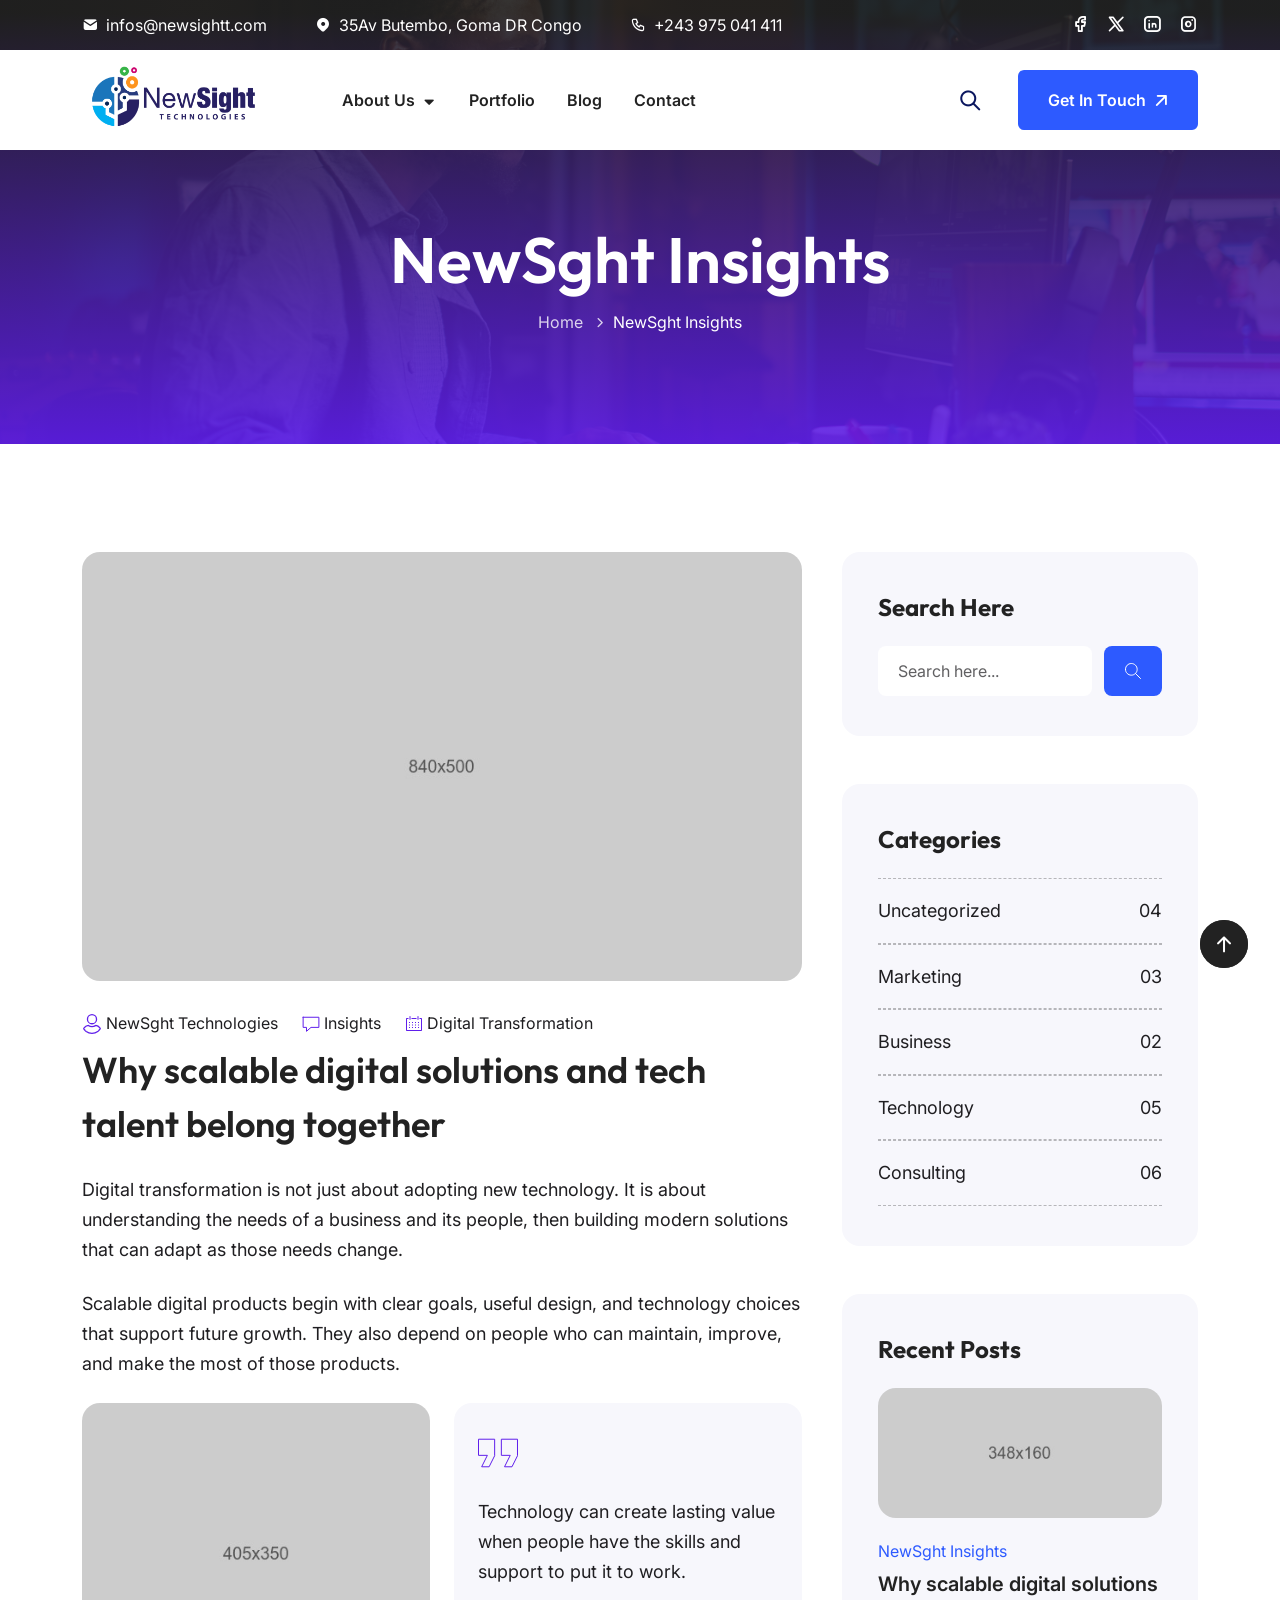
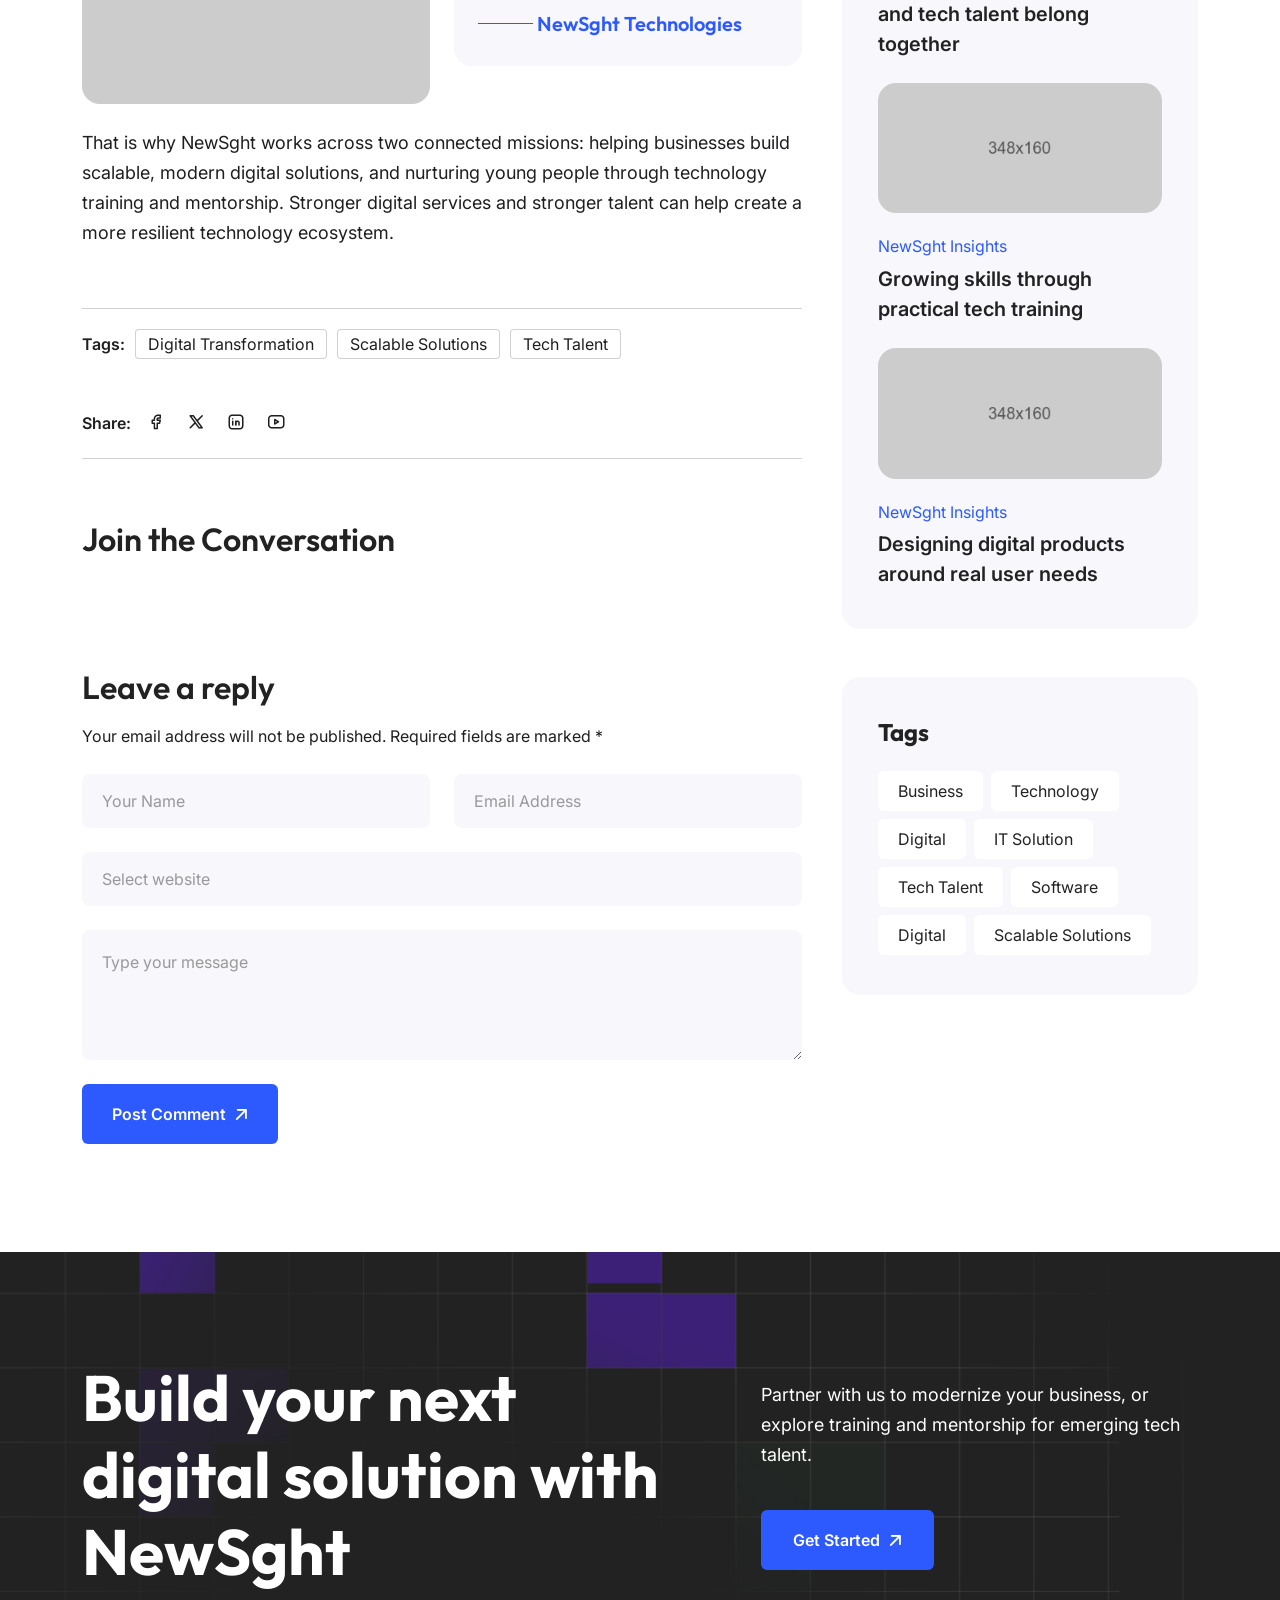
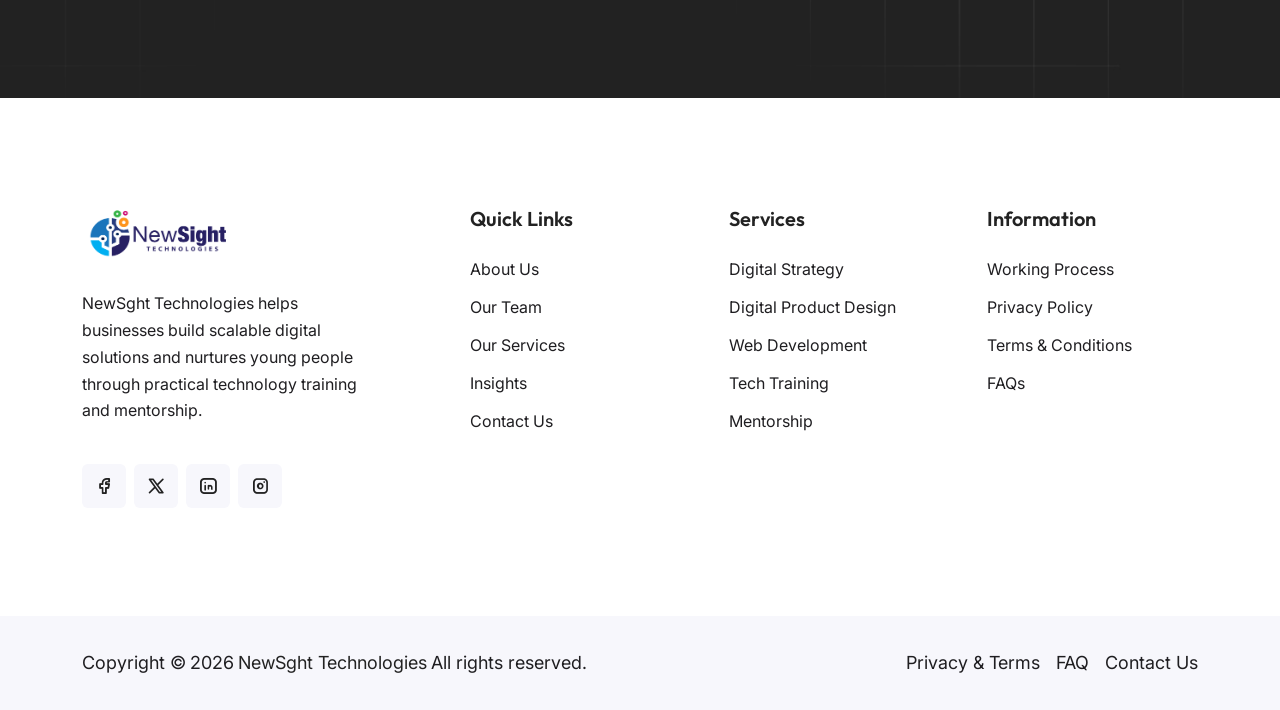
<file: blog-details.html>
<!DOCTYPE html>
<html lang="en">

<head>
   <meta charset="utf-8">
   <meta name="viewport" content="width=device-width, initial-scale=1">
   <meta name="description"
      content="Explore how NewSght Technologies connects scalable digital solutions with the growth of young tech talent.">

   <!-- Title & Favicon -->
   <title>Digital Solutions and Tech Talent | NewSght Technologies</title>
   <link rel="shortcut icon" href="assets/img/core-img/icon.png" type="image/x-icon">

   <!-- Stylesheet -->
   <link rel="stylesheet" href="assets/css/animate.css">
   <link rel="stylesheet" href="assets/css/tabler-icons.min.css">
   <link rel="stylesheet" href="assets/css/bootstrap.min.css">
   <link rel="stylesheet" href="assets/css/swiper-bundle.min.css">
   <link rel="stylesheet" href="style.css">
</head>

<body>
   <!-- Preloader -->


   <!-- Search Form Overlay -->
   <div class="search-bg-overlay" id="searchOverlay"></div>

   <!-- Search Form Popup -->
   <div class="search-form-popup">
      <h2 class="mb-4">How can I help you, Today?</h2>
      <button type="button" class="close-btn" id="searchClose" aria-label="Close">
         <i class="ti ti-x"></i>
      </button>
      <form class="search-form">
         <input type="search" class="form-control" placeholder="Search...">
         <button type="submit" class="btn btn-primary">
            <i class="ti ti-search"></i> Search
         </button>
      </form>
   </div>

   <!-- Header Area-->
   <header class="header-area style-two">
      <!-- Header Top -->
      <div class="header-top">
         <div class="container h-100 d-flex align-items-center justify-content-between">
            <!-- Left Side -->
            <div class="left-side d-flex align-items-center gap-4 gap-lg-5">
               <div class="d-flex align-items-center gap-2 text-white">
                  <i class="ti ti-mail-filled"></i>
                  <span class="d-none d-lg-block">infos@newsightt.com</span>
               </div>
               <div class="d-flex align-items-center gap-2 text-white">
                  <i class="ti ti-map-pin-filled"></i>
                  <span class="d-none d-lg-block">35Av Butembo, Goma DR Congo</span>
               </div>
               <div class="d-flex align-items-center gap-2 text-white">
                  <i class="ti ti-phone"></i>
                  <span class="d-none d-lg-block">+243 975 041 411</span>
               </div>
            </div>

            <!-- Right Side -->
            <div class="right-side">
               <div class="social-nav d-flex align-items-center gap-3">
                  <a
                     href="https://web.facebook.com/people/NewSight-Technologies/100063937869709/?mibextid=wwXIfr&rdid=kKK9k2VkdPqgcBkP&share_url=https%3A%2F%2Fweb.facebook.com%2Fshare%2F1G3HQUti5u%2F%3Fmibextid%3DwwXIfr%26ref%3D1%26_rdc%3D1%26_rdr">
                     <i class="ti ti-brand-facebook"></i>
                  </a>
                  <a href="https://x.com/newsighttech2?s=11">
                     <i class="ti ti-brand-x"></i>
                  </a>
                  <a href="https://www.linkedin.com/company/newsight-technologies-sarl/">
                     <i class="ti ti-brand-linkedin"></i>
                  </a>
                  <a href="https://www.instagram.com/newsight_tech?stkn=MW45aGwzYWlrajB5aw%3D%3D&utm_source=qr">
                     <i class="ti ti-brand-instagram"></i>
                  </a>
               </div>
            </div>
         </div>
      </div>

      <nav class="navbar navbar-expand-lg">
         <div class="container">
            <!-- Navbar Brand -->
            <a class="navbar-brand" href="index.html">
               <img src="assets/img/core-img/log.PNG" alt="" style="width: 180px; height: 78px;">
            </a>

            <!-- Navbar Toggler -->
            <button class="navbar-toggler" type="button" data-bs-toggle="collapse" data-bs-target="#softoraNav"
               aria-controls="softoraNav" aria-expanded="false" aria-label="Toggle navigation">
               <i class="ti ti-category"></i>
            </button>

            <!-- Navbar Nav -->
            <div class="collapse navbar-collapse justify-content-between" id="softoraNav">
               <ul class="navbar-nav navbar-nav-scroll">
                  <li class="softora-dd">
                     <!--<ul class="softora-dd-menu">
                        <li>
                           <a href="index.html">IT Service</a>
                        </li>
                        <li>
                           <a href="home-2.html">AI Agency</a>
                        </li>
                        <li>
                           <a href="home-3.html">Cyber Security</a>
                        </li>
                        <li>
                           <a href="home-4.html">Big Data Analytics</a>
                        </li>
                     </ul>-->
                  </li>
                  <li class="softora-dd">
                     <a href="#">About Us <i class="ti ti-caret-down-filled"></i></a>
                     <ul class="softora-dd-menu">
                        <li class="softora-dd">
                           <a href="about-us.html">About Us</a>
                        </li>
                        <li class="softora-dd">
                           <a href="service.html">Service</a>

                        </li>


                        <li>
                           <a href="faqs.html">FAQs</a>
                        </li>

                     </ul>
                  </li>
                  <li class="softora-dd">
                     <a href="portfolio-masonry.html">Portfolio</a>

                  </li>
                  <li class="softora-dd">
                     <a href="blog-grid.html">Blog</a>

                  </li>
                  <li class="softora-dd">
                     <a href="contact.html">Contact</a>
                  </li>
               </ul>

               <div class="d-flex align-items-center mt-4 mt-lg-0">
                  <!-- Search Button -->
                  <div class="header-search-btn" id="searchButton">
                     <button class="btn">
                        <i class="ti ti-search"></i>
                     </button>
                  </div>

                  <!-- Button -->
                  <a href="contact.html" class="btn btn-primary">
                     Get in Touch <i class="ti ti-arrow-up-right"></i>
                  </a>
               </div>
            </div>
         </div>
      </nav>
   </header>


   <!-- Breadcrumb Section -->
   <div class="breadcrumb-section bg-img" style="background-image: url('assets/img/bg-img/90.jpg');">
      <div class="container">
         <!-- Breadcrumb Content -->
         <div class="breadcrumb-content">
            <div class="divider"></div>
            <h2>NewSght Insights</h2>
            <ul class="list-unstyled">
               <li><a href="index.html">Home</a></li>
               <li>NewSght Insights</li>
            </ul>
         </div>
      </div>

      <!-- Divider -->
      <div class="divider"></div>
   </div>

   <!-- User Profile [SVG] -->
   <svg xmlns="http://www.w3.org/2000/svg" class="d-none">
      <symbol id="icon-user-profile" viewBox="0 0 20 20" fill="none">
         <path
            d="M10.001 0.650391C12.499 0.650391 14.5437 2.69437 14.5439 5.19238C14.5439 7.69056 12.4992 9.73535 10.001 9.73535C7.50299 9.73517 5.45898 7.69045 5.45898 5.19238C5.45919 2.69448 7.50308 0.650569 10.001 0.650391Z"
            stroke="#601FEB" stroke-width="1.3" />
         <path
            d="M6.2041 11.4083C6.22327 11.4045 6.26409 11.4086 6.30469 11.4269L6.34375 11.4493L6.34863 11.4523C7.41552 12.2397 8.68474 12.6455 9.99902 12.6456C11.2313 12.6456 12.4247 12.2892 13.4482 11.5958L13.6504 11.4523L13.6553 11.4493C13.6717 11.4374 13.7412 11.4077 13.8506 11.4171C15.3678 11.6303 16.7302 12.4459 17.6689 13.6915L17.8516 13.9474L17.8555 13.9523C18.0155 14.1834 18.152 14.4238 18.2607 14.671C18.1428 14.8748 18.0147 15.0722 17.8711 15.2697L17.7158 15.4767L17.708 15.4874C17.4915 15.7812 17.2481 16.0563 16.9902 16.3253L16.7285 16.5929C16.4317 16.8896 16.0922 17.1862 15.7559 17.4386C14.0785 18.6913 12.0607 19.3497 9.97656 19.3497C7.89732 19.3497 5.88498 18.6935 4.20996 17.4464C3.84577 17.1505 3.51261 16.8799 3.22559 16.5929L3.21875 16.5851L3.21094 16.5792L2.95215 16.3234C2.78377 16.1498 2.62475 15.9693 2.47168 15.7794L2.24609 15.4874L2.24316 15.4825L1.94434 15.0695C1.86428 14.9526 1.78843 14.8339 1.71875 14.7169C1.83566 14.4561 1.98209 14.1841 2.14258 13.9523L2.14355 13.9532L2.15137 13.9415C3.06835 12.5558 4.53571 11.6392 6.16504 11.4152L6.18457 11.4122L6.2041 11.4083Z"
            stroke="#601FEB" stroke-width="1.3" />
      </symbol>
   </svg>

   <!-- Message Box [SVG] -->
   <svg xmlns="http://www.w3.org/2000/svg" class="d-none">
      <symbol id="icon-message-box" viewBox="0 0 18 18" fill="none">
         <path d="M1.125 2.25H16.875V12.375H9L4.5 16.3125V12.375H1.125V2.25Z" stroke="#601FEB" stroke-linecap="round"
            stroke-linejoin="round" />
      </symbol>
   </svg>

   <!-- Calendar [SVG] -->
   <svg xmlns="http://www.w3.org/2000/svg" class="d-none">
      <symbol id="icon-calendar" viewBox="0 0 18 18" fill="none">
         <g clip-path="url(#clip0)">
            <path
               d="M16.1251 3H14.5001V4H16.0001V15H2.00013V4H3.50013V3H1.87513C1.75825 3.00195 1.6429 3.02691 1.53566 3.07345C1.42843 3.11999 1.33141 3.1872 1.25016 3.27125C1.1689 3.35529 1.105 3.45451 1.0621 3.56325C1.0192 3.67199 0.998142 3.78812 1.00013 3.905V15.095C0.998142 15.2119 1.0192 15.328 1.0621 15.4367C1.105 15.5455 1.1689 15.6447 1.25016 15.7288C1.33141 15.8128 1.42843 15.88 1.53566 15.9265C1.6429 15.9731 1.75825 15.998 1.87513 16H16.1251C16.242 15.998 16.3574 15.9731 16.4646 15.9265C16.5718 15.88 16.6688 15.8128 16.7501 15.7288C16.8314 15.6447 16.8953 15.5455 16.9382 15.4367C16.9811 15.328 17.0021 15.2119 17.0001 15.095V3.905C17.0021 3.78812 16.9811 3.67199 16.9382 3.56325C16.8953 3.45451 16.8314 3.35529 16.7501 3.27125C16.6688 3.1872 16.5718 3.11999 16.4646 3.07345C16.3574 3.02691 16.242 3.00195 16.1251 3Z"
               fill="#601FEB" />
            <path d="M4 7H5V8H4V7Z" fill="#601FEB" />
            <path d="M7 7H8V8H7V7Z" fill="#601FEB" />
            <path d="M10 7H11V8H10V7Z" fill="#601FEB" />
            <path d="M13 7H14V8H13V7Z" fill="#601FEB" />
            <path d="M4 9.5H5V10.5H4V9.5Z" fill="#601FEB" />
            <path d="M7 9.5H8V10.5H7V9.5Z" fill="#601FEB" />
            <path d="M10 9.5H11V10.5H10V9.5Z" fill="#601FEB" />
            <path d="M13 9.5H14V10.5H13V9.5Z" fill="#601FEB" />
            <path d="M4 12H5V13H4V12Z" fill="#601FEB" />
            <path d="M7 12H8V13H7V12Z" fill="#601FEB" />
            <path d="M10 12H11V13H10V12Z" fill="#601FEB" />
            <path d="M13 12H14V13H13V12Z" fill="#601FEB" />
            <path
               d="M5 5C5.13261 5 5.25979 4.94732 5.35355 4.85355C5.44732 4.75979 5.5 4.63261 5.5 4.5V1.5C5.5 1.36739 5.44732 1.24021 5.35355 1.14645C5.25979 1.05268 5.13261 1 5 1C4.86739 1 4.74021 1.05268 4.64645 1.14645C4.55268 1.24021 4.5 1.36739 4.5 1.5V4.5C4.5 4.63261 4.55268 4.75979 4.64645 4.85355C4.74021 4.94732 4.86739 5 5 5Z"
               fill="#601FEB" />
            <path
               d="M13 5C13.1326 5 13.2598 4.94732 13.3536 4.85355C13.4473 4.75979 13.5 4.63261 13.5 4.5V1.5C13.5 1.36739 13.4473 1.24021 13.3536 1.14645C13.2598 1.05268 13.1326 1 13 1C12.8674 1 12.7402 1.05268 12.6464 1.14645C12.5527 1.24021 12.5 1.36739 12.5 1.5V4.5C12.5 4.63261 12.5527 4.75979 12.6464 4.85355C12.7402 4.94732 12.8674 5 13 5Z"
               fill="#601FEB" />
            <path d="M6.5 3H11.5V4H6.5V3Z" fill="#601FEB" />
         </g>
         <defs>
            <clipPath id="clip0">
               <rect width="18" height="18" fill="white" />
            </clipPath>
         </defs>
      </symbol>
   </svg>

   <!-- Blog Section -->
   <div class="blog-section">
      <!-- Divider -->
      <div class="divider"></div>

      <div class="container">
         <div class="row g-5 g-md-4 g-xxl-5">
            <!-- Single Blog Content -->
            <div class="col-12 col-md-7 col-lg-8">
               <div class="pe-lg-3">
                  <!-- Single Blog Content -->
                  <div class="single-blog-content">
                     <div class="blog-card-two wow fadeInUp" data-wow-duration="1000ms" data-wow-delay="200ms">
                        <!-- Post Image -->
                        <div class="post-img">
                           <img src="assets/img/bg-img/117.jpg" alt="">
                        </div>

                        <!-- Post Body -->
                        <div class="post-body">
                           <!-- Blog Meta -->
                           <div class="blog-meta mb-2 flex-wrap d-flex align-items-center gap-4">
                              <a href="#">
                                 <svg width="20" height="20">
                                    <use xlink:href="#icon-user-profile"></use>
                                 </svg>
                                 NewSght Technologies
                              </a>
                              <a href="#">
                                 <svg width="18" height="18">
                                    <use xlink:href="#icon-message-box"></use>
                                 </svg>
                                 Insights
                              </a>
                              <a href="#">
                                 <svg width="18" height="18">
                                    <use xlink:href="#icon-calendar"></use>
                                 </svg>
                                 Digital Transformation
                              </a>
                           </div>

                           <!-- Post Title -->
                           <h3 class="post-title mb-4">Why scalable digital solutions and tech talent belong together
                           </h3>

                           <div class="d-flex flex-column gap-4">
                              <p>Digital transformation is not just about adopting new technology. It is about
                                 understanding the needs of a business and its people, then building modern solutions
                                 that can adapt as those needs change.</p>

                              <p>Scalable digital products begin with clear goals, useful design, and technology
                                 choices that support future growth. They also depend on people who can maintain,
                                 improve, and make the most of those products.</p>

                              <div class="d-flex flex-column gap-4">
                                 <div class="row g-4">
                                    <div class="col-12 col-lg-6">
                                       <img src="assets/img/bg-img/123.jpg" alt="">
                                    </div>

                                    <div class="col-12 col-lg-6">
                                       <!-- Blog Quote -->
                                       <div class="blog-quote">
                                          <svg xmlns="http://www.w3.org/2000/svg" width="40" height="40"
                                             viewBox="0 0 40 40" fill="none">
                                             <path
                                                d="M16.6426 6.21399V22.7384L11.1191 33.7853H3.66602L9.01855 23.0802L9.38086 22.3566H0.5V6.21399H16.6426Z"
                                                stroke="#601FEB" />
                                             <path
                                                d="M39.498 6.21399V22.7384L33.9746 33.7853H26.5215L31.874 23.0802L32.2363 22.3566H23.3555V6.21399H39.498Z"
                                                stroke="#601FEB" />
                                          </svg>
                                          <p>Technology can create lasting value when people have the skills and
                                             support to put it to work.</p>
                                          <h5 class="mb-0"><span class="small-line"></span> NewSght Technologies</h5>
                                       </div>
                                    </div>
                                 </div>
                              </div>

                              <p>That is why NewSght works across two connected missions: helping businesses build
                                 scalable, modern digital solutions, and nurturing young people through technology
                                 training and mentorship. Stronger digital services and stronger talent can help
                                 create a more resilient technology ecosystem.</p>
                           </div>
                        </div>
                     </div>
                  </div>

                  <div class="divider-sm"></div>

                  <!-- Tag & Share -->
                  <div class="tag-share-wrapper">
                     <ul class="list-unstyled tag-list">
                        <li>Tags:</li>
                        <li><a href="#">Digital Transformation</a></li>
                        <li><a href="#">Scalable Solutions</a></li>
                        <li><a href="#">Tech Talent</a></li>
                     </ul>

                     <ul class="list-unstyled share-list">
                        <li>Share:</li>
                        <li><a href="#"><i class="ti ti-brand-facebook"></i></a></li>
                        <li><a href="#"><i class="ti ti-brand-x"></i></a></li>
                        <li><a href="#"><i class="ti ti-brand-linkedin"></i></a></li>
                        <li><a href="#"><i class="ti ti-brand-youtube"></i></a></li>
                     </ul>
                  </div>

                  <div class="divider-sm"></div>

                  <!-- Comments -->
                  <div class="blog-comments">
                     <h2 class="mb-5">Join the Conversation</h2>

                     <!-- Sample comments removed until real comments are available.
                     <ul class="blog-comments-list">
                        <li class="single-comment">
                           <div class="d-flex gap-4">
                              <div class="comment-img">
                                 <img src="assets/img/bg-img/124.jpg" alt="">
                              </div>
                              <div class="comment-content">
                                 <div class="d-flex flex-wrap gap-3 justify-content-between align-items-center mb-2">
                                    <div>
                                       <p class="mb-1">Jan 28, 2025</p>
                                       <div class="mb-0 h4 fw-semibold">Mariya Dsuza</div>
                                    </div>
                                    <a href="#" class="btn btn-link">
                                       <svg xmlns="http://www.w3.org/2000/svg" width="20" height="20"
                                          viewBox="0 0 20 20" fill="none">
                                          <path
                                             d="M9.16927 16.6654L0.835938 9.9987L9.16927 3.33203V7.4987C13.7716 7.4987 17.5026 11.2297 17.5026 15.832C17.5026 16.0594 17.4935 16.2848 17.4756 16.5076C16.2197 14.1239 13.7176 12.4987 10.8359 12.4987H9.16927V16.6654Z"
                                             fill="#601FEB" />
                                       </svg> Reply
                                    </a>
                                 </div>
                                 <p class="mb-0">The third Monday of January is supposed to be the most depressing day
                                    of
                                    the year. Whether you believe that or not, the long nights, cold weather, and
                                    trying.
                                 </p>
                              </div>
                           </div>

                           <ul>
                              <li class="single-comment">
                                 <div class="d-flex gap-4">
                                    <div class="comment-img">
                                       <img src="assets/img/bg-img/125.jpg" alt="">
                                    </div>
                                    <div class="comment-content">
                                       <div
                                          class="d-flex flex-wrap gap-3 justify-content-between align-items-center mb-2">
                                          <div>
                                             <p class="mb-1">Jan 28, 2025</p>
                                             <div class="mb-0 h4 fw-semibold">Mariya Dsuza</div>
                                          </div>
                                          <a href="#" class="btn btn-link">
                                             <svg xmlns="http://www.w3.org/2000/svg" width="20" height="20"
                                                viewBox="0 0 20 20" fill="none">
                                                <path
                                                   d="M9.16927 16.6654L0.835938 9.9987L9.16927 3.33203V7.4987C13.7716 7.4987 17.5026 11.2297 17.5026 15.832C17.5026 16.0594 17.4935 16.2848 17.4756 16.5076C16.2197 14.1239 13.7176 12.4987 10.8359 12.4987H9.16927V16.6654Z"
                                                   fill="#601FEB" />
                                             </svg> Reply
                                          </a>
                                       </div>
                                       <p class="mb-0">The third Monday of January is supposed to be the most depressing
                                          day of
                                          the year. Whether you believe that or not, the long nights, cold weather, and
                                          trying.
                                       </p>
                                    </div>
                                 </div>
                              </li>
                           </ul>
                        </li>

                        <li class="single-comment">
                           <div class="d-flex gap-4">
                              <div class="comment-img">
                                 <img src="assets/img/bg-img/126.jpg" alt="">
                              </div>
                              <div class="comment-content">
                                 <div class="d-flex flex-wrap gap-3 justify-content-between align-items-center mb-2">
                                    <div>
                                       <p class="mb-1">Jan 28, 2025</p>
                                       <div class="mb-0 h4 fw-semibold">Mariya Dsuza</div>
                                    </div>
                                    <a href="#" class="btn btn-link">
                                       <svg xmlns="http://www.w3.org/2000/svg" width="20" height="20"
                                          viewBox="0 0 20 20" fill="none">
                                          <path
                                             d="M9.16927 16.6654L0.835938 9.9987L9.16927 3.33203V7.4987C13.7716 7.4987 17.5026 11.2297 17.5026 15.832C17.5026 16.0594 17.4935 16.2848 17.4756 16.5076C16.2197 14.1239 13.7176 12.4987 10.8359 12.4987H9.16927V16.6654Z"
                                             fill="#601FEB" />
                                       </svg> Reply
                                    </a>
                                 </div>
                                 <p class="mb-0">The third Monday of January is supposed to be the most depressing
                                    day of
                                    the year. Whether you believe that or not, the long nights, cold weather, and
                                    trying.
                                 </p>
                              </div>
                           </div>
                        </li>
                     </ul> -->
                  </div>

                  <div class="divider-sm"></div>

                  <!-- Comment Form -->
                  <div class="comment-form contact-form m-0 p-0">
                     <div class="mb-4">
                        <h2 class="mb-3">Leave a reply</h2>
                        <p class="mb-0">Your email address will not be published. Required fields are marked *</p>
                     </div>

                     <!-- Form -->
                     <form action="#" method="get">
                        <div class="row g-4">
                           <div class="col-12 col-lg-6">
                              <input type="text" class="form-control" placeholder="Your Name">
                           </div>
                           <div class="col-12 col-lg-6">
                              <input type="email" class="form-control" placeholder="Email Address">
                           </div>
                           <div class="col-12">
                              <input type="text" class="form-control" placeholder="Select website">
                           </div>
                           <div class="col-12">
                              <textarea class="form-control" rows="20" cols="30"
                                 placeholder="Type your message"></textarea>
                           </div>
                           <div class="col-12">
                              <button type="submit" class="btn btn-primary">Post Comment <i
                                    class="ti ti-arrow-up-right"></i></button>
                           </div>
                        </div>
                     </form>
                  </div>
               </div>
            </div>

            <div class="col-12 col-md-5 col-lg-4">
               <div class="d-flex flex-column gap-5">
                  <!-- Widget -->
                  <div class="blog-widget">
                     <h4 class="fw-bold mb-4">Search Here</h4>

                     <!-- Form -->
                     <form action="#" method="get">
                        <input type="search" placeholder="Search here..." class="form-control">
                        <button type="submit">
                           <svg xmlns="http://www.w3.org/2000/svg" width="20" height="20" viewBox="0 0 20 20"
                              fill="none">
                              <g clip-path="url(#clip0_1_17841)">
                                 <path
                                    d="M2.5 8.33333C2.5 9.09938 2.65088 9.85792 2.94404 10.5657C3.23719 11.2734 3.66687 11.9164 4.20854 12.4581C4.75022 12.9998 5.39328 13.4295 6.10101 13.7226C6.80875 14.0158 7.56729 14.1667 8.33333 14.1667C9.09938 14.1667 9.85792 14.0158 10.5657 13.7226C11.2734 13.4295 11.9164 12.9998 12.4581 12.4581C12.9998 11.9164 13.4295 11.2734 13.7226 10.5657C14.0158 9.85792 14.1667 9.09938 14.1667 8.33333C14.1667 7.56729 14.0158 6.80875 13.7226 6.10101C13.4295 5.39328 12.9998 4.75022 12.4581 4.20854C11.9164 3.66687 11.2734 3.23719 10.5657 2.94404C9.85792 2.65088 9.09938 2.5 8.33333 2.5C7.56729 2.5 6.80875 2.65088 6.10101 2.94404C5.39328 3.23719 4.75022 3.66687 4.20854 4.20854C3.66687 4.75022 3.23719 5.39328 2.94404 6.10101C2.65088 6.80875 2.5 7.56729 2.5 8.33333Z"
                                    stroke="white" stroke-linecap="round" stroke-linejoin="round" />
                                 <path d="M17.5 17.5L12.5 12.5" stroke="white" stroke-linecap="round"
                                    stroke-linejoin="round" />
                              </g>
                              <defs>
                                 <clipPath id="clip0_1_17841">
                                    <rect width="20" height="20" fill="white" />
                                 </clipPath>
                              </defs>
                           </svg>
                        </button>
                     </form>
                  </div>

                  <!-- Widget -->
                  <div class="blog-widget">
                     <h4 class="fw-bold mb-4">Categories</h4>

                     <ul class="blog-list style-two">
                        <li>
                           <a href="blog-grid.html">
                              Uncategorized
                              <span>04</span>
                           </a>
                        </li>
                        <li>
                           <a href="blog-grid.html">
                              Marketing
                              <span>03</span>
                           </a>
                        </li>
                        <li>
                           <a href="blog-grid.html">
                              Business
                              <span>02</span>
                           </a>
                        </li>
                        <li>
                           <a href="blog-grid.html">
                              Technology
                              <span>05</span>
                           </a>
                        </li>
                        <li>
                           <a href="blog-grid.html">
                              Consulting
                              <span>06</span>
                           </a>
                        </li>
                     </ul>
                  </div>

                  <!-- Widget -->
                  <div class="blog-widget">
                     <h4 class="fw-bold mb-4">Recent Posts</h4>

                     <div class="d-flex flex-column gap-4">

                        <!-- Widget Blog Post -->
                        <div class="widget-blog-post">
                           <div class="blog-thumbnail">
                              <img src="assets/img/bg-img/122.jpg" alt="">
                           </div>
                           <div class="blog-content">
                              <p class="mb-1 text-primary">NewSght Insights</p>
                              <a href="blog-details.html">Why scalable digital solutions and tech talent belong
                                 together</a>
                           </div>
                        </div>

                        <!-- Widget Blog Post -->
                        <div class="widget-blog-post">
                           <div class="blog-thumbnail">
                              <img src="assets/img/bg-img/121.jpg" alt="">
                           </div>
                           <div class="blog-content">
                              <p class="mb-1 text-primary">NewSght Insights</p>
                              <a href="blog-details.html">Growing skills through practical tech training</a>
                           </div>
                        </div>

                        <!-- Widget Blog Post -->
                        <div class="widget-blog-post">
                           <div class="blog-thumbnail">
                              <img src="assets/img/bg-img/120.jpg" alt="">
                           </div>
                           <div class="blog-content">
                              <p class="mb-1 text-primary">NewSght Insights</p>
                              <a href="blog-details.html">Designing digital products around real user needs</a>
                           </div>
                        </div>

                     </div>
                  </div>

                  <!-- Widget -->
                  <div class="blog-widget">
                     <h4 class="fw-bold mb-4">Tags</h4>

                     <ul class="tag-list list-unstyled">
                        <li><a href="#">Business</a></li>
                        <li><a href="#">Technology</a></li>
                        <li><a href="#">Digital</a></li>
                        <li><a href="#">IT Solution</a></li>
                        <li><a href="#">Tech Talent</a></li>
                        <li><a href="#">Software</a></li>
                        <li><a href="#">Digital</a></li>
                        <li><a href="#">Scalable Solutions</a></li>
                     </ul>
                  </div>
               </div>
            </div>
         </div>
      </div>

      <!-- Divider -->
      <div class="divider"></div>
   </div>

   <!-- CTA Wrapper -->
   <div class="cta-wrapper bg-img" style="background-image: url(assets/img/core-img/grid.jpg)">
      <!-- Divider -->
      <div class="divider"></div>

      <div class="container">
         <div class="row g-4 g-xl-5 align-items-center">
            <div class="col-12 col-lg-6 col-xl-7">
               <h2 class="mb-0 wow fadeInUp" data-wow-duration="1000ms" data-wow-delay="400ms">Build your next
                  digital solution with NewSght</h2>
            </div>

            <div class="col-12 col-lg-6 col-xl-5">
               <p class="wow fadeInUp" data-wow-duration="1000ms" data-wow-delay="600ms">Partner with us to
                  modernize your business, or explore training and mentorship for emerging tech talent.</p>
               <a href="contact.html" class="btn btn-primary btn-hover-border wow fadeInUp" data-wow-duration="1000ms"
                  data-wow-delay="800ms">Get Started <i class="ti ti-arrow-up-right"></i></a>
            </div>
         </div>
      </div>

      <!-- Divider -->
      <div class="divider"></div>
   </div>

   <!-- Footer -->
   <footer class="footer-wrapper">
      <!-- Divider -->
      <div class="divider"></div>

      <div class="container">
         <div class="row g-5">
            <!-- Footer Card -->
            <div class="col-12 col-sm-6 col-lg-4">
               <div class="footer-card pe-lg-5">
                  <a href="#" class="d-block mb-4">
                     <img src="assets/img/core-img/log.PNG" alt="" style="width: 150px; height: 60px;">
                  </a>
                  <p class="mb-0">NewSght Technologies helps businesses build scalable digital solutions and
                     nurtures young people through practical technology training and mentorship.</p>

                  <!-- Social Nav -->
                  <div class="social-nav">
                     <a
                        href="https://web.facebook.com/people/NewSight-Technologies/100063937869709/?mibextid=wwXIfr&rdid=kKK9k2VkdPqgcBkP&share_url=https%3A%2F%2Fweb.facebook.com%2Fshare%2F1G3HQUti5u%2F%3Fmibextid%3DwwXIfr%26ref%3D1%26_rdc%3D1%26_rdr">
                        <i class="ti ti-brand-facebook"></i>
                     </a>
                     <a href="https://x.com/newsighttech2?s=11">
                        <i class="ti ti-brand-x"></i>
                     </a>
                     <a href="https://www.linkedin.com/company/newsight-technologies-sarl/">
                        <i class="ti ti-brand-linkedin"></i>
                     </a>
                     <a href="https://www.instagram.com/newsight_tech?stkn=MW45aGwzYWlrajB5aw%3D%3D&utm_source=qr">
                        <i class="ti ti-brand-instagram"></i>
                     </a>
                  </div>
               </div>
            </div>
            <!-- Footer Card -->
            <div class="col-12 col-sm-6 col-lg">
               <div class="footer-card">
                  <h5 class="mb-4">Quick Links</h5>

                  <!-- Footer Nav -->
                  <ul class="footer-nav">
                     <li><a href="about-us.html">About Us</a></li>
                     <li><a href="team.html">Our Team</a></li>
                     <li><a href="service.html">Our Services</a></li>
                     <li><a href="blog-grid.html">Insights</a></li>
                     <li><a href="contact.html">Contact Us</a></li>
                  </ul>
               </div>
            </div>

            <!-- Footer Card -->
            <div class="col-12 col-sm-6 col-lg">
               <div class="footer-card">
                  <h5 class="mb-4">Services</h5>

                  <!-- Footer Nav -->
                  <ul class="footer-nav">
                     <li><a href="service.html">Digital Strategy</a></li>
                     <li><a href="service.html">Digital Product Design</a></li>
                     <li><a href="service.html">Web Development</a></li>
                     <li><a href="service.html">Tech Training</a></li>
                     <li><a href="service.html">Mentorship</a></li>
                  </ul>
               </div>
            </div>

            <!-- Footer Card -->
            <div class="col-12 col-sm-6 col-lg">
               <div class="footer-card">
                  <h5 class="mb-4">Information</h5>

                  <!-- Footer Nav -->
                  <ul class="footer-nav">
                     <li><a href="#">Working Process</a></li>
                     <li><a href="#">Privacy Policy</a></li>
                     <li><a href="#">Terms &amp; Conditions</a></li>
                     <li><a href="faqs.html">FAQs</a></li>
                  </ul>
               </div>
            </div>
         </div>
      </div>

      <!-- Divider -->
      <div class="divider"></div>

      <!-- Copyright Wrapper -->
      <div class="copyright-wrapper">
         <div class="container">
            <div class="row align-items-center">
               <!-- Copyright -->
               <div class="col-12 col-md-6">
                  <p class="mb-3 mb-md-0 copyright">Copyright © <span id="year">2026</span> <a href="index.html">NewSght
                        Technologies</a>
                     All
                     rights
                     reserved.</p>
               </div>

               <!-- Footer Bottom Nav -->
               <div class="col-12 col-md-6">
                  <div class="footer-bottom-nav">
                     <a href="#">Privacy &amp; Terms</a>
                     <a href="#">FAQ</a>
                     <a href="#">Contact Us</a>
                  </div>
               </div>
            </div>
         </div>
      </div>
   </footer>

   <!-- Scroll To Top -->
   <button id="scrollTopButton" class="softora-scrolltop scrolltop-hide">
      <i class="ti ti-arrow-up"></i>
   </button>

   <!-- All JavaScript Files-->
   <script src="assets/js/bootstrap.bundle.min.js"></script>
   <script src="assets/js/slideToggle.min.js"></script>
   <script src="assets/js/swiper-bundle.min.js"></script>
   <script src="assets/js/jarallax.min.js"></script>
   <script src="assets/js/index.js"></script>
   <script src="assets/js/imagesloaded.pkgd.min.js"></script>
   <script src="assets/js/isotope.pkgd.min.js"></script>
   <script src="assets/js/wow.min.js"></script>
   <script src="assets/js/active.js"></script>

</body>

</html>
</file>
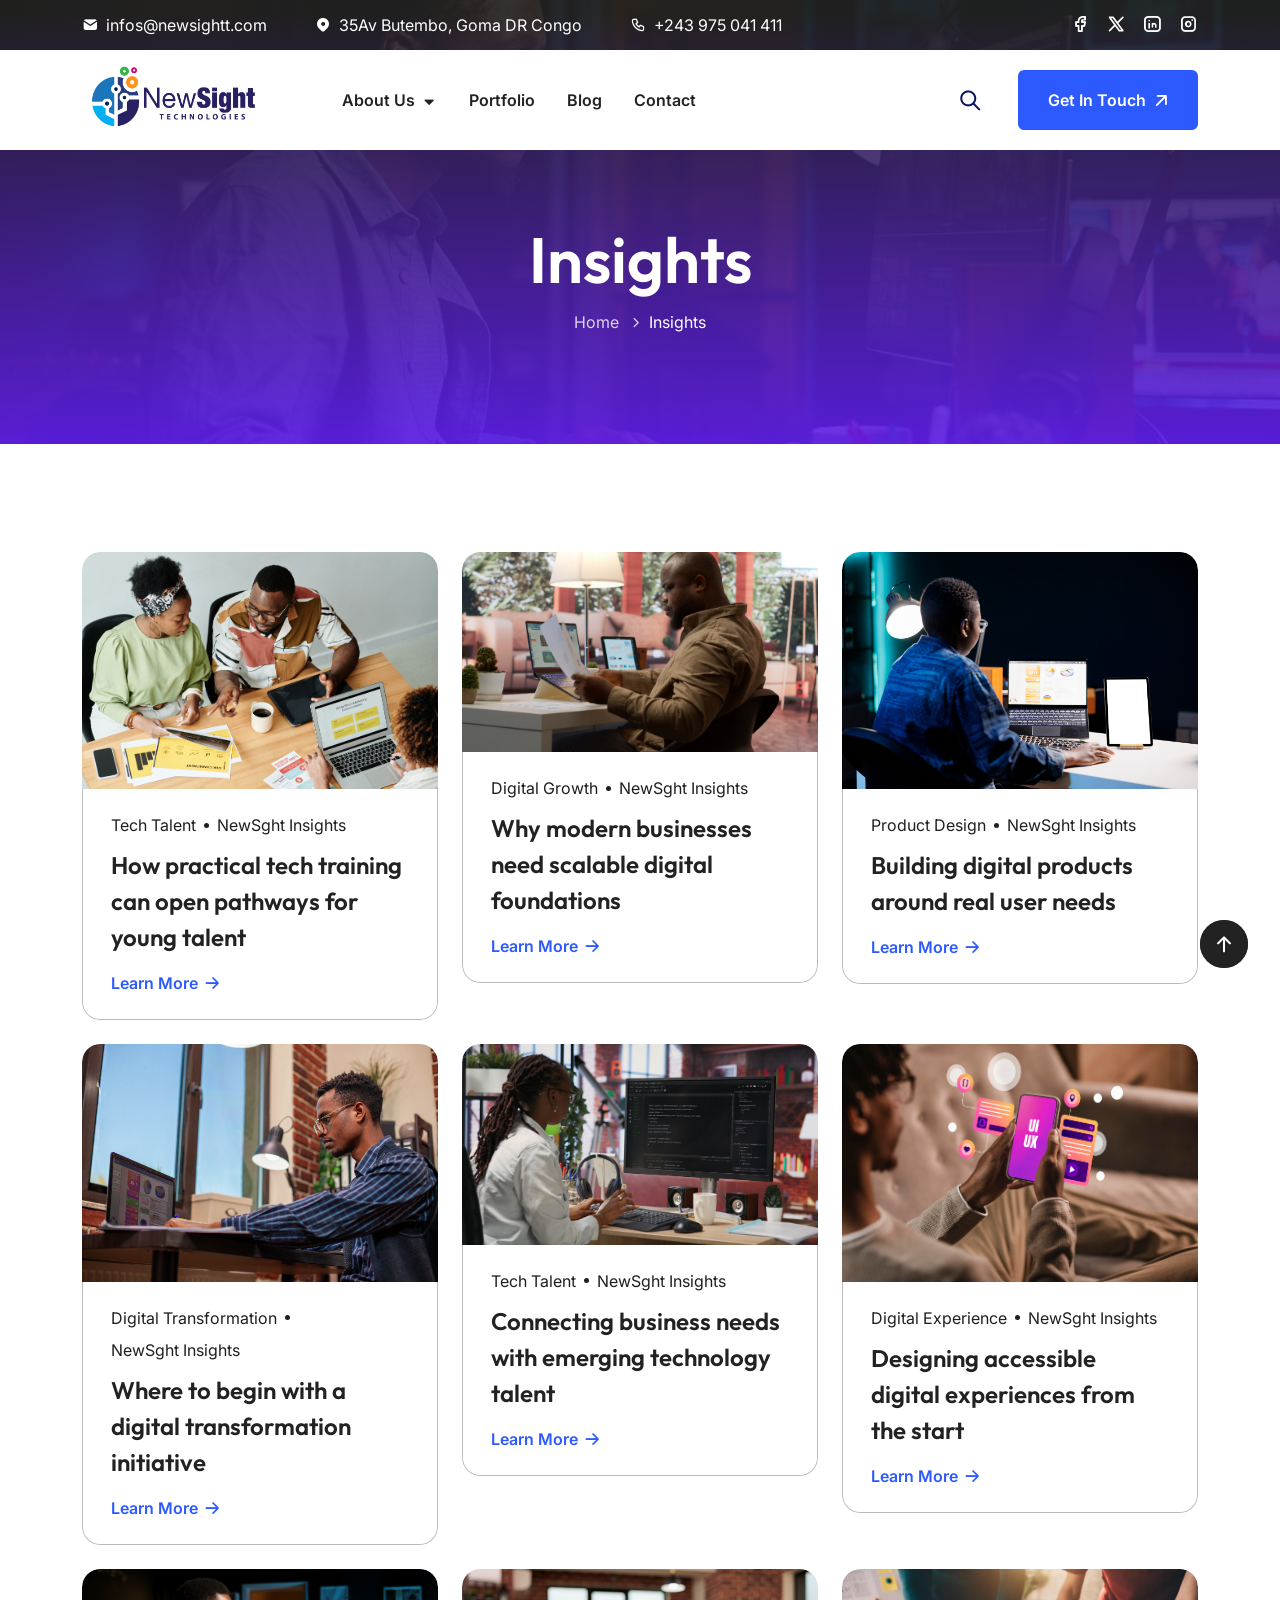
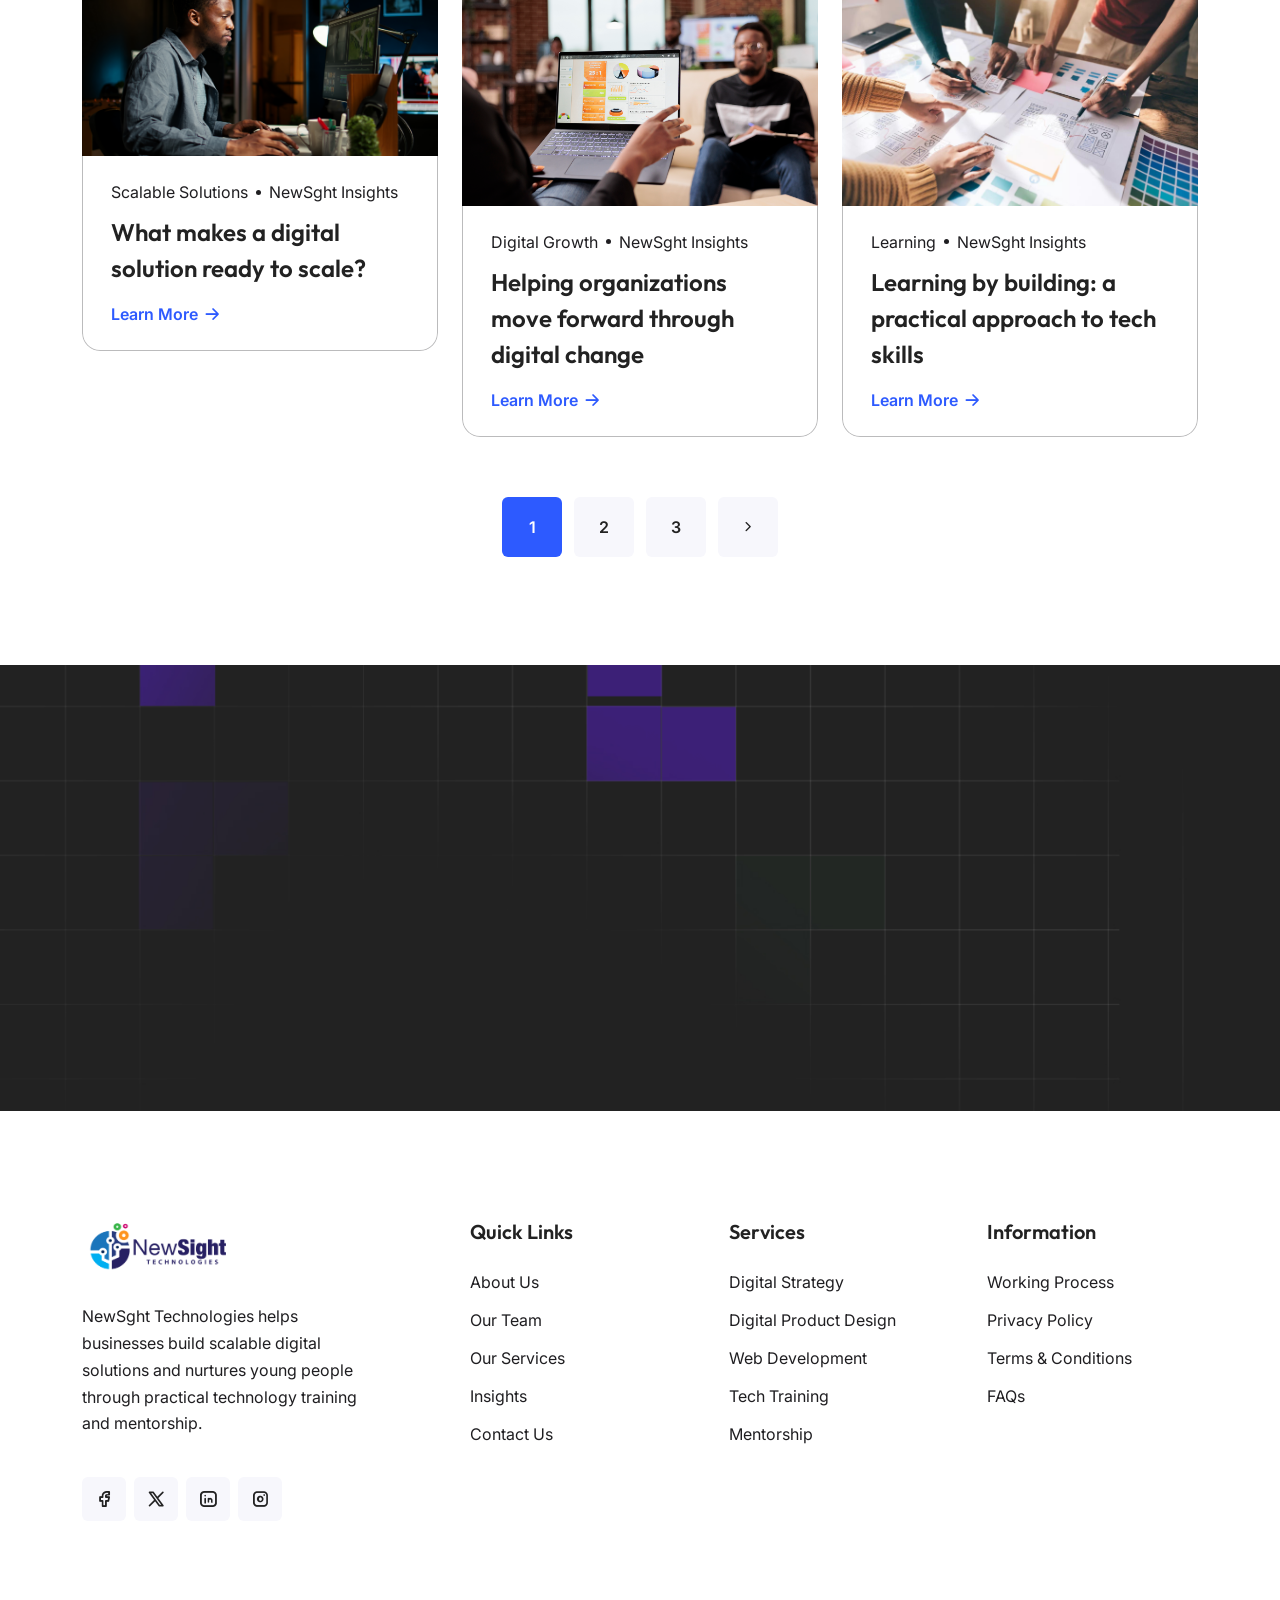
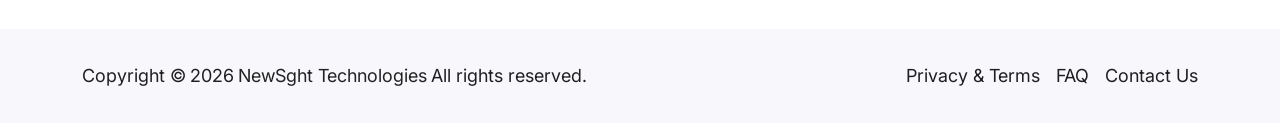
<file: blog-grid.html>
<!DOCTYPE html>
<html lang="en">

<head>
   <meta charset="utf-8">
   <meta name="viewport" content="width=device-width, initial-scale=1">
   <meta name="description"
      content="Insights from NewSght Technologies on digital transformation, scalable solutions, and tech talent development.">

   <!-- Title & Favicon -->
   <title>Insights | NewSght Technologies</title>
   <link rel="shortcut icon" href="assets/img/core-img/icon.png" type="image/x-icon">

   <!-- Stylesheet -->
   <link rel="stylesheet" href="assets/css/animate.css">
   <link rel="stylesheet" href="assets/css/tabler-icons.min.css">
   <link rel="stylesheet" href="assets/css/bootstrap.min.css">
   <link rel="stylesheet" href="assets/css/swiper-bundle.min.css">
   <link rel="stylesheet" href="style.css">
</head>

<body>
   <!-- Preloader -->


   <!-- Search Form Overlay -->
   <div class="search-bg-overlay" id="searchOverlay"></div>

   <!-- Search Form Popup -->
   <div class="search-form-popup">
      <h2 class="mb-4">How can I help you, Today?</h2>
      <button type="button" class="close-btn" id="searchClose" aria-label="Close">
         <i class="ti ti-x"></i>
      </button>
      <form class="search-form">
         <input type="search" class="form-control" placeholder="Search...">
         <button type="submit" class="btn btn-primary">
            <i class="ti ti-search"></i> Search
         </button>
      </form>
   </div>

   <!-- Header Area-->
   <header class="header-area style-two">
      <!-- Header Top -->
      <div class="header-top">
         <div class="container h-100 d-flex align-items-center justify-content-between">
            <!-- Left Side -->
            <div class="left-side d-flex align-items-center gap-4 gap-lg-5">
               <div class="d-flex align-items-center gap-2 text-white">
                  <i class="ti ti-mail-filled"></i>
                  <span class="d-none d-lg-block">infos@newsightt.com</span>
               </div>
               <div class="d-flex align-items-center gap-2 text-white">
                  <i class="ti ti-map-pin-filled"></i>
                  <span class="d-none d-lg-block">35Av Butembo, Goma DR Congo</span>
               </div>
               <div class="d-flex align-items-center gap-2 text-white">
                  <i class="ti ti-phone"></i>
                  <span class="d-none d-lg-block">+243 975 041 411</span>
               </div>
            </div>

            <!-- Right Side -->
            <div class="right-side">
               <div class="social-nav d-flex align-items-center gap-3">
                  <a
                     href="https://web.facebook.com/people/NewSight-Technologies/100063937869709/?mibextid=wwXIfr&rdid=kKK9k2VkdPqgcBkP&share_url=https%3A%2F%2Fweb.facebook.com%2Fshare%2F1G3HQUti5u%2F%3Fmibextid%3DwwXIfr%26ref%3D1%26_rdc%3D1%26_rdr">
                     <i class="ti ti-brand-facebook"></i>
                  </a>
                  <a href="https://x.com/newsighttech2?s=11">
                     <i class="ti ti-brand-x"></i>
                  </a>
                  <a href="https://www.linkedin.com/company/newsight-technologies-sarl/">
                     <i class="ti ti-brand-linkedin"></i>
                  </a>
                  <a href="https://www.instagram.com/newsight_tech?stkn=MW45aGwzYWlrajB5aw%3D%3D&utm_source=qr">
                     <i class="ti ti-brand-instagram"></i>
                  </a>
               </div>
            </div>
         </div>
      </div>

      <nav class="navbar navbar-expand-lg">
         <div class="container">
            <!-- Navbar Brand -->
            <a class="navbar-brand" href="index.html">
               <img src="assets/img/core-img/log.PNG" alt="" style="width: 180px; height: 78px;">
            </a>

            <!-- Navbar Toggler -->
            <button class="navbar-toggler" type="button" data-bs-toggle="collapse" data-bs-target="#softoraNav"
               aria-controls="softoraNav" aria-expanded="false" aria-label="Toggle navigation">
               <i class="ti ti-category"></i>
            </button>

            <!-- Navbar Nav -->
            <div class="collapse navbar-collapse justify-content-between" id="softoraNav">
               <ul class="navbar-nav navbar-nav-scroll">
                  <li class="softora-dd">

                     <!--<ul class="softora-dd-menu">
                        <li>
                           <a href="index.html">IT Service</a>
                        </li>
                        <li>
                           <a href="home-2.html">AI Agency</a>
                        </li>
                        <li>
                           <a href="home-3.html">Cyber Security</a>
                        </li>
                        <li>
                           <a href="home-4.html">Big Data Analytics</a>
                        </li>
                     </ul>-->
                  </li>
                  <li class="softora-dd">
                     <a href="#">About Us <i class="ti ti-caret-down-filled"></i></a>
                     <ul class="softora-dd-menu">
                        <li class="softora-dd">
                           <a href="about-us.html">About Us</a>
                        </li>
                        <li class="softora-dd">
                           <a href="service.html">Service </a>

                        </li>
                        <li>
                           <a href="faqs.html">FAQs</a>
                        </li>

                     </ul>
                  </li>
                  <li class="softora-dd">
                     <a href="portfolio-masonry.html">Portfolio</a>

                  </li>
                  <li class="softora-dd">
                     <a href="blog-grid.html">Blog</a>

                  </li>
                  <li class="softora-dd">
                     <a href="contact.html">Contact</a>
                  </li>
               </ul>

               <div class="d-flex align-items-center mt-4 mt-lg-0">
                  <!-- Search Button -->
                  <div class="header-search-btn" id="searchButton">
                     <button class="btn">
                        <i class="ti ti-search"></i>
                     </button>
                  </div>

                  <!-- Button -->
                  <a href="contact.html" class="btn btn-primary">
                     Get in Touch <i class="ti ti-arrow-up-right"></i>
                  </a>
               </div>
            </div>
         </div>
      </nav>
   </header>

   <!-- Breadcrumb Section -->
   <div class="breadcrumb-section bg-img" style="background-image: url('assets/img/bg-img/90.jpg');">
      <div class="container">
         <!-- Breadcrumb Content -->
         <div class="breadcrumb-content">
            <div class="divider"></div>
            <h2>Insights</h2>
            <ul class="list-unstyled">
               <li><a href="index.html">Home</a></li>
               <li>Insights</li>
            </ul>
         </div>
      </div>

      <!-- Divider -->
      <div class="divider"></div>
   </div>

   <!-- Blog Section -->
   <div class="blog-section bg-white">
      <!-- Divider -->
      <div class="divider"></div>

      <div class="container">
         <div class="row g-4 g-xxl-5 justify-content-center">

            <!-- Blog Card -->
            <div class="col-12 col-sm-6 col-lg-4">
               <div class="blog-card wow fadeInUp" data-wow-duration="1000ms" data-wow-delay="400ms">
                  <!-- Post Image -->
                  <div class="post-img">
                     <img src="assets/img/bg-img/1.jpg" alt="">
                  </div>
                  <!-- Post Body -->
                  <div class="post-body">
                     <div class="blog-meta flex-wrap d-flex align-items-center gap-2">
                        <a href="#">Tech Talent</a>
                        <div class="dot"></div>
                        <a href="#">NewSght Insights</a>
                     </div>
                     <a class="post-title h4" href="blog-details.html">How practical tech training can open pathways for
                        young talent</a>
                     <a class="read-more-btn" href="#">Learn More <i class="ti ti-arrow-right"></i></a>
                  </div>
               </div>
            </div>

            <!-- Blog Card -->
            <div class="col-12 col-sm-6 col-lg-4">
               <div class="blog-card wow fadeInUp" data-wow-duration="1000ms" data-wow-delay="600ms">
                  <!-- Post Image -->
                  <div class="post-img">
                     <img src="assets/img/bg-img/2.jpg" alt="">
                  </div>
                  <!-- Post Body -->
                  <div class="post-body">
                     <div class="blog-meta flex-wrap d-flex align-items-center gap-2">
                        <a href="#">Digital Growth</a>
                        <div class="dot"></div>
                        <a href="#">NewSght Insights</a>
                     </div>
                     <a class="post-title h4" href="blog-details.html">Why modern businesses need scalable digital
                        foundations</a>
                     <a class="read-more-btn" href="#">Learn More <i class="ti ti-arrow-right"></i></a>
                  </div>
               </div>
            </div>

            <!-- Blog Card -->
            <div class="col-12 col-sm-6 col-lg-4">
               <div class="blog-card wow fadeInUp" data-wow-duration="1000ms" data-wow-delay="800ms">
                  <!-- Post Image -->
                  <div class="post-img">
                     <img src="assets/img/bg-img/3.jpg" alt="">
                  </div>
                  <!-- Post Body -->
                  <div class="post-body">
                     <div class="blog-meta flex-wrap d-flex align-items-center gap-2">
                        <a href="#">Product Design</a>
                        <div class="dot"></div>
                        <a href="#">NewSght Insights</a>
                     </div>
                     <a class="post-title h4" href="blog-details.html">Building digital products around real user
                        needs</a>
                     <a class="read-more-btn" href="#">Learn More <i class="ti ti-arrow-right"></i></a>
                  </div>
               </div>
            </div>

            <!-- Blog Card -->
            <div class="col-12 col-sm-6 col-lg-4">
               <div class="blog-card wow fadeInUp" data-wow-duration="1000ms" data-wow-delay="400ms">
                  <!-- Post Image -->
                  <div class="post-img">
                     <img src="assets/img/bg-img/4.jpg" alt="">
                  </div>
                  <!-- Post Body -->
                  <div class="post-body">
                     <div class="blog-meta flex-wrap d-flex align-items-center gap-2">
                        <a href="#">Digital Transformation</a>
                        <div class="dot"></div>
                        <a href="#">NewSght Insights</a>
                     </div>
                     <a class="post-title h4" href="blog-details.html">Where to begin with a digital transformation
                        initiative</a>
                     <a class="read-more-btn" href="#">Learn More <i class="ti ti-arrow-right"></i></a>
                  </div>
               </div>
            </div>

            <!-- Blog Card -->
            <div class="col-12 col-sm-6 col-lg-4">
               <div class="blog-card wow fadeInUp" data-wow-duration="1000ms" data-wow-delay="600ms">
                  <!-- Post Image -->
                  <div class="post-img">
                     <img src="assets/img/bg-img/5.jpg" alt="">
                  </div>
                  <!-- Post Body -->
                  <div class="post-body">
                     <div class="blog-meta flex-wrap d-flex align-items-center gap-2">
                        <a href="#">Tech Talent</a>
                        <div class="dot"></div>
                        <a href="#">NewSght Insights</a>
                     </div>
                     <a class="post-title h4" href="blog-details.html">Connecting business needs with emerging
                        technology talent</a>
                     <a class="read-more-btn" href="#">Learn More <i class="ti ti-arrow-right"></i></a>
                  </div>
               </div>
            </div>

            <!-- Blog Card -->
            <div class="col-12 col-sm-6 col-lg-4">
               <div class="blog-card wow fadeInUp" data-wow-duration="1000ms" data-wow-delay="800ms">
                  <!-- Post Image -->
                  <div class="post-img">
                     <img src="assets/img/bg-img/6.jpg" alt="">
                  </div>
                  <!-- Post Body -->
                  <div class="post-body">
                     <div class="blog-meta flex-wrap d-flex align-items-center gap-2">
                        <a href="#">Digital Experience</a>
                        <div class="dot"></div>
                        <a href="#">NewSght Insights</a>
                     </div>
                     <a class="post-title h4" href="blog-details.html">Designing accessible digital experiences from the
                        start</a>
                     <a class="read-more-btn" href="#">Learn More <i class="ti ti-arrow-right"></i></a>
                  </div>
               </div>
            </div>

            <!-- Blog Card -->
            <div class="col-12 col-sm-6 col-lg-4">
               <div class="blog-card wow fadeInUp" data-wow-duration="1000ms" data-wow-delay="400ms">
                  <!-- Post Image -->
                  <div class="post-img">
                     <img src="assets/img/bg-img/7.jpg" alt="">
                  </div>
                  <!-- Post Body -->
                  <div class="post-body">
                     <div class="blog-meta flex-wrap d-flex align-items-center gap-2">
                        <a href="#">Scalable Solutions</a>
                        <div class="dot"></div>
                        <a href="#">NewSght Insights</a>
                     </div>
                     <a class="post-title h4" href="blog-details.html">What makes a digital solution ready to scale?</a>
                     <a class="read-more-btn" href="#">Learn More <i class="ti ti-arrow-right"></i></a>
                  </div>
               </div>
            </div>

            <!-- Blog Card -->
            <div class="col-12 col-sm-6 col-lg-4">
               <div class="blog-card wow fadeInUp" data-wow-duration="1000ms" data-wow-delay="600ms">
                  <!-- Post Image -->
                  <div class="post-img">
                     <img src="assets/img/bg-img/Mark.jpg" alt="">
                  </div>
                  <!-- Post Body -->
                  <div class="post-body">
                     <div class="blog-meta flex-wrap d-flex align-items-center gap-2">
                        <a href="#">Digital Growth</a>
                        <div class="dot"></div>
                        <a href="#">NewSght Insights</a>
                     </div>
                     <a class="post-title h4" href="blog-details.html">Helping organizations move forward through
                        digital change</a>
                     <a class="read-more-btn" href="#">Learn More <i class="ti ti-arrow-right"></i></a>
                  </div>
               </div>
            </div>

            <!-- Blog Card -->
            <div class="col-12 col-sm-6 col-lg-4">
               <div class="blog-card wow fadeInUp" data-wow-duration="1000ms" data-wow-delay="800ms">
                  <!-- Post Image -->
                  <div class="post-img">
                     <img src="assets/img/bg-img/14.jpg" alt="">
                  </div>
                  <!-- Post Body -->
                  <div class="post-body">
                     <div class="blog-meta flex-wrap d-flex align-items-center gap-2">
                        <a href="#">Learning</a>
                        <div class="dot"></div>
                        <a href="#">NewSght Insights</a>
                     </div>
                     <a class="post-title h4" href="blog-details.html">Learning by building: a practical approach to
                        tech skills</a>
                     <a class="read-more-btn" href="#">Learn More <i class="ti ti-arrow-right"></i></a>
                  </div>
               </div>
            </div>

         </div>
      </div>

      <div class="divider-sm"></div>

      <!-- Pagination -->
      <div class="container">
         <ul class="softora-pagination list-unstyled">
            <li class="active"><a class="magnet-link" href="#">1</a></li>
            <li><a class="magnet-link" href="#">2</a></li>
            <li><a class="magnet-link" href="#">3</a></li>
            <li><a class="magnet-link" href="#"><i class="ti ti-chevron-right"></i></a></li>
         </ul>
      </div>

      <!-- Divider -->
      <div class="divider"></div>
   </div>

   <!-- CTA Wrapper -->
   <div class="cta-wrapper bg-img" style="background-image: url(assets/img/core-img/grid.jpg)">
      <!-- Divider -->
      <div class="divider"></div>

      <div class="container">
         <div class="row g-4 g-xl-5 align-items-center">
            <div class="col-12 col-lg-6 col-xl-7">
               <h2 class="mb-0 wow fadeInUp" data-wow-duration="1000ms" data-wow-delay="400ms">Build your next
                  digital solution with NewSght</h2>
            </div>

            <div class="col-12 col-lg-6 col-xl-5">
               <p class="wow fadeInUp" data-wow-duration="1000ms" data-wow-delay="600ms">Partner with us to
                  modernize your business, or explore training and mentorship for emerging tech talent.</p>
               <a href="contact.html" class="btn btn-primary btn-hover-border wow fadeInUp" data-wow-duration="1000ms"
                  data-wow-delay="800ms">Get Started <i class="ti ti-arrow-up-right"></i></a>
            </div>
         </div>
      </div>

      <!-- Divider -->
      <div class="divider"></div>
   </div>

   <!-- Footer -->
   <footer class="footer-wrapper">
      <!-- Divider -->
      <div class="divider"></div>

      <div class="container">
         <div class="row g-5">
            <!-- Footer Card -->
            <div class="col-12 col-sm-6 col-lg-4">
               <div class="footer-card pe-lg-5">
                  <a href="#" class="d-block mb-4">
                     <img src="assets/img/core-img/log.PNG" alt="" style="width: 150px; height: 60px;">
                  </a>
                  <p class="mb-0">NewSght Technologies helps businesses build scalable digital solutions and
                     nurtures young people through practical technology training and mentorship.</p>

                  <!-- Social Nav -->
                  <div class="social-nav">
                     <a
                        href="https://web.facebook.com/people/NewSight-Technologies/100063937869709/?mibextid=wwXIfr&rdid=kKK9k2VkdPqgcBkP&share_url=https%3A%2F%2Fweb.facebook.com%2Fshare%2F1G3HQUti5u%2F%3Fmibextid%3DwwXIfr%26ref%3D1%26_rdc%3D1%26_rdr">
                        <i class="ti ti-brand-facebook"></i>
                     </a>
                     <a href="https://x.com/newsighttech2?s=11">
                        <i class="ti ti-brand-x"></i>
                     </a>
                     <a href="https://www.linkedin.com/company/newsight-technologies-sarl/">
                        <i class="ti ti-brand-linkedin"></i>
                     </a>
                     <a href="https://www.instagram.com/newsight_tech?stkn=MW45aGwzYWlrajB5aw%3D%3D&utm_source=qr">
                        <i class="ti ti-brand-instagram"></i>
                     </a>
                  </div>
               </div>
            </div>

            <!-- Footer Card -->
            <div class="col-12 col-sm-6 col-lg">
               <div class="footer-card">
                  <h5 class="mb-4">Quick Links</h5>

                  <!-- Footer Nav -->
                  <ul class="footer-nav">
                     <li><a href="about-us.html">About Us</a></li>
                     <li><a href="team.html">Our Team</a></li>
                     <li><a href="service.html">Our Services</a></li>
                     <li><a href="blog-grid.html">Insights</a></li>
                     <li><a href="contact.html">Contact Us</a></li>
                  </ul>
               </div>
            </div>

            <!-- Footer Card -->
            <div class="col-12 col-sm-6 col-lg">
               <div class="footer-card">
                  <h5 class="mb-4">Services</h5>

                  <!-- Footer Nav -->
                  <ul class="footer-nav">
                     <li><a href="service.html">Digital Strategy</a></li>
                     <li><a href="service.html">Digital Product Design</a></li>
                     <li><a href="service.html">Web Development</a></li>
                     <li><a href="service.html">Tech Training</a></li>
                     <li><a href="service.html">Mentorship</a></li>
                  </ul>
               </div>
            </div>

            <!-- Footer Card -->
            <div class="col-12 col-sm-6 col-lg">
               <div class="footer-card">
                  <h5 class="mb-4">Information</h5>

                  <!-- Footer Nav -->
                  <ul class="footer-nav">
                     <li><a href="#">Working Process</a></li>
                     <li><a href="#">Privacy Policy</a></li>
                     <li><a href="#">Terms &amp; Conditions</a></li>
                     <li><a href="faqs.html">FAQs</a></li>
                  </ul>
               </div>
            </div>
         </div>
      </div>

      <!-- Divider -->
      <div class="divider"></div>

      <!-- Copyright Wrapper -->
      <div class="copyright-wrapper">
         <div class="container">
            <div class="row align-items-center">
               <!-- Copyright -->
               <div class="col-12 col-md-6">
                  <p class="mb-3 mb-md-0 copyright">Copyright © <span id="year">2026</span> <a href="index.html">NewSght
                        Technologies</a>
                     All
                     rights
                     reserved.</p>
               </div>

               <!-- Footer Bottom Nav -->
               <div class="col-12 col-md-6">
                  <div class="footer-bottom-nav">
                     <a href="#">Privacy &amp; Terms</a>
                     <a href="#">FAQ</a>
                     <a href="#">Contact Us</a>
                  </div>
               </div>
            </div>
         </div>
      </div>
   </footer>

   <!-- Scroll To Top -->
   <button id="scrollTopButton" class="softora-scrolltop scrolltop-hide">
      <i class="ti ti-arrow-up"></i>
   </button>

   <!-- All JavaScript Files-->
   <script src="assets/js/bootstrap.bundle.min.js"></script>
   <script src="assets/js/slideToggle.min.js"></script>
   <script src="assets/js/swiper-bundle.min.js"></script>
   <script src="assets/js/jarallax.min.js"></script>
   <script src="assets/js/index.js"></script>
   <script src="assets/js/imagesloaded.pkgd.min.js"></script>
   <script src="assets/js/isotope.pkgd.min.js"></script>
   <script src="assets/js/wow.min.js"></script>
   <script src="assets/js/active.js"></script>

</body>

</html>
</file>
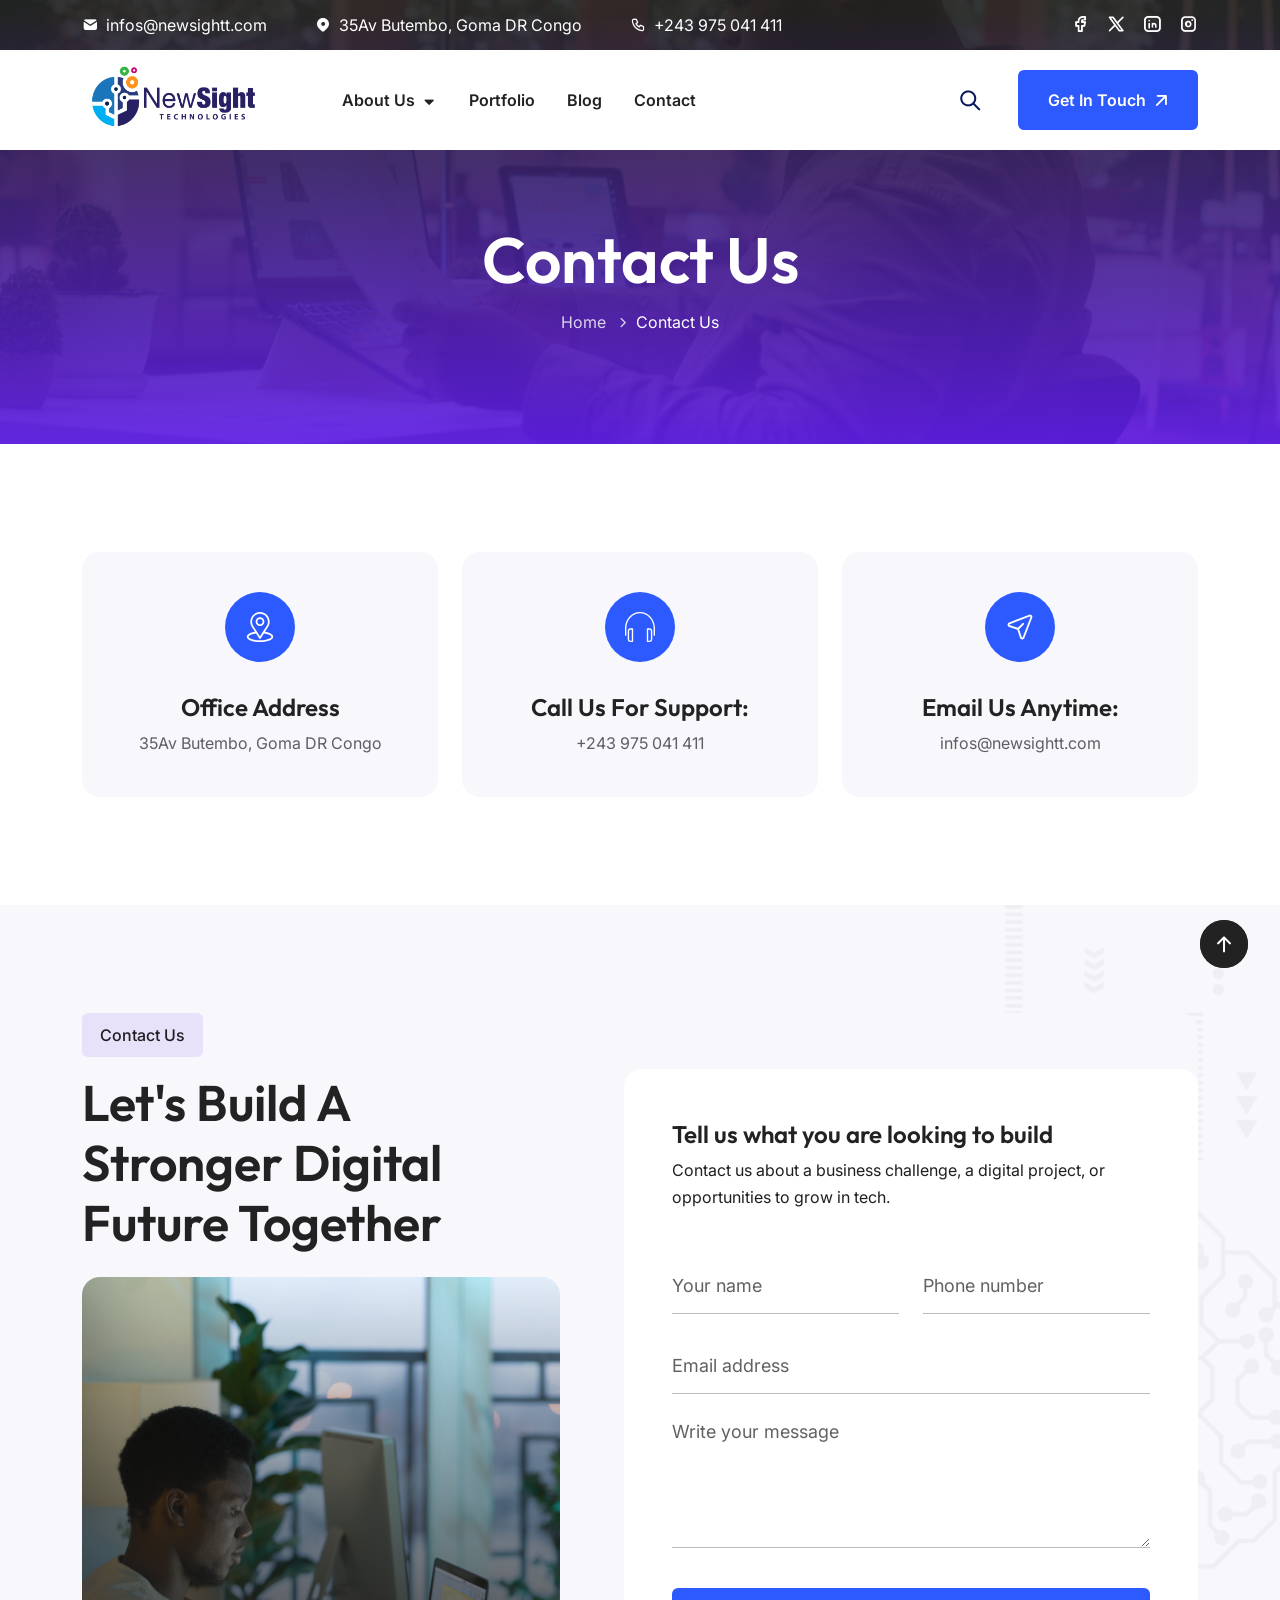
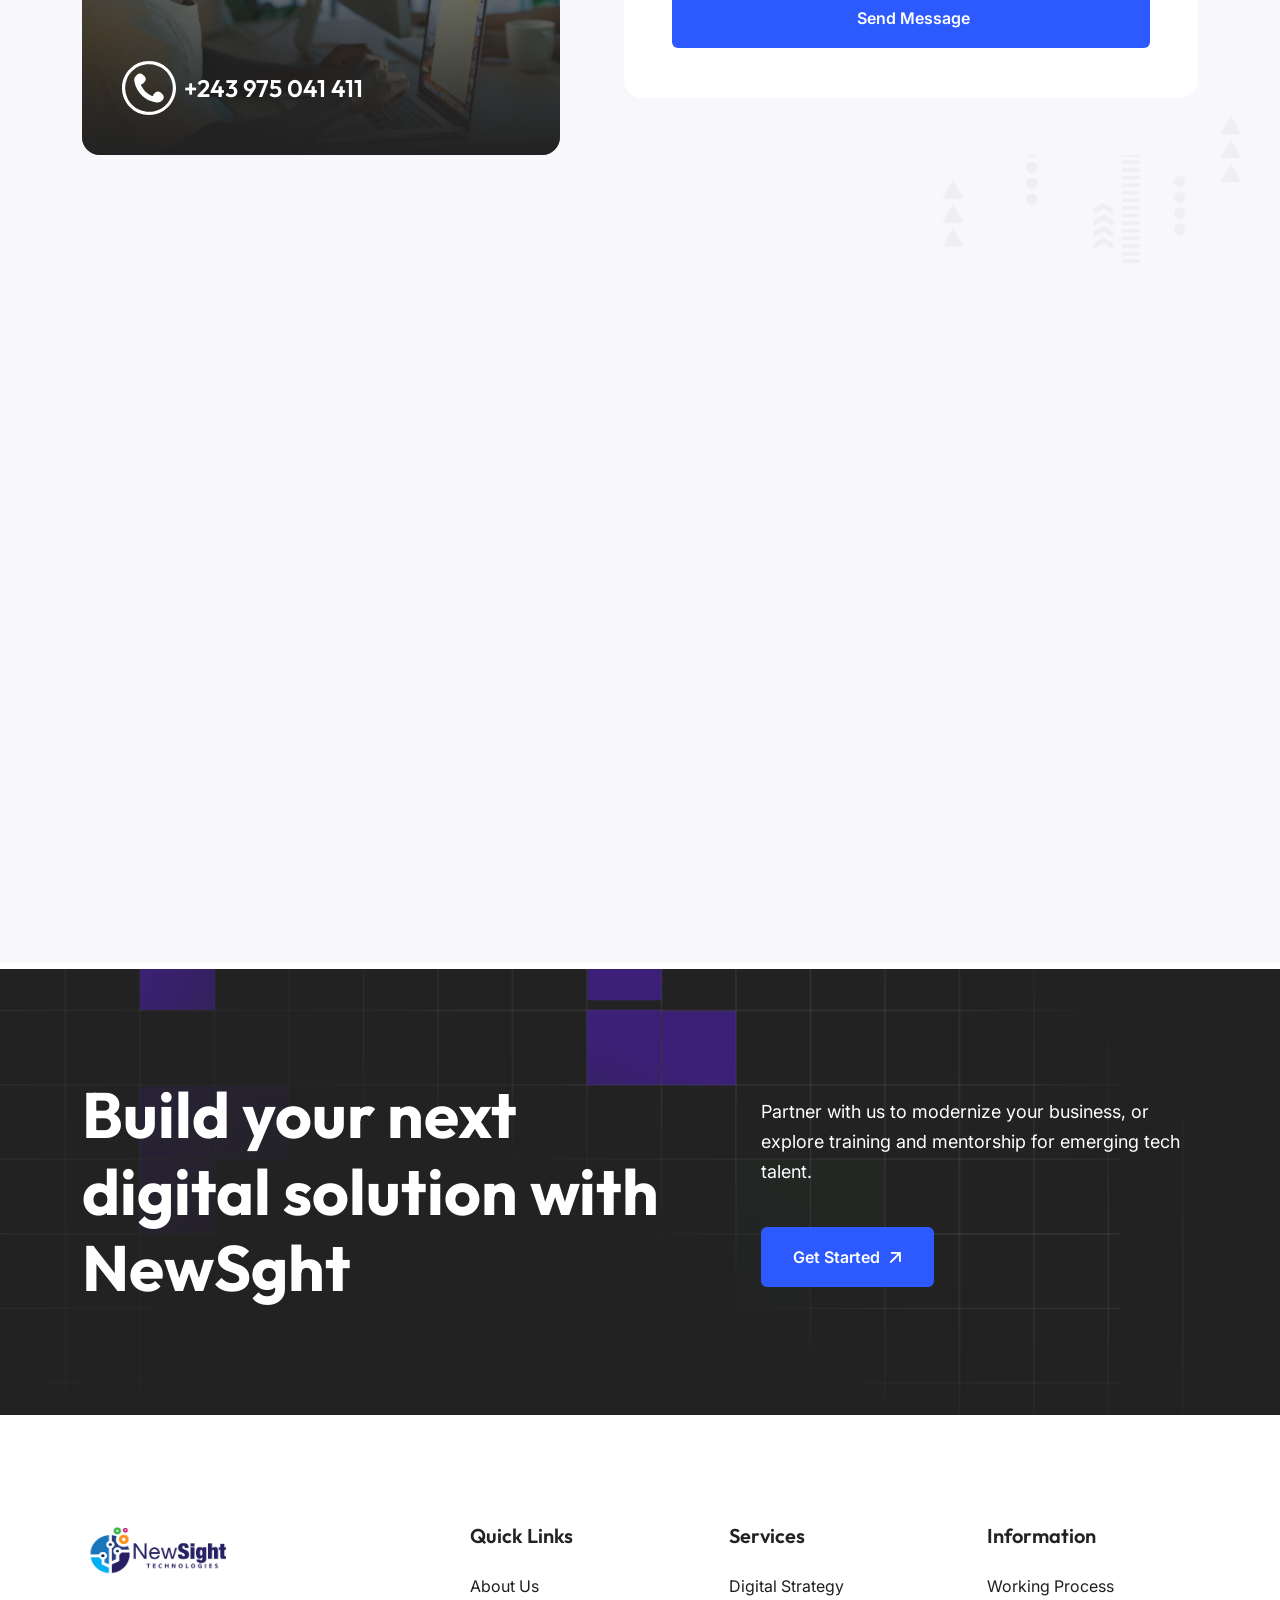
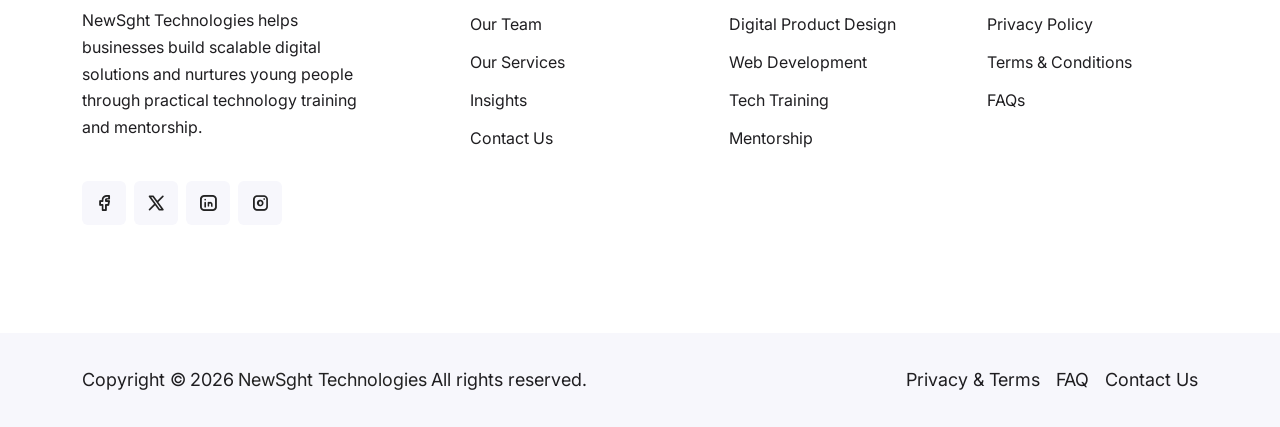
<file: contact.html>
<!DOCTYPE html>
<html lang="en">

<head>
   <meta charset="utf-8">
   <meta name="viewport" content="width=device-width, initial-scale=1">
   <meta name="description"
      content="Contact NewSght Technologies to discuss scalable digital solutions, technology training, or mentorship.">

   <!-- Title & Favicon -->
   <title>Contact NewSght Technologies</title>
   <link rel="shortcut icon" href="assets/img/core-img/icon.png" type="image/x-icon">

   <!-- Stylesheet -->
   <link rel="stylesheet" href="assets/css/animate.css">
   <link rel="stylesheet" href="assets/css/tabler-icons.min.css">
   <link rel="stylesheet" href="assets/css/bootstrap.min.css">
   <link rel="stylesheet" href="assets/css/swiper-bundle.min.css">
   <link rel="stylesheet" href="style.css">
</head>

<body>


   <!-- Search Form Overlay -->
   <div class="search-bg-overlay" id="searchOverlay"></div>

   <!-- Search Form Popup -->
   <div class="search-form-popup">
      <h2 class="mb-4">How can I help you, Today?</h2>
      <button type="button" class="close-btn" id="searchClose" aria-label="Close">
         <i class="ti ti-x"></i>
      </button>
      <form class="search-form">
         <input type="search" class="form-control" placeholder="Search...">
         <button type="submit" class="btn btn-primary">
            <i class="ti ti-search"></i> Search
         </button>
      </form>
   </div>

   <!-- Header Area-->
   <header class="header-area style-two">
      <!-- Header Top -->
      <div class="header-top">
         <div class="container h-100 d-flex align-items-center justify-content-between">
            <!-- Left Side -->
            <div class="left-side d-flex align-items-center gap-4 gap-lg-5">
               <div class="d-flex align-items-center gap-2 text-white">
                  <i class="ti ti-mail-filled"></i>
                  <span class="d-none d-lg-block">infos@newsightt.com</span>
               </div>
               <div class="d-flex align-items-center gap-2 text-white">
                  <i class="ti ti-map-pin-filled"></i>
                  <span class="d-none d-lg-block">35Av Butembo, Goma DR Congo</span>
               </div>
               <div class="d-flex align-items-center gap-2 text-white">
                  <i class="ti ti-phone"></i>
                  <span class="d-none d-lg-block">+243 975 041 411</span>
               </div>
            </div>

            <!-- Right Side -->
            <div class="right-side">
               <div class="social-nav d-flex align-items-center gap-3">
                  <a
                     href="https://web.facebook.com/people/NewSight-Technologies/100063937869709/?mibextid=wwXIfr&rdid=kKK9k2VkdPqgcBkP&share_url=https%3A%2F%2Fweb.facebook.com%2Fshare%2F1G3HQUti5u%2F%3Fmibextid%3DwwXIfr%26ref%3D1%26_rdc%3D1%26_rdr">
                     <i class="ti ti-brand-facebook"></i>
                  </a>
                  <a href="https://x.com/newsighttech2?s=11">
                     <i class="ti ti-brand-x"></i>
                  </a>
                  <a href="https://www.linkedin.com/company/newsight-technologies-sarl/">
                     <i class="ti ti-brand-linkedin"></i>
                  </a>
                  <a href="https://www.instagram.com/newsight_tech?stkn=MW45aGwzYWlrajB5aw%3D%3D&utm_source=qr">
                     <i class="ti ti-brand-instagram"></i>
                  </a>
               </div>
            </div>
         </div>
      </div>

      <nav class="navbar navbar-expand-lg">
         <div class="container">
            <!-- Navbar Brand -->
            <a class="navbar-brand" href="index.html">
               <img src="assets/img/core-img/log.PNG" alt="" style="width: 180px; height: 78px;">
            </a>

            <!-- Navbar Toggler -->
            <button class="navbar-toggler" type="button" data-bs-toggle="collapse" data-bs-target="#softoraNav"
               aria-controls="softoraNav" aria-expanded="false" aria-label="Toggle navigation">
               <i class="ti ti-category"></i>
            </button>

            <!-- Navbar Nav -->
            <div class="collapse navbar-collapse justify-content-between" id="softoraNav">
               <ul class="navbar-nav navbar-nav-scroll">
                  <li class="softora-dd">
                     <!--<ul class="softora-dd-menu">
                        <li>
                           <a href="index.html">IT Service</a>
                        </li>
                        <li>
                           <a href="home-2.html">AI Agency</a>
                        </li>
                        <li>
                           <a href="home-3.html">Cyber Security</a>
                        </li>
                        <li>
                           <a href="home-4.html">Big Data Analytics</a>
                        </li>
                     </ul>-->
                  </li>
                  <li class="softora-dd">
                     <a href="#">About Us <i class="ti ti-caret-down-filled"></i></a>
                     <ul class="softora-dd-menu">
                        <li class="softora-dd">
                           <a href="about-us.html">About Us</a>
                        </li>
                        <li class="softora-dd">
                           <a href="service.html">Service </a>
                        </li>
                        <!--<li class="softora-dd">
                           <a href="#">Team <i class="ti ti-caret-right-filled"></i></a>
                           <ul class="softora-dd-menu">
                              <li>
                                 <a href="team.html">Team</a>
                              </li>
                              <li>
                                 <a href="team-details.html">Team Details</a>
                              </li>
                           </ul>
                        </li>-->

                        <li>
                           <a href="faqs.html">FAQs</a>
                        </li>

                     </ul>
                  </li>
                  <li class="softora-dd">
                     <a href="portfolio-masonry.html">Portfolio</a>

                  </li>
                  <li class="softora-dd">
                     <a href="blog-grid.html">Blog</a>

                  </li>
                  <li class="softora-dd">
                     <a href="contact.html">Contact</a>
                  </li>
               </ul>

               <div class="d-flex align-items-center mt-4 mt-lg-0">
                  <!-- Search Button -->
                  <div class="header-search-btn" id="searchButton">
                     <button class="btn">
                        <i class="ti ti-search"></i>
                     </button>
                  </div>

                  <!-- Button -->
                  <a href="contact.html" class="btn btn-primary">
                     Get in Touch <i class="ti ti-arrow-up-right"></i>
                  </a>
               </div>
            </div>
         </div>
      </nav>
   </header>

   <!-- Breadcrumb Section -->
   <div class="breadcrumb-section bg-img" style="background-image: url('assets/img/bg-img/2.jpg');">
      <div class="container">
         <!-- Breadcrumb Content -->
         <div class="breadcrumb-content">
            <div class="divider"></div>
            <h2>Contact Us</h2>
            <ul class="list-unstyled">
               <li><a href="index.html">Home</a></li>
               <li>Contact Us</li>
            </ul>
         </div>
      </div>

      <!-- Divider -->
      <div class="divider"></div>
   </div>

   <!-- Contact Page Section -->
   <div class="contact-page-section">
      <!-- Divider -->
      <div class="divider"></div>

      <div class="container">
         <div class="row g-4 justify-content-center">
            <!-- Contact Small Card -->
            <div class="col-12 col-md-6 col-lg-4">
               <div class="contact-small-card">
                  <div class="icon">
                     <svg xmlns="http://www.w3.org/2000/svg" width="30" height="30" viewBox="0 0 30 30" fill="none">
                        <path
                           d="M20.0084 19.8214C23.2007 14.812 22.7994 15.437 22.8914 15.3064C24.0537 13.6671 24.668 11.7376 24.668 9.72656C24.668 4.39336 20.3402 0 15 0C9.67723 0 5.33203 4.38469 5.33203 9.72656C5.33203 11.7363 5.95922 13.7163 7.15957 15.3777L9.99152 19.8214C6.96369 20.2867 1.81641 21.6734 1.81641 24.7266C1.81641 25.8396 2.54285 27.4257 6.00363 28.6617C8.42016 29.5247 11.6151 30 15 30C21.3296 30 28.1836 28.2145 28.1836 24.7266C28.1836 21.6728 23.0423 20.2877 20.0084 19.8214ZM8.62787 14.4108C8.6182 14.3957 8.60812 14.381 8.59758 14.3664C7.59873 12.9923 7.08984 11.3637 7.08984 9.72656C7.08984 5.33098 10.6293 1.75781 15 1.75781C19.3617 1.75781 22.9102 5.33256 22.9102 9.72656C22.9102 11.3664 22.4109 12.9397 21.4661 14.2776C21.3814 14.3893 21.8231 13.703 15 24.4095L8.62787 14.4108ZM15 28.2422C8.08629 28.2422 3.57422 26.21 3.57422 24.7266C3.57422 23.7295 5.89266 22.0901 11.0302 21.4511L14.2588 26.5173C14.4202 26.7705 14.6996 26.9238 14.9999 26.9238C15.3002 26.9238 15.5798 26.7705 15.7411 26.5173L18.9697 21.4511C24.1073 22.0901 26.4258 23.7295 26.4258 24.7266C26.4258 26.1974 21.9543 28.2422 15 28.2422Z"
                           fill="white" />
                        <path
                           d="M15 5.33203C12.5769 5.33203 10.6055 7.30342 10.6055 9.72656C10.6055 12.1497 12.5769 14.1211 15 14.1211C17.4231 14.1211 19.3945 12.1497 19.3945 9.72656C19.3945 7.30342 17.4231 5.33203 15 5.33203ZM15 12.3633C13.5461 12.3633 12.3633 11.1804 12.3633 9.72656C12.3633 8.27268 13.5461 7.08984 15 7.08984C16.4539 7.08984 17.6367 8.27268 17.6367 9.72656C17.6367 11.1804 16.4539 12.3633 15 12.3633Z"
                           fill="white" />
                     </svg>
                  </div>

                  <div>
                     <h4>Office Address</h4>
                     <p class="mb-0">35Av Butembo, Goma DR Congo</p>
                  </div>
               </div>
            </div>

            <!-- Contact Small Card -->
            <div class="col-12 col-md-6 col-lg-4">
               <div class="contact-small-card">
                  <div class="icon">
                     <svg xmlns="http://www.w3.org/2000/svg" width="30" height="30" viewBox="0 0 30 30" fill="none">
                        <g clip-path="url(#clip0_1_18591)">
                           <path
                              d="M15 0C6.72898 0 0 7.34089 0 16.3636V23.1819C0 23.5587 0.304965 23.8637 0.68184 23.8637C1.05872 23.8637 1.36368 23.5587 1.36368 23.1819V16.3636C1.36368 8.09259 7.48074 1.36362 15 1.36362C22.5193 1.36362 28.6364 8.09259 28.6364 16.3636V23.1819C28.6364 23.5587 28.9413 23.8637 29.3182 23.8637C29.6951 23.8637 30.0001 23.5587 30.0001 23.1819V16.3636C30 7.34089 23.2711 0 15 0Z"
                              fill="white" />
                           <path
                              d="M7.49931 16.3633H5.45386C3.94975 16.3633 2.72656 17.5864 2.72656 19.0906V27.2724C2.72656 28.7765 3.94968 29.9997 5.45386 29.9997H7.49931C7.87619 29.9997 8.18115 29.6947 8.18115 29.3179V17.0451C8.18115 16.6682 7.87619 16.3633 7.49931 16.3633ZM6.81754 28.636H5.45386C4.70215 28.636 4.09024 28.0241 4.09024 27.2724V19.0906C4.09024 18.3389 4.70215 17.727 5.45386 17.727H6.81747L6.81754 28.636Z"
                              fill="white" />
                           <path
                              d="M24.5476 16.3633H22.5022C22.1253 16.3633 21.8203 16.6682 21.8203 17.0451V29.3179C21.8203 29.6947 22.1253 29.9997 22.5022 29.9997H24.5476C26.0517 29.9997 27.2749 28.7766 27.2749 27.2724V19.0906C27.2749 17.5864 26.0517 16.3633 24.5476 16.3633ZM25.9112 27.2724C25.9112 28.0241 25.2993 28.636 24.5476 28.636H23.184V17.7269H24.5476C25.2993 17.7269 25.9112 18.3388 25.9112 19.0905V27.2724Z"
                              fill="white" />
                        </g>
                        <defs>
                           <clipPath id="clip0_1_18591">
                              <rect width="30" height="30" fill="white" />
                           </clipPath>
                        </defs>
                     </svg>
                  </div>

                  <div>
                     <h4>Call Us For Support:</h4>
                     <p class="mb-0">+243 975 041 411</p>
                  </div>
               </div>
            </div>

            <!-- Contact Small Card -->
            <div class="col-12 col-md-6 col-lg-4">
               <div class="contact-small-card">
                  <div class="icon">
                     <svg xmlns="http://www.w3.org/2000/svg" width="30" height="30" viewBox="0 0 30 30" fill="none">
                        <path
                           d="M26.6882 3.31229C26.3667 2.99274 25.9609 2.77132 25.5182 2.67393C25.0754 2.57653 24.6141 2.60718 24.1882 2.76229L4.18821 10.4623C3.71824 10.6316 3.31281 10.9433 3.02843 11.354C2.74406 11.7647 2.59491 12.2538 2.60179 12.7533C2.60867 13.2528 2.77123 13.7377 3.06681 14.1404C3.36239 14.5431 3.77626 14.8435 4.25071 14.9998L12.3382 17.6873L15.0007 25.7498C15.154 26.222 15.4507 26.6347 15.8495 26.9305C16.2483 27.2262 16.7293 27.3902 17.2257 27.3998C17.7098 27.4039 18.1833 27.2584 18.5816 26.9832C18.9798 26.708 19.2834 26.3165 19.4507 25.8623L27.1507 5.86229C27.3305 5.43841 27.3825 4.97124 27.3003 4.51821C27.2182 4.06518 27.0054 3.64603 26.6882 3.31229ZM25.4382 5.19979L17.7382 25.1998C17.7048 25.304 17.6374 25.3939 17.5467 25.4552C17.456 25.5164 17.3473 25.5453 17.2382 25.5373C17.1316 25.5323 17.029 25.495 16.9441 25.4302C16.8592 25.3654 16.7961 25.2763 16.7632 25.1748L14.1007 17.1873L18.7507 12.5873C18.8385 12.4995 18.9082 12.3952 18.9557 12.2805C19.0033 12.1657 19.0277 12.0427 19.0277 11.9185C19.0277 11.7943 19.0033 11.6714 18.9557 11.5566C18.9082 11.4419 18.8385 11.3376 18.7507 11.2498C18.6629 11.162 18.5586 11.0923 18.4439 11.0448C18.3291 10.9972 18.2062 10.9728 18.082 10.9728C17.9578 10.9728 17.8348 10.9972 17.72 11.0448C17.6053 11.0923 17.501 11.162 17.4132 11.2498L12.8257 15.8373L4.83821 13.1873C4.73666 13.1544 4.64756 13.0913 4.5828 13.0064C4.51803 12.9215 4.48067 12.8189 4.47571 12.7123C4.46986 12.6036 4.49965 12.4959 4.56056 12.4057C4.62148 12.3154 4.71019 12.2475 4.81321 12.2123L24.8132 4.51229C24.9091 4.47785 25.0129 4.4714 25.1123 4.49368C25.2118 4.51595 25.3028 4.56604 25.3749 4.63811C25.447 4.71017 25.497 4.80124 25.5193 4.90069C25.5416 5.00014 25.5351 5.10387 25.5007 5.19979H25.4382Z"
                           fill="white" />
                     </svg>
                  </div>

                  <div>
                     <h4>Email Us Anytime:</h4>
                     <p class="mb-0">infos@newsightt.com</p>
                  </div>
               </div>
            </div>
         </div>
      </div>

      <!-- Divider -->
      <div class="divider"></div>
   </div>

   <!-- FAQ Wrapper -->
   <section class="faq-wrapper bg-secondary">
      <!-- Background -->
      <div class="bg-shape">
         <img src="assets/img/core-img/shape12.png" alt="">
      </div>

      <!-- Divider -->
      <div class="divider"></div>

      <div class="container">
         <div class="faq-contact-card align-items-center bg-secondary p-0">
            <!-- Contact Info Card -->
            <div class="contact-info-card">
               <div class="section-heading">
                  <span class="sub-title">Contact Us</span>
                  <h2 class="mb-0">Let's build a stronger digital future together</h2>
               </div>

               <!-- Phone Number Card -->
               <div class="phone-number-card mt-4">
                  <img src="assets/img/bg-img/wor.jpg" alt="">

                  <div class="d-flex gap-2 align-items-center">
                     <svg xmlns="http://www.w3.org/2000/svg" width="54" height="54" viewBox="0 0 54 54" fill="none">
                        <g clip-path="url(#clip0_1_18751)">
                           <path
                              d="M27 3.16406C32.4997 3.16628 37.8295 5.06974 42.0864 8.55192C46.3432 12.0341 49.2654 16.8809 50.3577 22.271C51.45 27.6611 50.6453 33.2631 48.0799 38.1278C45.5145 42.9925 41.3462 46.8207 36.2812 48.9639C30.4561 51.4254 23.8916 51.4721 18.032 49.0936C12.1724 46.7152 7.49767 42.1064 5.03613 36.2812C2.57459 30.4561 2.52791 23.8916 4.90637 18.032C7.28482 12.1724 11.8936 7.49767 17.7188 5.03613C20.6549 3.79361 23.8118 3.15685 27 3.16406ZM27 0C12.0888 0 0 12.0888 0 27C0 41.9112 12.0888 54 27 54C41.9112 54 54 41.9112 54 27C54 12.0888 41.9112 0 27 0Z"
                              fill="white" />
                           <path
                              d="M34.8777 41.541C33.3094 41.4355 31.0988 40.8945 28.9409 40.1225C21.3324 37.3993 13.9084 30.1441 12.3306 19.9959C12.0501 18.1892 12.3454 16.5386 13.7144 15.1949C14.1732 14.7456 14.5813 14.2457 15.0296 13.7859C16.7171 12.0488 19.1829 12.0045 20.9306 13.673C21.4843 14.2004 22.0475 14.7203 22.5875 15.2645C23.3269 15.9937 23.7551 16.9811 23.782 18.0193C23.8089 19.0574 23.4326 20.0656 22.732 20.8322C22.3101 21.3005 21.8671 21.7456 21.422 22.1896C20.9358 22.6748 20.3315 22.9532 19.6829 23.1557C18.8823 23.4067 18.7336 23.7421 19.0975 24.5068C21.3967 29.3225 24.9957 32.7899 29.8943 34.9091C30.5493 35.1918 30.852 35.0642 31.1157 34.4145C31.6936 32.9896 32.7536 31.9507 33.9718 31.1112C35.3502 30.162 37.3246 30.3729 38.6303 31.4951C39.3461 32.1103 40.0301 32.7615 40.6796 33.4463C41.3784 34.1939 41.7667 35.1793 41.7657 36.2027C41.7647 37.2261 41.3745 38.2107 40.6743 38.957C40.4707 39.1785 40.2609 39.3947 40.0658 39.6225C38.8908 40.9884 37.4006 41.6275 34.8777 41.541Z"
                              fill="white" />
                        </g>
                        <defs>
                           <clipPath id="clip0_1_18751">
                              <rect width="54" height="54" fill="white" />
                           </clipPath>
                        </defs>
                     </svg>
                     <h4 class="mb-0 text-white">+243 975 041 411</h4>
                  </div>
               </div>
            </div>

            <!-- Contact Form -->
            <div class="faq-contact-section style-two bg-white">
               <div class="mb-5">
                  <h4>Tell us what you are looking to build</h4>
                  <p class="mb-0">Contact us about a business challenge, a digital project, or opportunities to grow in
                     tech.</p>
               </div>

               <!-- Contact Form -->
               <form class="faq-contact-form style-two" id="contactForm"
                  action="https://formsubmit.co/ajax/infos@newsightt.com" method="POST">
                  <input type="hidden" name="_subject" value="New message from NewSght Technologies website">
                  <input type="text" name="_honey" class="d-none" tabindex="-1" autocomplete="off">
                  <div class="row g-4">
                     <div class="col-12 col-lg-6">
                        <div class="form-group">
                           <input type="text" class="form-control" name="name" placeholder="Your name"
                              autocomplete="name" required>
                        </div>
                     </div>
                     <div class="col-12 col-lg-6">
                        <div class="form-group">
                           <input type="tel" class="form-control" name="phone" placeholder="Phone number"
                              autocomplete="tel">
                        </div>
                     </div>
                     <div class="col-12">
                        <div class="form-group">
                           <input type="email" class="form-control" name="email" placeholder="Email address"
                              autocomplete="email" required>
                        </div>
                     </div>
                     <div class="col-12">
                        <div class="form-group">
                           <textarea class="form-control" name="message" placeholder="Write your message" rows="5"
                              required></textarea>
                        </div>
                     </div>
                     <div class="col-12">
                        <button type="submit" class="btn btn-primary w-100 mt-3">Send Message</button>
                     </div>
                  </div>
                  <div class="alert d-none mt-3 mb-0" id="contactFormStatus" role="status" aria-live="polite"></div>
               </form>
            </div>
         </div>
      </div>

      <!-- Divider -->
      <div class="divider"></div>
   </section>

   <!-- Maps Section -->
   <div class="maps-section">
      <iframe
         src="https://www.google.com/maps/embed?pb=!1m18!1m12!1m3!1d146693.22032838105!2d29.148035478345648!3d-1.6618208143780178!2m3!1f0!2f0!3f0!3m2!1i1024!2i768!4f13.1!3m3!1m2!1s0x441ec907f2c1ed1b%3A0xa3d1c1bb6b53ac77!2sNewSight%20Technologies!5e0!3m2!1sen!2srw!4v1792665273263!5m2!1sen!2srw"
         loading="lazy"></iframe>
   </div>

   <!-- CTA Wrapper -->
   <div class="cta-wrapper bg-img" style="background-image: url(assets/img/core-img/grid.jpg)">
      <!-- Divider -->
      <div class="divider"></div>

      <div class="container">
         <div class="row g-4 g-xl-5 align-items-center">
            <div class="col-12 col-lg-6 col-xl-7">
               <h2 class="mb-0 wow fadeInUp" data-wow-duration="1000ms" data-wow-delay="400ms">Build your next
                  digital solution with NewSght</h2>
            </div>

            <div class="col-12 col-lg-6 col-xl-5">
               <p class="wow fadeInUp" data-wow-duration="1000ms" data-wow-delay="600ms">Partner with us to
                  modernize your business, or explore training and mentorship for emerging tech talent.</p>
               <a href="mailto:infos@newsightt.com" class="btn btn-primary btn-hover-border wow fadeInUp"
                  data-wow-duration="1000ms" data-wow-delay="800ms">Get Started <i class="ti ti-arrow-up-right"></i></a>
            </div>
         </div>
      </div>

      <!-- Divider -->
      <div class="divider"></div>
   </div>

   <!-- Footer -->
   <footer class="footer-wrapper">
      <!-- Divider -->
      <div class="divider"></div>

      <div class="container">
         <div class="row g-5">
            <!-- Footer Card -->
            <div class="col-12 col-sm-6 col-lg-4">
               <div class="footer-card pe-lg-5">
                  <a href="#" class="d-block mb-4">
                     <img src="assets/img/core-img/log.PNG" alt="" style="width: 150px; height: 60px;">
                  </a>
                  <p class="mb-0">NewSght Technologies helps businesses build scalable digital solutions and
                     nurtures young people through practical technology training and mentorship.</p>

                  <!-- Social Nav -->
                  <div class="social-nav">
                     <a
                        href="https://web.facebook.com/people/NewSight-Technologies/100063937869709/?mibextid=wwXIfr&rdid=kKK9k2VkdPqgcBkP&share_url=https%3A%2F%2Fweb.facebook.com%2Fshare%2F1G3HQUti5u%2F%3Fmibextid%3DwwXIfr%26ref%3D1%26_rdc%3D1%26_rdr">
                        <i class="ti ti-brand-facebook"></i>
                     </a>
                     <a href="https://x.com/newsighttech2?s=11">
                        <i class="ti ti-brand-x"></i>
                     </a>
                     <a href="https://www.linkedin.com/company/newsight-technologies-sarl/">
                        <i class="ti ti-brand-linkedin"></i>
                     </a>
                     <a href="https://www.instagram.com/newsight_tech?stkn=MW45aGwzYWlrajB5aw%3D%3D&utm_source=qr">
                        <i class="ti ti-brand-instagram"></i>
                     </a>
                  </div>
               </div>
            </div>

            <!-- Footer Card -->
            <div class="col-12 col-sm-6 col-lg">
               <div class="footer-card">
                  <h5 class="mb-4">Quick Links</h5>

                  <!-- Footer Nav -->
                  <ul class="footer-nav">
                     <li><a href="about-us.html">About Us</a></li>
                     <li><a href="team.html">Our Team</a></li>
                     <li><a href="service.html">Our Services</a></li>
                     <li><a href="blog-grid.html">Insights</a></li>
                     <li><a href="contact.html">Contact Us</a></li>
                  </ul>
               </div>
            </div>

            <!-- Footer Card -->
            <div class="col-12 col-sm-6 col-lg">
               <div class="footer-card">
                  <h5 class="mb-4">Services</h5>

                  <!-- Footer Nav -->
                  <ul class="footer-nav">
                     <li><a href="service.html">Digital Strategy</a></li>
                     <li><a href="service.html">Digital Product Design</a></li>
                     <li><a href="service.html">Web Development</a></li>
                     <li><a href="service.html">Tech Training</a></li>
                     <li><a href="service.html">Mentorship</a></li>
                  </ul>
               </div>
            </div>

            <!-- Footer Card -->
            <div class="col-12 col-sm-6 col-lg">
               <div class="footer-card">
                  <h5 class="mb-4">Information</h5>

                  <!-- Footer Nav -->
                  <ul class="footer-nav">
                     <li><a href="#">Working Process</a></li>
                     <li><a href="#">Privacy Policy</a></li>
                     <li><a href="#">Terms &amp; Conditions</a></li>
                     <li><a href="faqs.html">FAQs</a></li>
                  </ul>
               </div>
            </div>
         </div>
      </div>

      <!-- Divider -->
      <div class="divider"></div>

      <!-- Copyright Wrapper -->
      <div class="copyright-wrapper">
         <div class="container">
            <div class="row align-items-center">
               <!-- Copyright -->
               <div class="col-12 col-md-6">
                  <p class="mb-3 mb-md-0 copyright">Copyright © <span id="year">2026</span> <a href="index.html">NewSght
                        Technologies</a>
                     All
                     rights
                     reserved.</p>
               </div>

               <!-- Footer Bottom Nav -->
               <div class="col-12 col-md-6">
                  <div class="footer-bottom-nav">
                     <a href="#">Privacy &amp; Terms</a>
                     <a href="#">FAQ</a>
                     <a href="#">Contact Us</a>
                  </div>
               </div>
            </div>
         </div>
      </div>
   </footer>

   <!-- Scroll To Top -->
   <button id="scrollTopButton" class="softora-scrolltop scrolltop-hide">
      <i class="ti ti-arrow-up"></i>
   </button>

   <!-- All JavaScript Files-->
   <script src="assets/js/bootstrap.bundle.min.js"></script>
   <script src="assets/js/slideToggle.min.js"></script>
   <script src="assets/js/swiper-bundle.min.js"></script>
   <script src="assets/js/jarallax.min.js"></script>
   <script src="assets/js/index.js"></script>
   <script src="assets/js/imagesloaded.pkgd.min.js"></script>
   <script src="assets/js/isotope.pkgd.min.js"></script>
   <script src="assets/js/wow.min.js"></script>
   <script src="assets/js/active.js"></script>
   <script src="assets/js/contact-form.js"></script>

</body>

</html>
</file>
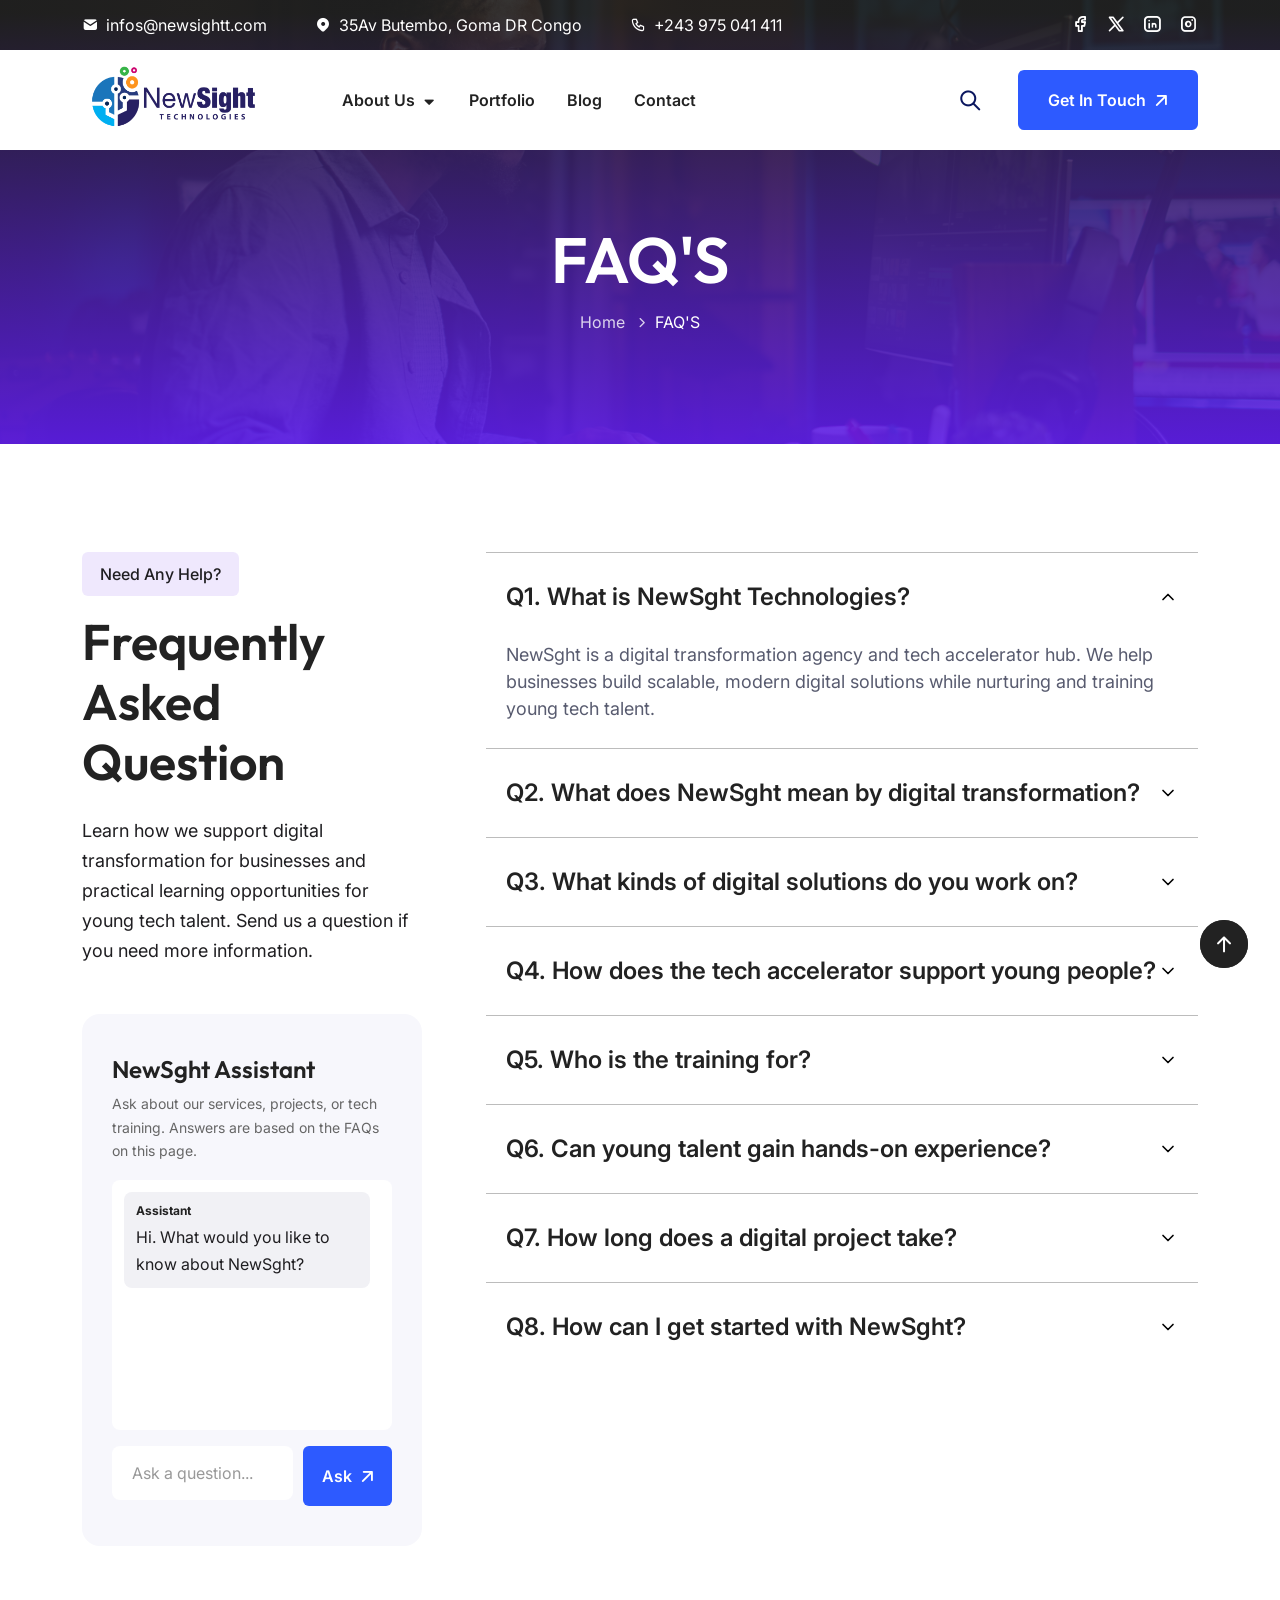
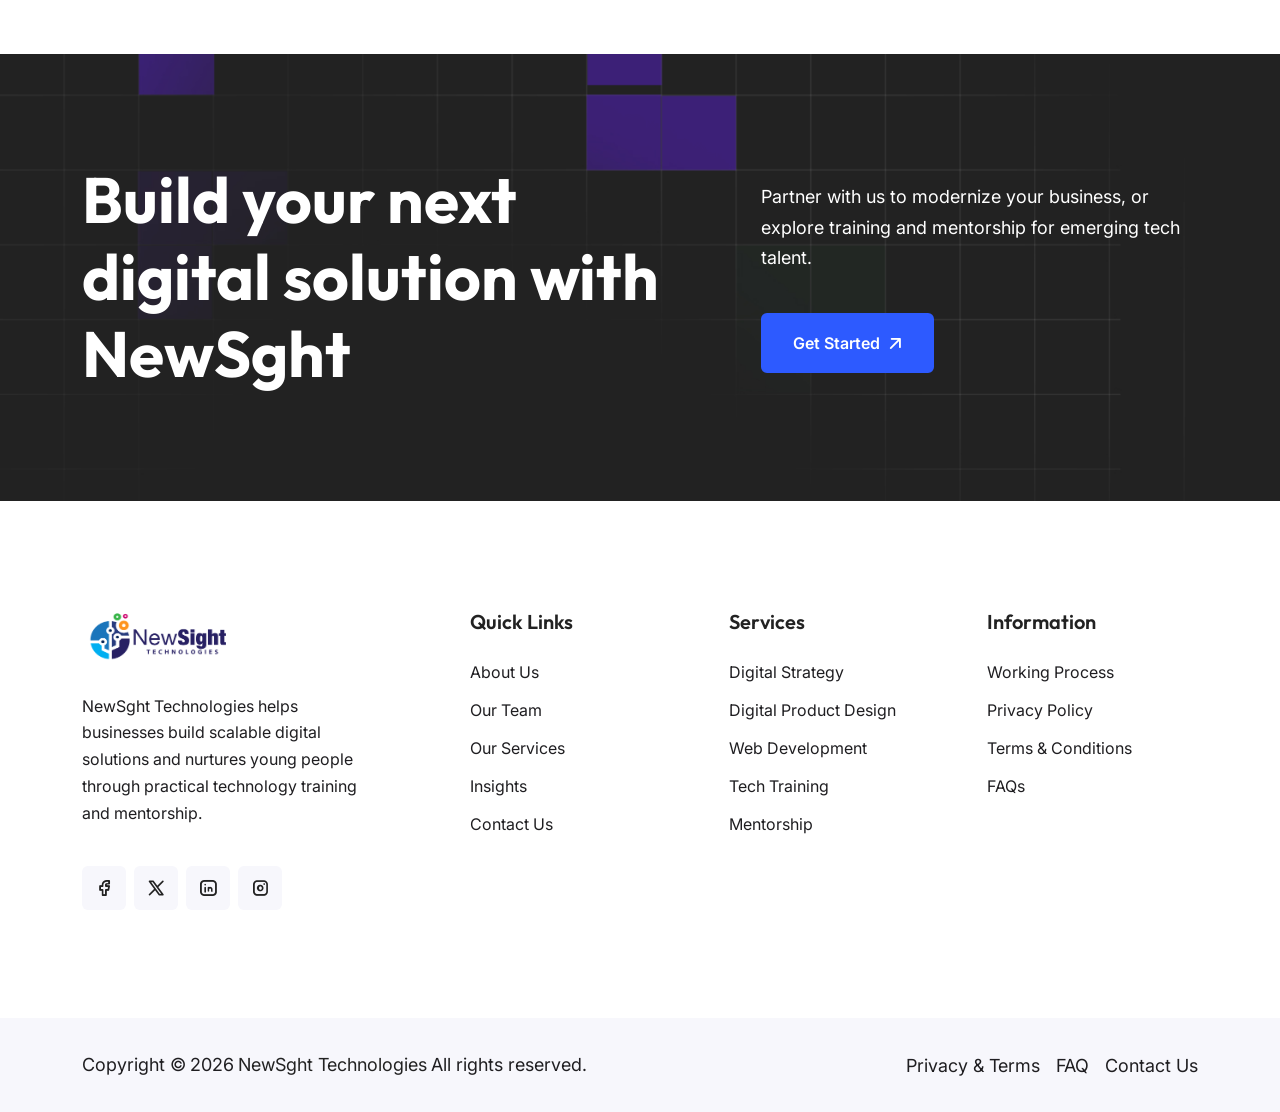
<file: faqs.html>
<!DOCTYPE html>
<html lang="en">

<head>
   <meta charset="utf-8">
   <meta name="viewport" content="width=device-width, initial-scale=1">
   <meta name="description"
      content="Answers to common questions about NewSght Technologies, digital transformation, and tech talent development.">

   <!-- Title & Favicon -->
   <title>FAQs | NewSght Technologies</title>
   <link rel="shortcut icon" href="assets/img/core-img/icon.png" type="image/x-icon">

   <!-- Stylesheet -->
   <link rel="stylesheet" href="assets/css/animate.css">
   <link rel="stylesheet" href="assets/css/tabler-icons.min.css">
   <link rel="stylesheet" href="assets/css/bootstrap.min.css">
   <link rel="stylesheet" href="assets/css/swiper-bundle.min.css">
   <link rel="stylesheet" href="style.css">
</head>

<body>


   <!-- Search Form Overlay -->
   <div class="search-bg-overlay" id="searchOverlay"></div>

   <!-- Search Form Popup -->
   <div class="search-form-popup">
      <h2 class="mb-4">How can I help you, Today?</h2>
      <button type="button" class="close-btn" id="searchClose" aria-label="Close">
         <i class="ti ti-x"></i>
      </button>
      <form class="search-form">
         <input type="search" class="form-control" placeholder="Search...">
         <button type="submit" class="btn btn-primary">
            <i class="ti ti-search"></i> Search
         </button>
      </form>
   </div>

   <!-- Header Area-->
   <header class="header-area style-two">
      <!-- Header Top -->
      <div class="header-top">
         <div class="container h-100 d-flex align-items-center justify-content-between">
            <!-- Left Side -->
            <div class="left-side d-flex align-items-center gap-4 gap-lg-5">
               <div class="d-flex align-items-center gap-2 text-white">
                  <i class="ti ti-mail-filled"></i>
                  <span class="d-none d-lg-block">infos@newsightt.com</span>
               </div>
               <div class="d-flex align-items-center gap-2 text-white">
                  <i class="ti ti-map-pin-filled"></i>
                  <span class="d-none d-lg-block">35Av Butembo, Goma DR Congo</span>
               </div>
               <div class="d-flex align-items-center gap-2 text-white">
                  <i class="ti ti-phone"></i>
                  <span class="d-none d-lg-block">+243 975 041 411</span>
               </div>
            </div>

            <!-- Right Side -->
            <div class="right-side">
               <div class="social-nav d-flex align-items-center gap-3">
                  <a
                     href="https://web.facebook.com/people/NewSight-Technologies/100063937869709/?mibextid=wwXIfr&rdid=kKK9k2VkdPqgcBkP&share_url=https%3A%2F%2Fweb.facebook.com%2Fshare%2F1G3HQUti5u%2F%3Fmibextid%3DwwXIfr%26ref%3D1%26_rdc%3D1%26_rdr">
                     <i class="ti ti-brand-facebook"></i>
                  </a>
                  <a href="https://x.com/newsighttech2?s=11">
                     <i class="ti ti-brand-x"></i>
                  </a>
                  <a href="https://www.linkedin.com/company/newsight-technologies-sarl/">
                     <i class="ti ti-brand-linkedin"></i>
                  </a>
                  <a href="https://www.instagram.com/newsight_tech?stkn=MW45aGwzYWlrajB5aw%3D%3D&utm_source=qr">
                     <i class="ti ti-brand-instagram"></i>
                  </a>
               </div>
            </div>
         </div>
      </div>

      <nav class="navbar navbar-expand-lg">
         <div class="container">
            <!-- Navbar Brand -->
            <a class="navbar-brand" href="index.html">
               <img src="assets/img/core-img/log.PNG" alt="" style="width: 180px; height: 78px;">
            </a>

            <!-- Navbar Toggler -->
            <button class="navbar-toggler" type="button" data-bs-toggle="collapse" data-bs-target="#softoraNav"
               aria-controls="softoraNav" aria-expanded="false" aria-label="Toggle navigation">
               <i class="ti ti-category"></i>
            </button>

            <!-- Navbar Nav -->
            <div class="collapse navbar-collapse justify-content-between" id="softoraNav">
               <ul class="navbar-nav navbar-nav-scroll">
                  <li class="softora-dd">

                     <!--<ul class="softora-dd-menu">
                        <li>
                           <a href="index.html">IT Service</a>
                        </li>
                        <li>
                           <a href="home-2.html">AI Agency</a>
                        </li>
                        <li>
                           <a href="home-3.html">Cyber Security</a>
                        </li>
                        <li>
                           <a href="home-4.html">Big Data Analytics</a>
                        </li>
                     </ul>-->
                  </li>
                  <li class="softora-dd">
                     <a href="#">About Us <i class="ti ti-caret-down-filled"></i></a>
                     <ul class="softora-dd-menu">
                        <li class="softora-dd">
                           <a href="about-us.html">About Us</a>
                        </li>
                        <li class="softora-dd">
                           <a href="service.html">Service </a>

                        </li>


                        <li>
                           <a href="faqs.html">FAQs</a>
                        </li>

                     </ul>
                  </li>
                  <li class="softora-dd">
                     <a href="portfolio-masonry.html">Portfolio</a>

                  </li>
                  <li class="softora-dd">
                     <a href="blog-grid.html">Blog</a>

                  </li>
                  <li class="softora-dd">
                     <a href="contact.html">Contact</a>
                  </li>
               </ul>

               <div class="d-flex align-items-center mt-4 mt-lg-0">
                  <!-- Search Button -->
                  <div class="header-search-btn" id="searchButton">
                     <button class="btn">
                        <i class="ti ti-search"></i>
                     </button>
                  </div>

                  <!-- Button -->
                  <a href="contact.html" class="btn btn-primary">
                     Get in Touch <i class="ti ti-arrow-up-right"></i>
                  </a>
               </div>
            </div>
         </div>
      </nav>
   </header>


   <!-- Breadcrumb Section -->
   <div class="breadcrumb-section bg-img" style="background-image: url('assets/img/bg-img/90.jpg');">
      <div class="container">
         <!-- Breadcrumb Content -->
         <div class="breadcrumb-content">
            <div class="divider"></div>
            <h2>FAQ'S</h2>
            <ul class="list-unstyled">
               <li><a href="index.html">Home</a></li>
               <li>FAQ'S</li>
            </ul>
         </div>
      </div>

      <!-- Divider -->
      <div class="divider"></div>
   </div>

   <div class="faq-question-section">
      <!-- Divider -->
      <div class="divider"></div>

      <div class="container">
         <div class="row g-5 g-lg-4 g-xl-5">
            <div class="col-12 col-lg-4">
               <div class="section-heading">
                  <span class="sub-title">Need Any Help?</span>
                  <h2 class="mb-4">Frequently Asked Question</h2>
                  <p class="mb-0">Learn how we support digital transformation for businesses and practical learning
                     opportunities for young tech talent. Send us a question if you need more information.</p>
               </div>

               <!-- Have Question Card -->
               <div class="have-question-card mt-5">
                  <h4 class="mb-2">NewSght Assistant</h4>
                  <p class="faq-assistant-note">Ask about our services, projects, or tech training. Answers are based on
                     the FAQs on this page.</p>

                  <div class="faq-assistant-log" id="faqAssistantLog" role="log" aria-live="polite"
                     aria-relevant="additions text" aria-label="Assistant conversation">
                     <div class="faq-assistant-message faq-assistant-reply">
                        <span class="faq-assistant-speaker">Assistant</span>
                        <p>Hi. What would you like to know about NewSght?</p>
                     </div>
                  </div>

                  <form action="#" class="faq-assistant-form" id="faqAssistantForm">
                     <label class="visually-hidden" for="faqAssistantQuestion">Your question</label>
                     <input type="text" class="form-control" id="faqAssistantQuestion" placeholder="Ask a question..."
                        autocomplete="off" required>
                     <button type="submit" class="btn btn-primary" aria-label="Send question">
                        Ask <i class="ti ti-arrow-up-right"></i>
                     </button>
                  </form>
               </div>
            </div>

            <div class="col-12 col-lg-8">
               <!-- FAQ Accordion -->
               <div class="faq-accordion gap-0 style-two faq-page ps-lg-3">
                  <div class="accordion gap-0" id="faqAccordion">
                     <!-- Accordion Item -->
                     <div class="accordion-item" data-keywords="newsght business agency accelerator mission company">
                        <div class="accordion-header">
                           <button class="accordion-button" type="button" data-bs-toggle="collapse"
                              data-bs-target="#faqQuestion1" aria-expanded="true" aria-controls="faqQuestion1">
                              Q1. What is NewSght Technologies?
                           </button>
                        </div>
                        <div id="faqQuestion1" class="accordion-collapse collapse show" data-bs-parent="#faqAccordion">
                           <div class="accordion-body">
                              NewSght is a digital transformation agency and tech accelerator hub. We help businesses
                              build scalable, modern digital solutions while nurturing and training young tech talent.
                           </div>
                        </div>
                     </div>

                     <!-- Accordion Item -->
                     <div class="accordion-item"
                        data-keywords="digital transformation organization process technology modernize">
                        <div class="accordion-header">
                           <button class="accordion-button collapsed" type="button" data-bs-toggle="collapse"
                              data-bs-target="#faqQuestion2" aria-expanded="false" aria-controls="faqQuestion2">
                              Q2. What does NewSght mean by digital transformation?
                           </button>
                        </div>
                        <div id="faqQuestion2" class="accordion-collapse collapse" data-bs-parent="#faqAccordion">
                           <div class="accordion-body">
                              It means using technology to improve how an organization works and serves people. The
                              right approach depends on your goals, users, and current systems.
                           </div>
                        </div>
                     </div>

                     <!-- Accordion Item -->
                     <div class="accordion-item"
                        data-keywords="solutions services products websites platforms business">
                        <div class="accordion-header">
                           <button class="accordion-button collapsed" type="button" data-bs-toggle="collapse"
                              data-bs-target="#faqQuestion3" aria-expanded="false" aria-controls="faqQuestion3">
                              Q3. What kinds of digital solutions do you work on?
                           </button>
                        </div>
                        <div id="faqQuestion3" class="accordion-collapse collapse" data-bs-parent="#faqAccordion">
                           <div class="accordion-body">
                              We work with businesses on modern digital products and services. Contact us to discuss
                              your needs and determine whether there is a good fit.
                           </div>
                        </div>
                     </div>

                     <!-- Accordion Item -->
                     <div class="accordion-item"
                        data-keywords="accelerator support training young people talent skills">
                        <div class="accordion-header">
                           <button class="accordion-button collapsed" type="button" data-bs-toggle="collapse"
                              data-bs-target="#faqQuestion4" aria-expanded="false" aria-controls="faqQuestion4">
                              Q4. How does the tech accelerator support young people?
                           </button>
                        </div>
                        <div id="faqQuestion4" class="accordion-collapse collapse" data-bs-parent="#faqAccordion">
                           <div class="accordion-body">
                              The accelerator mission focuses on nurturing and training young tech talent, helping
                              participants develop practical skills and confidence.
                           </div>
                        </div>
                     </div>

                     <!-- Accordion Item -->
                     <div class="accordion-item"
                        data-keywords="training eligibility students young people programs careers">
                        <div class="accordion-header">
                           <button class="accordion-button collapsed" type="button" data-bs-toggle="collapse"
                              data-bs-target="#faqQuestion5" aria-expanded="false" aria-controls="faqQuestion5">
                              Q5. Who is the training for?
                           </button>
                        </div>
                        <div id="faqQuestion5" class="accordion-collapse collapse" data-bs-parent="#faqAccordion">
                           <div class="accordion-body">
                              Our focus is young people interested in building skills and opportunities in
                              technology. Contact us to ask about current training opportunities.
                           </div>
                        </div>
                     </div>

                     <!-- Accordion Item -->
                     <div class="accordion-item" data-keywords="hands on experience practical learning projects">
                        <div class="accordion-header">
                           <button class="accordion-button collapsed" type="button" data-bs-toggle="collapse"
                              data-bs-target="#faqQuestion6" aria-expanded="false" aria-controls="faqQuestion6">
                              Q6. Can young talent gain hands-on experience?
                           </button>
                        </div>
                        <div id="faqQuestion6" class="accordion-collapse collapse" data-bs-parent="#faqAccordion">
                           <div class="accordion-body">
                              Practical learning is central to our accelerator mission. Reach out to learn about
                              current programs and ways to participate.
                           </div>
                        </div>
                     </div>

                     <!-- Accordion Item -->
                     <div class="accordion-item" data-keywords="duration time timeline completion delivery project">
                        <div class="accordion-header">
                           <button class="accordion-button collapsed" type="button" data-bs-toggle="collapse"
                              data-bs-target="#faqQuestion7" aria-expanded="false" aria-controls="faqQuestion7">
                              Q7. How long does a digital project take?
                           </button>
                        </div>
                        <div id="faqQuestion7" class="accordion-collapse collapse" data-bs-parent="#faqAccordion">
                           <div class="accordion-body">
                              Timing depends on the project scope, requirements, and collaboration. We can discuss
                              your goals and likely next steps after learning more about your needs.
                           </div>
                        </div>
                     </div>

                     <!-- Accordion Item -->
                     <div class="accordion-item" data-keywords="start contact apply join opportunities inquiry">
                        <div class="accordion-header">
                           <button class="accordion-button collapsed" type="button" data-bs-toggle="collapse"
                              data-bs-target="#faqQuestion8" aria-expanded="false" aria-controls="faqQuestion8">
                              Q8. How can I get started with NewSght?
                           </button>
                        </div>
                        <div id="faqQuestion8" class="accordion-collapse collapse" data-bs-parent="#faqAccordion">
                           <div class="accordion-body">
                              Contact us with a short description of your business challenge or interest in tech
                              training, and our team can help direct your inquiry.
                           </div>
                        </div>
                     </div>

                  </div>
               </div>
            </div>
         </div>
      </div>

      <!-- Divider -->
      <div class="divider"></div>
   </div>

   <!-- CTA Wrapper -->
   <div class="cta-wrapper bg-img" style="background-image: url(assets/img/core-img/grid.jpg)">
      <!-- Divider -->
      <div class="divider"></div>

      <div class="container">
         <div class="row g-4 g-xl-5 align-items-center">
            <div class="col-12 col-lg-6 col-xl-7">
               <h2 class="mb-0 wow fadeInUp" data-wow-duration="1000ms" data-wow-delay="400ms">Build your next
                  digital solution with NewSght</h2>
            </div>

            <div class="col-12 col-lg-6 col-xl-5">
               <p class="wow fadeInUp" data-wow-duration="1000ms" data-wow-delay="600ms">Partner with us to
                  modernize your business, or explore training and mentorship for emerging tech talent.</p>
               <a href="contact.html" class="btn btn-primary btn-hover-border wow fadeInUp" data-wow-duration="1000ms"
                  data-wow-delay="800ms">Get Started <i class="ti ti-arrow-up-right"></i></a>
            </div>
         </div>
      </div>

      <!-- Divider -->
      <div class="divider"></div>
   </div>

   <!-- Footer -->
   <footer class="footer-wrapper">
      <!-- Divider -->
      <div class="divider"></div>

      <div class="container">
         <div class="row g-5">
            <!-- Footer Card -->
            <div class="col-12 col-sm-6 col-lg-4">
               <div class="footer-card pe-lg-5">
                  <a href="#" class="d-block mb-4">
                     <img src="assets/img/core-img/log.PNG" alt="" style="width: 150px; height: 60px;">
                  </a>
                  <p class="mb-0">NewSght Technologies helps businesses build scalable digital solutions and
                     nurtures young people through practical technology training and mentorship.</p>

                  <!-- Social Nav -->
                  <div class="social-nav">
                     <a
                        href="https://web.facebook.com/people/NewSight-Technologies/100063937869709/?mibextid=wwXIfr&rdid=kKK9k2VkdPqgcBkP&share_url=https%3A%2F%2Fweb.facebook.com%2Fshare%2F1G3HQUti5u%2F%3Fmibextid%3DwwXIfr%26ref%3D1%26_rdc%3D1%26_rdr">
                        <i class="ti ti-brand-facebook"></i>
                     </a>
                     <a href="https://x.com/newsighttech2?s=11">
                        <i class="ti ti-brand-x"></i>
                     </a>
                     <a href="https://www.linkedin.com/company/newsight-technologies-sarl/">
                        <i class="ti ti-brand-linkedin"></i>
                     </a>
                     <a href="https://www.instagram.com/newsight_tech?stkn=MW45aGwzYWlrajB5aw%3D%3D&utm_source=qr">
                        <i class="ti ti-brand-instagram"></i>
                     </a>
                  </div>
               </div>
            </div>

            <!-- Footer Card -->
            <div class="col-12 col-sm-6 col-lg">
               <div class="footer-card">
                  <h5 class="mb-4">Quick Links</h5>

                  <!-- Footer Nav -->
                  <ul class="footer-nav">
                     <li><a href="about-us.html">About Us</a></li>
                     <li><a href="team.html">Our Team</a></li>
                     <li><a href="service.html">Our Services</a></li>
                     <li><a href="blog-grid.html">Insights</a></li>
                     <li><a href="contact.html">Contact Us</a></li>
                  </ul>
               </div>
            </div>

            <!-- Footer Card -->
            <div class="col-12 col-sm-6 col-lg">
               <div class="footer-card">
                  <h5 class="mb-4">Services</h5>

                  <!-- Footer Nav -->
                  <ul class="footer-nav">
                     <li><a href="service.html">Digital Strategy</a></li>
                     <li><a href="service.html">Digital Product Design</a></li>
                     <li><a href="service.html">Web Development</a></li>
                     <li><a href="service.html">Tech Training</a></li>
                     <li><a href="service.html">Mentorship</a></li>
                  </ul>
               </div>
            </div>

            <!-- Footer Card -->
            <div class="col-12 col-sm-6 col-lg">
               <div class="footer-card">
                  <h5 class="mb-4">Information</h5>

                  <!-- Footer Nav -->
                  <ul class="footer-nav">
                     <li><a href="#">Working Process</a></li>
                     <li><a href="#">Privacy Policy</a></li>
                     <li><a href="#">Terms &amp; Conditions</a></li>
                     <li><a href="faqs.html">FAQs</a></li>
                  </ul>
               </div>
            </div>
         </div>
      </div>

      <!-- Divider -->
      <div class="divider"></div>

      <!-- Copyright Wrapper -->
      <div class="copyright-wrapper">
         <div class="container">
            <div class="row align-items-center">
               <!-- Copyright -->
               <div class="col-12 col-md-6">
                  <p class="mb-3 mb-md-0 copyright">Copyright © <span id="year">2026</span> <a href="index.html">NewSght
                        Technologies</a>
                     All
                     rights
                     reserved.</p>
               </div>

               <!-- Footer Bottom Nav -->
               <div class="col-12 col-md-6">
                  <div class="footer-bottom-nav">
                     <a href="#">Privacy &amp; Terms</a>
                     <a href="#">FAQ</a>
                     <a href="#">Contact Us</a>
                  </div>
               </div>
            </div>
         </div>
      </div>
   </footer>

   <!-- Scroll To Top -->
   <button id="scrollTopButton" class="softora-scrolltop scrolltop-hide">
      <i class="ti ti-arrow-up"></i>
   </button>

   <!-- All JavaScript Files-->
   <script src="assets/js/bootstrap.bundle.min.js"></script>
   <script src="assets/js/slideToggle.min.js"></script>
   <script src="assets/js/swiper-bundle.min.js"></script>
   <script src="assets/js/jarallax.min.js"></script>
   <script src="assets/js/index.js"></script>
   <script src="assets/js/imagesloaded.pkgd.min.js"></script>
   <script src="assets/js/isotope.pkgd.min.js"></script>
   <script src="assets/js/wow.min.js"></script>
   <script src="assets/js/active.js"></script>
   <script src="assets/js/faq-assistant.js"></script>

</body>

</html>
</file>
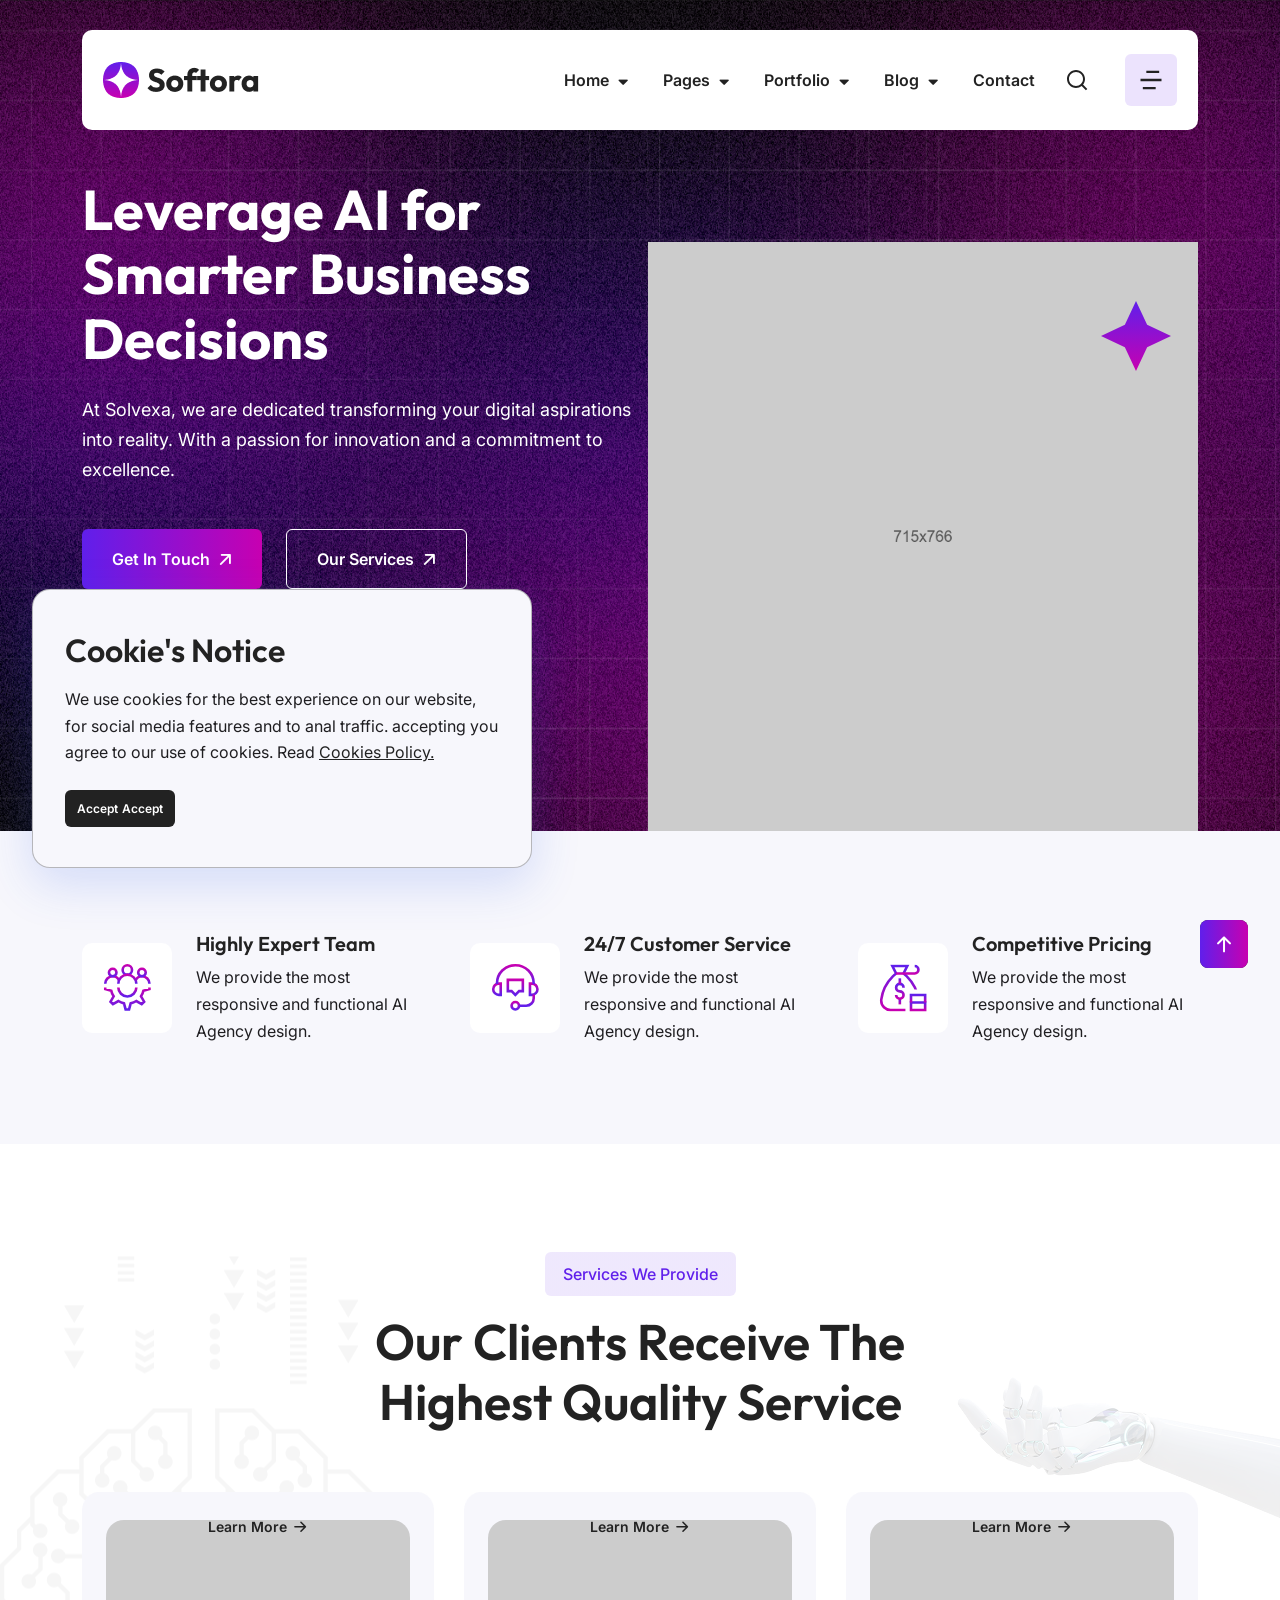
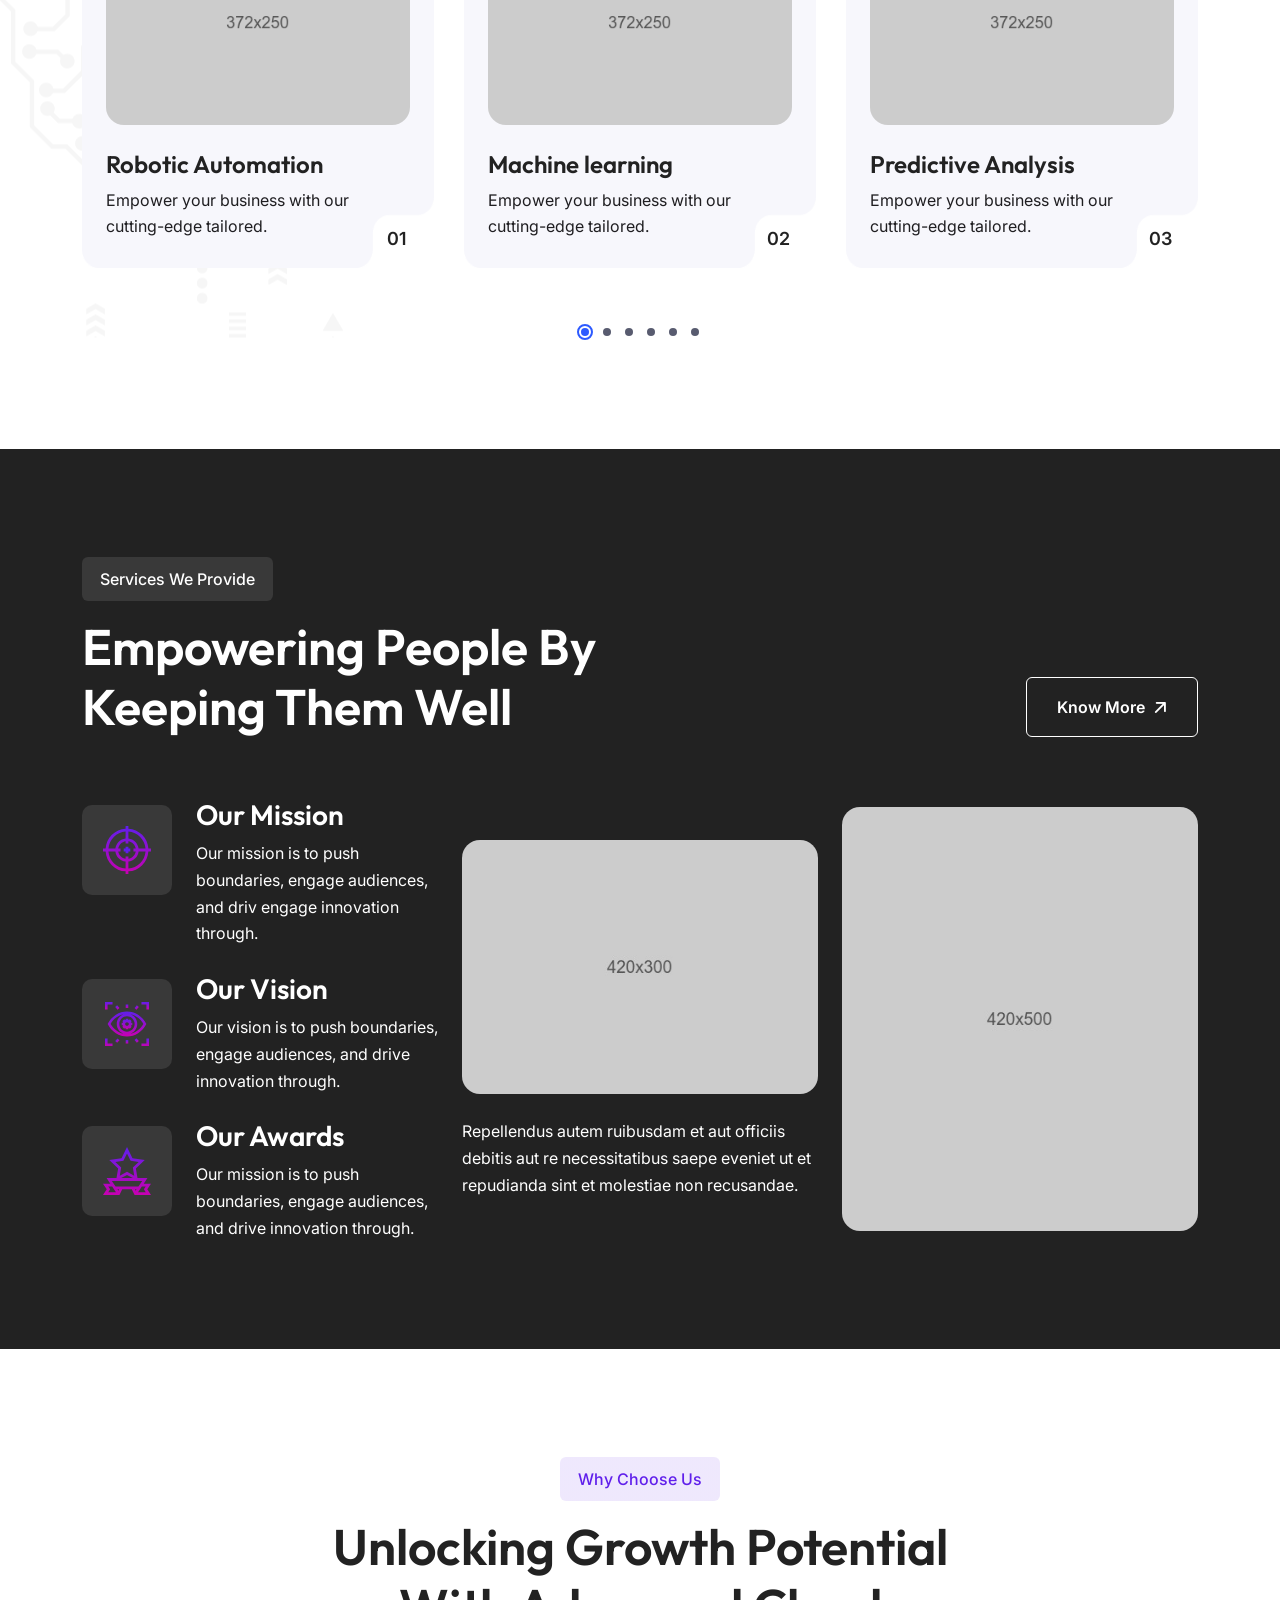
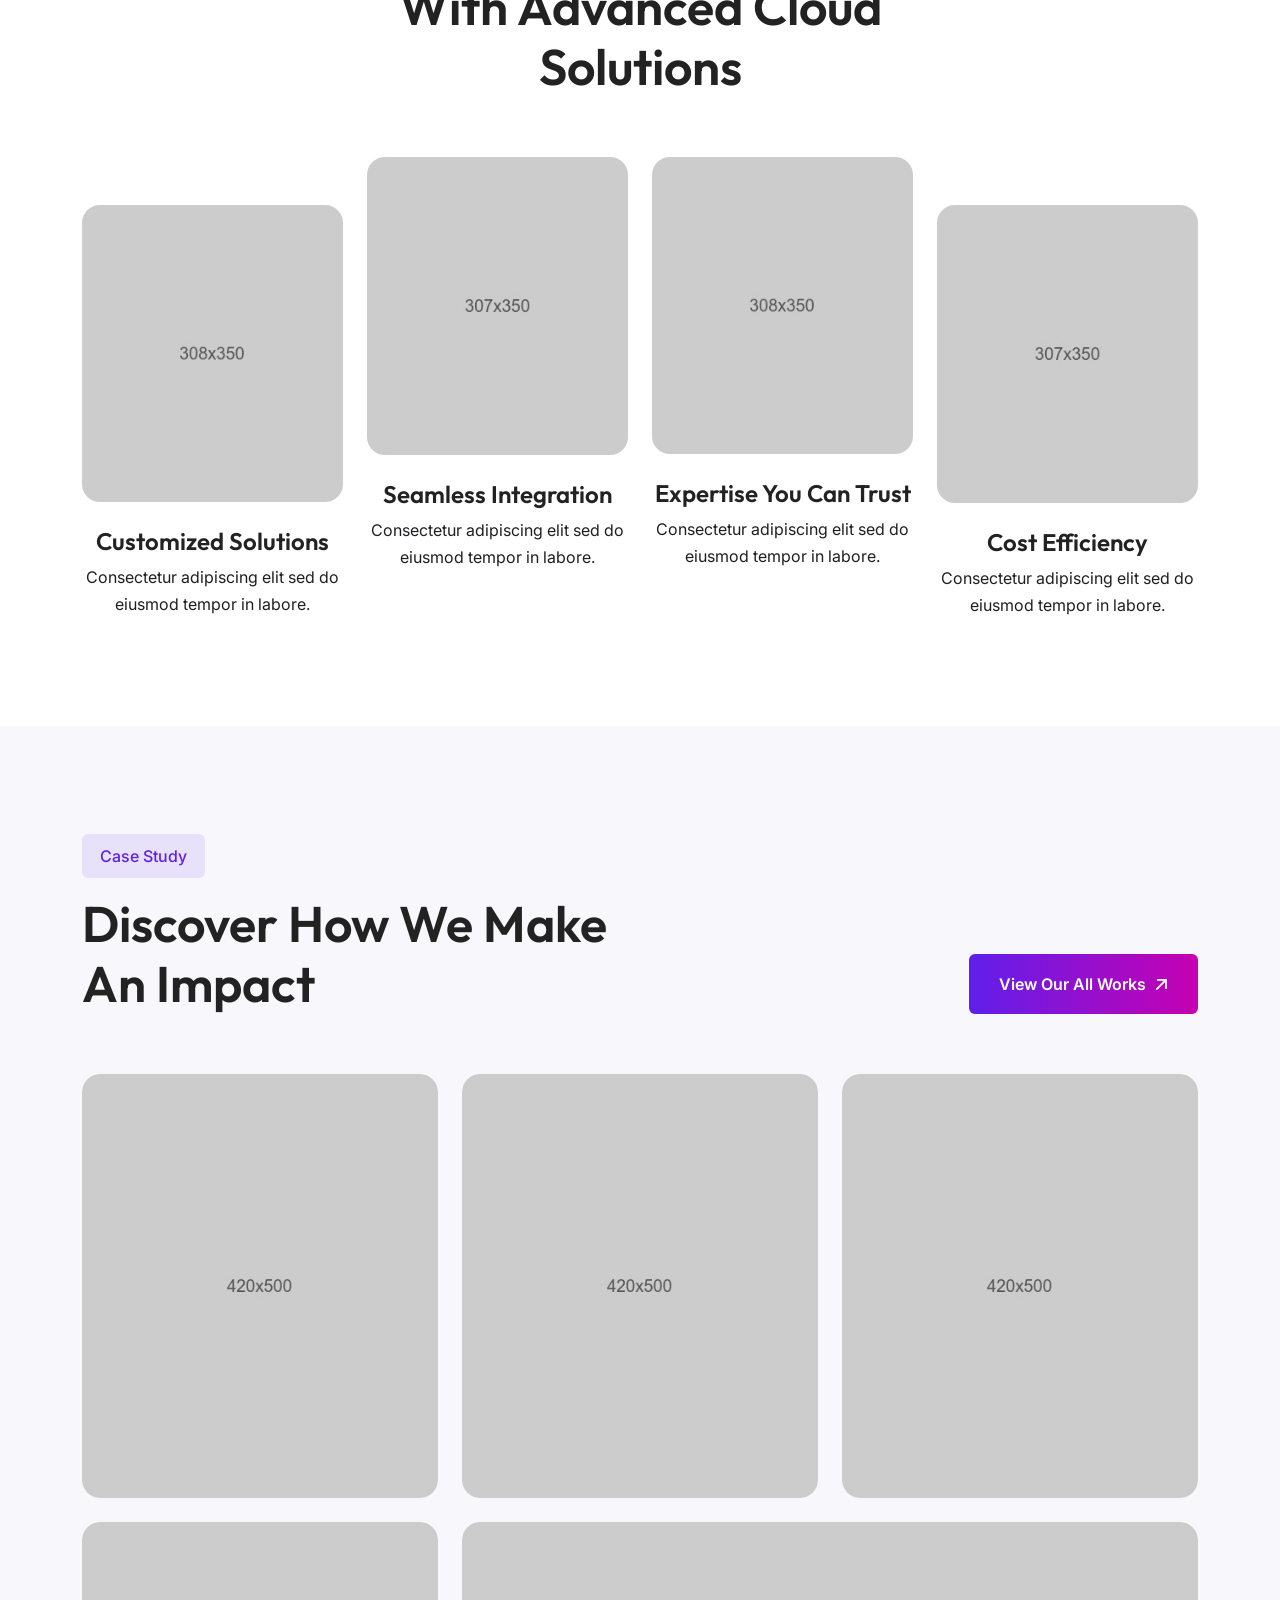
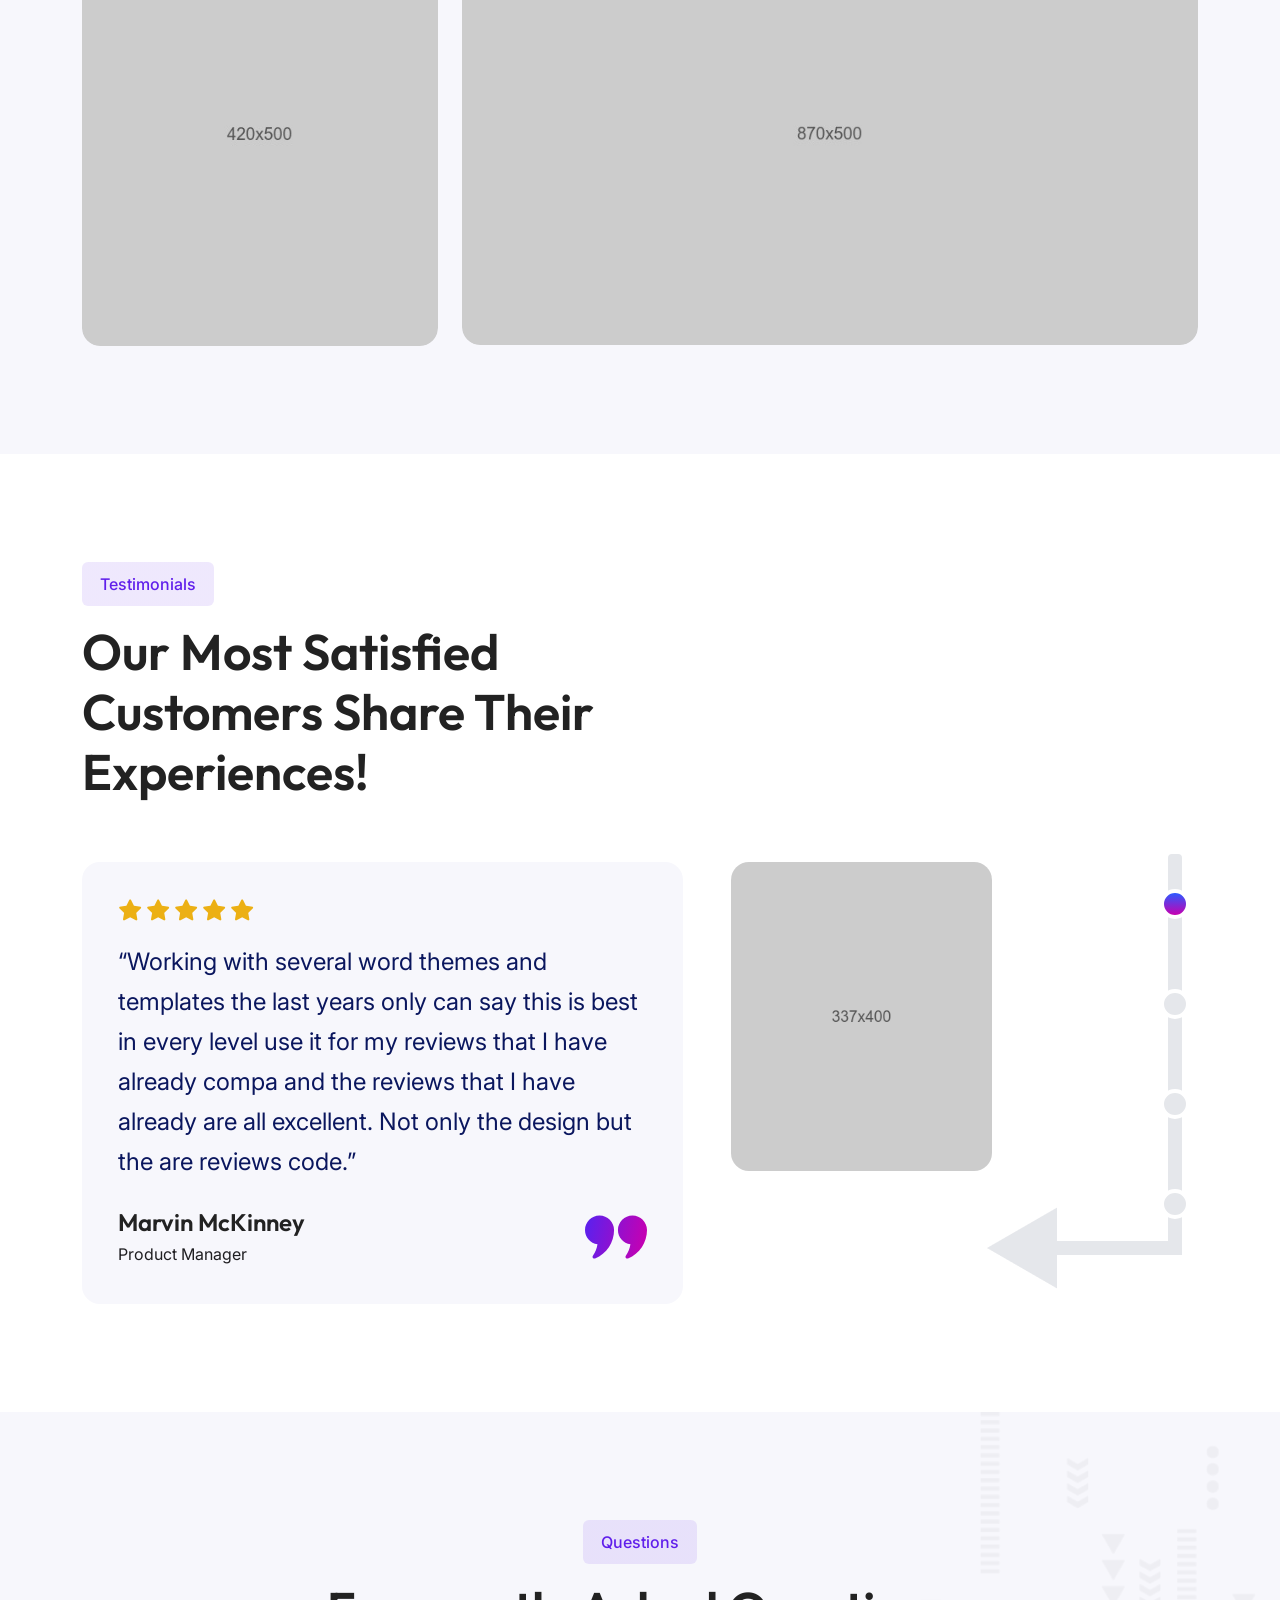
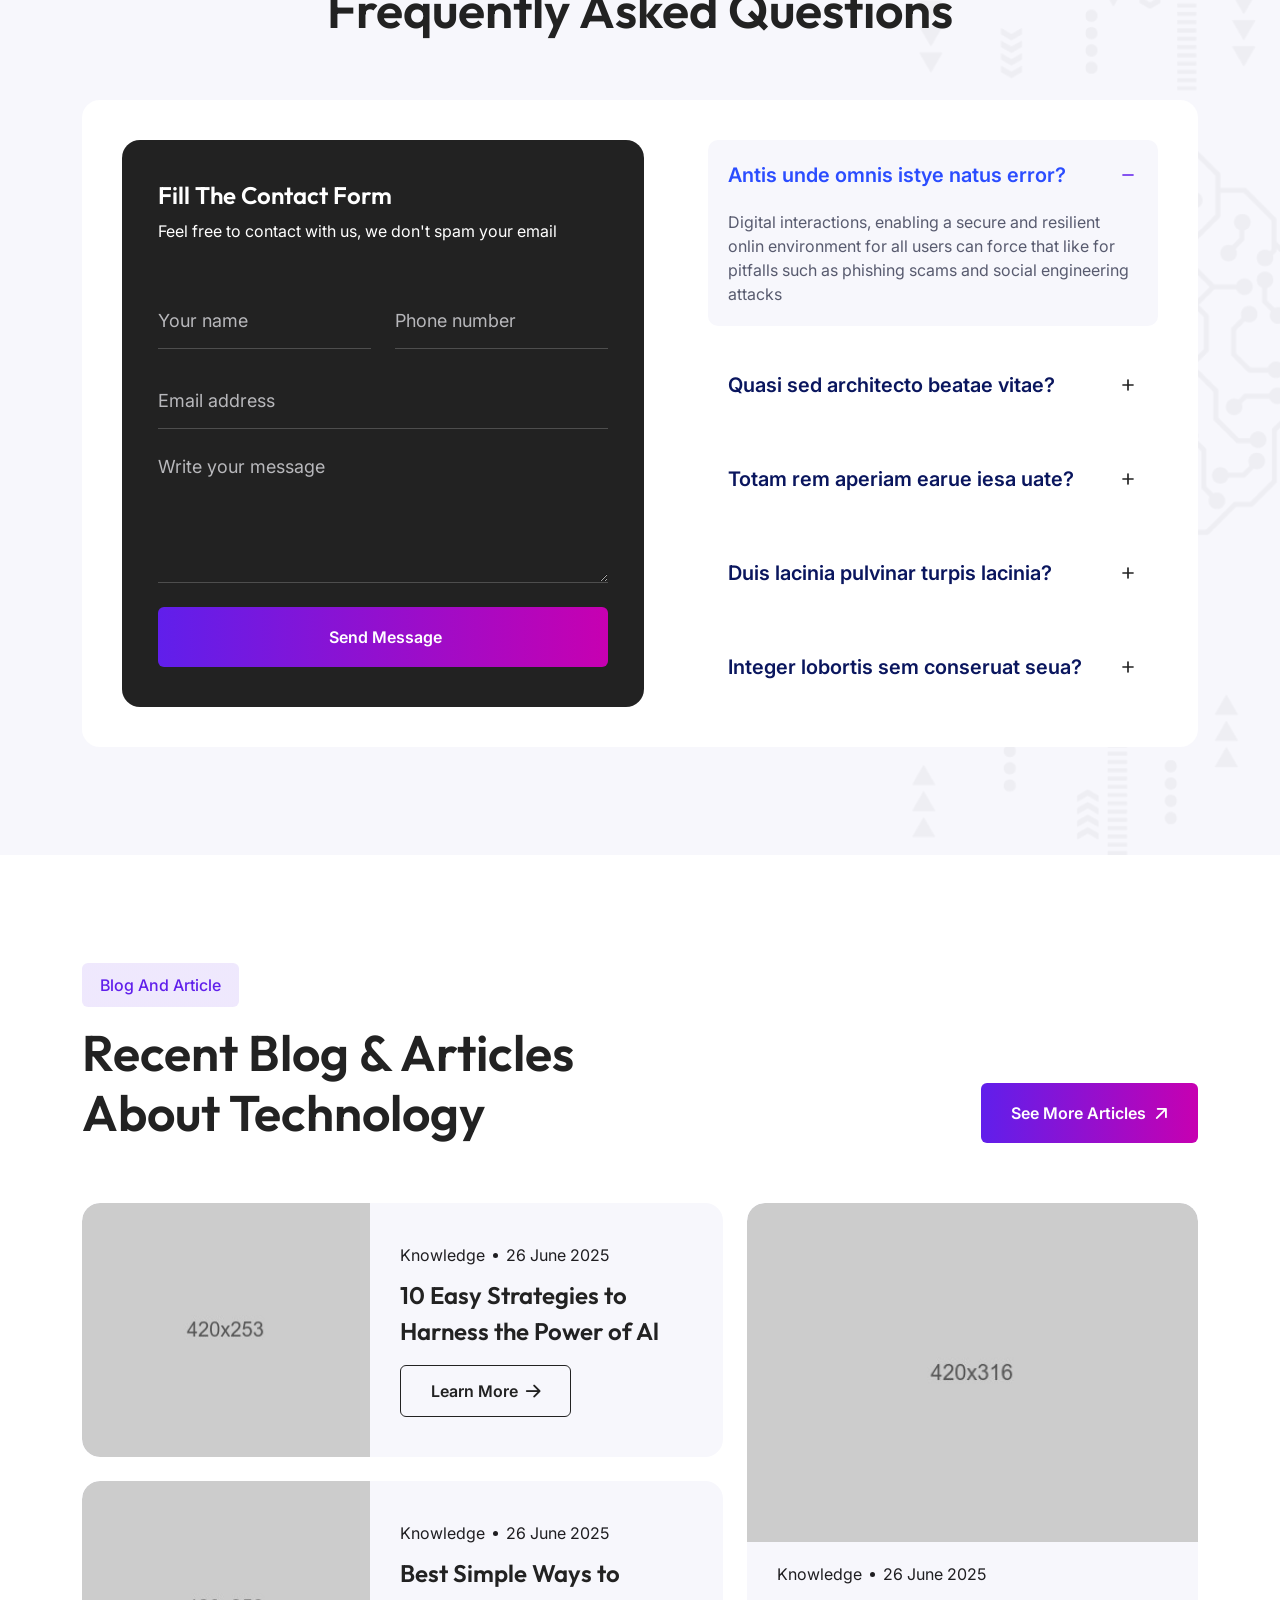
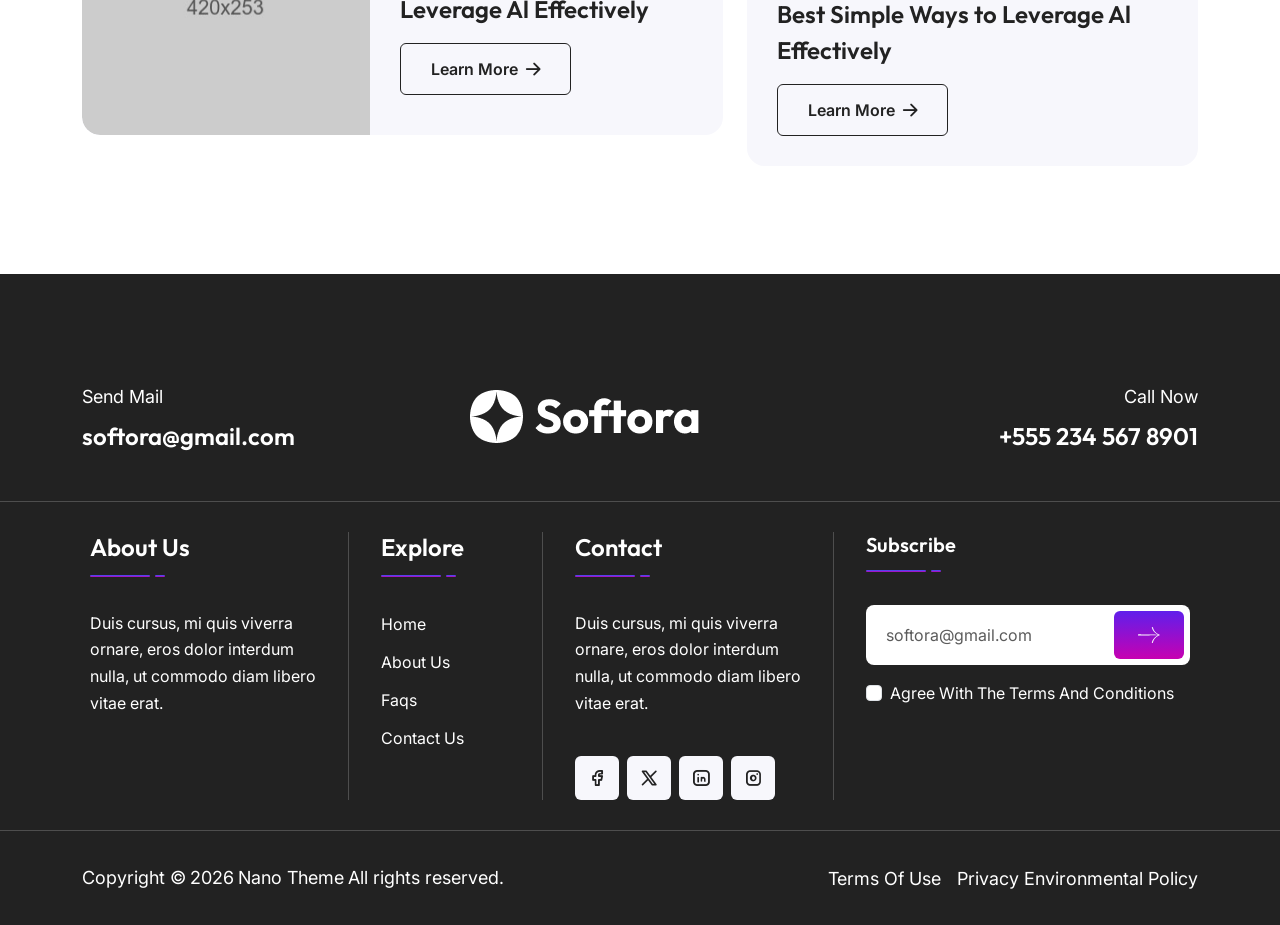
<file: home-2.html>
<!DOCTYPE html>
<html lang="en">

<head>
   <meta charset="utf-8">
   <meta name="viewport" content="width=device-width, initial-scale=1">
   <meta name="description" content="Softora - IT Solutions & Technology HTML Template">

   <!-- Title & Favicon -->
   <title>AI Agency | Softora - IT Solutions & Technology HTML Template</title>
   <link rel="shortcut icon" href="assets/img/core-img/favicon.ico" type="image/x-icon">

   <!-- Stylesheet -->
   <link rel="stylesheet" href="assets/css/animate.css">
   <link rel="stylesheet" href="assets/css/tabler-icons.min.css">
   <link rel="stylesheet" href="assets/css/bootstrap.min.css">
   <link rel="stylesheet" href="assets/css/swiper-bundle.min.css">
   <link rel="stylesheet" href="style.css">
</head>

<body class="theme-three">
   <!-- Preloader -->
   <div class="preloader" id="preloader">
      <div class="spinner-grow" role="status">
         <span class="visually-hidden">Loading...</span>
      </div>
   </div>

   <!-- Right Side Offcanvas -->
   <div class="offcanvas offcanvas-end right-side-softora-offcanvas shadow-lg" tabindex="-1" id="sideMenuOffcanvas">
      <!-- Offcanvas Header -->
      <div class="offcanvas-header">
         <div>
            <img src="assets/img/core-img/logo.png" alt="">
         </div>
         <button type="button" class="btn-close" data-bs-dismiss="offcanvas" aria-label="Close"></button>
      </div>

      <!-- Offcanvas Body -->
      <div class="offcanvas-body">
         <div class="container-fluid">
            <div class="row g-5">

               <!-- Service Small Card -->
               <div class="col-12">
                  <div class="service-small-card d-flex gap-4 align-items-center">
                     <div class="service-small-card-icon bg-secondary">
                        <svg xmlns="http://www.w3.org/2000/svg" width="49" height="49" viewBox="0 0 49 49" fill="none">
                           <g clip-path="url(#clip0_1_35282)">
                              <mask id="mask0_1_35287" style="mask-type:luminance" maskUnits="userSpaceOnUse" x="0"
                                 y="0" width="49" height="49">
                                 <path d="M48.3335 0.333984H0.333496V48.334H48.3335V0.333984Z" fill="white" />
                              </mask>
                              <g mask="url(#mask0_1_35287)">
                                 <mask id="mask1_1_35283" style="mask-type:luminance" maskUnits="userSpaceOnUse" x="0"
                                    y="0" width="49" height="49">
                                    <path d="M0.333496 0.333988H48.3335V48.334H0.333496V0.333988Z" fill="white" />
                                 </mask>
                                 <g mask="url(#mask1_1_35283)">
                                    <path
                                       d="M33.3335 24.4277C33.3335 29.3984 29.3041 33.4277 24.3335 33.4277C19.3629 33.4277 15.3335 29.3984 15.3335 24.4277"
                                       stroke="url(#paint0_linear_1_3528C)" stroke-width="2.6" stroke-miterlimit="10" />
                                    <path
                                       d="M2.2085 24.4277V25.9277L8.28668 27.6723C8.71043 29.7193 9.52156 31.622 10.631 33.3119L7.52309 38.7096L9.95778 41.1444L15.3556 38.0365C17.0455 39.1459 18.9482 39.957 20.9952 40.3809L22.612 46.459H26.055L27.6718 40.3809C29.7188 39.957 31.6215 39.1459 33.3114 38.0365L38.7092 41.1444L41.1439 38.7096L38.036 33.3119C39.1454 31.622 39.9566 29.7193 40.3803 27.6723L46.4585 25.9277V24.4277"
                                       stroke="url(#paint1_linear_1_35298)" stroke-width="2.6" stroke-miterlimit="10" />
                                    <path
                                       d="M2.2085 20.6777C2.2085 16.6047 5.51046 13.3027 9.58353 13.3027C12.4676 13.3027 14.9649 14.9582 16.1772 17.3707"
                                       stroke="url(#paint2_linear_1_35281)" stroke-width="2.6" stroke-miterlimit="10"
                                       stroke-linejoin="round" />
                                    <path
                                       d="M19.646 6.89648C19.646 4.30767 21.7447 2.20899 24.3335 2.20899C26.9223 2.20899 29.021 4.30767 29.021 6.89648C29.021 9.4853 26.9223 11.584 24.3335 11.584C21.7447 11.584 19.646 9.4853 19.646 6.89648Z"
                                       stroke="url(#paint3_linear_1_3528J)" stroke-width="2.6" stroke-miterlimit="10"
                                       stroke-linecap="round" stroke-linejoin="round" />
                                    <path
                                       d="M15.3335 20.6777C15.3335 15.7071 19.3629 11.6777 24.3335 11.6777C29.3041 11.6777 33.3335 15.7071 33.3335 20.6777"
                                       stroke="url(#paint4_linear_1_35289)" stroke-width="2.6" stroke-miterlimit="10"
                                       stroke-linejoin="round" />
                                    <path
                                       d="M5.9585 9.52148C5.9585 7.45045 7.63737 5.77148 9.7085 5.77148C11.7796 5.77148 13.4585 7.45045 13.4585 9.52148C13.4585 11.5925 11.7796 13.2715 9.7085 13.2715C7.63737 13.2715 5.9585 11.5925 5.9585 9.52148Z"
                                       stroke="url(#paint5_linear_1_35280)" stroke-width="2.6" stroke-miterlimit="10"
                                       stroke-linecap="round" stroke-linejoin="round" />
                                    <path
                                       d="M46.4585 20.6777C46.4585 16.6047 43.1565 13.3027 39.0835 13.3027C36.1994 13.3027 33.7021 14.9582 32.4897 17.3707"
                                       stroke="url(#paint6_linear_11_3528)" stroke-width="2.6" stroke-miterlimit="10"
                                       stroke-linejoin="round" />
                                    <path
                                       d="M42.7085 9.52148C42.7085 7.45045 41.0296 5.77148 38.9585 5.77148C36.8874 5.77148 35.2085 7.45045 35.2085 9.52148C35.2085 11.5925 36.8874 13.2715 38.9585 13.2715C41.0296 13.2715 42.7085 11.5925 42.7085 9.52148Z"
                                       stroke="url(#paint7_linear_1)" stroke-width="2.6" stroke-miterlimit="10"
                                       stroke-linecap="round" stroke-linejoin="round" />
                                 </g>
                              </g>
                           </g>
                           <defs>
                              <linearGradient id="paint0_linear_1_3528C" x1="24.3335" y1="33.4277" x2="24.3335"
                                 y2="24.4277" gradientUnits="userSpaceOnUse">
                                 <stop offset="0" stop-color="#601FEB" />
                                 <stop offset="1" stop-color="#C700B1" />
                              </linearGradient>
                              <linearGradient id="paint1_linear_1_35287" x1="24.3335" y1="46.459" x2="24.3335"
                                 y2="24.4277" gradientUnits="userSpaceOnUse">
                                 <stop offset="0" stop-color="#601FEB" />
                                 <stop offset="1" stop-color="#C700B1" />
                              </linearGradient>
                              <linearGradient id="paint2_linear_1_35281" x1="9.19287" y1="20.6777" x2="9.19287"
                                 y2="13.3027" gradientUnits="userSpaceOnUse">
                                 <stop offset="0" stop-color="#601FEB" />
                                 <stop offset="1" stop-color="#C700B1" />
                              </linearGradient>
                              <linearGradient id="paint3_linear_1_3528J" x1="24.3335" y1="11.584" x2="24.3335"
                                 y2="2.20899" gradientUnits="userSpaceOnUse">
                                 <stop offset="0" stop-color="#601FEB" />
                                 <stop offset="1" stop-color="#C700B1" />
                              </linearGradient>
                              <linearGradient id="paint4_linear_1_35289" x1="24.3335" y1="20.6777" x2="24.3335"
                                 y2="11.6777" gradientUnits="userSpaceOnUse">
                                 <stop offset="0" stop-color="#601FEB" />
                                 <stop offset="1" stop-color="#C700B1" />
                              </linearGradient>
                              <linearGradient id="paint5_linear_1_35280" x1="9.7085" y1="13.2715" x2="9.7085"
                                 y2="5.77148" gradientUnits="userSpaceOnUse">
                                 <stop offset="0" stop-color="#601FEB" />
                                 <stop offset="1" stop-color="#C700B1" />
                              </linearGradient>
                              <linearGradient id="paint6_linear_11_3528" x1="39.4741" y1="20.6777" x2="39.4741"
                                 y2="13.3027" gradientUnits="userSpaceOnUse">
                                 <stop offset="0" stop-color="#601FEB" />
                                 <stop offset="1" stop-color="#C700B1" />
                              </linearGradient>
                              <linearGradient id="paint7_linear_1" x1="38.9585" y1="13.2715" x2="38.9585" y2="5.77148"
                                 gradientUnits="userSpaceOnUse">
                                 <stop offset="0" stop-color="#601FEB" />
                                 <stop offset="1" stop-color="#C700B1" />
                              </linearGradient>
                              <clipPath id="clip0_1_35282">
                                 <rect width="48" height="48" fill="white" transform="translate(0.333496 0.333984)" />
                              </clipPath>
                           </defs>
                        </svg>
                     </div>
                     <div>
                        <h5>Highly Expert Team</h5>
                        <p class="mb-0">We provide the most responsive and functional AI Agency design.</p>
                     </div>
                  </div>
               </div>

               <!-- Service Small Card -->
               <div class="col-12">
                  <div class="service-small-card d-flex gap-4 align-items-center">
                     <div class="service-small-card-icon bg-secondary">
                        <svg xmlns="http://www.w3.org/2000/svg" width="49" height="49" viewBox="0 0 49 49" fill="none">
                           <g clip-path="url(#clip0_21_3559)">
                              <mask id="mask0_14_3559" style="mask-type:luminance" maskUnits="userSpaceOnUse" x="0"
                                 y="0" width="49" height="49">
                                 <path d="M0.333496 0.333988H48.3335V48.334H0.333496V0.333988Z" fill="white" />
                              </mask>
                              <g mask="url(#mask0_14_3559)">
                                 <path
                                    d="M9.7085 31.834H7.8335C4.7269 31.834 2.2085 29.3156 2.2085 26.209C2.2085 23.1024 4.7269 20.584 7.8335 20.584H9.7085V31.834Z"
                                    stroke="url(#paint0_linear_18_3559)" stroke-width="2.6" stroke-miterlimit="10" />
                                 <path
                                    d="M38.9585 31.834H40.8335C43.9401 31.834 46.4585 29.3156 46.4585 26.209C46.4585 23.1024 43.9401 20.584 40.8335 20.584H38.9585V31.834Z"
                                    stroke="url(#paint1_linear_1_3559)" stroke-width="2.6" stroke-miterlimit="10" />
                                 <path
                                    d="M5.9585 20.9041V20.584C5.9585 10.2286 13.9782 2.20899 24.3335 2.20899C34.6888 2.20899 42.7085 10.2286 42.7085 20.584V20.9041"
                                    stroke="url(#paint2_linear_1_3559)" stroke-width="2.6" stroke-miterlimit="10" />
                                 <path
                                    d="M28.0835 42.709C28.0835 44.78 26.4046 46.459 24.3335 46.459C22.2625 46.459 20.5835 44.78 20.5835 42.709C20.5835 40.638 22.2625 38.959 24.3335 38.959C26.4046 38.959 28.0835 40.638 28.0835 42.709Z"
                                    stroke="url(#paint3_linear_1_3559)" stroke-width="2.6" stroke-miterlimit="10" />
                                 <path d="M28.0835 42.709H35.2085C39.3507 42.709 42.7085 39.3511 42.7085 35.209V31.5139"
                                    stroke="url(#paint4_linear_1_3559)" stroke-width="2.6" stroke-miterlimit="10" />
                                 <path
                                    d="M16.8335 16.834V28.084H20.5835L24.3335 31.834L28.0835 28.084H31.8335V16.834H16.8335Z"
                                    stroke="url(#paint5_linear_1_3559)" stroke-width="2.6" stroke-miterlimit="10" />
                              </g>
                           </g>
                           <defs>
                              <linearGradient id="paint0_linear_18_3559" x1="5.9585" y1="31.834" x2="5.9585" y2="20.584"
                                 gradientUnits="userSpaceOnUse">
                                 <stop offset="0" stop-color="#601FEB" />
                                 <stop offset="1" stop-color="#C700B1" />
                              </linearGradient>
                              <linearGradient id="paint1_linear_1_3559" x1="42.7085" y1="31.834" x2="42.7085"
                                 y2="20.584" gradientUnits="userSpaceOnUse">
                                 <stop offset="0" stop-color="#601FEB" />
                                 <stop offset="1" stop-color="#C700B1" />
                              </linearGradient>
                              <linearGradient id="paint2_linear_1_3559" x1="24.3335" y1="20.9041" x2="24.3335"
                                 y2="2.20899" gradientUnits="userSpaceOnUse">
                                 <stop offset="0" stop-color="#601FEB" />
                                 <stop offset="1" stop-color="#C700B1" />
                              </linearGradient>
                              <linearGradient id="paint3_linear_7" x1="24.3335" y1="46.459" x2="24.3335" y2="38.959"
                                 gradientUnits="userSpaceOnUse">
                                 <stop offset="0" stop-color="#601FEB" />
                                 <stop offset="1" stop-color="#C700B1" />
                              </linearGradient>
                              <linearGradient id="paint4_linear_1_3559" x1="35.396" y1="42.709" x2="35.396" y2="31.5139"
                                 gradientUnits="userSpaceOnUse">
                                 <stop offset="0" stop-color="#601FEB" />
                                 <stop offset="1" stop-color="#C700B1" />
                              </linearGradient>
                              <linearGradient id="paint5_linear_1_3559" x1="24.3335" y1="31.834" x2="24.3335"
                                 y2="16.834" gradientUnits="userSpaceOnUse">
                                 <stop offset="0" stop-color="#601FEB" />
                                 <stop offset="1" stop-color="#C700B1" />
                              </linearGradient>
                              <clipPath id="clip0_21_3559">
                                 <rect width="48" height="48" fill="white" transform="translate(0.333496 0.333984)" />
                              </clipPath>
                           </defs>
                        </svg>
                     </div>
                     <div>
                        <h5>24/7 Customer Service</h5>
                        <p class="mb-0">We provide the most responsive and functional AI Agency design.</p>
                     </div>
                  </div>
               </div>

               <!-- Service Small Card -->
               <div class="col-12">
                  <div class="service-small-card d-flex gap-4 align-items-center">
                     <div class="service-small-card-icon bg-secondary">
                        <svg xmlns="http://www.w3.org/2000/svg" width="48" height="48" viewBox="0 0 48 48" fill="none">
                           <g clip-path="url(#clip0_1_3582)">
                              <path d="M20.8374 40.3723V34.791" stroke="url(#paint0_linear_1_3582)" stroke-width="2.6"
                                 stroke-miterlimit="10" />
                              <path
                                 d="M24.5581 23.6274C24.5581 21.5724 22.8921 19.9065 20.8371 19.9065C18.7822 19.9065 17.1162 21.5724 17.1162 23.6274C17.1162 25.6824 18.7822 27.3484 20.8371 27.3484C22.8921 27.3484 24.5581 29.0142 24.5581 31.0693C24.5581 33.1244 22.8921 34.7902 20.8371 34.7902C18.7822 34.7902 17.1162 33.1243 17.1162 31.0693"
                                 stroke="url(#paint1_linear_1_3582)" stroke-width="2.6" stroke-miterlimit="10" />
                              <path d="M20.8374 14.3242V19.9056" stroke="url(#paint2_linear_1_3582)" stroke-width="2.6"
                                 stroke-miterlimit="10" />
                              <path d="M46.1395 38.5117H32V45.9536H46.1395V38.5117Z" stroke="url(#paint3_linear_1_3582)"
                                 stroke-width="2.6" stroke-miterlimit="10" />
                              <path d="M32 38.5102V31.0684H46.1395V38.5102" stroke="url(#paint4_linear_1_3582)"
                                 stroke-width="2.6" stroke-miterlimit="10" />
                              <mask id="mask0_1_3582" style="mask-type:luminance" maskUnits="userSpaceOnUse" x="0" y="0"
                                 width="48" height="48">
                                 <path d="M26.4186 25.4879H48V0.185547H0.372093L0 47.8135H26.4186V25.4879Z"
                                    fill="white" />
                              </mask>
                              <g mask="url(#mask0_1_3582)">
                                 <path
                                    d="M11.5347 45.9539C6.39726 45.9539 2.23242 41.789 2.23242 36.6515C2.23242 36.24 2.25912 35.8347 2.31093 35.4373C3.46638 26.5737 7.51986 18.7128 13.8404 12.3924L17.1161 9.48874L13.3952 2.04688H28.2789L24.558 9.48874L27.8337 12.3924C34.1543 18.7129 38.2078 26.5738 39.3632 35.4373C39.415 35.8347 39.4417 36.24 39.4417 36.6515C39.4417 41.789 35.2769 45.9539 30.1394 45.9539H11.5347Z"
                                    stroke="url(#paint5_linear_1_3582)" stroke-width="2.6" stroke-miterlimit="10" />
                                 <path
                                    d="M35.7209 2.04688C37.7758 2.04688 39.4418 3.71283 39.4418 5.76781C39.4418 7.82278 37.7758 9.48874 35.7209 9.48874H17.1162"
                                    stroke="url(#paint6_linear_1_3582)" stroke-width="2.6" stroke-miterlimit="10" />
                              </g>
                           </g>
                           <defs>
                              <linearGradient id="paint0_linear_1_3582" x1="21.3374" y1="34.791" x2="21.3374"
                                 y2="40.3723" gradientUnits="userSpaceOnUse">
                                 <stop offset="0" stop-color="#601FEB" />
                                 <stop offset="1" stop-color="#C700B1" />
                              </linearGradient>
                              <linearGradient id="paint1_linear_1_3582" x1="20.8371" y1="19.9065" x2="20.8371"
                                 y2="34.7902" gradientUnits="userSpaceOnUse">
                                 <stop offset="0" stop-color="#601FEB" />
                                 <stop offset="1" stop-color="#C700B1" />
                              </linearGradient>
                              <linearGradient id="paint2_linear_1_3582" x1="21.3374" y1="14.3242" x2="21.3374"
                                 y2="19.9056" gradientUnits="userSpaceOnUse">
                                 <stop offset="0" stop-color="#601FEB" />
                                 <stop offset="1" stop-color="#C700B1" />
                              </linearGradient>
                              <linearGradient id="paint3_linear_1_3582" x1="39.0698" y1="38.5117" x2="39.0698"
                                 y2="45.9536" gradientUnits="userSpaceOnUse">
                                 <stop offset="0" stop-color="#601FEB" />
                                 <stop offset="1" stop-color="#C700B1" />
                              </linearGradient>
                              <linearGradient id="paint4_linear_1_3582" x1="39.0698" y1="31.0684" x2="39.0698"
                                 y2="38.5102" gradientUnits="userSpaceOnUse">
                                 <stop offset="0" stop-color="#601FEB" />
                                 <stop offset="1" stop-color="#C700B1" />
                              </linearGradient>
                              <linearGradient id="paint5_linear_1_3582" x1="20.8371" y1="2.04687" x2="20.8371"
                                 y2="45.9539" gradientUnits="userSpaceOnUse">
                                 <stop offset="0" stop-color="#601FEB" />
                                 <stop offset="1" stop-color="#C700B1" />
                              </linearGradient>
                              <linearGradient id="paint6_linear_1_3582" x1="28.279" y1="2.04688" x2="28.279"
                                 y2="9.48874" gradientUnits="userSpaceOnUse">
                                 <stop offset="0" stop-color="#601FEB" />
                                 <stop offset="1" stop-color="#C700B1" />
                              </linearGradient>
                              <clipPath id="clip0_1_3582">
                                 <rect width="48" height="48" fill="white" />
                              </clipPath>
                           </defs>
                        </svg>
                     </div>
                     <div>
                        <h5>Competitive Pricing</h5>
                        <p class="mb-0">We provide the most responsive and functional AI Agency design.</p>
                     </div>
                  </div>
               </div>


               <!-- Service Small Card -->
               <div class="col-12">
                  <div class="service-small-card d-flex gap-4 align-items-center">
                     <div class="service-small-card-icon bg-secondary">
                        <svg xmlns="http://www.w3.org/2000/svg" width="49" height="49" viewBox="0 0 49 49" fill="none">
                           <g clip-path="url(#clip0_1_35286)">
                              <mask id="mask0_1_13528" style="mask-type:luminance" maskUnits="userSpaceOnUse" x="0"
                                 y="0" width="49" height="49">
                                 <path d="M48.3335 0.333984H0.333496V48.334H48.3335V0.333984Z" fill="white" />
                              </mask>
                              <g mask="url(#mask0_1_13528)">
                                 <mask id="mask10_1_3528" style="mask-type:luminance" maskUnits="userSpaceOnUse" x="0"
                                    y="0" width="49" height="49">
                                    <path d="M0.333496 0.333988H48.3335V48.334H0.333496V0.333988Z" fill="white" />
                                 </mask>
                                 <g mask="url(#mask10_1_3528)">
                                    <path
                                       d="M33.3335 24.4277C33.3335 29.3984 29.3041 33.4277 24.3335 33.4277C19.3629 33.4277 15.3335 29.3984 15.3335 24.4277"
                                       stroke="url(#paint0_linear_1_3528D)" stroke-width="2.6" stroke-miterlimit="10" />
                                    <path
                                       d="M2.2085 24.4277V25.9277L8.28668 27.6723C8.71043 29.7193 9.52156 31.622 10.631 33.3119L7.52309 38.7096L9.95778 41.1444L15.3556 38.0365C17.0455 39.1459 18.9482 39.957 20.9952 40.3809L22.612 46.459H26.055L27.6718 40.3809C29.7188 39.957 31.6215 39.1459 33.3114 38.0365L38.7092 41.1444L41.1439 38.7096L38.036 33.3119C39.1454 31.622 39.9566 29.7193 40.3803 27.6723L46.4585 25.9277V24.4277"
                                       stroke="url(#paint1_linear_1_3528A)" stroke-width="2.6" stroke-miterlimit="10" />
                                    <path
                                       d="M2.2085 20.6777C2.2085 16.6047 5.51046 13.3027 9.58353 13.3027C12.4676 13.3027 14.9649 14.9582 16.1772 17.3707"
                                       stroke="url(#paint2_linear_1_35282)" stroke-width="2.6" stroke-miterlimit="10"
                                       stroke-linejoin="round" />
                                    <path
                                       d="M19.646 6.89648C19.646 4.30767 21.7447 2.20899 24.3335 2.20899C26.9223 2.20899 29.021 4.30767 29.021 6.89648C29.021 9.4853 26.9223 11.584 24.3335 11.584C21.7447 11.584 19.646 9.4853 19.646 6.89648Z"
                                       stroke="url(#paint3_linear_1_35281)" stroke-width="2.6" stroke-miterlimit="10"
                                       stroke-linecap="round" stroke-linejoin="round" />
                                    <path
                                       d="M15.3335 20.6777C15.3335 15.7071 19.3629 11.6777 24.3335 11.6777C29.3041 11.6777 33.3335 15.7071 33.3335 20.6777"
                                       stroke="url(#paint4_linear_1_35283)" stroke-width="2.6" stroke-miterlimit="10"
                                       stroke-linejoin="round" />
                                    <path
                                       d="M5.9585 9.52148C5.9585 7.45045 7.63737 5.77148 9.7085 5.77148C11.7796 5.77148 13.4585 7.45045 13.4585 9.52148C13.4585 11.5925 11.7796 13.2715 9.7085 13.2715C7.63737 13.2715 5.9585 11.5925 5.9585 9.52148Z"
                                       stroke="url(#paint5_linear_1_35282)" stroke-width="2.6" stroke-miterlimit="10"
                                       stroke-linecap="round" stroke-linejoin="round" />
                                    <path
                                       d="M46.4585 20.6777C46.4585 16.6047 43.1565 13.3027 39.0835 13.3027C36.1994 13.3027 33.7021 14.9582 32.4897 17.3707"
                                       stroke="url(#paint6_linear_12_3528)" stroke-width="2.6" stroke-miterlimit="10"
                                       stroke-linejoin="round" />
                                    <path
                                       d="M42.7085 9.52148C42.7085 7.45045 41.0296 5.77148 38.9585 5.77148C36.8874 5.77148 35.2085 7.45045 35.2085 9.52148C35.2085 11.5925 36.8874 13.2715 38.9585 13.2715C41.0296 13.2715 42.7085 11.5925 42.7085 9.52148Z"
                                       stroke="url(#paint7_linear_2)" stroke-width="2.6" stroke-miterlimit="10"
                                       stroke-linecap="round" stroke-linejoin="round" />
                                 </g>
                              </g>
                           </g>
                           <defs>
                              <linearGradient id="paint0_linear_1_3528D" x1="24.3335" y1="33.4277" x2="24.3335"
                                 y2="24.4277" gradientUnits="userSpaceOnUse">
                                 <stop offset="0" stop-color="#601FEB" />
                                 <stop offset="1" stop-color="#C700B1" />
                              </linearGradient>
                              <linearGradient id="paint1_linear_1_3528A" x1="24.3335" y1="46.459" x2="24.3335"
                                 y2="24.4277" gradientUnits="userSpaceOnUse">
                                 <stop offset="0" stop-color="#601FEB" />
                                 <stop offset="1" stop-color="#C700B1" />
                              </linearGradient>
                              <linearGradient id="paint2_linear_1_35282" x1="9.19287" y1="20.6777" x2="9.19287"
                                 y2="13.3027" gradientUnits="userSpaceOnUse">
                                 <stop offset="0" stop-color="#601FEB" />
                                 <stop offset="1" stop-color="#C700B1" />
                              </linearGradient>
                              <linearGradient id="paint3_linear_1_35281" x1="24.3335" y1="11.584" x2="24.3335"
                                 y2="2.20899" gradientUnits="userSpaceOnUse">
                                 <stop offset="0" stop-color="#601FEB" />
                                 <stop offset="1" stop-color="#C700B1" />
                              </linearGradient>
                              <linearGradient id="paint4_linear_1_35283" x1="24.3335" y1="20.6777" x2="24.3335"
                                 y2="11.6777" gradientUnits="userSpaceOnUse">
                                 <stop offset="0" stop-color="#601FEB" />
                                 <stop offset="1" stop-color="#C700B1" />
                              </linearGradient>
                              <linearGradient id="paint5_linear_1_35282" x1="9.7085" y1="13.2715" x2="9.7085"
                                 y2="5.77148" gradientUnits="userSpaceOnUse">
                                 <stop offset="0" stop-color="#601FEB" />
                                 <stop offset="1" stop-color="#C700B1" />
                              </linearGradient>
                              <linearGradient id="paint6_linear_12_3528" x1="39.4741" y1="20.6777" x2="39.4741"
                                 y2="13.3027" gradientUnits="userSpaceOnUse">
                                 <stop offset="0" stop-color="#601FEB" />
                                 <stop offset="1" stop-color="#C700B1" />
                              </linearGradient>
                              <linearGradient id="paint7_linear_2" x1="38.9585" y1="13.2715" x2="38.9585" y2="5.77148"
                                 gradientUnits="userSpaceOnUse">
                                 <stop offset="0" stop-color="#601FEB" />
                                 <stop offset="1" stop-color="#C700B1" />
                              </linearGradient>
                              <clipPath id="clip0_1_35286">
                                 <rect width="48" height="48" fill="white" transform="translate(0.333496 0.333984)" />
                              </clipPath>
                           </defs>
                        </svg>
                     </div>
                     <div>
                        <h5>Highly Expert Team</h5>
                        <p class="mb-0">We provide the most responsive and functional AI Agency design.</p>
                     </div>
                  </div>
               </div>

               <!-- Service Small Card -->
               <div class="col-12">
                  <div class="service-small-card d-flex gap-4 align-items-center">
                     <div class="service-small-card-icon bg-secondary">
                        <svg xmlns="http://www.w3.org/2000/svg" width="49" height="49" viewBox="0 0 49 49" fill="none">
                           <g clip-path="url(#clip0_22_3559)">
                              <mask id="mask0_15_3559" style="mask-type:luminance" maskUnits="userSpaceOnUse" x="0"
                                 y="0" width="49" height="49">
                                 <path d="M0.333496 0.333988H48.3335V48.334H0.333496V0.333988Z" fill="white" />
                              </mask>
                              <g mask="url(#mask0_15_3559)">
                                 <path
                                    d="M9.7085 31.834H7.8335C4.7269 31.834 2.2085 29.3156 2.2085 26.209C2.2085 23.1024 4.7269 20.584 7.8335 20.584H9.7085V31.834Z"
                                    stroke="url(#paint0_linear_19_3559)" stroke-width="2.6" stroke-miterlimit="10" />
                                 <path
                                    d="M38.9585 31.834H40.8335C43.9401 31.834 46.4585 29.3156 46.4585 26.209C46.4585 23.1024 43.9401 20.584 40.8335 20.584H38.9585V31.834Z"
                                    stroke="url(#paint1_linear_1_3560)" stroke-width="2.6" stroke-miterlimit="10" />
                                 <path
                                    d="M5.9585 20.9041V20.584C5.9585 10.2286 13.9782 2.20899 24.3335 2.20899C34.6888 2.20899 42.7085 10.2286 42.7085 20.584V20.9041"
                                    stroke="url(#paint2_linear_11_3559)" stroke-width="2.6" stroke-miterlimit="10" />
                                 <path
                                    d="M28.0835 42.709C28.0835 44.78 26.4046 46.459 24.3335 46.459C22.2625 46.459 20.5835 44.78 20.5835 42.709C20.5835 40.638 22.2625 38.959 24.3335 38.959C26.4046 38.959 28.0835 40.638 28.0835 42.709Z"
                                    stroke="url(#paint3_linear_7)" stroke-width="2.6" stroke-miterlimit="10" />
                                 <path d="M28.0835 42.709H35.2085C39.3507 42.709 42.7085 39.3511 42.7085 35.209V31.5139"
                                    stroke="url(#paint41_linear_1_3559)" stroke-width="2.6" stroke-miterlimit="10" />
                                 <path
                                    d="M16.8335 16.834V28.084H20.5835L24.3335 31.834L28.0835 28.084H31.8335V16.834H16.8335Z"
                                    stroke="url(#paint5_linear_0_3559)" stroke-width="2.6" stroke-miterlimit="10" />
                              </g>
                           </g>
                           <defs>
                              <linearGradient id="paint0_linear_19_3559" x1="5.9585" y1="31.834" x2="5.9585" y2="20.584"
                                 gradientUnits="userSpaceOnUse">
                                 <stop offset="0" stop-color="#601FEB" />
                                 <stop offset="1" stop-color="#C700B1" />
                              </linearGradient>
                              <linearGradient id="paint1_linear_1_3560" x1="42.7085" y1="31.834" x2="42.7085"
                                 y2="20.584" gradientUnits="userSpaceOnUse">
                                 <stop offset="0" stop-color="#601FEB" />
                                 <stop offset="1" stop-color="#C700B1" />
                              </linearGradient>
                              <linearGradient id="paint2_linear_11_3559" x1="24.3335" y1="20.9041" x2="24.3335"
                                 y2="2.20899" gradientUnits="userSpaceOnUse">
                                 <stop offset="0" stop-color="#601FEB" />
                                 <stop offset="1" stop-color="#C700B1" />
                              </linearGradient>
                              <linearGradient id="paint3_linear_9" x1="24.3335" y1="46.459" x2="24.3335" y2="38.959"
                                 gradientUnits="userSpaceOnUse">
                                 <stop offset="0" stop-color="#601FEB" />
                                 <stop offset="1" stop-color="#C700B1" />
                              </linearGradient>
                              <linearGradient id="paint41_linear_1_3559" x1="35.396" y1="42.709" x2="35.396"
                                 y2="31.5139" gradientUnits="userSpaceOnUse">
                                 <stop offset="0" stop-color="#601FEB" />
                                 <stop offset="1" stop-color="#C700B1" />
                              </linearGradient>
                              <linearGradient id="paint5_linear_0_3559" x1="24.3335" y1="31.834" x2="24.3335"
                                 y2="16.834" gradientUnits="userSpaceOnUse">
                                 <stop offset="0" stop-color="#601FEB" />
                                 <stop offset="1" stop-color="#C700B1" />
                              </linearGradient>
                              <clipPath id="clip0_22_3559">
                                 <rect width="48" height="48" fill="white" transform="translate(0.333496 0.333984)" />
                              </clipPath>
                           </defs>
                        </svg>
                     </div>
                     <div>
                        <h5>24/7 Customer Service</h5>
                        <p class="mb-0">We provide the most responsive and functional AI Agency design.</p>
                     </div>
                  </div>
               </div>
            </div>
         </div>

         <!-- Button -->
         <a class="btn btn-primary mt-5 w-100" href="contact.html">Get Appointment <i
               class="ti ti-arrow-up-right"></i></a>
      </div>
   </div>

   <!-- Search Form Overlay -->
   <div class="search-bg-overlay" id="searchOverlay"></div>

   <!-- Search Form Popup -->
   <div class="search-form-popup">
      <h2 class="mb-4">How can I help you, Today?</h2>
      <button type="button" class="close-btn" id="searchClose" aria-label="Close">
         <i class="ti ti-x"></i>
      </button>
      <form class="search-form">
         <input type="search" class="form-control" placeholder="Search...">
         <button type="submit" class="btn btn-primary"><i class="ti ti-search"></i> Search Now</button>
      </form>
   </div>

   <!-- Header Area-->
   <header class="header-area style-three">
      <div class="container">
         <nav class="navbar navbar-expand-lg">
            <!-- Navbar Brand -->
            <a class="navbar-brand" href="index.html">
               <img src="assets/img/core-img/logo4.png" alt="">
            </a>

            <!-- Navbar Toggler -->
            <button class="navbar-toggler text-dark" type="button" data-bs-toggle="collapse"
               data-bs-target="#softoraNav" aria-controls="softoraNav" aria-expanded="false"
               aria-label="Toggle navigation">
               <i class="ti ti-category"></i>
            </button>

            <!-- Navbar Nav -->
            <div class="collapse navbar-collapse justify-content-end" id="softoraNav">
               <ul class="navbar-nav navbar-nav-scroll">
                  <li class="softora-dd">
                     <a href="#">Home <i class="ti ti-caret-down-filled"></i></a>
                     <ul class="softora-dd-menu">
                        <li>
                           <a href="index.html">IT Service</a>
                        </li>
                        <li>
                           <a href="home-2.html">AI Agency</a>
                        </li>
                        <li>
                           <a href="home-3.html">Cyber Security</a>
                        </li>
                        <li>
                           <a href="home-4.html">Big Data Analytics</a>
                        </li>
                     </ul>
                  </li>
                  <li class="softora-dd">
                     <a href="#">Pages <i class="ti ti-caret-down-filled"></i></a>
                     <ul class="softora-dd-menu">
                        <li class="softora-dd">
                           <a href="about-us.html">About Us</a>
                        </li>
                        <li class="softora-dd">
                           <a href="#">Service <i class="ti ti-caret-right-filled"></i></a>
                           <ul class="softora-dd-menu">
                              <li>
                                 <a href="service.html">Service</a>
                              </li>
                              <li>
                                 <a href="service-details.html">Service Details</a>
                              </li>
                           </ul>
                        </li>
                        <li class="softora-dd">
                           <a href="#">Team <i class="ti ti-caret-right-filled"></i></a>
                           <ul class="softora-dd-menu">
                              <li>
                                 <a href="team.html">Team</a>
                              </li>
                              <li>
                                 <a href="team-details.html">Team Details</a>
                              </li>
                           </ul>
                        </li>
                        <li>
                           <a href="pricing.html">Pricing Plan</a>
                        </li>
                        <li>
                           <a href="faqs.html">FAQs</a>
                        </li>
                        <li>
                           <a href="404.html">404</a>
                        </li>
                     </ul>
                  </li>
                  <li class="softora-dd">
                     <a href="#">Portfolio <i class="ti ti-caret-down-filled"></i></a>
                     <ul class="softora-dd-menu">
                        <li>
                           <a href="portfolio-masonry.html">Portfolio Masonry</a>
                        </li>
                        <li>
                           <a href="portfolio-grid.html">Portfolio Grid</a>
                        </li>
                        <li>
                           <a href="portfolio-details.html">Portfolio Details</a>
                        </li>
                     </ul>
                  </li>
                  <li class="softora-dd">
                     <a href="#">Blog <i class="ti ti-caret-down-filled"></i></a>
                     <ul class="softora-dd-menu">
                        <li>
                           <a href="blog-list.html">Blog List</a>
                        </li>
                        <li>
                           <a href="blog-grid.html">Blog Grid</a>
                        </li>
                        <li>
                           <a href="blog-details.html">Blog Details</a>
                        </li>
                     </ul>
                  </li>
                  <li class="softora-dd">
                     <a href="contact.html">Contact</a>
                  </li>
               </ul>

               <div class="d-flex align-items-center mt-4 mt-lg-0">
                  <!-- Search Button -->
                  <div class="header-search-btn" id="searchButton">
                     <button class="btn">
                        <svg xmlns="http://www.w3.org/2000/svg" width="24" height="24" viewBox="0 0 24 24" fill="none">
                           <path
                              d="M18.031 16.6168L22.3137 20.8995L20.8995 22.3137L16.6168 18.031C15.0769 19.263 13.124 20 11 20C6.032 20 2 15.968 2 11C2 6.032 6.032 2 11 2C15.968 2 20 6.032 20 11C20 13.124 19.263 15.0769 18.031 16.6168ZM16.0247 15.8748C17.2475 14.6146 18 12.8956 18 11C18 7.1325 14.8675 4 11 4C7.1325 4 4 7.1325 4 11C4 14.8675 7.1325 18 11 18C12.8956 18 14.6146 17.2475 15.8748 16.0247L16.0247 15.8748Z"
                              fill="#222222" />
                        </svg>
                     </button>
                  </div>

                  <!-- Offcanvas Icon -->
                  <div class="offcanvas-icon" data-bs-toggle="offcanvas" data-bs-target="#sideMenuOffcanvas"
                     aria-controls="sideMenuOffcanvas">
                     <svg xmlns="http://www.w3.org/2000/svg" width="28" height="28" viewBox="0 0 28 28" fill="none">
                        <path
                           d="M18.6667 21.0003V23.3337H5.83333V21.0003H18.6667ZM24.5 12.8337V15.167H3.5V12.8337H24.5ZM22.1667 4.66699V7.00033H9.33333V4.66699H22.1667Z"
                           fill="#222222" />
                     </svg>
                  </div>
               </div>
            </div>
         </nav>
      </div>
   </header>

   <!-- Hero Section -->
   <section class="hero-section jarallax style-three" data-jarallax="" data-speed="0.6"
      style="background-image: url('assets/img/core-img/bg.png');">
      <div class="container">
         <div class="row g-5 g-lg-3 align-items-end">
            <!-- Hero Content -->
            <div class="col-12 col-lg-6">
               <div class="hero-content mt-5">
                  <h2 class="mb-4 wow fadeInUp text-white" data-wow-duration="1000ms" data-wow-delay="400ms">Leverage AI
                     for Smarter Business Decisions</h2>
                  <p class="text-white wow fadeInUp" data-wow-duration="1000ms" data-wow-delay="600ms">At Solvexa, we
                     are dedicated transforming your digital aspirations into reality. With a passion for innovation and
                     a commitment to excellence.</p>

                  <!-- Button Group -->
                  <div class="d-flex flex-wrap align-items-center gap-4">
                     <a class="btn btn-primary wow fadeInUp" href="contact.html" data-wow-duration="1000ms"
                        data-wow-delay="800ms">Get in Touch <i class="ti ti-arrow-up-right"></i></a>
                     <a class="btn btn-outline-light wow fadeInUp" href="service.html" data-wow-duration="1000ms"
                        data-wow-delay="900ms">Our Services <i class="ti ti-arrow-up-right"></i></a>
                  </div>

                  <!-- Member List -->
                  <div class="member-list flex-wrap mt-5 wow fadeInUp" data-wow-duration="1000ms"
                     data-wow-delay="1000ms">
                     <div class="img-list">
                        <img src="assets/img/bg-img/55.png" alt="">
                        <img src="assets/img/bg-img/54.png" alt="">
                        <img src="assets/img/bg-img/53.png" alt="">
                        <img src="assets/img/bg-img/52.png" alt="">
                        <img src="assets/img/bg-img/51.png" alt="">
                     </div>
                     <h2 class="mb-0"><span class="counter">36</span>k+<br>
                        <span class="title">Team Members</span></h2>
                  </div>
               </div>
            </div>

            <!-- Hero Thumbnail -->
            <div class="col-12 col-lg-6">
               <div class="hero-thumbnail wow fadeInUp" data-wow-duration="1000ms" data-wow-delay="1200ms">
                  <img src="assets/img/bg-img/50.png" alt="">
                  <!-- Star -->
                  <div class="star-img rotatingImage">
                     <svg xmlns="http://www.w3.org/2000/svg" width="70" height="70" viewBox="0 0 70 70" fill="none">
                        <path
                           d="M35 0L46.1369 23.8631L70 35L46.1369 46.1369L35 70L23.8631 46.1369L0 35L23.8631 23.8631L35 0Z"
                           fill="url(#paint0_linear_1_3521)" />
                        <defs>
                           <linearGradient id="paint0_linear_1_3521" x1="35" y1="0" x2="35" y2="70"
                              gradientUnits="userSpaceOnUse">
                              <stop offset="0" stop-color="#601FEB" />
                              <stop offset="1" stop-color="#C700B1" />
                           </linearGradient>
                        </defs>
                     </svg>
                  </div>
               </div>
            </div>
         </div>
      </div>

      <!-- Divider -->
      <div class="divider"></div>
   </section>

   <!-- Services Section -->
   <section class="services-section">
      <div class="container">
         <div class="row justify-content-center g-5">
            <!-- Service Small Card -->
            <div class="col-12 col-md-6 col-lg-4">
               <div class="service-small-card d-flex gap-4 align-items-center wow fadeInUp" data-wow-duration="1000ms"
                  data-wow-delay="400ms">
                  <div class="service-small-card-icon">
                     <svg xmlns="http://www.w3.org/2000/svg" width="49" height="49" viewBox="0 0 49 49" fill="none">
                        <g clip-path="url(#clip0_1_352878)">
                           <mask id="mask0_1_3528A" style="mask-type:luminance" maskUnits="userSpaceOnUse" x="0" y="0"
                              width="49" height="49">
                              <path d="M48.3335 0.333984H0.333496V48.334H48.3335V0.333984Z" fill="white" />
                           </mask>
                           <g mask="url(#mask0_1_3528A)">
                              <mask id="mask1_1_3528A" style="mask-type:luminance" maskUnits="userSpaceOnUse" x="0"
                                 y="0" width="49" height="49">
                                 <path d="M0.333496 0.333988H48.3335V48.334H0.333496V0.333988Z" fill="white" />
                              </mask>
                              <g mask="url(#mask1_1_3528A)">
                                 <path
                                    d="M33.3335 24.4277C33.3335 29.3984 29.3041 33.4277 24.3335 33.4277C19.3629 33.4277 15.3335 29.3984 15.3335 24.4277"
                                    stroke="url(#paint0_linear_1_3528E)" stroke-width="2.6" stroke-miterlimit="10" />
                                 <path
                                    d="M2.2085 24.4277V25.9277L8.28668 27.6723C8.71043 29.7193 9.52156 31.622 10.631 33.3119L7.52309 38.7096L9.95778 41.1444L15.3556 38.0365C17.0455 39.1459 18.9482 39.957 20.9952 40.3809L22.612 46.459H26.055L27.6718 40.3809C29.7188 39.957 31.6215 39.1459 33.3114 38.0365L38.7092 41.1444L41.1439 38.7096L38.036 33.3119C39.1454 31.622 39.9566 29.7193 40.3803 27.6723L46.4585 25.9277V24.4277"
                                    stroke="url(#paint1_linear_1_3528X)" stroke-width="2.6" stroke-miterlimit="10" />
                                 <path
                                    d="M2.2085 20.6777C2.2085 16.6047 5.51046 13.3027 9.58353 13.3027C12.4676 13.3027 14.9649 14.9582 16.1772 17.3707"
                                    stroke="url(#paint2_linear_1_35283)" stroke-width="2.6" stroke-miterlimit="10"
                                    stroke-linejoin="round" />
                                 <path
                                    d="M19.646 6.89648C19.646 4.30767 21.7447 2.20899 24.3335 2.20899C26.9223 2.20899 29.021 4.30767 29.021 6.89648C29.021 9.4853 26.9223 11.584 24.3335 11.584C21.7447 11.584 19.646 9.4853 19.646 6.89648Z"
                                    stroke="url(#paint3_linear_1_35286)" stroke-width="2.6" stroke-miterlimit="10"
                                    stroke-linecap="round" stroke-linejoin="round" />
                                 <path
                                    d="M15.3335 20.6777C15.3335 15.7071 19.3629 11.6777 24.3335 11.6777C29.3041 11.6777 33.3335 15.7071 33.3335 20.6777"
                                    stroke="url(#paint4_linear_1_35228)" stroke-width="2.6" stroke-miterlimit="10"
                                    stroke-linejoin="round" />
                                 <path
                                    d="M5.9585 9.52148C5.9585 7.45045 7.63737 5.77148 9.7085 5.77148C11.7796 5.77148 13.4585 7.45045 13.4585 9.52148C13.4585 11.5925 11.7796 13.2715 9.7085 13.2715C7.63737 13.2715 5.9585 11.5925 5.9585 9.52148Z"
                                    stroke="url(#paint5_linear_1_35283)" stroke-width="2.6" stroke-miterlimit="10"
                                    stroke-linecap="round" stroke-linejoin="round" />
                                 <path
                                    d="M46.4585 20.6777C46.4585 16.6047 43.1565 13.3027 39.0835 13.3027C36.1994 13.3027 33.7021 14.9582 32.4897 17.3707"
                                    stroke="url(#paint6_linear_13_3528)" stroke-width="2.6" stroke-miterlimit="10"
                                    stroke-linejoin="round" />
                                 <path
                                    d="M42.7085 9.52148C42.7085 7.45045 41.0296 5.77148 38.9585 5.77148C36.8874 5.77148 35.2085 7.45045 35.2085 9.52148C35.2085 11.5925 36.8874 13.2715 38.9585 13.2715C41.0296 13.2715 42.7085 11.5925 42.7085 9.52148Z"
                                    stroke="url(#paint7_linear_3)" stroke-width="2.6" stroke-miterlimit="10"
                                    stroke-linecap="round" stroke-linejoin="round" />
                              </g>
                           </g>
                        </g>
                        <defs>
                           <linearGradient id="paint0_linear_1_3528E" x1="24.3335" y1="33.4277" x2="24.3335"
                              y2="24.4277" gradientUnits="userSpaceOnUse">
                              <stop offset="0" stop-color="#601FEB" />
                              <stop offset="1" stop-color="#C700B1" />
                           </linearGradient>
                           <linearGradient id="paint1_linear_1_3528X" x1="24.3335" y1="46.459" x2="24.3335" y2="24.4277"
                              gradientUnits="userSpaceOnUse">
                              <stop offset="0" stop-color="#601FEB" />
                              <stop offset="1" stop-color="#C700B1" />
                           </linearGradient>
                           <linearGradient id="paint2_linear_1_35283" x1="9.19287" y1="20.6777" x2="9.19287"
                              y2="13.3027" gradientUnits="userSpaceOnUse">
                              <stop offset="0" stop-color="#601FEB" />
                              <stop offset="1" stop-color="#C700B1" />
                           </linearGradient>
                           <linearGradient id="paint3_linear_1_35286" x1="24.3335" y1="11.584" x2="24.3335" y2="2.20899"
                              gradientUnits="userSpaceOnUse">
                              <stop offset="0" stop-color="#601FEB" />
                              <stop offset="1" stop-color="#C700B1" />
                           </linearGradient>
                           <linearGradient id="paint4_linear_1_35228" x1="24.3335" y1="20.6777" x2="24.3335"
                              y2="11.6777" gradientUnits="userSpaceOnUse">
                              <stop offset="0" stop-color="#601FEB" />
                              <stop offset="1" stop-color="#C700B1" />
                           </linearGradient>
                           <linearGradient id="paint5_linear_1_35283" x1="9.7085" y1="13.2715" x2="9.7085" y2="5.77148"
                              gradientUnits="userSpaceOnUse">
                              <stop offset="0" stop-color="#601FEB" />
                              <stop offset="1" stop-color="#C700B1" />
                           </linearGradient>
                           <linearGradient id="paint6_linear_13_3528" x1="39.4741" y1="20.6777" x2="39.4741"
                              y2="13.3027" gradientUnits="userSpaceOnUse">
                              <stop offset="0" stop-color="#601FEB" />
                              <stop offset="1" stop-color="#C700B1" />
                           </linearGradient>
                           <linearGradient id="paint7_linear_3" x1="38.9585" y1="13.2715" x2="38.9585" y2="5.77148"
                              gradientUnits="userSpaceOnUse">
                              <stop offset="0" stop-color="#601FEB" />
                              <stop offset="1" stop-color="#C700B1" />
                           </linearGradient>
                           <clipPath id="clip0_1_352878">
                              <rect width="48" height="48" fill="white" transform="translate(0.333496 0.333984)" />
                           </clipPath>
                        </defs>
                     </svg>
                  </div>
                  <div>
                     <h5>Highly Expert Team</h5>
                     <p class="mb-0">We provide the most responsive and functional AI Agency design.</p>
                  </div>
               </div>
            </div>

            <!-- Service Small Card -->
            <div class="col-12 col-md-6 col-lg-4">
               <div class="service-small-card d-flex gap-4 align-items-center wow fadeInUp" data-wow-duration="1000ms"
                  data-wow-delay="600ms">
                  <div class="service-small-card-icon">
                     <svg xmlns="http://www.w3.org/2000/svg" width="49" height="49" viewBox="0 0 49 49" fill="none">
                        <g clip-path="url(#clip0_23_3559)">
                           <mask id="mask0_16_3559" style="mask-type:luminance" maskUnits="userSpaceOnUse" x="0" y="0"
                              width="49" height="49">
                              <path d="M0.333496 0.333988H48.3335V48.334H0.333496V0.333988Z" fill="white" />
                           </mask>
                           <g mask="url(#mask0_16_3559)">
                              <path
                                 d="M9.7085 31.834H7.8335C4.7269 31.834 2.2085 29.3156 2.2085 26.209C2.2085 23.1024 4.7269 20.584 7.8335 20.584H9.7085V31.834Z"
                                 stroke="url(#paint0_linear_20_3559)" stroke-width="2.6" stroke-miterlimit="10" />
                              <path
                                 d="M38.9585 31.834H40.8335C43.9401 31.834 46.4585 29.3156 46.4585 26.209C46.4585 23.1024 43.9401 20.584 40.8335 20.584H38.9585V31.834Z"
                                 stroke="url(#paint1_linear_1_3561)" stroke-width="2.6" stroke-miterlimit="10" />
                              <path
                                 d="M5.9585 20.9041V20.584C5.9585 10.2286 13.9782 2.20899 24.3335 2.20899C34.6888 2.20899 42.7085 10.2286 42.7085 20.584V20.9041"
                                 stroke="url(#paint2_linear_13_3559)" stroke-width="2.6" stroke-miterlimit="10" />
                              <path
                                 d="M28.0835 42.709C28.0835 44.78 26.4046 46.459 24.3335 46.459C22.2625 46.459 20.5835 44.78 20.5835 42.709C20.5835 40.638 22.2625 38.959 24.3335 38.959C26.4046 38.959 28.0835 40.638 28.0835 42.709Z"
                                 stroke="url(#paint3_linear_9)" stroke-width="2.6" stroke-miterlimit="10" />
                              <path d="M28.0835 42.709H35.2085C39.3507 42.709 42.7085 39.3511 42.7085 35.209V31.5139"
                                 stroke="url(#paint44_linear_1_3559)" stroke-width="2.6" stroke-miterlimit="10" />
                              <path
                                 d="M16.8335 16.834V28.084H20.5835L24.3335 31.834L28.0835 28.084H31.8335V16.834H16.8335Z"
                                 stroke="url(#paint5_linear_2_3559)" stroke-width="2.6" stroke-miterlimit="10" />
                           </g>
                        </g>
                        <defs>
                           <linearGradient id="paint0_linear_20_3559" x1="5.9585" y1="31.834" x2="5.9585" y2="20.584"
                              gradientUnits="userSpaceOnUse">
                              <stop offset="0" stop-color="#601FEB" />
                              <stop offset="1" stop-color="#C700B1" />
                           </linearGradient>
                           <linearGradient id="paint1_linear_1_3561" x1="42.7085" y1="31.834" x2="42.7085" y2="20.584"
                              gradientUnits="userSpaceOnUse">
                              <stop offset="0" stop-color="#601FEB" />
                              <stop offset="1" stop-color="#C700B1" />
                           </linearGradient>
                           <linearGradient id="paint2_linear_13_3559" x1="24.3335" y1="20.9041" x2="24.3335"
                              y2="2.20899" gradientUnits="userSpaceOnUse">
                              <stop offset="0" stop-color="#601FEB" />
                              <stop offset="1" stop-color="#C700B1" />
                           </linearGradient>
                           <linearGradient id="paint3_linear_1_3559" x1="24.3335" y1="46.459" x2="24.3335" y2="38.959"
                              gradientUnits="userSpaceOnUse">
                              <stop offset="0" stop-color="#601FEB" />
                              <stop offset="1" stop-color="#C700B1" />
                           </linearGradient>
                           <linearGradient id="paint44_linear_1_3559" x1="35.396" y1="42.709" x2="35.396" y2="31.5139"
                              gradientUnits="userSpaceOnUse">
                              <stop offset="0" stop-color="#601FEB" />
                              <stop offset="1" stop-color="#C700B1" />
                           </linearGradient>
                           <linearGradient id="paint5_linear_2_3559" x1="24.3335" y1="31.834" x2="24.3335" y2="16.834"
                              gradientUnits="userSpaceOnUse">
                              <stop offset="0" stop-color="#601FEB" />
                              <stop offset="1" stop-color="#C700B1" />
                           </linearGradient>
                           <clipPath id="clip0_23_3559">
                              <rect width="48" height="48" fill="white" transform="translate(0.333496 0.333984)" />
                           </clipPath>
                        </defs>
                     </svg>
                  </div>
                  <div>
                     <h5>24/7 Customer Service</h5>
                     <p class="mb-0">We provide the most responsive and functional AI Agency design.</p>
                  </div>
               </div>
            </div>

            <!-- Service Small Card -->
            <div class="col-12 col-md-6 col-lg-4">
               <div class="service-small-card d-flex gap-4 align-items-center wow fadeInUp" data-wow-duration="1000ms"
                  data-wow-delay="800ms">
                  <div class="service-small-card-icon">
                     <svg xmlns="http://www.w3.org/2000/svg" width="48" height="48" viewBox="0 0 48 48" fill="none">
                        <g clip-path="url(#clip0_1_35882)">
                           <path d="M20.8374 40.3723V34.791" stroke="url(#ppaint0_linear_1_3582)" stroke-width="2.6"
                              stroke-miterlimit="10" />
                           <path
                              d="M24.5581 23.6274C24.5581 21.5724 22.8921 19.9065 20.8371 19.9065C18.7822 19.9065 17.1162 21.5724 17.1162 23.6274C17.1162 25.6824 18.7822 27.3484 20.8371 27.3484C22.8921 27.3484 24.5581 29.0142 24.5581 31.0693C24.5581 33.1244 22.8921 34.7902 20.8371 34.7902C18.7822 34.7902 17.1162 33.1243 17.1162 31.0693"
                              stroke="url(#paint11_linear_1_3582)" stroke-width="2.6" stroke-miterlimit="10" />
                           <path d="M20.8374 14.3242V19.9056" stroke="url(#paint22_linear_1_3582)" stroke-width="2.6"
                              stroke-miterlimit="10" />
                           <path d="M46.1395 38.5117H32V45.9536H46.1395V38.5117Z" stroke="url(#paint33_linear_1_3582)"
                              stroke-width="2.6" stroke-miterlimit="10" />
                           <path d="M32 38.5102V31.0684H46.1395V38.5102" stroke="url(#paint44_linear_1_3582)"
                              stroke-width="2.6" stroke-miterlimit="10" />
                           <mask id="mmask0_1_3582" style="mask-type:luminance" maskUnits="userSpaceOnUse" x="0" y="0"
                              width="48" height="48">
                              <path d="M26.4186 25.4879H48V0.185547H0.372093L0 47.8135H26.4186V25.4879Z" fill="white" />
                           </mask>
                           <g mask="url(#mmask0_1_3582)">
                              <path
                                 d="M11.5347 45.9539C6.39726 45.9539 2.23242 41.789 2.23242 36.6515C2.23242 36.24 2.25912 35.8347 2.31093 35.4373C3.46638 26.5737 7.51986 18.7128 13.8404 12.3924L17.1161 9.48874L13.3952 2.04688H28.2789L24.558 9.48874L27.8337 12.3924C34.1543 18.7129 38.2078 26.5738 39.3632 35.4373C39.415 35.8347 39.4417 36.24 39.4417 36.6515C39.4417 41.789 35.2769 45.9539 30.1394 45.9539H11.5347Z"
                                 stroke="url(#paint55_linear_1_3582)" stroke-width="2.6" stroke-miterlimit="10" />
                              <path
                                 d="M35.7209 2.04688C37.7758 2.04688 39.4418 3.71283 39.4418 5.76781C39.4418 7.82278 37.7758 9.48874 35.7209 9.48874H17.1162"
                                 stroke="url(#paint66_linear_1_3582)" stroke-width="2.6" stroke-miterlimit="10" />
                           </g>
                        </g>
                        <defs>
                           <linearGradient id="ppaint0_linear_1_3582" x1="21.3374" y1="34.791" x2="21.3374" y2="40.3723"
                              gradientUnits="userSpaceOnUse">
                              <stop offset="0" stop-color="#601FEB" />
                              <stop offset="1" stop-color="#C700B1" />
                           </linearGradient>
                           <linearGradient id="paint11_linear_1_3582" x1="20.8371" y1="19.9065" x2="20.8371"
                              y2="34.7902" gradientUnits="userSpaceOnUse">
                              <stop offset="0" stop-color="#601FEB" />
                              <stop offset="1" stop-color="#C700B1" />
                           </linearGradient>
                           <linearGradient id="paint22_linear_1_3582" x1="21.3374" y1="14.3242" x2="21.3374"
                              y2="19.9056" gradientUnits="userSpaceOnUse">
                              <stop offset="0" stop-color="#601FEB" />
                              <stop offset="1" stop-color="#C700B1" />
                           </linearGradient>
                           <linearGradient id="paint33_linear_1_3582" x1="39.0698" y1="38.5117" x2="39.0698"
                              y2="45.9536" gradientUnits="userSpaceOnUse">
                              <stop offset="0" stop-color="#601FEB" />
                              <stop offset="1" stop-color="#C700B1" />
                           </linearGradient>
                           <linearGradient id="paint44_linear_1_3582" x1="39.0698" y1="31.0684" x2="39.0698"
                              y2="38.5102" gradientUnits="userSpaceOnUse">
                              <stop offset="0" stop-color="#601FEB" />
                              <stop offset="1" stop-color="#C700B1" />
                           </linearGradient>
                           <linearGradient id="paint55_linear_1_3582" x1="20.8371" y1="2.04687" x2="20.8371"
                              y2="45.9539" gradientUnits="userSpaceOnUse">
                              <stop offset="0" stop-color="#601FEB" />
                              <stop offset="1" stop-color="#C700B1" />
                           </linearGradient>
                           <linearGradient id="paint66_linear_1_3582" x1="28.279" y1="2.04688" x2="28.279" y2="9.48874"
                              gradientUnits="userSpaceOnUse">
                              <stop offset="0" stop-color="#601FEB" />
                              <stop offset="1" stop-color="#C700B1" />
                           </linearGradient>
                           <clipPath id="clip0_1_35882">
                              <rect width="48" height="48" fill="white" />
                           </clipPath>
                        </defs>
                     </svg>
                  </div>
                  <div>
                     <h5>Competitive Pricing</h5>
                     <p class="mb-0">We provide the most responsive and functional AI Agency design.</p>
                  </div>
               </div>
            </div>
         </div>
      </div>
   </section>

   <!-- Service Section -->
   <section class="service-section">
      <!-- Divider -->
      <div class="divider"></div>

      <!-- Background Shape 1 -->
      <div class="bg-shape-two">
         <img src="assets/img/core-img/shape9.png" alt="">
      </div>

      <!-- Background Shape 2 -->
      <div class="bg-shape-three">
         <img src="assets/img/core-img/shape8.png" alt="">
      </div>

      <div class="container">
         <div class="row justify-content-center">
            <!-- Section Heading -->
            <div class="col-12 col-md-7">
               <div class="section-heading text-center">
                  <span class="sub-title">Services we provide</span>
                  <h2 class="mb-0">Our Clients Receive the Highest Quality Service</h2>
               </div>
            </div>
         </div>

         <div class="divider-sm"></div>

         <!-- Service Slider -->
         <div class="swiper service-swiper-slider">
            <div class="swiper-wrapper">
               <!-- Service Slide -->
               <div class="swiper-slide">
                  <div class="service-card">
                     <div class="shape">
                        <img src="assets/img/core-img/shape7.png" alt="">
                     </div>
                     <div class="service-thumb">
                        <a href="#" class="btn">Learn More <i class="ti ti-arrow-right"></i></a>
                        <img src="assets/img/bg-img/56.png" alt="">
                     </div>
                     <div class="service-content">
                        <h4 class="service-title">Robotic Automation</h4>
                        <p class="mb-0">Empower your business with our cutting-edge tailored.</p>
                     </div>
                     <div class="service-number">01</div>
                  </div>
               </div>

               <!-- Service Slide -->
               <div class="swiper-slide">
                  <div class="service-card">
                     <div class="shape">
                        <img src="assets/img/core-img/shape7.png" alt="">
                     </div>
                     <div class="service-thumb">
                        <a href="#" class="btn">Learn More <i class="ti ti-arrow-right"></i></a>
                        <img src="assets/img/bg-img/57.png" alt="">
                     </div>
                     <div class="service-content">
                        <h4 class="service-title">Machine learning</h4>
                        <p class="mb-0">Empower your business with our cutting-edge tailored.</p>
                     </div>
                     <div class="service-number">02</div>
                  </div>
               </div>

               <!-- Service Slide -->
               <div class="swiper-slide">
                  <div class="service-card">
                     <div class="shape">
                        <img src="assets/img/core-img/shape7.png" alt="">
                     </div>
                     <div class="service-thumb">
                        <a href="#" class="btn">Learn More <i class="ti ti-arrow-right"></i></a>
                        <img src="assets/img/bg-img/58.png" alt="">
                     </div>
                     <div class="service-content">
                        <h4 class="service-title">Predictive Analysis</h4>
                        <p class="mb-0">Empower your business with our cutting-edge tailored.</p>
                     </div>
                     <div class="service-number">03</div>
                  </div>
               </div>

               <!-- Service Slide -->
               <div class="swiper-slide">
                  <div class="service-card">
                     <div class="shape">
                        <img src="assets/img/core-img/shape7.png" alt="">
                     </div>
                     <div class="service-thumb">
                        <a href="#" class="btn">Learn More <i class="ti ti-arrow-right"></i></a>
                        <img src="assets/img/bg-img/56.png" alt="">
                     </div>
                     <div class="service-content">
                        <h4 class="service-title">Robotic Automation</h4>
                        <p class="mb-0">Empower your business with our cutting-edge tailored.</p>
                     </div>
                     <div class="service-number">04</div>
                  </div>
               </div>

               <!-- Service Slide -->
               <div class="swiper-slide">
                  <div class="service-card">
                     <div class="shape">
                        <img src="assets/img/core-img/shape7.png" alt="">
                     </div>
                     <div class="service-thumb">
                        <a href="#" class="btn">Learn More <i class="ti ti-arrow-right"></i></a>
                        <img src="assets/img/bg-img/57.png" alt="">
                     </div>
                     <div class="service-content">
                        <h4 class="service-title">Machine learning</h4>
                        <p class="mb-0">Empower your business with our cutting-edge tailored.</p>
                     </div>
                     <div class="service-number">05</div>
                  </div>
               </div>

               <!-- Service Slide -->
               <div class="swiper-slide">
                  <div class="service-card">
                     <div class="shape">
                        <img src="assets/img/core-img/shape7.png" alt="">
                     </div>
                     <div class="service-thumb">
                        <a href="#" class="btn">Learn More <i class="ti ti-arrow-right"></i></a>
                        <img src="assets/img/bg-img/58.png" alt="">
                     </div>
                     <div class="service-content">
                        <h4 class="service-title">Predictive Analysis</h4>
                        <p class="mb-0">Empower your business with our cutting-edge tailored.</p>
                     </div>
                     <div class="service-number">06</div>
                  </div>
               </div>
            </div>

            <div class="divider-sm"></div>

            <!-- Swiper Pagination -->
            <div class="service-pagination"></div>
         </div>
      </div>

      <!-- Divider -->
      <div class="divider"></div>
   </section>

   <!-- Service Two Section -->
   <section class="service-two-section">
      <!-- Divider -->
      <div class="divider"></div>

      <div class="container">
         <div class="row g-5 align-items-end">
            <!-- Section Heading -->
            <div class="col-12 col-md-6">
               <div class="section-heading style-two">
                  <span class="sub-title">Services we provide</span>
                  <h2 class="mb-0 text-white">Empowering People By Keeping Them Well</h2>
               </div>
            </div>

            <!-- Button -->
            <div class="col-12 col-md-6">
               <div class="text-md-end">
                  <a href="service.html" class="btn btn-outline-light">Know More <i class="ti ti-arrow-up-right"></i></a>
               </div>
            </div>
         </div>
      </div>

      <div class="divider-sm"></div>

      <div class="container">
         <div class="row g-4 align-items-center">
            <div class="col-12 col-lg-4">
               <div class="d-flex gap-4 flex-column">
                  <!-- Service Small Card -->
                  <div class="service-small-card d-flex gap-4">
                     <div class="service-small-card-icon style-two mt-2">
                        <svg xmlns="http://www.w3.org/2000/svg" width="48" height="48" viewBox="0 0 48 48" fill="none">
                           <g clip-path="url(#clip0_1_3666)">
                              <path
                                 d="M25.4063 20.7031H22.5938V22.5938H20.7031V25.4063H22.5938V27.2969H25.4063V25.4063H27.2969V22.5938H25.4063V20.7031Z"
                                 fill="url(#paint0_linear_1_3666)" />
                              <path
                                 d="M48 22.5938H45.3668C45.0326 17.4036 42.8515 12.5704 39.1405 8.85938C35.4296 5.14847 30.5964 2.96738 25.4062 2.63306V0H22.5938V2.63306C17.4036 2.96738 12.5704 5.14847 8.85947 8.85938C5.14847 12.5704 2.96738 17.4036 2.63316 22.5938H0V25.4062H2.63316C2.96738 30.5964 5.14847 35.4296 8.85947 39.1406C12.5704 42.8516 17.4036 45.0327 22.5938 45.3669V48H25.4062V45.3669C30.5964 45.0327 35.4296 42.8516 39.1405 39.1406C42.8515 35.4297 45.0326 30.5964 45.3668 25.4062H48V22.5938ZM42.5468 22.5938H35.6053C34.9642 17.2698 30.7301 13.0358 25.4062 12.3946V5.45316C34.5435 6.13941 41.8606 13.4565 42.5468 22.5938ZM32.7657 25.4062C32.163 29.1771 29.1771 32.1631 25.4062 32.7657V30.4686H22.5938V32.7657C18.8229 32.163 15.837 29.1771 15.2343 25.4062H17.5313V22.5938H15.2343C15.837 18.8229 18.8229 15.8369 22.5938 15.2343V17.5314H25.4062V15.2343C29.1771 15.837 32.163 18.8229 32.7657 22.5938H30.4687V25.4062H32.7657ZM22.5938 5.45316V12.3946C17.2699 13.0358 13.0358 17.2698 12.3947 22.5938H5.45316C6.13941 13.4565 13.4565 6.13941 22.5938 5.45316ZM5.45316 25.4062H12.3947C13.0358 30.7302 17.2699 34.9642 22.5938 35.6054V42.5469C13.4565 41.8606 6.13941 34.5435 5.45316 25.4062ZM25.4062 42.5468V35.6053C30.7301 34.9642 34.9642 30.7301 35.6053 25.4062H42.5468C41.8606 34.5435 34.5435 41.8606 25.4062 42.5468Z"
                                 fill="url(#paint1_linear_1_3666)" />
                           </g>
                           <defs>
                              <linearGradient id="paint0_linear_1_3666" x1="24" y1="20.7031" x2="24" y2="27.2969"
                                 gradientUnits="userSpaceOnUse">
                                 <stop offset="0" stop-color="#601FEB" />
                                 <stop offset="1" stop-color="#601FEB" />
                              </linearGradient>
                              <linearGradient id="paint1_linear_1_3666" x1="24" y1="0" x2="24" y2="48"
                                 gradientUnits="userSpaceOnUse">
                                 <stop offset="0" stop-color="#601FEB" />
                                 <stop offset="1" stop-color="#C700B1" />
                              </linearGradient>
                              <clipPath id="clip0_1_3666">
                                 <rect width="48" height="48" fill="white" />
                              </clipPath>
                           </defs>
                        </svg>
                     </div>
                     <div>
                        <h3 class="text-white">Our Mission</h3>
                        <p class="mb-0 text-white">Our mission is to push boundaries, engage audiences, and driv engage
                           innovation through.</p>
                     </div>
                  </div>

                  <!-- Service Small Card -->
                  <div class="service-small-card d-flex gap-4">
                     <div class="service-small-card-icon style-two mt-2">
                        <svg xmlns="http://www.w3.org/2000/svg" width="44" height="44" viewBox="0 0 44 44" fill="none">
                           <g clip-path="url(#clip0_1_3675)">
                              <path
                                 d="M10.9004 12.7525C7.36696 15.0255 4.59977 18.301 2.65088 21.9997C4.60664 25.6995 7.36275 28.9712 10.9005 31.2469C14.2598 33.4079 18.098 34.5502 22 34.5502C25.902 34.5502 29.74 33.4079 33.0994 31.2469C36.633 28.9739 39.4002 25.6984 41.3491 21.9997C39.3933 18.2999 36.6372 15.0282 33.0994 12.7525C29.7401 10.5915 25.902 9.44922 22 9.44922C18.098 9.44922 14.2598 10.5914 10.9004 12.7525ZM14.3419 21.9997C14.3419 17.7771 17.7773 14.3417 21.9999 14.3417C26.2225 14.3417 29.6579 17.7771 29.6579 21.9997C29.6579 26.2223 26.2225 29.6577 21.9999 29.6577C17.7773 29.6577 14.3419 26.2223 14.3419 21.9997ZM5.59828 21.9997C8.60661 16.8484 13.2604 13.4216 18.5282 12.3701C14.5877 13.7952 11.7638 17.5737 11.7638 21.9997C11.7638 26.4257 14.5876 30.2042 18.5282 31.6293C13.2603 30.5778 8.60652 27.1511 5.59828 21.9997ZM38.4015 21.9997C35.3932 27.1511 30.7394 30.5778 25.4716 31.6293C29.4121 30.2042 32.236 26.4257 32.236 21.9997C32.236 17.5737 29.4122 13.7952 25.4716 12.3701C30.7395 13.4216 35.3932 16.8484 38.4015 21.9997Z"
                                 fill="url(#paint0_linear_1_3675)" />
                              <path
                                 d="M25.8868 19.9368L26.6601 19.1635L24.8371 17.3405L24.0638 18.1138C23.8182 17.983 23.5591 17.8744 23.2889 17.7915V16.6992H20.7107V17.7915C20.4405 17.8744 20.1814 17.983 19.9359 18.1138L19.1625 17.3405L17.3395 19.1635L18.1129 19.9368C17.982 20.1824 17.8734 20.4415 17.7905 20.7117H16.6982V23.2899H17.7905C17.8734 23.5601 17.982 23.8192 18.1129 24.0647L17.3395 24.8381L19.1625 26.6611L19.9359 25.8877C20.1814 26.0186 20.4405 26.1272 20.7107 26.2101V27.3024H23.2889V26.2101C23.5591 26.1272 23.8182 26.0186 24.0638 25.8877L24.8371 26.6611L26.6601 24.8381L25.8868 24.0647C26.0176 23.8192 26.1262 23.5601 26.2091 23.2899H27.3014V20.7117H26.2091C26.1262 20.4415 26.0176 20.1824 25.8868 19.9368ZM21.9998 23.825C20.9939 23.825 20.1756 23.0067 20.1756 22.0008C20.1756 20.9949 20.9939 20.1766 21.9998 20.1766C23.0057 20.1766 23.824 20.9949 23.824 22.0008C23.824 23.0067 23.0057 23.825 21.9998 23.825Z"
                                 fill="url(#paint1_linear_1_3675)" />
                              <path d="M36.4688 0V2.57812H41.422V7.53139H44.0001V0H36.4688Z"
                                 fill="url(#paint2_linear_1_3675)" />
                              <path d="M2.57812 2.57812H7.53139V0H0V7.53139H2.57812V2.57812Z"
                                 fill="url(#paint3_linear_1_3675)" />
                              <path d="M2.57812 36.4685H0V43.9999H7.53139V41.4218H2.57812V36.4685Z"
                                 fill="url(#paint4_linear_1_3675)" />
                              <path d="M41.422 41.4218H36.4688V43.9999H44.0001V36.4685H41.422V41.4218Z"
                                 fill="url(#paint5_linear_1_3675)" />
                              <path d="M20.7109 2.47266H23.2891V5.93937H20.7109V2.47266Z"
                                 fill="url(#paint6_linear_1_3675)" />
                              <path d="M10.2119 5.07031L12.112 3.3275L14.4555 5.88247L12.5554 7.62528L10.2119 5.07031Z"
                                 fill="url(#paint7_linear_1_3675)" />
                              <path
                                 d="M29.5571 5.90405L31.9006 3.34908L33.8007 5.09189L31.4572 7.64687L29.5571 5.90405Z"
                                 fill="url(#paint8_linear_1_3675)" />
                              <path d="M20.7109 38.0605H23.2891V41.5273H20.7109V38.0605Z"
                                 fill="url(#paint9_linear_1_3675)" />
                              <path
                                 d="M10.2056 38.9473L12.5491 36.3923L14.4491 38.1351L12.1056 40.6901L10.2056 38.9473Z"
                                 fill="url(#paint10_linear_1_3675)" />
                              <path d="M29.5508 38.0801L31.4509 36.3373L33.7944 38.8922L31.8943 40.635L29.5508 38.0801Z"
                                 fill="url(#paint11_linear_1_3675)" />
                           </g>
                           <defs>
                              <linearGradient id="paint0_linear_1_3675" x1="22" y1="9.44922" x2="22" y2="34.5502"
                                 gradientUnits="userSpaceOnUse">
                                 <stop offset="0" stop-color="#601FEB" />
                                 <stop offset="1" stop-color="#C700B1" />
                              </linearGradient>
                              <linearGradient id="paint1_linear_1_3675" x1="21.9998" y1="16.6992" x2="21.9998"
                                 y2="27.3024" gradientUnits="userSpaceOnUse">
                                 <stop offset="0" stop-color="#601FEB" />
                                 <stop offset="1" stop-color="#C700B1" />
                              </linearGradient>
                              <linearGradient id="paint2_linear_1_3675" x1="40.2344" y1="0" x2="40.2344" y2="7.53139"
                                 gradientUnits="userSpaceOnUse">
                                 <stop offset="0" stop-color="#601FEB" />
                                 <stop offset="1" stop-color="#C700B1" />
                              </linearGradient>
                              <linearGradient id="paint3_linear_1_3675" x1="3.7657" y1="0" x2="3.7657" y2="7.53139"
                                 gradientUnits="userSpaceOnUse">
                                 <stop offset="0" stop-color="#601FEB" />
                                 <stop offset="1" stop-color="#C700B1" />
                              </linearGradient>
                              <linearGradient id="paint4_linear_1_3675" x1="3.7657" y1="36.4685" x2="3.7657"
                                 y2="43.9999" gradientUnits="userSpaceOnUse">
                                 <stop offset="0" stop-color="#601FEB" />
                                 <stop offset="1" stop-color="#C700B1" />
                              </linearGradient>
                              <linearGradient id="paint5_linear_1_3675" x1="40.2344" y1="36.4685" x2="40.2344"
                                 y2="43.9999" gradientUnits="userSpaceOnUse">
                                 <stop offset="0" stop-color="#601FEB" />
                                 <stop offset="1" stop-color="#C700B1" />
                              </linearGradient>
                              <linearGradient id="paint6_linear_1_3675" x1="22" y1="2.47266" x2="22" y2="5.93938"
                                 gradientUnits="userSpaceOnUse">
                                 <stop offset="0" stop-color="#601FEB" />
                                 <stop offset="1" stop-color="#C700B1" />
                              </linearGradient>
                              <linearGradient id="paint7_linear_1_3675" x1="11.162" y1="4.19891" x2="13.5055"
                                 y2="6.75388" gradientUnits="userSpaceOnUse">
                                 <stop offset="0" stop-color="#601FEB" />
                                 <stop offset="1" stop-color="#C700B1" />
                              </linearGradient>
                              <linearGradient id="paint8_linear_1_3675" x1="30.7289" y1="4.62657" x2="32.629"
                                 y2="6.36938" gradientUnits="userSpaceOnUse">
                                 <stop offset="0" stop-color="#601FEB" />
                                 <stop offset="1" stop-color="#C700B1" />
                              </linearGradient>
                              <linearGradient id="paint9_linear_1_3675" x1="22" y1="38.0605" x2="22" y2="41.5273"
                                 gradientUnits="userSpaceOnUse">
                                 <stop offset="0" stop-color="#601FEB" />
                                 <stop offset="1" stop-color="#C700B1" />
                              </linearGradient>
                              <linearGradient id="paint10_linear_1_3675" x1="11.3773" y1="37.6698" x2="13.2774"
                                 y2="39.4126" gradientUnits="userSpaceOnUse">
                                 <stop offset="0" stop-color="#601FEB" />
                                 <stop offset="1" stop-color="#C700B1" />
                              </linearGradient>
                              <linearGradient id="paint11_linear_1_3675" x1="30.5008" y1="37.2087" x2="32.8443"
                                 y2="39.7636" gradientUnits="userSpaceOnUse">
                                 <stop offset="0" stop-color="#601FEB" />
                                 <stop offset="1" stop-color="#C700B1" />
                              </linearGradient>
                              <clipPath id="clip0_1_3675">
                                 <rect width="44" height="44" fill="white" />
                              </clipPath>
                           </defs>
                        </svg>
                     </div>
                     <div>
                        <h3 class="text-white">Our Vision</h3>
                        <p class="mb-0 text-white">Our vision is to push boundaries, engage audiences, and drive
                           innovation through.</p>
                     </div>
                  </div>

                  <!-- Service Small Card -->
                  <div class="service-small-card d-flex gap-4">
                     <div class="service-small-card-icon style-two mt-2">
                        <svg xmlns="http://www.w3.org/2000/svg" width="48" height="48" viewBox="0 0 48 48" fill="none">
                           <g clip-path="url(#clip0_1_3694)">
                              <path
                                 d="M48 36.7485H40.696L44.4485 31.1241H34.5111L32.8753 21.5867L41.7412 12.9446L29.4906 11.1645L24.0093 0.00195312L18.5281 11.1646L6.27758 12.9447L15.1434 21.5868L13.5076 31.1242H3.57037L7.32287 36.7486H0L3.7496 42.373L0 47.9974H16.4417L19.2539 42.373H28.7647L31.5769 47.9974H47.9999L44.2503 42.373L48 36.7485ZM12.321 14.9082L20.3993 13.7344L24.0094 6.38217L27.6196 13.7344L35.6979 14.9082L29.8537 20.6049L31.2334 28.6488L24.0095 24.851L16.7856 28.6488L18.1653 20.605L12.321 14.9082ZM24.0093 28.0281L29.8982 31.1241H18.1205L24.0093 28.0281ZM39.1914 33.9363L35.439 39.5607H12.5797L8.8273 33.9363H39.1914ZM5.25459 39.5607H9.19907L12.9471 45.1851H5.25459L7.12939 42.3729L5.25459 39.5607ZM15.3993 43.7938L14.4531 42.3729H16.1098L15.3993 43.7938ZM33.5656 42.3729L32.6193 43.7939L31.9089 42.3729H33.5656ZM42.7454 45.1851H35.0716L38.8197 39.5607H42.7454L40.8706 42.3729L42.7454 45.1851Z"
                                 fill="url(#paint0_linear_1_3694)" />
                           </g>
                           <defs>
                              <linearGradient id="paint0_linear_1_3694" x1="24" y1="0.00195312" x2="24" y2="47.9974"
                                 gradientUnits="userSpaceOnUse">
                                 <stop offset="0" stop-color="#601FEB" />
                                 <stop offset="1" stop-color="#C700B1" />
                              </linearGradient>
                              <clipPath id="clip0_1_3694">
                                 <rect width="48" height="48" fill="white" />
                              </clipPath>
                           </defs>
                        </svg>
                     </div>
                     <div>
                        <h3 class="text-white">Our Awards</h3>
                        <p class="mb-0 text-white">Our mission is to push boundaries, engage audiences, and drive
                           innovation through.</p>
                     </div>
                  </div>
               </div>
            </div>

            <div class="col-12 col-md-6 col-lg-4">
               <div class="service-img-card">
                  <img class="mb-4" src="assets/img/bg-img/59.jpg" alt="">
                  <p class="mb-0 text-white">Repellendus autem ruibusdam et aut officiis debitis aut re necessitatibus
                     saepe eveniet ut et repudianda sint et molestiae non recusandae.</p>
               </div>
            </div>

            <div class="col-12 col-md-6 col-lg-4">
               <div class="service-img-card">
                  <img src="assets/img/bg-img/60.jpg" alt="">
               </div>
            </div>
         </div>
      </div>

      <!-- Divider -->
      <div class="divider"></div>
   </section>

   <!-- Why Choose Section -->
   <section class="why-choose-section">
      <!-- Divider -->
      <div class="divider"></div>

      <div class="container">
         <div class="row justify-content-center">
            <!-- Section Heading -->
            <div class="col-12 col-md-7">
               <div class="section-heading text-center">
                  <span class="sub-title">Why Choose Us</span>
                  <h2 class="mb-0">Unlocking Growth Potential With Advanced Cloud Solutions</h2>
               </div>
            </div>
         </div>

         <div class="divider-sm"></div>

         <div class="row g-4">
            <!-- Why Choose Card -->
            <div class="col-12 col-sm-6 col-lg-3">
               <div class="why-choose-card text-center mt-lg-5">
                  <img class="mb-4" src="assets/img/bg-img/61.jpg" alt="">
                  <h4>Customized Solutions</h4>
                  <p class="mb-0">Consectetur adipiscing elit sed do eiusmod tempor in labore.</p>
               </div>
            </div>

            <!-- Why Choose Card -->
            <div class="col-12 col-sm-6 col-lg-3">
               <div class="why-choose-card text-center">
                  <img class="mb-4" src="assets/img/bg-img/62.jpg" alt="">
                  <h4>Seamless Integration</h4>
                  <p class="mb-0">Consectetur adipiscing elit sed do eiusmod tempor in labore.</p>
               </div>
            </div>

            <!-- Why Choose Card -->
            <div class="col-12 col-sm-6 col-lg-3">
               <div class="why-choose-card text-center">
                  <img class="mb-4" src="assets/img/bg-img/63.jpg" alt="">
                  <h4>Expertise You Can Trust</h4>
                  <p class="mb-0">Consectetur adipiscing elit sed do eiusmod tempor in labore.</p>
               </div>
            </div>

            <!-- Why Choose Card -->
            <div class="col-12 col-sm-6 col-lg-3">
               <div class="why-choose-card text-center mt-lg-5">
                  <img class="mb-4" src="assets/img/bg-img/64.jpg" alt="">
                  <h4>Cost Efficiency</h4>
                  <p class="mb-0">Consectetur adipiscing elit sed do eiusmod tempor in labore.</p>
               </div>
            </div>
         </div>
      </div>

      <!-- Divider -->
      <div class="divider"></div>
   </section>

   <!-- Case Study Section -->
   <section class="case-study-section bg-secondary">
      <!-- Divider -->
      <div class="divider"></div>

      <div class="container">
         <div class="row g-5 align-items-end">
            <!-- Section Heading -->
            <div class="col-12 col-md-6">
               <div class="section-heading">
                  <span class="sub-title">Case Study</span>
                  <h2 class="mb-0">Discover How We Make an Impact</h2>
               </div>
            </div>

            <!-- Button -->
            <div class="col-12 col-md-6">
               <div class="text-md-end">
                  <a href="portfolio-grid.html" class="btn btn-primary">View Our All Works <i class="ti ti-arrow-up-right"></i></a>
               </div>
            </div>
         </div>
      </div>

      <div class="divider-sm"></div>

      <div class="container">
         <div class="row g-4">
            <!-- Case Study Card -->
            <div class="col-12 col-sm-6 col-lg-4">
               <div class="case-study-card">
                  <img src="assets/img/bg-img/65.jpg" alt="">
                  <!-- Case Study Content -->
                  <div class="case-study-content">
                     <p class="text-white mb-2">Robot Technology</p>
                     <h4 class="mb-0 text-white">Duis aute irure dolor in reprehenderit</h4>
                  </div>
                  <!-- View More -->
                  <a href="#" class="btn btn-primary"><i class="ti ti-arrow-up-right"></i></a>
               </div>
            </div>

            <!-- Case Study Card -->
            <div class="col-12 col-sm-6 col-lg-4">
               <div class="case-study-card">
                  <img src="assets/img/bg-img/66.jpg" alt="">
                  <!-- Case Study Content -->
                  <div class="case-study-content">
                     <p class="text-white mb-2">Robot Technology</p>
                     <h4 class="mb-0 text-white">Duis aute irure dolor in reprehenderit</h4>
                  </div>
                  <!-- View More -->
                  <a href="#" class="btn btn-primary"><i class="ti ti-arrow-up-right"></i></a>
               </div>
            </div>

            <!-- Case Study Card -->
            <div class="col-12 col-sm-6 col-lg-4">
               <div class="case-study-card">
                  <img src="assets/img/bg-img/67.jpg" alt="">
                  <!-- Case Study Content -->
                  <div class="case-study-content">
                     <p class="text-white mb-2">Robot Technology</p>
                     <h4 class="mb-0 text-white">Duis aute irure dolor in reprehenderit</h4>
                  </div>
                  <!-- View More -->
                  <a href="#" class="btn btn-primary"><i class="ti ti-arrow-up-right"></i></a>
               </div>
            </div>

            <!-- Case Study Card -->
            <div class="col-12 col-sm-6 col-lg-4">
               <div class="case-study-card">
                  <img src="assets/img/bg-img/68.jpg" alt="">
                  <!-- Case Study Content -->
                  <div class="case-study-content">
                     <p class="text-white mb-2">Robot Technology</p>
                     <h4 class="mb-0 text-white">Duis aute irure dolor in reprehenderit</h4>
                  </div>
                  <!-- View More -->
                  <a href="#" class="btn btn-primary"><i class="ti ti-arrow-up-right"></i></a>
               </div>
            </div>

            <!-- Case Study Card -->
            <div class="col-12 col-lg-8">
               <div class="case-study-card">
                  <img src="assets/img/bg-img/69.jpg" alt="">
                  <!-- Case Study Content -->
                  <div class="case-study-content">
                     <p class="text-white mb-2">Robot Technology</p>
                     <h4 class="mb-0 text-white">Duis aute irure dolor in reprehenderit</h4>
                  </div>
                  <!-- View More -->
                  <a href="#" class="btn btn-primary"><i class="ti ti-arrow-up-right"></i></a>
               </div>
            </div>
         </div>
      </div>

      <!-- Divider -->
      <div class="divider"></div>
   </section>

   <!-- Testimonial Section -->
   <section class="testimonial-section">
      <!-- Divider -->
      <div class="divider"></div>

      <div class="container">
         <div class="row g-4">
            <div class="col-12 col-xl-7">
               <div class="section-heading">
                  <span class="sub-title">Testimonials</span>
                  <h2 class="mb-0">Our Most Satisfied Customers Share Their Experiences!</h2>
               </div>
            </div>
         </div>
      </div>

      <div class="divider-sm"></div>

      <div class="container">
         <div class="row g-4">
            <div class="col-12 col-md-10">
               <!-- Testimonial Slider -->
               <div class="testimonial-slide">
                  <div class="swiper testimonial-swiper">
                     <div class="swiper-wrapper">
                        <!-- Testimonial Slide -->
                        <div class="swiper-slide">
                           <div class="testimonial-card style-three">
                              <div class="row g-5">
                                 <div class="col-12 col-md-8">
                                    <!-- Testimonial Info -->
                                    <div class="testimonial-info">
                                       <div class="testimonial-content">
                                          <!-- Ratings -->
                                          <div class="ratings">
                                             <i class="ti ti-star-filled"></i>
                                             <i class="ti ti-star-filled"></i>
                                             <i class="ti ti-star-filled"></i>
                                             <i class="ti ti-star-filled"></i>
                                             <i class="ti ti-star-filled"></i>
                                          </div>
                                          <p class="testimonial-text">“Working with several word themes and templates
                                             the last years only can say this is best in every level use it for my
                                             reviews that I have already compa and the reviews that I have already are
                                             all excellent. Not only the design but the are reviews code.”</p>
                                       </div>

                                       <div
                                          class="testimonial-author d-flex align-items-center justify-content-between gap-4">
                                          <div>
                                             <h4 class="mb-1">Marvin McKinney</h4>
                                             <p class="mb-0">Product Manager</p>
                                          </div>
                                          <div>
                                             <svg xmlns="http://www.w3.org/2000/svg" width="62" height="62"
                                                viewBox="0 0 62 62" fill="none">
                                                <path
                                                   d="M14.5312 9.41406C6.51702 9.41406 0 15.9329 0 23.9453C0 31.2606 5.43154 37.3306 12.4771 38.3311C11.9131 42.4287 10.3486 46.3275 7.90415 49.7085C7.42874 50.3683 7.44654 51.2624 7.9538 51.9009C8.4515 52.5292 9.31635 52.7674 10.0754 52.4473C21.6088 47.6332 29.0625 36.4438 29.0625 23.9453C29.0625 15.9329 22.5455 9.41406 14.5312 9.41406ZM47.4688 9.41406C39.4545 9.41406 32.9375 15.9329 32.9375 23.9453C32.9375 31.2606 38.369 37.3306 45.4146 38.3311C44.8506 42.4287 43.2861 46.3275 40.8417 49.7085C40.3662 50.3683 40.384 51.2624 40.8913 51.9009C41.389 52.5292 42.2538 52.7674 43.0129 52.4473C54.5463 47.6332 62 36.4438 62 23.9453C62 15.9329 55.483 9.41406 47.4688 9.41406Z"
                                                   fill="url(#paint0_linear_1_3752)" />
                                                <defs>
                                                   <linearGradient id="paint0_linear_1_3752" x1="3.5" y1="19" x2="62"
                                                      y2="31" gradientUnits="userSpaceOnUse">
                                                      <stop offset="0" stop-color="#601FEB" />
                                                      <stop offset="1" stop-color="#C700B1" />
                                                   </linearGradient>
                                                </defs>
                                             </svg>
                                          </div>
                                       </div>
                                    </div>
                                 </div>

                                 <div class="col-12 col-md-4">
                                    <!-- Thumbnail -->
                                    <div class="testimonial-thumbnail">
                                       <img src="assets/img/bg-img/74.png" alt="">
                                    </div>
                                 </div>
                              </div>

                           </div>
                        </div>

                        <!-- Testimonial Slide -->
                        <div class="swiper-slide">
                           <div class="testimonial-card style-three">
                              <div class="row g-5">
                                 <div class="col-12 col-md-8">
                                    <!-- Testimonial Info -->
                                    <div class="testimonial-info">
                                       <div class="testimonial-content">
                                          <!-- Ratings -->
                                          <div class="ratings">
                                             <i class="ti ti-star-filled"></i>
                                             <i class="ti ti-star-filled"></i>
                                             <i class="ti ti-star-filled"></i>
                                             <i class="ti ti-star-filled"></i>
                                             <i class="ti ti-star-filled"></i>
                                          </div>
                                          <p class="testimonial-text">“Working with several word themes and templates
                                             the last years only can say this is best in every level use it for my
                                             reviews that I have already compa and the reviews that I have already are
                                             all excellent. Not only the design but the are reviews code.”</p>
                                       </div>

                                       <div
                                          class="testimonial-author d-flex align-items-center justify-content-between gap-4">
                                          <div>
                                             <h4 class="mb-1">Marvin McKinney</h4>
                                             <p class="mb-0">Product Manager</p>
                                          </div>
                                          <div>
                                             <svg xmlns="http://www.w3.org/2000/svg" width="62" height="62"
                                                viewBox="0 0 62 62" fill="none">
                                                <path
                                                   d="M14.5312 9.41406C6.51702 9.41406 0 15.9329 0 23.9453C0 31.2606 5.43154 37.3306 12.4771 38.3311C11.9131 42.4287 10.3486 46.3275 7.90415 49.7085C7.42874 50.3683 7.44654 51.2624 7.9538 51.9009C8.4515 52.5292 9.31635 52.7674 10.0754 52.4473C21.6088 47.6332 29.0625 36.4438 29.0625 23.9453C29.0625 15.9329 22.5455 9.41406 14.5312 9.41406ZM47.4688 9.41406C39.4545 9.41406 32.9375 15.9329 32.9375 23.9453C32.9375 31.2606 38.369 37.3306 45.4146 38.3311C44.8506 42.4287 43.2861 46.3275 40.8417 49.7085C40.3662 50.3683 40.384 51.2624 40.8913 51.9009C41.389 52.5292 42.2538 52.7674 43.0129 52.4473C54.5463 47.6332 62 36.4438 62 23.9453C62 15.9329 55.483 9.41406 47.4688 9.41406Z"
                                                   fill="url(#paint0_linear_1_37599)" />
                                                <defs>
                                                   <linearGradient id="paint0_linear_1_37599" x1="3.5" y1="19" x2="62"
                                                      y2="31" gradientUnits="userSpaceOnUse">
                                                      <stop offset="0" stop-color="#601FEB" />
                                                      <stop offset="1" stop-color="#C700B1" />
                                                   </linearGradient>
                                                </defs>
                                             </svg>
                                          </div>
                                       </div>
                                    </div>
                                 </div>

                                 <div class="col-12 col-md-4">
                                    <!-- Thumbnail -->
                                    <div class="testimonial-thumbnail">
                                       <img src="assets/img/bg-img/74.png" alt="">
                                    </div>
                                 </div>
                              </div>

                           </div>
                        </div>

                        <!-- Testimonial Slide -->
                        <div class="swiper-slide">
                           <div class="testimonial-card style-three">
                              <div class="row g-5">
                                 <div class="col-12 col-md-8">
                                    <!-- Testimonial Info -->
                                    <div class="testimonial-info">
                                       <div class="testimonial-content">
                                          <!-- Ratings -->
                                          <div class="ratings">
                                             <i class="ti ti-star-filled"></i>
                                             <i class="ti ti-star-filled"></i>
                                             <i class="ti ti-star-filled"></i>
                                             <i class="ti ti-star-filled"></i>
                                             <i class="ti ti-star-filled"></i>
                                          </div>
                                          <p class="testimonial-text">“Working with several word themes and templates
                                             the last years only can say this is best in every level use it for my
                                             reviews that I have already compa and the reviews that I have already are
                                             all excellent. Not only the design but the are reviews code.”</p>
                                       </div>

                                       <div
                                          class="testimonial-author d-flex align-items-center justify-content-between gap-4">
                                          <div>
                                             <h4 class="mb-1">Marvin McKinney</h4>
                                             <p class="mb-0">Product Manager</p>
                                          </div>
                                          <div>
                                             <svg xmlns="http://www.w3.org/2000/svg" width="62" height="62"
                                                viewBox="0 0 62 62" fill="none">
                                                <path
                                                   d="M14.5312 9.41406C6.51702 9.41406 0 15.9329 0 23.9453C0 31.2606 5.43154 37.3306 12.4771 38.3311C11.9131 42.4287 10.3486 46.3275 7.90415 49.7085C7.42874 50.3683 7.44654 51.2624 7.9538 51.9009C8.4515 52.5292 9.31635 52.7674 10.0754 52.4473C21.6088 47.6332 29.0625 36.4438 29.0625 23.9453C29.0625 15.9329 22.5455 9.41406 14.5312 9.41406ZM47.4688 9.41406C39.4545 9.41406 32.9375 15.9329 32.9375 23.9453C32.9375 31.2606 38.369 37.3306 45.4146 38.3311C44.8506 42.4287 43.2861 46.3275 40.8417 49.7085C40.3662 50.3683 40.384 51.2624 40.8913 51.9009C41.389 52.5292 42.2538 52.7674 43.0129 52.4473C54.5463 47.6332 62 36.4438 62 23.9453C62 15.9329 55.483 9.41406 47.4688 9.41406Z"
                                                   fill="url(#paint0_linear_1_375789)" />
                                                <defs>
                                                   <linearGradient id="paint0_linear_1_375789" x1="3.5" y1="19" x2="62"
                                                      y2="31" gradientUnits="userSpaceOnUse">
                                                      <stop offset="0" stop-color="#601FEB" />
                                                      <stop offset="1" stop-color="#C700B1" />
                                                   </linearGradient>
                                                </defs>
                                             </svg>
                                          </div>
                                       </div>
                                    </div>
                                 </div>

                                 <div class="col-12 col-md-4">
                                    <!-- Thumbnail -->
                                    <div class="testimonial-thumbnail">
                                       <img src="assets/img/bg-img/74.png" alt="">
                                    </div>
                                 </div>
                              </div>

                           </div>
                        </div>

                        <!-- Testimonial Slide -->
                        <div class="swiper-slide">
                           <div class="testimonial-card style-three">
                              <div class="row g-5">
                                 <div class="col-12 col-md-8">
                                    <!-- Testimonial Info -->
                                    <div class="testimonial-info">
                                       <div class="testimonial-content">
                                          <!-- Ratings -->
                                          <div class="ratings">
                                             <i class="ti ti-star-filled"></i>
                                             <i class="ti ti-star-filled"></i>
                                             <i class="ti ti-star-filled"></i>
                                             <i class="ti ti-star-filled"></i>
                                             <i class="ti ti-star-filled"></i>
                                          </div>
                                          <p class="testimonial-text">“Working with several word themes and templates
                                             the last years only can say this is best in every level use it for my
                                             reviews that I have already compa and the reviews that I have already are
                                             all excellent. Not only the design but the are reviews code.”</p>
                                       </div>

                                       <div
                                          class="testimonial-author d-flex align-items-center justify-content-between gap-4">
                                          <div>
                                             <h4 class="mb-1">Marvin McKinney</h4>
                                             <p class="mb-0">Product Manager</p>
                                          </div>
                                          <div>
                                             <svg xmlns="http://www.w3.org/2000/svg" width="62" height="62"
                                                viewBox="0 0 62 62" fill="none">
                                                <path
                                                   d="M14.5312 9.41406C6.51702 9.41406 0 15.9329 0 23.9453C0 31.2606 5.43154 37.3306 12.4771 38.3311C11.9131 42.4287 10.3486 46.3275 7.90415 49.7085C7.42874 50.3683 7.44654 51.2624 7.9538 51.9009C8.4515 52.5292 9.31635 52.7674 10.0754 52.4473C21.6088 47.6332 29.0625 36.4438 29.0625 23.9453C29.0625 15.9329 22.5455 9.41406 14.5312 9.41406ZM47.4688 9.41406C39.4545 9.41406 32.9375 15.9329 32.9375 23.9453C32.9375 31.2606 38.369 37.3306 45.4146 38.3311C44.8506 42.4287 43.2861 46.3275 40.8417 49.7085C40.3662 50.3683 40.384 51.2624 40.8913 51.9009C41.389 52.5292 42.2538 52.7674 43.0129 52.4473C54.5463 47.6332 62 36.4438 62 23.9453C62 15.9329 55.483 9.41406 47.4688 9.41406Z"
                                                   fill="url(#paint0_linear_1_375962)" />
                                                <defs>
                                                   <linearGradient id="paint0_linear_1_375962" x1="3.5" y1="19" x2="62"
                                                      y2="31" gradientUnits="userSpaceOnUse">
                                                      <stop offset="0" stop-color="#601FEB" />
                                                      <stop offset="1" stop-color="#C700B1" />
                                                   </linearGradient>
                                                </defs>
                                             </svg>
                                          </div>
                                       </div>
                                    </div>
                                 </div>

                                 <div class="col-12 col-md-4">
                                    <!-- Thumbnail -->
                                    <div class="testimonial-thumbnail">
                                       <img src="assets/img/bg-img/74.png" alt="">
                                    </div>
                                 </div>
                              </div>

                           </div>
                        </div>
                     </div>
                  </div>
               </div>
            </div>

            <!-- Pagination -->
            <div class="col-12 col-md-2 d-none d-md-block">
               <div class="swiper-pagination testimonial-pagination"></div>
            </div>
         </div>
      </div>

      <!-- Divider -->
      <div class="divider"></div>
   </section>

   <!-- FAQ Wrapper -->
   <section class="faq-wrapper bg-secondary">
      <!-- Background -->
      <div class="bg-shape">
         <img src="assets/img/core-img/shape12.png" alt="">
      </div>

      <!-- Divider -->
      <div class="divider"></div>

      <div class="container">
         <div class="row justify-content-center">
            <!-- Section Heading -->
            <div class="col-12 col-xl-7">
               <div class="section-heading text-center">
                  <span class="sub-title">Questions</span>
                  <h2 class="mb-0">Frequently Asked Questions</h2>
               </div>
            </div>
         </div>
      </div>

      <div class="divider-sm"></div>

      <div class="container">
         <!-- FAQ Contact Card -->
         <div class="faq-contact-card">
            <!-- Contact Form -->
            <div class="faq-contact-section">
               <div class="mb-5">
                  <h4 class="text-white">Fill The Contact Form</h4>
                  <p class="mb-0 text-white">Feel free to contact with us, we don't spam your email</p>
               </div>
               <!-- Contact Form -->
               <form class="faq-contact-form" action="#">
                  <div class="row g-4">
                     <div class="col-12 col-lg-6">
                        <div class="form-group">
                           <input type="text" class="form-control" placeholder="Your name">
                        </div>
                     </div>
                     <div class="col-12 col-lg-6">
                        <div class="form-group">
                           <input type="text" class="form-control" placeholder="Phone number">
                        </div>
                     </div>
                     <div class="col-12">
                        <div class="form-group">
                           <input type="email" class="form-control" placeholder="Email address">
                        </div>
                     </div>
                     <div class="col-12">
                        <div class="form-group">
                           <textarea class="form-control" placeholder="Write your message"></textarea>
                        </div>
                     </div>
                     <div class="col-12">
                        <button type="submit" class="btn btn-primary w-100">Send Message</button>
                     </div>
                  </div>
               </form>
            </div>

            <!-- FAQ Accordion -->
            <div class="faq-accordion style-two">
               <div class="accordion gap-4" id="faqAccordion">
                  <!-- Accordion Item -->
                  <div class="accordion-item">
                     <div class="accordion-header">
                        <button class="accordion-button" type="button" data-bs-toggle="collapse"
                           data-bs-target="#faqQuestion1" aria-expanded="true" aria-controls="faqQuestion1">
                           Antis unde omnis istye natus error?
                        </button>
                     </div>
                     <div id="faqQuestion1" class="accordion-collapse collapse show" data-bs-parent="#faqAccordion">
                        <div class="accordion-body">
                           Digital interactions, enabling a secure and resilient onlin environment for all users can
                           force that like for pitfalls such as phishing scams and social engineering attacks
                        </div>
                     </div>
                  </div>

                  <!-- Accordion Item -->
                  <div class="accordion-item">
                     <div class="accordion-header">
                        <button class="accordion-button collapsed" type="button" data-bs-toggle="collapse"
                           data-bs-target="#faqQuestion2" aria-expanded="false" aria-controls="faqQuestion2">
                           Quasi sed architecto beatae vitae?
                        </button>
                     </div>
                     <div id="faqQuestion2" class="accordion-collapse collapse" data-bs-parent="#faqAccordion">
                        <div class="accordion-body">
                           Digital interactions, enabling a secure and resilient onlin environment for all users can
                           force that like for pitfalls such as phishing scams and social engineering attacks
                        </div>
                     </div>
                  </div>

                  <!-- Accordion Item -->
                  <div class="accordion-item">
                     <div class="accordion-header">
                        <button class="accordion-button collapsed" type="button" data-bs-toggle="collapse"
                           data-bs-target="#faqQuestion3" aria-expanded="false" aria-controls="faqQuestion3">
                           Totam rem aperiam earue iesa uate?
                        </button>
                     </div>
                     <div id="faqQuestion3" class="accordion-collapse collapse" data-bs-parent="#faqAccordion">
                        <div class="accordion-body">
                           Digital interactions, enabling a secure and resilient onlin environment for all users can
                           force that like for pitfalls such as phishing scams and social engineering attacks
                        </div>
                     </div>
                  </div>

                  <!-- Accordion Item -->
                  <div class="accordion-item">
                     <div class="accordion-header">
                        <button class="accordion-button collapsed" type="button" data-bs-toggle="collapse"
                           data-bs-target="#faqQuestion4" aria-expanded="false" aria-controls="faqQuestion4">
                           Duis lacinia pulvinar turpis lacinia?
                        </button>
                     </div>
                     <div id="faqQuestion4" class="accordion-collapse collapse" data-bs-parent="#faqAccordion">
                        <div class="accordion-body">
                           Digital interactions, enabling a secure and resilient onlin environment for all users can
                           force that like for pitfalls such as phishing scams and social engineering attacks
                        </div>
                     </div>
                  </div>

                  <!-- Accordion Item -->
                  <div class="accordion-item">
                     <div class="accordion-header">
                        <button class="accordion-button collapsed" type="button" data-bs-toggle="collapse"
                           data-bs-target="#faqQuestion5" aria-expanded="false" aria-controls="faqQuestion5">
                           Integer lobortis sem conseruat seua?
                        </button>
                     </div>
                     <div id="faqQuestion5" class="accordion-collapse collapse" data-bs-parent="#faqAccordion">
                        <div class="accordion-body">
                           Digital interactions, enabling a secure and resilient onlin environment for all users can
                           force that like for pitfalls such as phishing scams and social engineering attacks
                        </div>
                     </div>
                  </div>

               </div>
            </div>
         </div>
      </div>

      <!-- Divider -->
      <div class="divider"></div>
   </section>

   <!-- Blog Section -->
   <section class="blog-section">
      <!-- Divider -->
      <div class="divider"></div>

      <!-- Section Heading -->
      <div class="container">
         <div class="row g-5 align-items-end">
            <!-- Section Heading -->
            <div class="col-12 col-sm-6">
               <div class="section-heading">
                  <span class="sub-title">Blog and Article</span>
                  <h2 class="mb-0">Recent Blog & Articles about Technology</h2>
               </div>
            </div>

            <!-- Button -->
            <div class="col-12 col-sm-6">
               <div class="text-sm-end">
                  <a href="blog-grid.html" class="btn btn-primary">See More Articles <i class="ti ti-arrow-up-right"></i></a>
               </div>
            </div>
         </div>
      </div>

      <div class="divider-sm"></div>

      <div class="container">
         <div class="row g-4">

            <div class="col-12 col-md-7 col-xxl-8">
               <div class="d-flex gap-4 flex-column">
                  <!-- Blog Card -->
                  <div class="blog-card style-two">
                     <div class="post-img">
                        <img src="assets/img/bg-img/70.jpg" alt="">
                     </div>
                     <!-- Post Body -->
                     <div class="post-body">
                        <div class="blog-meta d-flex flex-wrap align-items-center gap-2">
                           <a href="#">Knowledge</a>
                           <div class="dot"></div>
                           <a href="#">26 June 2025</a>
                        </div>
                        <a class="post-title h4" href="blog-details.html">10 Easy Strategies to Harness the Power of
                           Al</a>
                        <div class="d-flex mt-3">
                           <a class="btn btn-outline-dark" href="blog-details.html">Learn More <i class="ti ti-arrow-right"></i></a>
                        </div>
                     </div>
                  </div>

                  <!-- Blog Card -->
                  <div class="blog-card style-two">
                     <div class="post-img">
                        <img src="assets/img/bg-img/71.jpg" alt="">
                     </div>
                     <!-- Post Body -->
                     <div class="post-body">
                        <div class="blog-meta d-flex flex-wrap align-items-center gap-2">
                           <a href="#">Knowledge</a>
                           <div class="dot"></div>
                           <a href="#">26 June 2025</a>
                        </div>
                        <a class="post-title h4" href="blog-details.html">Best Simple Ways to Leverage Al
                           Effectively</a>
                        <div class="d-flex mt-3">
                           <a class="btn btn-outline-dark" href="blog-details.html">Learn More <i class="ti ti-arrow-right"></i></a>
                        </div>
                     </div>
                  </div>
               </div>
            </div>

            <!-- Blog Card -->
            <div class="col-12 col-md-5 col-xxl-4">
               <!-- Blog Card -->
               <div class="blog-card style-three">
                  <div class="post-img">
                     <img src="assets/img/bg-img/72.jpg" alt="">
                  </div>
                  <!-- Post Body -->
                  <div class="post-body">
                     <div class="blog-meta d-flex flex-wrap align-items-center gap-2">
                        <a href="#">Knowledge</a>
                        <div class="dot"></div>
                        <a href="#">26 June 2025</a>
                     </div>
                     <a class="post-title h4" href="blog-details.html">Best Simple Ways to Leverage Al Effectively</a>
                     <div class="d-flex mt-3">
                        <a class="btn btn-outline-dark" href="blog-details.html">Learn More <i class="ti ti-arrow-right"></i></a>
                     </div>
                  </div>
               </div>
            </div>

         </div>
      </div>

      <!-- Divider -->
      <div class="divider"></div>
   </section>

   <!-- Footer -->
   <footer class="footer-wrapper style-three">
      <!-- Divider -->
      <div class="divider"></div>

      <!-- Footer Top -->
      <div class="footer-top">
         <div class="container">
            <div class="row g-5 align-items-center">
               <div class="col-12 col-sm-6 col-md-4">
                  <div>
                     <p class="text-white mb-2">Send Mail</p>
                     <h4 class="mb-0 text-white">softora@gmail.com</h4>
                  </div>
               </div>

               <div class="col-12 col-sm-6 col-md-4">
                  <a href="home-2.html">
                     <img src="assets/img/core-img/logo3.png" alt="">
                  </a>
               </div>

               <div class="col-12 col-sm-6 col-md-4">
                  <div class="text-md-end">
                     <p class="text-white mb-2">Call Now</p>
                     <h4 class="mb-0 text-white">+555 234 567 8901</h4>
                  </div>
               </div>

            </div>
         </div>
      </div>

      <!-- Middle Footer -->
      <div class="middle-footer">
         <div class="container">
            <div class="row g-5">
               <!-- Footer Card -->
               <div class="col-12 col-sm-6 col-xl-3">
                  <div class="footer-card">
                     <!-- Card Title -->
                     <h4 class="mb-5 card-title text-white">About Us</h4>
                     <p class="text-white mb-0">Duis cursus, mi quis viverra ornare, eros dolor interdum nulla, ut
                        commodo
                        diam libero vitae erat.</p>
                  </div>
               </div>

               <!-- Footer Card -->
               <div class="col-12 col-sm-6 col-xl-2">
                  <div class="footer-card">
                     <!-- Card Title -->
                     <h4 class="mb-5 card-title text-white">Explore</h4>

                     <!-- Footer Nav -->
                     <ul class="footer-nav">
                        <li><a href="#">Home</a></li>
                        <li><a href="#">About Us</a></li>
                        <li><a href="#">Faqs</a></li>
                        <li><a href="#">Contact Us</a></li>
                     </ul>
                  </div>
               </div>

               <!-- Footer Card -->
               <div class="col-12 col-sm-6 col-xl-3">
                  <div class="footer-card">
                     <!-- Card Title -->
                     <h4 class="mb-5 card-title text-white">Contact</h4>
                     <p class="text-white mb-0">Duis cursus, mi quis viverra ornare, eros dolor interdum nulla, ut
                        commodo
                        diam libero vitae erat.</p>

                     <!-- Social Nav -->
                     <div class="social-nav">
                        <a href="#">
                           <i class="ti ti-brand-facebook"></i>
                        </a>
                        <a href="#">
                           <i class="ti ti-brand-x"></i>
                        </a>
                        <a href="#">
                           <i class="ti ti-brand-linkedin"></i>
                        </a>
                        <a href="#">
                           <i class="ti ti-brand-instagram"></i>
                        </a>
                     </div>
                  </div>
               </div>

               <!-- Footer Card -->
               <div class="col-12 col-sm-6 col-xl-4">
                  <div class="footer-card">
                     <!-- Card Title -->
                     <h5 class="mb-5 card-title text-white">Subscribe</h5>

                     <!-- Subscribe Box -->
                     <div class="subscribe-box">
                        <!-- Subscribe Form -->
                        <div class="subscribe-form">
                           <input class="form-control" type="email" value="softora@gmail.com"
                              placeholder="Email Address">
                           <button type="submit" class="btn">
                              <svg xmlns="http://www.w3.org/2000/svg" width="70" height="48" viewBox="0 0 70 48"
                                 fill="none">
                                 <rect width="70" height="48" rx="4" fill="url(#paint0_linear_1_3924)" />
                                 <path
                                    d="M27.3498 23.4105C29.3266 23.4105 32.0766 23.5007 34.7414 23.5914C37.4057 23.5914 40.07 23.6816 42.1325 23.6816H43.8514C43.7653 23.6816 43.7653 23.5914 43.6797 23.5914C42.5421 23.002 41.4989 22.2405 40.5857 21.3328C40.3322 21.0834 40.1021 20.8105 39.8983 20.5176C39.6709 20.2677 39.4696 19.9945 39.2974 19.7025L38.7817 18.8873C38.6099 18.6162 38.5238 18.3452 38.352 18.0721C38.2659 17.801 38.0942 17.6202 38.0942 17.3491C37.9989 17.186 37.9394 17.0039 37.9199 16.8152C37.872 16.661 37.8147 16.5101 37.7482 16.3633C37.9516 16.3616 38.1538 16.3313 38.349 16.2731C38.5552 16.1941 38.7567 16.103 38.9524 16C38.96 16.154 38.989 16.3062 39.0385 16.4519C39.0385 16.6328 39.1247 16.723 39.1247 16.994C39.1247 17.1749 39.2964 17.4459 39.2964 17.6263C39.3825 17.8973 39.4681 18.0782 39.5543 18.3493C39.6634 18.6382 39.8077 18.9121 39.9839 19.1644L40.4996 19.9796C40.6718 20.2717 40.8732 20.5448 41.1005 20.7948C41.8906 21.7302 42.8544 22.4977 43.9365 23.0534C44.2957 23.2605 44.6694 23.4404 45.0546 23.5914L46 24.0433L44.9685 24.4045C44.6149 24.5651 44.2705 24.7461 43.937 24.9466C42.8835 25.5472 41.927 26.3089 41.101 27.2052C40.8737 27.4552 40.6723 27.7283 40.5001 28.0204L39.9844 28.8356C39.8126 29.1066 39.7265 29.3777 39.5548 29.6507C39.445 29.8822 39.3586 30.1245 39.2969 30.3737C39.211 30.5753 39.1532 30.7881 39.1252 31.006C39.0549 31.1773 39.0254 31.363 39.039 31.5481C38.9895 31.6938 38.9605 31.846 38.9529 32C38.758 31.8978 38.5574 31.8073 38.352 31.729C38.1568 31.6708 37.9546 31.6404 37.7512 31.6388C37.8177 31.4919 37.875 31.341 37.9229 31.1869C38.0091 31.006 38.0091 30.8256 38.0947 30.6448C38.1949 30.4093 38.281 30.1679 38.3525 29.9218C38.4617 29.6328 38.606 29.359 38.7822 29.1066C38.923 28.8158 39.096 28.5423 39.2979 28.2914C39.4701 27.9994 39.6715 27.7262 39.8988 27.4762C40.1566 27.2052 40.3284 26.9341 40.5862 26.6611C41.4831 25.7358 42.5288 24.9733 43.6782 24.4066C43.7643 24.4066 43.7643 24.3164 43.8499 24.3164H42.1325C40.1556 24.3164 37.4057 24.4066 34.7414 24.4066C32.0771 24.4968 29.4128 24.4968 27.3498 24.5874C25.373 24.6751 24 24.6751 24 24.6751C24.0487 24.4676 24.0775 24.2559 24.0861 24.0428C24.0775 23.8297 24.0487 23.618 24 23.4105C25.1159 23.3532 26.2339 23.3532 27.3498 23.4105Z"
                                    fill="white" />
                                 <defs>
                                    <linearGradient id="paint0_linear_1_3924" x1="35" y1="0" x2="35" y2="48"
                                       gradientUnits="userSpaceOnUse">
                                       <stop offset="0" stop-color="#601FEB" />
                                       <stop offset="1" stop-color="#C700B1" />
                                    </linearGradient>
                                 </defs>
                              </svg>
                           </button>
                        </div>

                        <!-- Terms Label -->
                        <div class="form-check mt-3">
                           <input class="form-check-input" type="checkbox" value="" id="termsCheck">
                           <label class="form-check-label text-white" for="termsCheck">
                              Agree With The Terms And Conditions
                           </label>
                        </div>
                     </div>
                  </div>
               </div>
            </div>
         </div>
      </div>

      <!-- Copyright Wrapper -->
      <div class="copyright-wrapper">
         <div class="container">
            <div class="row align-items-center">
               <!-- Copyright -->
               <div class="col-12 col-md-6">
                  <p class="mb-3 mb-md-0 copyright">Copyright © <span id="year">2025</span> <a href="#">Nano Theme</a>
                     All
                     rights
                     reserved.</p>
               </div>

               <!-- Footer Bottom Nav -->
               <div class="col-12 col-md-6">
                  <div class="footer-bottom-nav">
                     <a href="#">Terms of use</a>
                     <a href="#">Privacy Environmental Policy</a>
                  </div>
               </div>
            </div>
         </div>
      </div>
   </footer>

   <!-- Cookie Alert -->
   <div class="cookiealert shadow-lg show">
      <h2 class="mb-3">Cookie's Notice</h2>
      <p class="mb-4">We use cookies for the best experience on our website, for social media features and to anal
         traffic. accepting
         you agree to our use of cookies. Read <a href="#" target="_blank"> Cookies Policy.</a></p>
      <button class="btn btn-dark btn-sm acceptcookies" type="button"
         aria-label="Close"><span>Accept</span><span>Accept</span></button>
   </div>

   <!-- Scroll To Top -->
   <button id="scrollTopButton" class="softora-scrolltop scrolltop-hide">
      <i class="ti ti-arrow-up"></i>
   </button>

   <!-- All JavaScript Files-->
   <script src="assets/js/bootstrap.bundle.min.js"></script>
   <script src="assets/js/slideToggle.min.js"></script>
   <script src="assets/js/swiper-bundle.min.js"></script>
   <script src="assets/js/jarallax.min.js"></script>
   <script src="assets/js/index.js"></script>
   <script src="assets/js/cookiealert.js"></script>
   <script src="assets/js/imagesloaded.pkgd.min.js"></script>
   <script src="assets/js/isotope.pkgd.min.js"></script>
   <script src="assets/js/wow.min.js"></script>
   <script src="assets/js/active.js"></script>

</body>

</html>
</file>
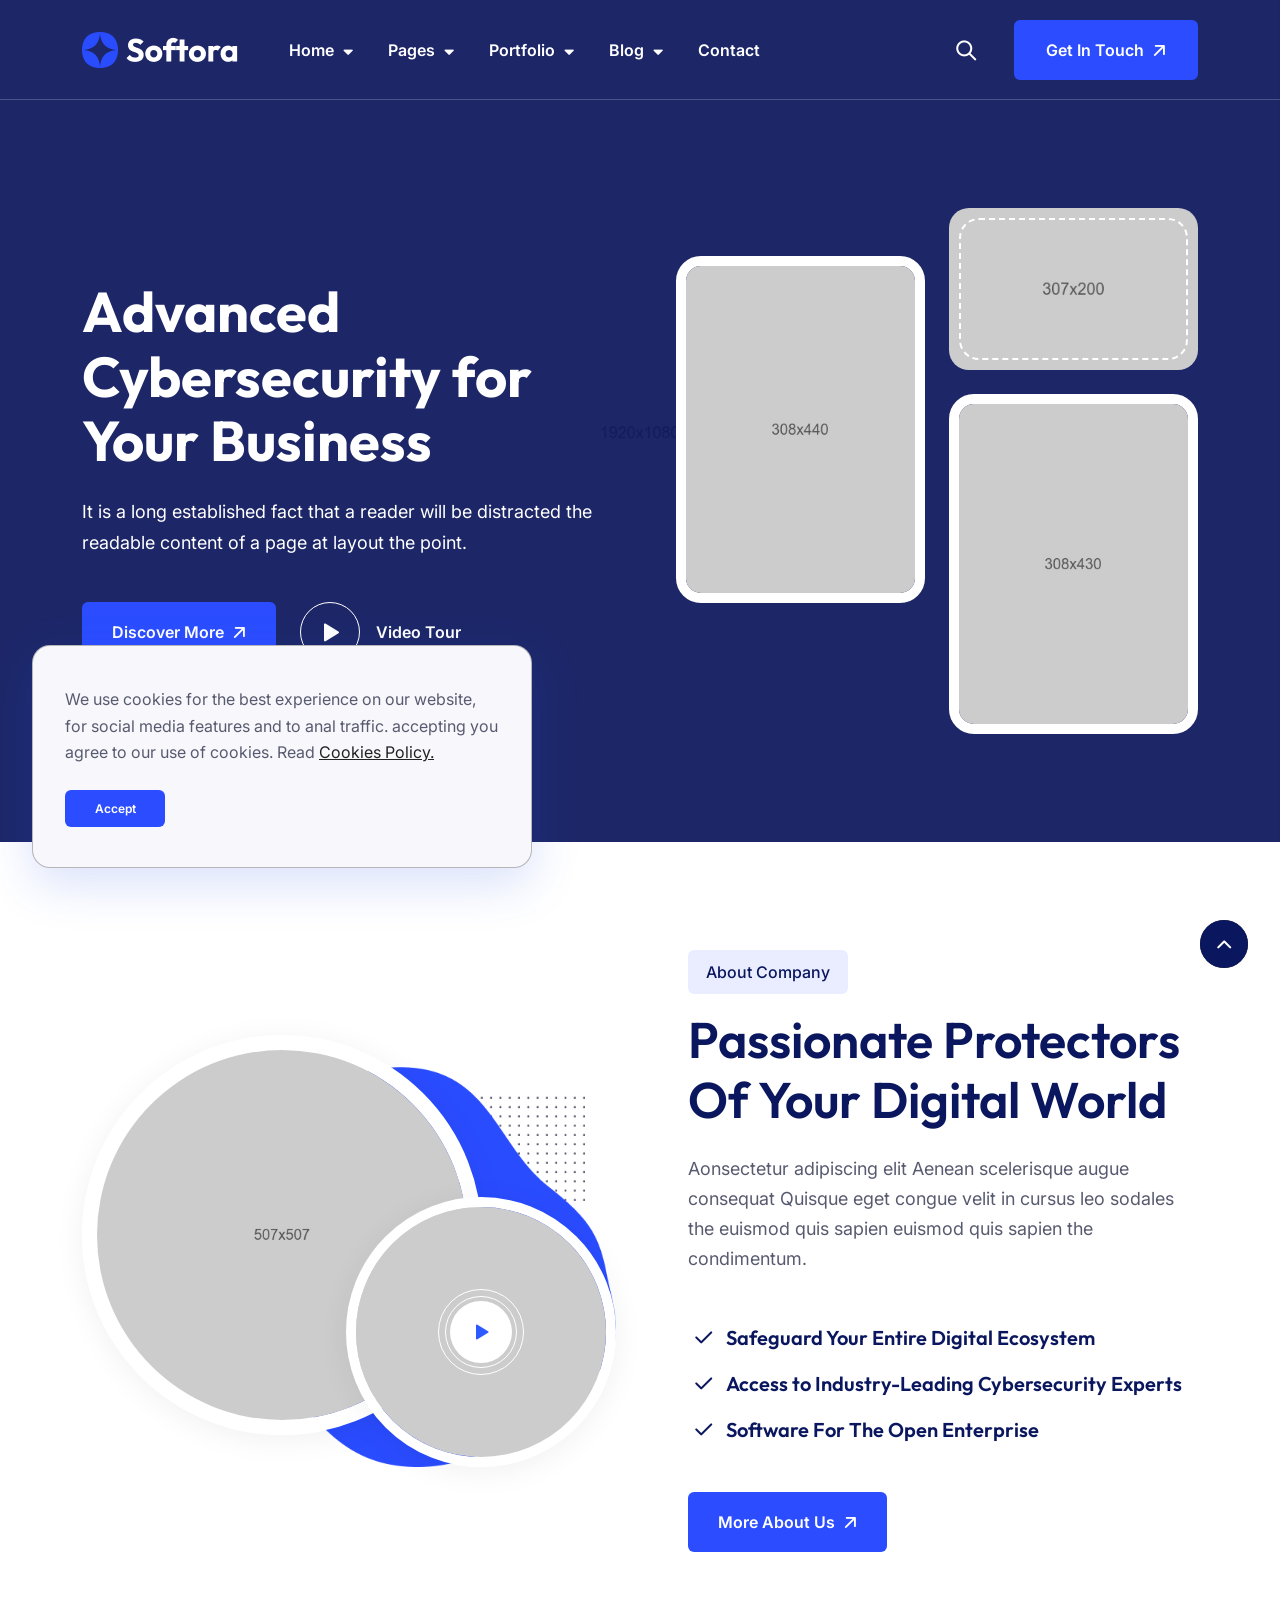
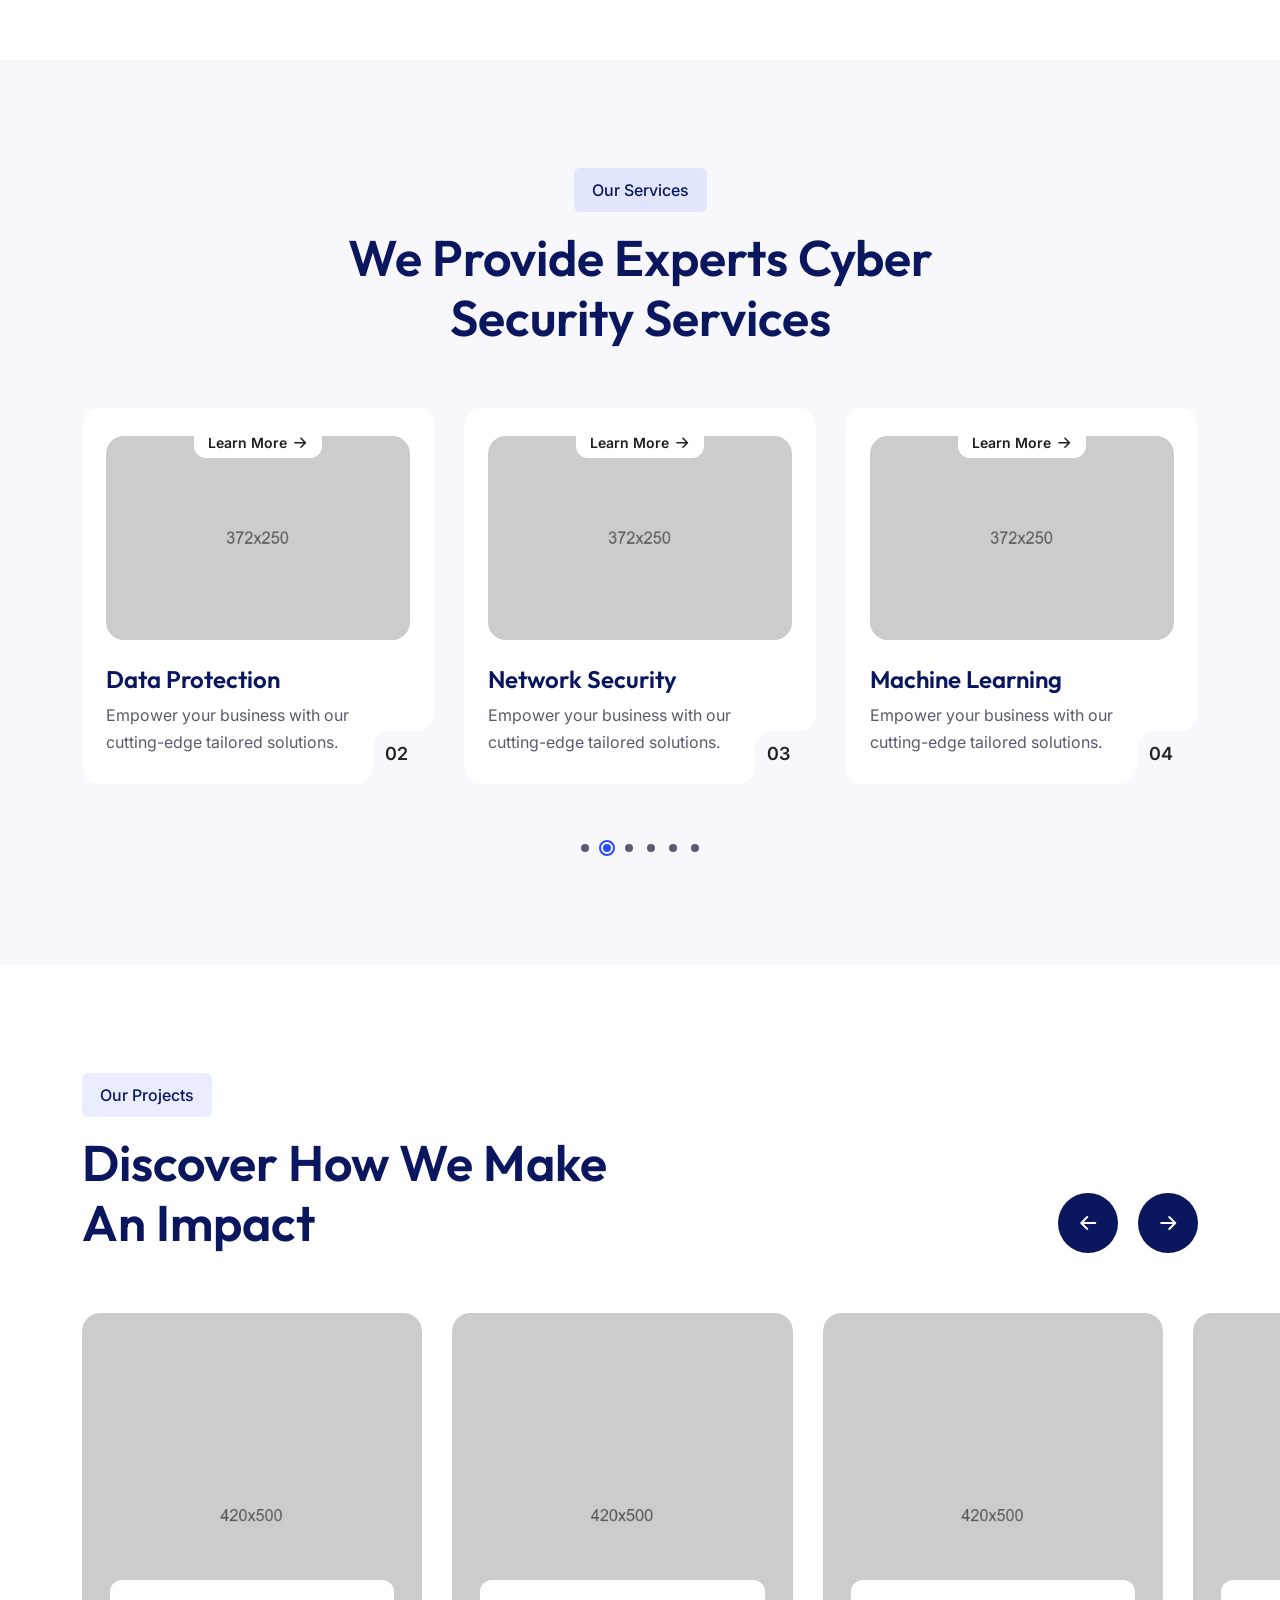
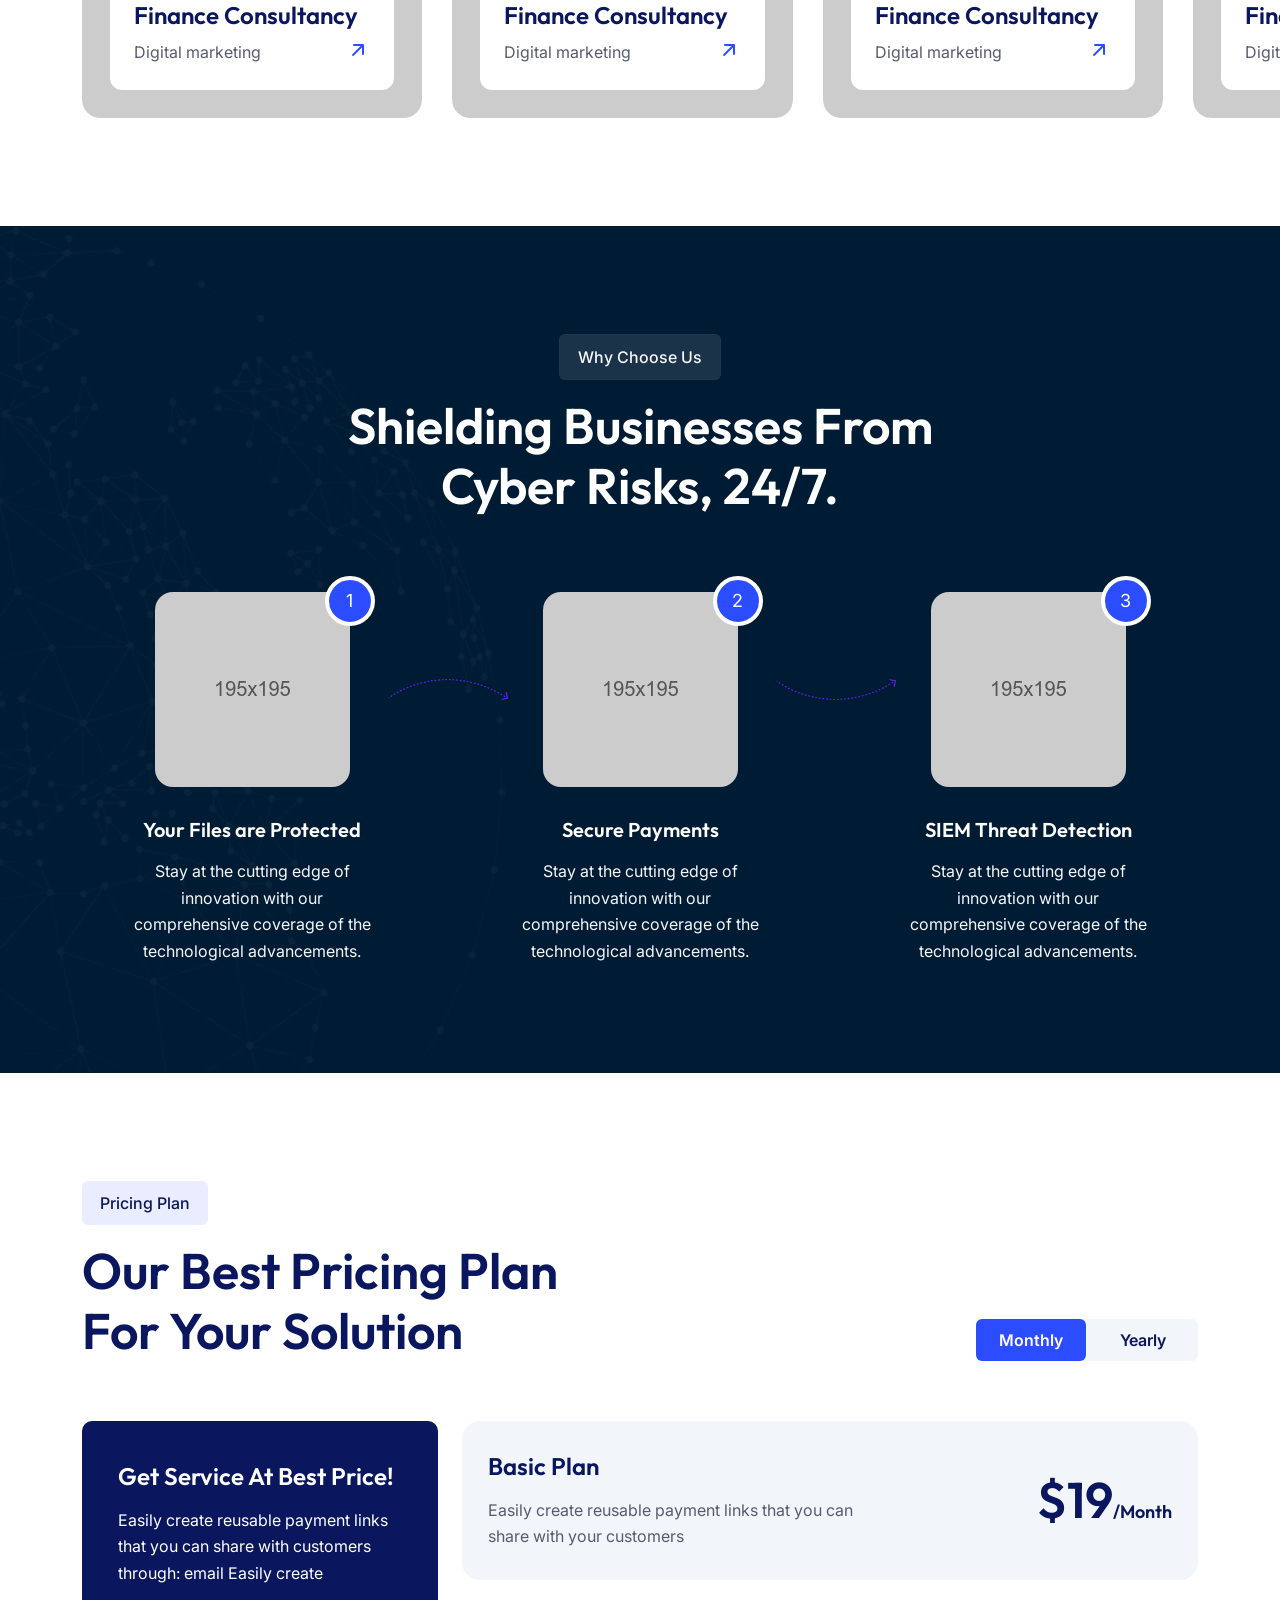
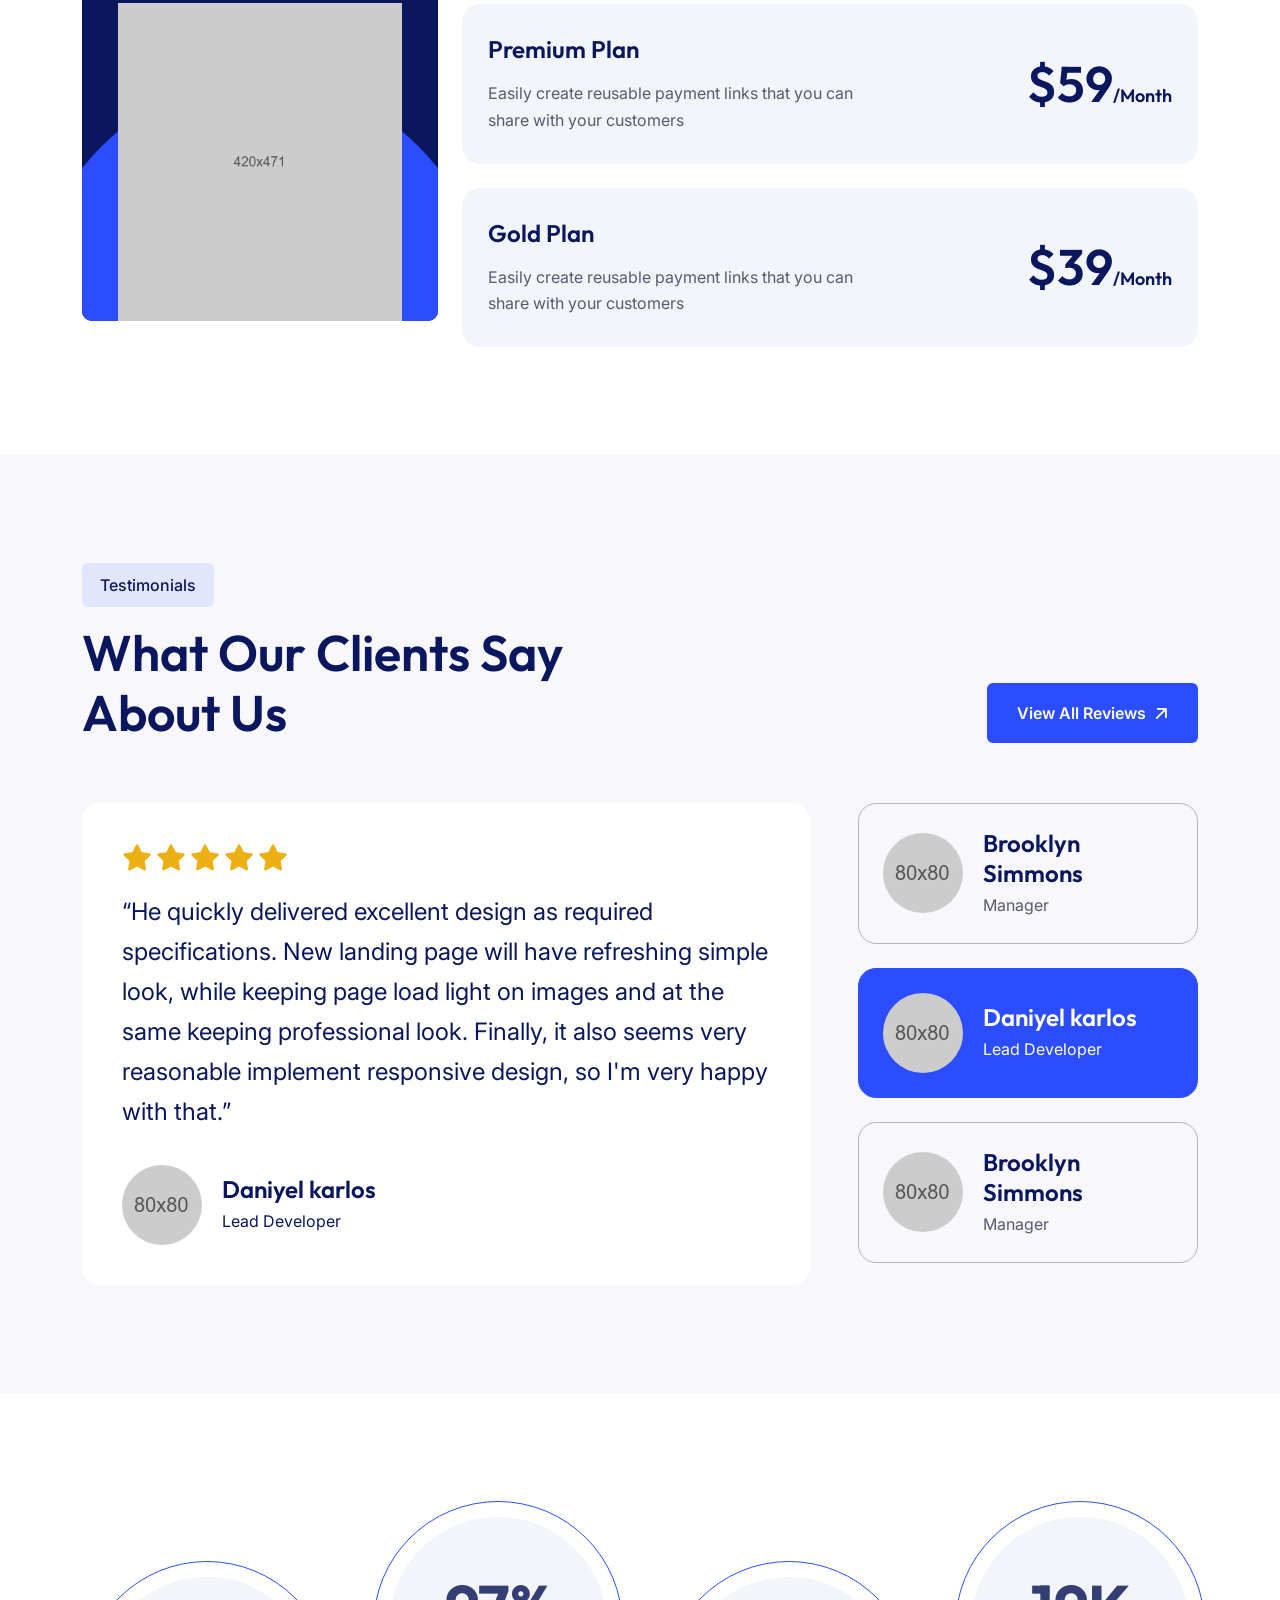
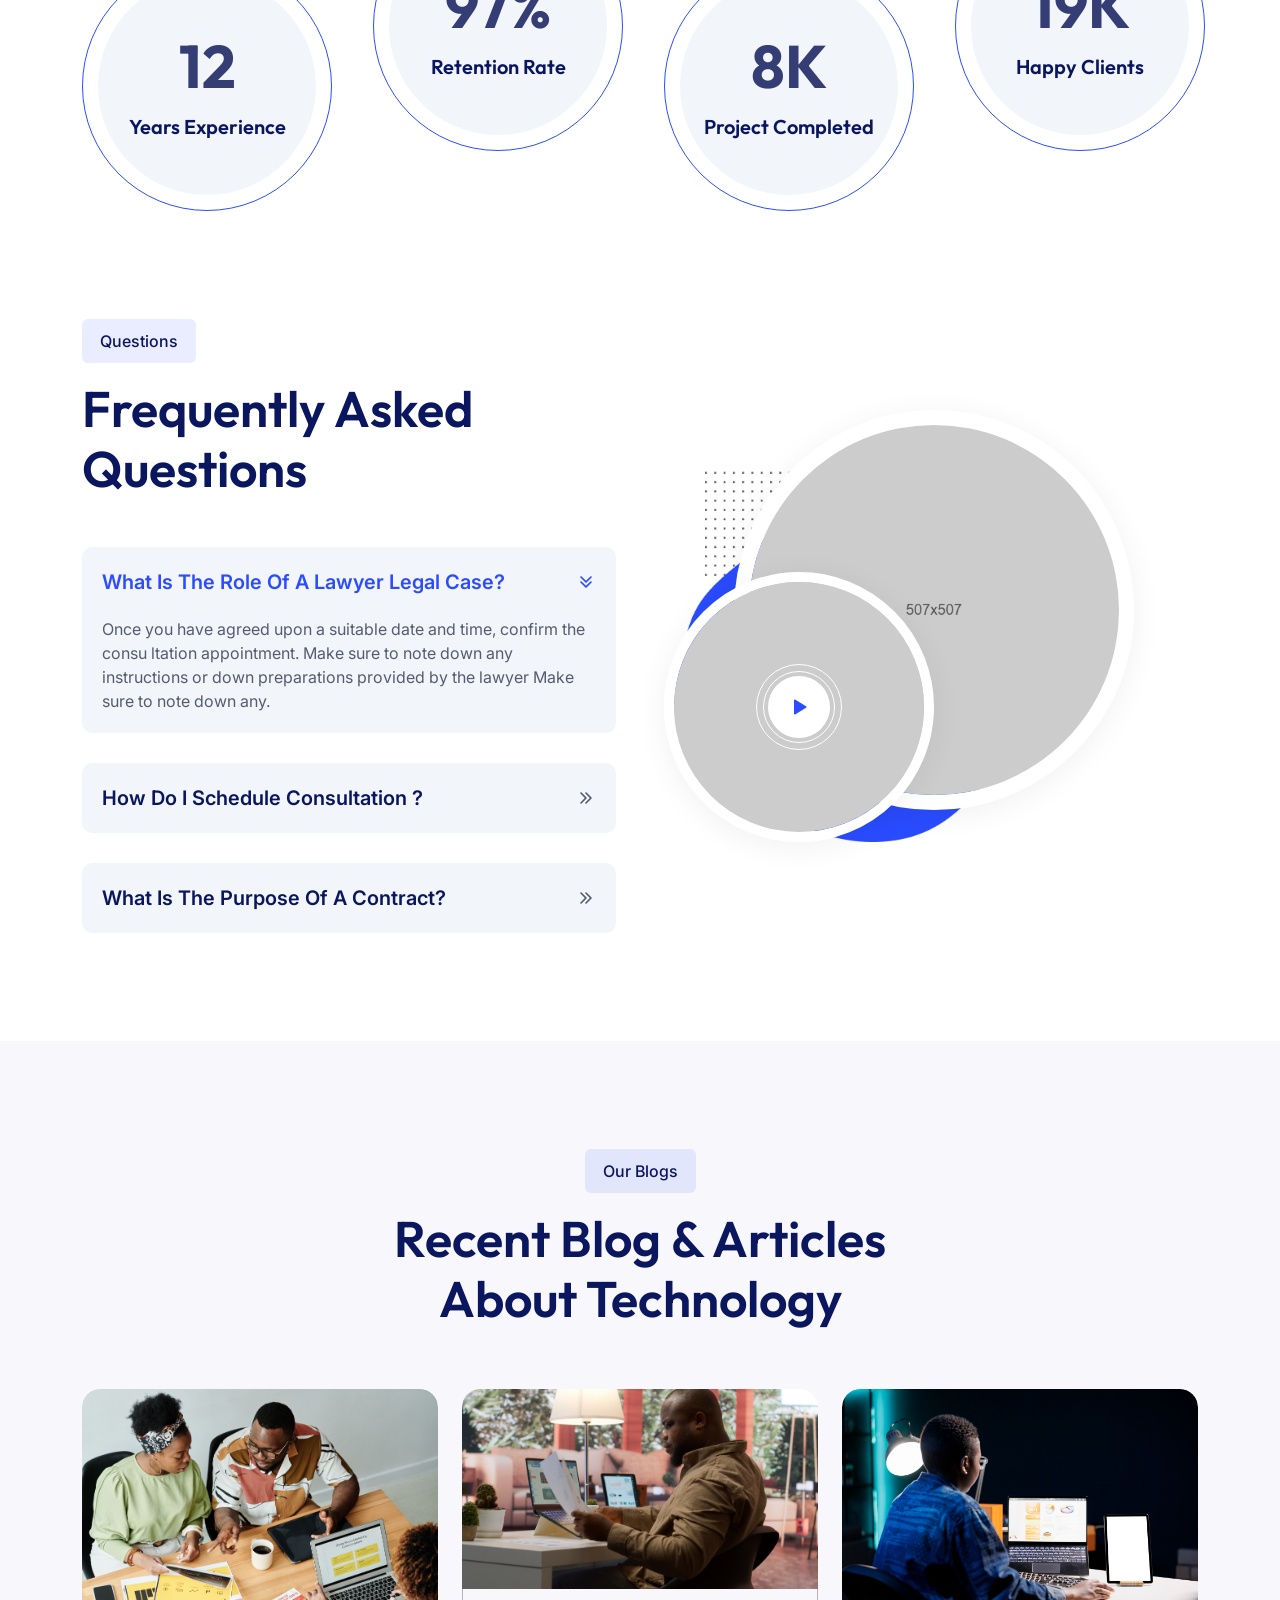
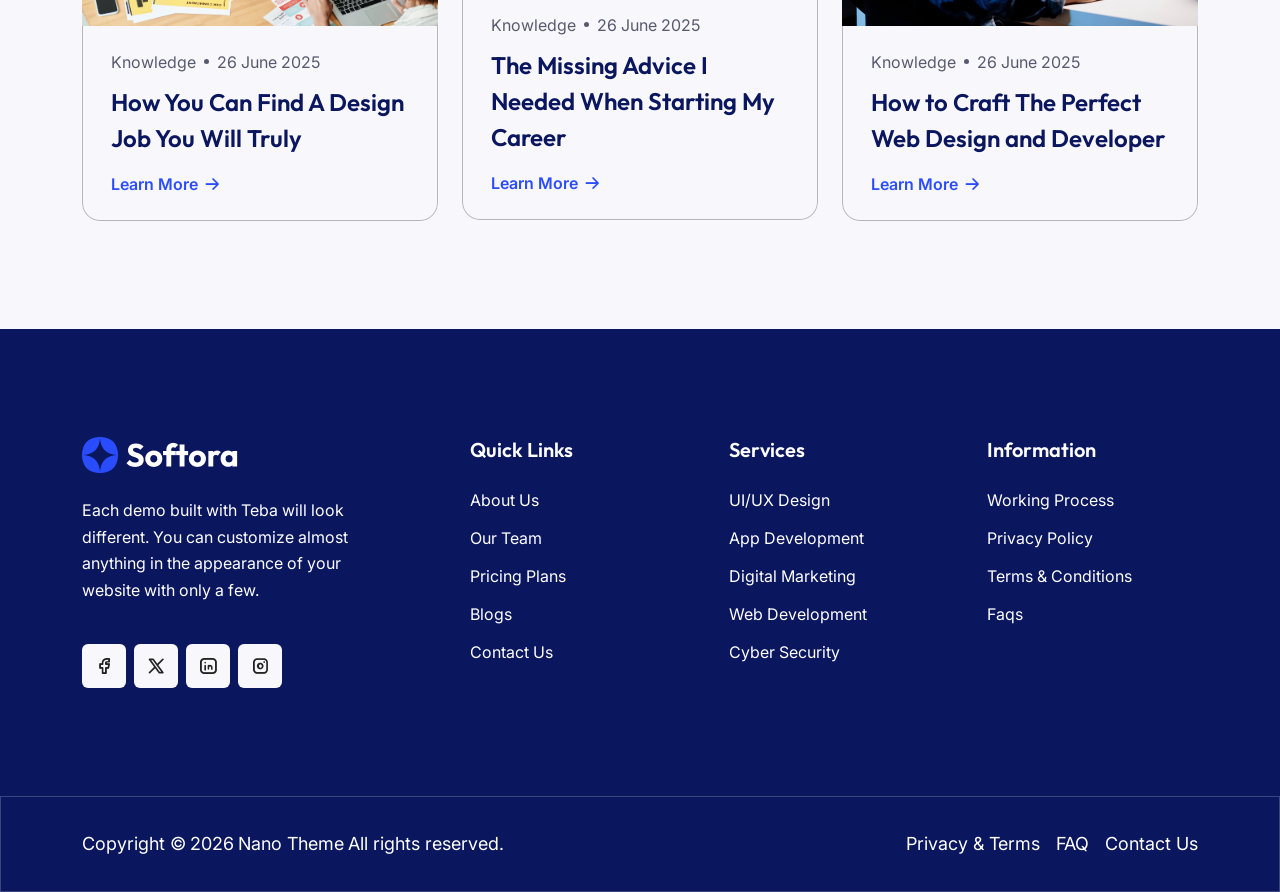
<file: home-3.html>
<!DOCTYPE html>
<html lang="en">

<head>
   <meta charset="utf-8">
   <meta name="viewport" content="width=device-width, initial-scale=1">
   <meta name="description" content="Softora - IT Solutions & Technology HTML Template">

   <!-- Title & Favicon -->
   <title>Cyber Sucurity | Softora - IT Solutions & Technology HTML Template</title>
   <link rel="shortcut icon" href="assets/img/core-img/favicon.ico" type="image/x-icon">

   <!-- Stylesheet -->
   <link rel="stylesheet" href="assets/css/animate.css">
   <link rel="stylesheet" href="assets/css/tabler-icons.min.css">
   <link rel="stylesheet" href="assets/css/bootstrap.min.css">
   <link rel="stylesheet" href="assets/css/swiper-bundle.min.css">
   <link rel="stylesheet" href="style.css">
</head>

<body class="theme-two">
   <!-- Preloader -->
   <div class="preloader" id="preloader">
      <div class="spinner-grow" role="status">
         <span class="visually-hidden">Loading...</span>
      </div>
   </div>

   <!-- Double Quote Icon [SVG] -->
   <svg xmlns="http://www.w3.org/2000/svg" class="d-none">
      <symbol id="double-quote-icon" viewBox="0 0 62 62" fill="none">
         <path
            d="M14.5312 9.41406C6.51702 9.41406 0 15.9329 0 23.9453C0 31.2606 5.43154 37.3306 12.4771 38.3311C11.9131 42.4287 10.3486 46.3275 7.90415 49.7085C7.42874 50.3683 7.44654 51.2624 7.9538 51.9009C8.4515 52.5292 9.31635 52.7674 10.0754 52.4473C21.6088 47.6332 29.0625 36.4438 29.0625 23.9453C29.0625 15.9329 22.5455 9.41406 14.5312 9.41406ZM47.4688 9.41406C39.4545 9.41406 32.9375 15.9329 32.9375 23.9453C32.9375 31.2606 38.369 37.3306 45.4146 38.3311C44.8506 42.4287 43.2861 46.3275 40.8417 49.7085C40.3662 50.3683 40.384 51.2624 40.8913 51.9009C41.389 52.5292 42.2538 52.7674 43.0129 52.4473C54.5463 47.6332 62 36.4438 62 23.9453C62 15.9329 55.483 9.41406 47.4688 9.41406Z"
            fill="url(#gradient1)" />
         <defs>
            <linearGradient id="gradient1" x1="3.5" y1="19" x2="62" y2="31" gradientUnits="userSpaceOnUse">
               <stop offset="0" stop-color="#601FEB" />
               <stop offset="1" stop-color="#C700B1" />
            </linearGradient>
         </defs>
      </symbol>
   </svg>

   <!-- Search Form Overlay -->
   <div class="search-bg-overlay" id="searchOverlay"></div>

   <!-- Search Form Popup -->
   <div class="search-form-popup">
      <h2 class="mb-4">How can I help you, Today?</h2>
      <button type="button" class="close-btn" id="searchClose" aria-label="Close">
         <i class="ti ti-x"></i>
      </button>
      <form class="search-form">
         <input type="search" class="form-control" placeholder="Search...">
         <button type="submit" class="btn btn-primary">
            <i class="ti ti-search"></i> Search
         </button>
      </form>
   </div>

   <!-- Header Area-->
   <header class="header-area">
      <nav class="navbar navbar-expand-lg">
         <div class="container">
            <!-- Navbar Brand -->
            <a class="navbar-brand" href="index.html">
               <img src="assets/img/core-img/logo5.png" alt="">
            </a>

            <!-- Navbar Toggler -->
            <button class="navbar-toggler" type="button" data-bs-toggle="collapse" data-bs-target="#softoraNav"
               aria-controls="softoraNav" aria-expanded="false" aria-label="Toggle navigation">
               <i class="ti ti-category"></i>
            </button>

            <!-- Navbar Nav -->
            <div class="collapse navbar-collapse justify-content-between" id="softoraNav">
               <ul class="navbar-nav navbar-nav-scroll">
                  <li class="softora-dd">
                     <a href="#">Home <i class="ti ti-caret-down-filled"></i></a>
                     <ul class="softora-dd-menu">
                        <li>
                           <a href="index.html">IT Service</a>
                        </li>
                        <li>
                           <a href="home-2.html">AI Agency</a>
                        </li>
                        <li>
                           <a href="home-3.html">Cyber Security</a>
                        </li>
                        <li>
                           <a href="home-4.html">Big Data Analytics</a>
                        </li>
                     </ul>
                  </li>
                  <li class="softora-dd">
                     <a href="#">Pages <i class="ti ti-caret-down-filled"></i></a>
                     <ul class="softora-dd-menu">
                        <li class="softora-dd">
                           <a href="about-us.html">About Us</a>
                        </li>
                        <li class="softora-dd">
                           <a href="#">Service <i class="ti ti-caret-right-filled"></i></a>
                           <ul class="softora-dd-menu">
                              <li>
                                 <a href="service.html">Service</a>
                              </li>
                              <li>
                                 <a href="service-details.html">Service Details</a>
                              </li>
                           </ul>
                        </li>
                        <li class="softora-dd">
                           <a href="#">Team <i class="ti ti-caret-right-filled"></i></a>
                           <ul class="softora-dd-menu">
                              <li>
                                 <a href="team.html">Team</a>
                              </li>
                              <li>
                                 <a href="team-details.html">Team Details</a>
                              </li>
                           </ul>
                        </li>
                        <li>
                           <a href="pricing.html">Pricing Plan</a>
                        </li>
                        <li>
                           <a href="faqs.html">FAQs</a>
                        </li>
                        <li>
                           <a href="404.html">404</a>
                        </li>
                     </ul>
                  </li>
                  <li class="softora-dd">
                     <a href="#">Portfolio <i class="ti ti-caret-down-filled"></i></a>
                     <ul class="softora-dd-menu">
                        <li>
                           <a href="portfolio-masonry.html">Portfolio Masonry</a>
                        </li>
                        <li>
                           <a href="portfolio-grid.html">Portfolio Grid</a>
                        </li>
                        <li>
                           <a href="portfolio-details.html">Portfolio Details</a>
                        </li>
                     </ul>
                  </li>
                  <li class="softora-dd">
                     <a href="#">Blog <i class="ti ti-caret-down-filled"></i></a>
                     <ul class="softora-dd-menu">
                        <li>
                           <a href="blog-list.html">Blog List</a>
                        </li>
                        <li>
                           <a href="blog-grid.html">Blog Grid</a>
                        </li>
                        <li>
                           <a href="blog-details.html">Blog Details</a>
                        </li>
                     </ul>
                  </li>
                  <li class="softora-dd">
                     <a href="contact.html">Contact</a>
                  </li>
               </ul>

               <div class="d-flex align-items-center mt-4 mt-lg-0">
                  <!-- Search Button -->
                  <div class="header-search-btn" id="searchButton">
                     <button class="btn">
                        <i class="ti ti-search text-white"></i>
                     </button>
                  </div>

                  <!-- Button -->
                  <a href="contact.html" class="btn btn-primary btn-hover-border">
                     Get in Touch <i class="ti ti-arrow-up-right"></i>
                  </a>
               </div>
            </div>
         </div>
      </nav>
   </header>

   <!-- Hero Section -->
   <section class="hero-section style-two jarallax" data-jarallax="" data-speed="0.6"
      style="background-image: url('assets/img/bg-img/28.jpg');">
      <!-- Divider -->
      <div class="divider"></div>

      <div class="container">
         <div class="row g-4 align-items-center">
            <div class="col-12 col-md-7 col-lg-6">
               <!-- Hero Content -->
               <div class="hero-content">
                  <h2 class="mb-4 wow fadeInUp text-white" data-wow-duration="1000ms" data-wow-delay="400ms">Advanced
                     Cybersecurity for Your Business
                  </h2>
                  <p class="text-white wow fadeInUp" data-wow-duration="1000ms" data-wow-delay="500ms">It is a long
                     established fact that a reader will be distracted the readable content of a page at layout the
                     point.</p>

                  <!-- Button & Play Video -->
                  <div class="d-flex flex-wrap gap-4 align-items-center">
                     <a class="btn btn-primary wow fadeInUp" data-wow-duration="1000ms" data-wow-delay="600ms"
                        href="service.html">Discover More <i class="ti ti-arrow-up-right"></i></a>

                     <!-- Play Video -->
                     <div class="play-video-btn video-btn wow fadeInUp" data-wow-duration="1000ms"
                        data-wow-delay="700ms" data-video="https://youtu.be/4GUFkrHvZdE">
                        <div class="icon">
                           <i class="ti ti-player-play-filled"></i>
                        </div>
                        <span>Video Tour</span>
                     </div>
                  </div>
               </div>
            </div>

            <div class="col-12 col-md-5 col-lg-6">
               <!-- Hero Thumbnail -->
               <div class="hero-thumbnail ps-lg-4">
                  <div class="row g-4">
                     <div class="col-6 wow fadeInUp" data-wow-duration="1000ms" data-wow-delay="800ms">
                        <img class="hero-img-one mt-5" src="assets/img/bg-img/29.jpg" alt="">
                     </div>

                     <div class="col-6">
                        <div class="d-flex flex-column gap-4">
                           <div class="hero-img-two wow fadeInUp" data-wow-duration="1000ms" data-wow-delay="900ms">
                              <img src="assets/img/bg-img/31.jpg" alt="">
                           </div>
                           <div class="wow fadeInUp" data-wow-duration="1000ms" data-wow-delay="1000ms">
                              <img class="hero-img-one" src="assets/img/bg-img/30.jpg" alt="">
                           </div>
                        </div>
                     </div>
                  </div>
               </div>
            </div>
         </div>
      </div>

      <!-- Divider -->
      <div class="divider"></div>
   </section>

   <!-- About Section -->
   <section class="about-section style-two">
      <!-- Divider -->
      <div class="divider"></div>

      <div class="container">
         <div class="row g-5 align-items-center">
            <div class="col-12 col-lg-6">
               <!-- About Thumbnail -->
               <div class="about-thumbnail">
                  <!-- Shape -->
                  <div class="shape1">
                     <img src="assets/img/core-img/shape3.png" alt="">
                  </div>

                  <!-- About Big Image -->
                  <img class="about-big-img wow fadeInUp" data-wow-duration="1000ms" data-wow-delay="500ms"
                     src="assets/img/bg-img/33.jpg" alt="">

                  <!-- About Video -->
                  <div class="about-video-content wow fadeInUp" data-wow-duration="1000ms" data-wow-delay="700ms">
                     <img src="assets/img/bg-img/32.jpg" alt="">

                     <!-- Play Video -->
                     <div class="play-video-btn video-btn" data-video="https://youtu.be/4GUFkrHvZdE">
                        <div class="icon">
                           <i class="ti ti-player-play-filled"></i>
                        </div>
                     </div>
                  </div>
               </div>
            </div>

            <div class="col-12 col-lg-6">
               <!-- About Content -->
               <div class="about-content ps-md-4">
                  <div class="section-heading">
                     <span class="sub-title">About Company</span>
                     <h2 class="mb-4">Passionate Protectors of Your Digital World</h2>
                     <p class="mb-5">Aonsectetur adipiscing elit Aenean scelerisque augue consequat Quisque eget congue
                        velit in cursus leo sodales the euismod quis sapien euismod quis sapien the condimentum.</p>
                     <!-- About List -->
                     <ul class="about-list ps-0 d-flex flex-column gap-3 list-unstyled mb-5">
                        <li class="d-flex align-items-center gap-2">
                           <div class="icon bg-transparent text-dark">
                              <i class="ti ti-check"></i>
                           </div>
                           <h5 class="mb-0 fw-semibold">Safeguard Your Entire Digital Ecosystem</h5>
                        </li>
                        <li class="d-flex align-items-center gap-2">
                           <div class="icon bg-transparent text-dark">
                              <i class="ti ti-check"></i>
                           </div>
                           <h5 class="mb-0 fw-semibold">Access to Industry-Leading Cybersecurity Experts</h5>
                        </li>
                        <li class="d-flex align-items-center gap-2">
                           <div class="icon bg-transparent text-dark">
                              <i class="ti ti-check"></i>
                           </div>
                           <h5 class="mb-0 fw-semibold">Software For The Open Enterprise</h5>
                        </li>
                     </ul>
                     <!-- Button -->
                     <a class="btn btn-primary" href="about-us.html">More About Us <i
                           class="ti ti-arrow-up-right"></i></a>
                  </div>
               </div>
            </div>
         </div>
      </div>

      <!-- Divider -->
      <div class="divider"></div>
   </section>

   <!-- Popup Video Container -->
   <div id="videoPopup" class="video-popup-iframe">
      <div class="video-content">
         <span class="close-btn" id="videoCloseButton"><i class="ti ti-x"></i></span>
         <div class="ratio ratio-16x9">
            <iframe id="videoFrame" allowfullscreen></iframe>
         </div>
      </div>
   </div>

   <!-- Service Section -->
   <section class="service-section bg-secondary">
      <!-- Divider -->
      <div class="divider"></div>

      <div class="container">
         <div class="row justify-content-center">
            <!-- Section Heading -->
            <div class="col-12 col-md-7">
               <div class="section-heading text-center">
                  <span class="sub-title">Our Services</span>
                  <h2 class="mb-0">We Provide Experts Cyber Security Services</h2>
               </div>
            </div>
         </div>

         <div class="divider-sm"></div>

         <!-- Service Slider -->
         <div class="swiper service-swiper-slider">
            <div class="swiper-wrapper">

               <!-- Service Slide -->
               <div class="swiper-slide">
                  <div class="service-card">
                     <div class="shape">
                        <img src="assets/img/core-img/shape4.png" alt="">
                     </div>
                     <div class="service-thumb">
                        <a href="#" class="btn">Learn More <i class="ti ti-arrow-right"></i></a>
                        <img src="assets/img/bg-img/34.png" alt="">
                     </div>
                     <div class="service-content">
                        <h4 class="service-title">Cyber Security</h4>
                        <p class="mb-0">Empower your business with our cutting-edge tailored solutions.</p>
                     </div>
                     <div class="service-number">01</div>
                  </div>
               </div>

               <!-- Service Slide -->
               <div class="swiper-slide">
                  <div class="service-card">
                     <div class="shape">
                        <img src="assets/img/core-img/shape4.png" alt="">
                     </div>
                     <div class="service-thumb">
                        <a href="#" class="btn">Learn More <i class="ti ti-arrow-right"></i></a>
                        <img src="assets/img/bg-img/35.png" alt="">
                     </div>
                     <div class="service-content">
                        <h4 class="service-title">Data Protection</h4>
                        <p class="mb-0">Empower your business with our cutting-edge tailored solutions.</p>
                     </div>
                     <div class="service-number">02</div>
                  </div>
               </div>

               <!-- Service Slide -->
               <div class="swiper-slide">
                  <div class="service-card">
                     <div class="shape">
                        <img src="assets/img/core-img/shape4.png" alt="">
                     </div>
                     <div class="service-thumb">
                        <a href="#" class="btn">Learn More <i class="ti ti-arrow-right"></i></a>
                        <img src="assets/img/bg-img/36.png" alt="">
                     </div>
                     <div class="service-content">
                        <h4 class="service-title">Network Security</h4>
                        <p class="mb-0">Empower your business with our cutting-edge tailored solutions.</p>
                     </div>
                     <div class="service-number">03</div>
                  </div>
               </div>

               <!-- Service Slide -->
               <div class="swiper-slide">
                  <div class="service-card">
                     <div class="shape">
                        <img src="assets/img/core-img/shape4.png" alt="">
                     </div>
                     <div class="service-thumb">
                        <a href="#" class="btn">Learn More <i class="ti ti-arrow-right"></i></a>
                        <img src="assets/img/bg-img/91.png" alt="">
                     </div>
                     <div class="service-content">
                        <h4 class="service-title">Machine Learning</h4>
                        <p class="mb-0">Empower your business with our cutting-edge tailored solutions.</p>
                     </div>
                     <div class="service-number">04</div>
                  </div>
               </div>

               <!-- Service Slide -->
               <div class="swiper-slide">
                  <div class="service-card">
                     <div class="shape">
                        <img src="assets/img/core-img/shape4.png" alt="">
                     </div>
                     <div class="service-thumb">
                        <a href="#" class="btn">Learn More <i class="ti ti-arrow-right"></i></a>
                        <img src="assets/img/bg-img/92.png" alt="">
                     </div>
                     <div class="service-content">
                        <h4 class="service-title">Database Security</h4>
                        <p class="mb-0">Empower your business with our cutting-edge tailored solutions.</p>
                     </div>
                     <div class="service-number">05</div>
                  </div>
               </div>

               <!-- Service Slide -->
               <div class="swiper-slide">
                  <div class="service-card">
                     <div class="shape">
                        <img src="assets/img/core-img/shape4.png" alt="">
                     </div>
                     <div class="service-thumb">
                        <a href="#" class="btn">Learn More <i class="ti ti-arrow-right"></i></a>
                        <img src="assets/img/bg-img/93.png" alt="">
                     </div>
                     <div class="service-content">
                        <h4 class="service-title">IT Management</h4>
                        <p class="mb-0">Empower your business with our cutting-edge tailored solutions.</p>
                     </div>
                     <div class="service-number">06</div>
                  </div>
               </div>
            </div>

            <div class="divider-sm"></div>

            <!-- Swiper Pagination -->
            <div class="service-pagination"></div>
         </div>
      </div>

      <!-- Divider -->
      <div class="divider"></div>
   </section>

   <!-- Project Section -->
   <section class="project-section">
      <!-- Divider -->
      <div class="divider"></div>

      <div class="container">
         <div class="row g-4 align-items-end">
            <div class="col-12 col-sm-6">
               <!-- Section Heading -->
               <div class="section-heading">
                  <span class="sub-title">Our Projects</span>
                  <h2 class="mb-0">Discover How We Make an Impact</h2>
               </div>
            </div>

            <div class="col-12 col-sm-6">
               <!-- Project Navigation -->
               <div class="project-navigation-container justify-content-sm-end">
                  <div class="project-button-prev">
                     <i class="ti ti-arrow-left"></i>
                  </div>
                  <div class="project-button-next">
                     <i class="ti ti-arrow-right"></i>
                  </div>
               </div>
            </div>
         </div>
      </div>

      <div class="divider-sm"></div>

      <div class="container">
         <div class="swiper project-swiper">
            <div class="swiper-wrapper">

               <!-- Project Slide -->
               <div class="swiper-slide">
                  <div class="project-swiper-card">
                     <img src="assets/img/bg-img/42.jpg" alt="">
                     <!-- Project Content -->
                     <div class="project-content">
                        <h4 class="mb-1">Finance Consultancy</h4>
                        <div class="d-flex align-items-center justify-content-between gap-4">
                           <p class="mb-0">Digital marketing</p>
                           <a href="#"><i class="ti ti-arrow-up-right"></i></a>
                        </div>
                     </div>
                  </div>
               </div>

               <!-- Project Slide -->
               <div class="swiper-slide">
                  <div class="project-swiper-card">
                     <img src="assets/img/bg-img/43.jpg" alt="">
                     <!-- Project Content -->
                     <div class="project-content">
                        <h4 class="mb-1">Finance Consultancy</h4>
                        <div class="d-flex align-items-center justify-content-between gap-4">
                           <p class="mb-0">Digital marketing</p>
                           <a href="#"><i class="ti ti-arrow-up-right"></i></a>
                        </div>
                     </div>
                  </div>
               </div>

               <!-- Project Slide -->
               <div class="swiper-slide">
                  <div class="project-swiper-card">
                     <img src="assets/img/bg-img/44.jpg" alt="">
                     <!-- Project Content -->
                     <div class="project-content">
                        <h4 class="mb-1">Finance Consultancy</h4>
                        <div class="d-flex align-items-center justify-content-between gap-4">
                           <p class="mb-0">Digital marketing</p>
                           <a href="#"><i class="ti ti-arrow-up-right"></i></a>
                        </div>
                     </div>
                  </div>
               </div>

               <!-- Project Slide -->
               <div class="swiper-slide">
                  <div class="project-swiper-card">
                     <img src="assets/img/bg-img/45.jpg" alt="">
                     <!-- Project Content -->
                     <div class="project-content">
                        <h4 class="mb-1">Finance Consultancy</h4>
                        <div class="d-flex align-items-center justify-content-between gap-4">
                           <p class="mb-0">Digital marketing</p>
                           <a href="#"><i class="ti ti-arrow-up-right"></i></a>
                        </div>
                     </div>
                  </div>
               </div>

               <!-- Project Slide -->
               <div class="swiper-slide">
                  <div class="project-swiper-card">
                     <img src="assets/img/bg-img/44.jpg" alt="">
                     <!-- Project Content -->
                     <div class="project-content">
                        <h4 class="mb-1">Finance Consultancy</h4>
                        <div class="d-flex align-items-center justify-content-between gap-4">
                           <p class="mb-0">Digital marketing</p>
                           <a href="#"><i class="ti ti-arrow-up-right"></i></a>
                        </div>
                     </div>
                  </div>
               </div>

               <!-- Project Slide -->
               <div class="swiper-slide">
                  <div class="project-swiper-card">
                     <img src="assets/img/bg-img/45.jpg" alt="">
                     <!-- Project Content -->
                     <div class="project-content">
                        <h4 class="mb-1">Finance Consultancy</h4>
                        <div class="d-flex align-items-center justify-content-between gap-4">
                           <p class="mb-0">Digital marketing</p>
                           <a href="#"><i class="ti ti-arrow-up-right"></i></a>
                        </div>
                     </div>
                  </div>
               </div>

            </div>
         </div>
      </div>

      <!-- Divider -->
      <div class="divider"></div>
   </section>

   <!-- Process Section -->
   <section class="process-section style-two">
      <!-- Background Shape -->
      <div class="bg-shape">
         <img src="assets/img/core-img/shape6.png" alt="">
      </div>

      <!-- Divider -->
      <div class="divider"></div>

      <div class="container">
         <div class="row justify-content-center">
            <!-- Section Heading -->
            <div class="col-12 col-md-5 col-xl-7">
               <div class="section-heading text-center">
                  <span class="sub-title">Why Choose Us</span>
                  <h2 class="mb-0">Shielding Businesses From Cyber Risks, 24/7.</h2>
               </div>
            </div>
         </div>

         <div class="divider-sm"></div>

         <!-- Process Wrap -->
         <div class="process-wrap">
            <div class="row g-4 g-lg-5">

               <!-- Process Card -->
               <div class="col-12 col-md-4">
                  <div class="process-card wow fadeInUp" data-wow-duration="1000ms" data-wow-delay="500ms">
                     <div class="process-thumb">
                        <img src="assets/img/bg-img/46.jpg" alt="">
                        <div class="number">1</div>
                     </div>
                     <div class="process-text">
                        <h5 class="process-title mb-3">Your Files are Protected</h5>
                        <p class="mb-0">Stay at the cutting edge of innovation with our comprehensive coverage of the
                           technological advancements.</p>
                     </div>
                  </div>
               </div>

               <!-- Process Card -->
               <div class="col-12 col-md-4">
                  <div class="process-card wow fadeInUp" data-wow-duration="1000ms" data-wow-delay="700ms">
                     <div class="process-thumb">
                        <img src="assets/img/bg-img/47.jpg" alt="">
                        <div class="number">2</div>
                     </div>
                     <div class="process-text">
                        <h5 class="process-title mb-3">Secure Payments</h5>
                        <p class="mb-0">Stay at the cutting edge of innovation with our comprehensive coverage of the
                           technological advancements.</p>
                     </div>
                  </div>
               </div>

               <!-- Process Card -->
               <div class="col-12 col-md-4">
                  <div class="process-card wow fadeInUp" data-wow-duration="1000ms" data-wow-delay="900ms">
                     <div class="process-thumb">
                        <img src="assets/img/bg-img/48.jpg" alt="">
                        <div class="number">3</div>
                     </div>
                     <div class="process-text">
                        <h5 class="process-title mb-3">SIEM Threat Detection</h5>
                        <p class="mb-0">Stay at the cutting edge of innovation with our comprehensive coverage of the
                           technological advancements.</p>
                     </div>
                  </div>
               </div>
            </div>
         </div>
      </div>

      <!-- Divider -->
      <div class="divider"></div>
   </section>

   <!-- Pricing Plan Section -->
   <section class="pricing-section">
      <!-- Divider -->
      <div class="divider"></div>

      <div class="container">
         <div class="row g-4 align-items-end">
            <!-- Section Heading -->
            <div class="col-12 col-sm-6">
               <div class="section-heading">
                  <span class="sub-title">Pricing Plan</span>
                  <h2 class="mb-0">Our Best Pricing Plan for Your Solution</h2>
               </div>
            </div>

            <!-- Pricing Plan Switching -->
            <div class="col-12 col-sm-6">
               <div class="pricing-plan-switching ms-sm-auto">
                  <button type="button" class="btn active">Monthly</button>
                  <button type="button" class="btn">Yearly</button>
               </div>
            </div>
         </div>
      </div>

      <div class="divider-sm"></div>

      <div class="container">
         <div class="row price-table g-4">
            <div class="col-12 col-md-5 col-lg-4">
               <!-- Price Banner Card -->
               <div class="price-banner-card wow fadeInUp" data-wow-duration="1000ms" data-wow-delay="400ms">
                  <h4 class="mb-3 text-white">Get Service At Best Price!</h4>
                  <p class="text-white">Easily create reusable payment links that you can share with customers through:
                     email Easily create</p>
                  <img class="wow fadeInUp" data-wow-duration="1000ms" data-wow-delay="800ms"
                     src="assets/img/bg-img/49.png" alt="">
               </div>
            </div>

            <div class="col-12 col-md-7 col-lg-8">
               <div class="d-flex flex-column gap-4">
                  <!-- Price Card -->
                  <div class="price-card price-table-one" data-monthly="19" data-yearly="69">
                     <div class="pricing-info">
                        <h4 class="mb-3">Basic Plan</h4>
                        <p class="mb-0">Easily create reusable payment links that you can share with your customers</p>
                     </div>
                     <div class="pricing-value">
                        <h2 class="mb-0 price-display"><span class="price-amount">$19</span><span
                              class="price-type">/Month</span>
                        </h2>
                     </div>
                  </div>

                  <!-- Price Card -->
                  <div class="price-card price-table-one" data-monthly="59" data-yearly="199">
                     <div class="pricing-info">
                        <h4 class="mb-3">Premium Plan</h4>
                        <p class="mb-0">Easily create reusable payment links that you can share with your customers</p>
                     </div>
                     <div class="pricing-value">
                        <h2 class="mb-0 price-display"><span class="price-amount">$59</span><span
                              class="price-type">/Month</span>
                        </h2>
                     </div>
                  </div>

                  <!-- Price Card -->
                  <div class="price-card price-table-one" data-monthly="39" data-yearly="379">
                     <div class="pricing-info">
                        <h4 class="mb-3">Gold Plan</h4>
                        <p class="mb-0">Easily create reusable payment links that you can share with your customers</p>
                     </div>
                     <div class="pricing-value">
                        <h2 class="mb-0 price-display"><span class="price-amount">$39</span><span
                              class="price-type">/Month</span>
                        </h2>
                     </div>
                  </div>
               </div>
            </div>
         </div>
      </div>

      <!-- Divider -->
      <div class="divider"></div>
   </section>

   <!-- Testimonial Section -->
   <section class="testimonial-section bg-secondary">
      <!-- Divider -->
      <div class="divider"></div>

      <div class="container">
         <div class="row g-5 align-items-end">
            <div class="col-12 col-lg-8">
               <div class="section-heading">
                  <span class="sub-title">Testimonials</span>
                  <h2 class="mb-0">What our clients say <br>about us</h2>
               </div>
            </div>
            <div class="col-12 col-lg-4">
               <div class="text-lg-end">
                  <a href="#" class="btn btn-primary">View All Reviews <i
                        class="ti ti-arrow-up-right"></i></a>
               </div>
            </div>
         </div>
      </div>

      <div class="divider-sm"></div>

      <div class="container">
         <div class="row g-4 g-xl-5">
            <div class="col-12 col-md-7 col-lg-8">
               <div class="tab-content" id="testimonial-tabContent">
                  <div class="tab-pane fade" id="testimonial-one" role="tabpanel" aria-labelledby="testimonial-tab-one">
                     <!-- Testimonial Card -->
                     <div class="testimonial-card style-two">
                        <div class="ratings">
                           <i class="ti ti-star-filled"></i>
                           <i class="ti ti-star-filled"></i>
                           <i class="ti ti-star-filled"></i>
                           <i class="ti ti-star-filled"></i>
                           <i class="ti ti-star-filled"></i>
                        </div>
                        <p class="testimonial-text">“He quickly delivered excellent design as required
                           specifications. New landing page will have refreshing simple look, while keeping page load
                           light on images and at the same keeping professional look. Finally, it also seems very
                           reasonable implement responsive design, so I'm very happy with that.”</p>
                        <div class="d-flex gap-4 flex-wrap align-items-center justify-content-between">
                           <!-- Testimonials Nav -->
                           <div class="testimonials-nav-link">
                              <img src="assets/img/bg-img/39.jpg" alt="">
                              <div>
                                 <h4 class="mb-1">Brooklyn Simmons</h4>
                                 <p class="mb-0">Manager</p>
                              </div>
                           </div>
                           <!-- Quote Icon -->
                           <div class="quote-icon ms-auto">
                              <svg width="62" height="62">
                                 <use href="#double-quote-icon"></use>
                             </svg>
                           </div>
                        </div>
                     </div>
                  </div>

                  <div class="tab-pane fade show active" id="testimonial-two" role="tabpanel"
                     aria-labelledby="testimonial-tab-two">
                     <!-- Testimonial Card -->
                     <div class="testimonial-card style-two">
                        <div class="ratings">
                           <i class="ti ti-star-filled"></i>
                           <i class="ti ti-star-filled"></i>
                           <i class="ti ti-star-filled"></i>
                           <i class="ti ti-star-filled"></i>
                           <i class="ti ti-star-filled"></i>
                        </div>
                        <p class="testimonial-text">“He quickly delivered excellent design as required
                           specifications. New landing page will have refreshing simple look, while keeping page load
                           light on images and at the same keeping professional look. Finally, it also seems very
                           reasonable implement responsive design, so I'm very happy with that.”</p>
                        <div class="d-flex gap-4 flex-wrap align-items-center justify-content-between">
                           <!-- Testimonials Nav -->
                           <div class="testimonials-nav-link">
                              <img src="assets/img/bg-img/40.jpg" alt="">
                              <div>
                                 <h4 class="mb-1">Daniyel karlos</h4>
                                 <p class="mb-0">Lead Developer</p>
                              </div>
                           </div>
                           <!-- Quote Icon -->
                           <div class="quote-icon ms-auto">
                              <svg width="62" height="62">
                                 <use href="#double-quote-icon"></use>
                             </svg>
                           </div>
                        </div>
                     </div>
                  </div>

                  <div class="tab-pane fade" id="testimonial-three" role="tabpanel"
                     aria-labelledby="testimonial-tab-three">
                     <!-- Testimonial Card -->
                     <div class="testimonial-card style-two">
                        <div class="ratings">
                           <i class="ti ti-star-filled"></i>
                           <i class="ti ti-star-filled"></i>
                           <i class="ti ti-star-filled"></i>
                           <i class="ti ti-star-filled"></i>
                           <i class="ti ti-star-filled"></i>
                        </div>
                        <p class="testimonial-text">“He quickly delivered excellent design as required
                           specifications. New landing page will have refreshing simple look, while keeping page load
                           light on images and at the same keeping professional look. Finally, it also seems very
                           reasonable implement responsive design, so I'm very happy with that.”</p>
                        <div class="d-flex gap-4 flex-wrap align-items-center justify-content-between">
                           <!-- Testimonials Nav -->
                           <div class="testimonials-nav-link">
                              <img src="assets/img/bg-img/41.jpg" alt="">
                              <div>
                                 <h4 class="mb-1">Brooklyn Simmons</h4>
                                 <p class="mb-0">Manager</p>
                              </div>
                           </div>
                           <!-- Quote Icon -->
                           <div class="quote-icon ms-auto">
                              <svg width="62" height="62">
                                 <use href="#double-quote-icon"></use>
                             </svg>
                           </div>
                        </div>
                     </div>
                  </div>
               </div>
            </div>

            <!-- Vertical nav tabs -->
            <div class="col-12 col-md-5 col-lg-4">
               <div class="nav flex-column gap-4" id="testimonial-tab" role="tablist" aria-orientation="vertical">
                  <!-- Testimonials Nav Link -->
                  <div class="testimonials-nav-link" id="testimonial-tab-one" data-bs-toggle="pill"
                     data-bs-target="#testimonial-one" role="tab" aria-controls="testimonial-one" aria-selected="true">
                     <img src="assets/img/bg-img/39.jpg" alt="">
                     <div>
                        <h4 class="mb-1">Brooklyn Simmons</h4>
                        <p class="mb-0">Manager</p>
                     </div>
                  </div>

                  <!-- Testimonials Nav Link -->
                  <div class="testimonials-nav-link active" id="testimonial-tab-two" data-bs-toggle="pill"
                     data-bs-target="#testimonial-two" role="tab" aria-controls="testimonial-two" aria-selected="false">
                     <img src="assets/img/bg-img/40.jpg" alt="">
                     <div>
                        <h4 class="mb-1">Daniyel karlos</h4>
                        <p class="mb-0">Lead Developer</p>
                     </div>
                  </div>

                  <!-- Testimonials Nav Link -->
                  <div class="testimonials-nav-link" id="testimonial-tab-three" data-bs-toggle="pill"
                     data-bs-target="#testimonial-three" role="tab" aria-controls="testimonial-three"
                     aria-selected="false">
                     <img src="assets/img/bg-img/41.jpg" alt="">
                     <div>
                        <h4 class="mb-1">Brooklyn Simmons</h4>
                        <p class="mb-0">Manager</p>
                     </div>
                  </div>
               </div>
            </div>
         </div>
      </div>

      <!-- Divider -->
      <div class="divider"></div>
   </section>

   <!-- FAQ Wrapper -->
   <section class="faq-wrapper">
      <!-- Divider -->
      <div class="divider"></div>

      <div class="container">
         <div class="row g-4 g-md-5">
            <!-- Happy Counts -->
            <div class="col-12 col-sm-6 col-lg-3">
               <div class="happy-counts wow fadeInUp" data-wow-duration="1000ms" data-wow-delay="400ms">
                  <h3 class="counter">12</h3>
                  <h5 class="mb-0">Years Experience</h5>
               </div>
            </div>

            <!-- Happy Counts -->
            <div class="col-12 col-sm-6 col-lg-3">
               <div class="happy-counts wow fadeInUp" data-wow-duration="1000ms" data-wow-delay="600ms">
                  <h3 class="counter">97<span>%</span></h3>
                  <h5 class="mb-0">Retention Rate</h5>
               </div>
            </div>

            <!-- Happy Counts -->
            <div class="col-12 col-sm-6 col-lg-3">
               <div class="happy-counts wow fadeInUp" data-wow-duration="1000ms" data-wow-delay="800ms">
                  <h3 class="counter">8<span>K</span></h3>
                  <h5 class="mb-0">Project Completed</h5>
               </div>
            </div>

            <!-- Happy Counts -->
            <div class="col-12 col-sm-6 col-lg-3">
               <div class="happy-counts wow fadeInUp" data-wow-duration="1000ms" data-wow-delay="1000ms">
                  <h3 class="counter">19<span>K</span></h3>
                  <h5 class="mb-0">Happy Clients</h5>
               </div>
            </div>
         </div>
      </div>

      <!-- Divider -->
      <div class="divider"></div>

      <div class="container">
         <div class="row g-5 align-items-center">
            <div class="col-12 col-lg-6">
               <div class="pe-xxl-5">
                  <!-- Section Heading -->
                  <div class="section-heading">
                     <span class="sub-title">Questions</span>
                     <h2 class="mb-5">Frequently Asked Questions</h2>
                  </div>

                  <!-- FAQ Accordion -->
                  <div class="faq-accordion">
                     <div class="accordion" id="faqAccordion">
                        <!-- Accordion -->
                        <div class="accordion-item">
                           <div class="accordion-header">
                              <button class="accordion-button" type="button" data-bs-toggle="collapse"
                                 data-bs-target="#faqQuestion1" aria-expanded="true" aria-controls="faqQuestion1">
                                 What Is The Role Of A Lawyer Legal Case?
                              </button>
                           </div>
                           <div id="faqQuestion1" class="accordion-collapse collapse show"
                              data-bs-parent="#faqAccordion">
                              <div class="accordion-body">
                                 Once you have agreed upon a suitable date and time, confirm the consu ltation
                                 appointment.
                                 Make sure to note down any instructions or down preparations provided by the lawyer
                                 Make
                                 sure to note down any.
                              </div>
                           </div>
                        </div>

                        <!-- Accordion -->
                        <div class="accordion-item">
                           <div class="accordion-header">
                              <button class="accordion-button collapsed" type="button" data-bs-toggle="collapse"
                                 data-bs-target="#faqQuestion2" aria-expanded="false" aria-controls="faqQuestion2">
                                 How Do I Schedule Consultation ?
                              </button>
                           </div>
                           <div id="faqQuestion2" class="accordion-collapse collapse" data-bs-parent="#faqAccordion">
                              <div class="accordion-body">
                                 Once you have agreed upon a suitable date and time, confirm the consu ltation
                                 appointment.
                                 Make sure to note down any instructions or down preparations provided by the lawyer
                                 Make
                                 sure to note down any.
                              </div>
                           </div>
                        </div>

                        <!-- Accordion -->
                        <div class="accordion-item">
                           <div class="accordion-header">
                              <button class="accordion-button collapsed" type="button" data-bs-toggle="collapse"
                                 data-bs-target="#faqQuestion3" aria-expanded="false" aria-controls="faqQuestion3">
                                 What Is The Purpose Of A Contract?
                              </button>
                           </div>
                           <div id="faqQuestion3" class="accordion-collapse collapse" data-bs-parent="#faqAccordion">
                              <div class="accordion-body">
                                 Once you have agreed upon a suitable date and time, confirm the consu ltation
                                 appointment.
                                 Make sure to note down any instructions or down preparations provided by the lawyer
                                 Make
                                 sure to note down any.
                              </div>
                           </div>
                        </div>
                     </div>
                  </div>
               </div>
            </div>

            <div class="col-12 col-lg-6">
               <div class="faq-thumbnail">
                  <!-- Shape -->
                  <div class="shape1">
                     <img src="assets/img/core-img/shape5.png" alt="">
                  </div>

                  <!-- FAQ Big Image -->
                  <img class="faq-big-img wow fadeInUp" data-wow-duration="1000ms" data-wow-delay="500ms"
                     src="assets/img/bg-img/37.jpg" alt="">

                  <!-- FAQ Video -->
                  <div class="faq-video-content wow fadeInUp" data-wow-duration="1000ms" data-wow-delay="700ms">
                     <img src="assets/img/bg-img/38.jpg" alt="">

                     <!-- Play Video -->
                     <div class="play-video-btn video-btn" data-video="https://youtu.be/4GUFkrHvZdE">
                        <div class="icon">
                           <i class="ti ti-player-play-filled"></i>
                        </div>
                     </div>
                  </div>
               </div>
            </div>
         </div>
      </div>

      <!-- Divider -->
      <div class="divider"></div>
   </section>

   <!-- Blog Section -->
   <section class="blog-section bg-secondary">
      <!-- Divider -->
      <div class="divider"></div>

      <!-- Section Heading -->
      <div class="container">
         <div class="row justify-content-center align-items-center">
            <div class="col-12 col-xl-6">
               <div class="section-heading text-center">
                  <span class="sub-title">Our Blogs</span>
                  <h2 class="mb-0">Recent Blog & Articles about Technology</h2>
               </div>
            </div>
         </div>
      </div>

      <div class="divider-sm"></div>

      <div class="container">
         <div class="row g-4 g-xxl-5 justify-content-center">

            <!-- Blog Card -->
            <div class="col-12 col-sm-6 col-lg-4">
               <div class="blog-card wow fadeInUp" data-wow-duration="1000ms" data-wow-delay="400ms">
                  <div class="post-img">
                     <img src="assets/img/bg-img/1.jpg" alt="">
                  </div>
                  <!-- Blog Body -->
                  <div class="post-body">
                     <div class="blog-meta flex-wrap d-flex align-items-center gap-2">
                        <a href="#">Knowledge</a>
                        <div class="dot"></div>
                        <a href="#">26 June 2025</a>
                     </div>
                     <a class="post-title h4" href="blog-details.html">How You Can Find A Design Job You Will Truly</a>
                     <a class="read-more-btn" href="blog-details.html">Learn More <i class="ti ti-arrow-right"></i></a>
                  </div>
               </div>
            </div>

            <!-- Blog Card -->
            <div class="col-12 col-sm-6 col-lg-4">
               <div class="blog-card wow fadeInUp" data-wow-duration="1000ms" data-wow-delay="600ms">
                  <div class="post-img">
                     <img src="assets/img/bg-img/2.jpg" alt="">
                  </div>
                  <!-- Blog Body -->
                  <div class="post-body">
                     <div class="blog-meta flex-wrap d-flex align-items-center gap-2">
                        <a href="#">Knowledge</a>
                        <div class="dot"></div>
                        <a href="#">26 June 2025</a>
                     </div>
                     <a class="post-title h4" href="blog-details.html">The Missing Advice I Needed When Starting My
                        Career</a>
                     <a class="read-more-btn" href="blog-details.html">Learn More <i class="ti ti-arrow-right"></i></a>
                  </div>
               </div>
            </div>

            <!-- Blog Card -->
            <div class="col-12 col-sm-6 col-lg-4">
               <div class="blog-card wow fadeInUp" data-wow-duration="1000ms" data-wow-delay="800ms">
                  <div class="post-img">
                     <img src="assets/img/bg-img/3.jpg" alt="">
                  </div>
                  <!-- Blog Body -->
                  <div class="post-body">
                     <div class="blog-meta flex-wrap d-flex align-items-center gap-2">
                        <a href="#">Knowledge</a>
                        <div class="dot"></div>
                        <a href="#">26 June 2025</a>
                     </div>
                     <a class="post-title h4" href="blog-details.html">How to Craft The Perfect Web Design and
                        Developer</a>
                     <a class="read-more-btn" href="blog-details.html">Learn More <i class="ti ti-arrow-right"></i></a>
                  </div>
               </div>
            </div>

         </div>
      </div>

      <!-- Divider -->
      <div class="divider"></div>
   </section>

   <!-- Footer -->
   <footer class="footer-wrapper style-two">
      <!-- Divider -->
      <div class="divider"></div>

      <div class="container">
         <div class="row g-5">
            <!-- Footer Card -->
            <div class="col-12 col-sm-6 col-lg-4">
               <div class="footer-card pe-lg-5">
                  <a href="#" class="d-block mb-4">
                     <img src="assets/img/core-img/logo-light.png" alt="">
                  </a>
                  <p class="mb-0">Each demo built with Teba will look different. You can customize almost anything in
                     the appearance of your website with only a few.</p>

                  <!-- Social Nav -->
                  <div class="social-nav">
                     <a href="#">
                        <i class="ti ti-brand-facebook"></i>
                     </a>
                     <a href="#">
                        <i class="ti ti-brand-x"></i>
                     </a>
                     <a href="#">
                        <i class="ti ti-brand-linkedin"></i>
                     </a>
                     <a href="#">
                        <i class="ti ti-brand-instagram"></i>
                     </a>
                  </div>
               </div>
            </div>

            <!-- Footer Card -->
            <div class="col-12 col-sm-6 col-lg">
               <div class="footer-card">
                  <h5 class="mb-4">Quick Links</h5>

                  <!-- Footer Nav -->
                  <ul class="footer-nav">
                     <li><a href="#">About Us</a></li>
                     <li><a href="#">Our Team</a></li>
                     <li><a href="#">Pricing Plans</a></li>
                     <li><a href="#">Blogs</a></li>
                     <li><a href="#">Contact Us</a></li>
                  </ul>
               </div>
            </div>

            <!-- Footer Card -->
            <div class="col-12 col-sm-6 col-lg">
               <div class="footer-card">
                  <h5 class="mb-4">Services</h5>

                  <!-- Footer Nav -->
                  <ul class="footer-nav">
                     <li><a href="#">UI/UX Design</a></li>
                     <li><a href="#">App Development</a></li>
                     <li><a href="#">Digital Marketing</a></li>
                     <li><a href="#">Web Development</a></li>
                     <li><a href="#">Cyber Security</a></li>
                  </ul>
               </div>
            </div>

            <!-- Footer Card -->
            <div class="col-12 col-sm-6 col-lg">
               <div class="footer-card">
                  <h5 class="mb-4">Information</h5>

                  <!-- Footer Nav -->
                  <ul class="footer-nav">
                     <li><a href="#">Working Process</a></li>
                     <li><a href="#">Privacy Policy</a></li>
                     <li><a href="#">Terms &amp; Conditions</a></li>
                     <li><a href="#">Faqs</a></li>
                  </ul>
               </div>
            </div>
         </div>
      </div>

      <!-- Divider -->
      <div class="divider"></div>

      <!-- Copyright Wrapper -->
      <div class="copyright-wrapper">
         <div class="container">
            <div class="row align-items-center">
               <!-- Copyright -->
               <div class="col-12 col-md-6">
                  <p class="mb-3 mb-md-0 copyright">Copyright © <span id="year">2025</span> <a href="#">Nano Theme</a>
                     All
                     rights
                     reserved.</p>
               </div>

               <!-- Footer Bottom Nav -->
               <div class="col-12 col-md-6">
                  <div class="footer-bottom-nav">
                     <a href="#">Privacy &amp; Terms</a>
                     <a href="#">FAQ</a>
                     <a href="#">Contact Us</a>
                  </div>
               </div>
            </div>
         </div>
      </div>
   </footer>

   <!-- Cookie Alert -->
   <div class="cookiealert shadow-lg show">
      <p class="mb-4">We use cookies for the best experience on our website, for social media features and to anal
         traffic. accepting
         you agree to our use of cookies. Read <a href="#" target="_blank"> Cookies Policy.</a></p>
      <button class="btn btn-primary btn-sm acceptcookies" type="button" aria-label="Close">Accept</button>
   </div>

   <!-- Scroll To Top -->
   <button id="scrollTopButton" class="softora-scrolltop scrolltop-hide">
      <i class="ti ti-chevron-up"></i>
   </button>

   <!-- All JavaScript Files-->
   <script src="assets/js/bootstrap.bundle.min.js"></script>
   <script src="assets/js/slideToggle.min.js"></script>
   <script src="assets/js/swiper-bundle.min.js"></script>
   <script src="assets/js/jarallax.min.js"></script>
   <script src="assets/js/index.js"></script>
   <script src="assets/js/cookiealert.js"></script>
   <script src="assets/js/imagesloaded.pkgd.min.js"></script>
   <script src="assets/js/isotope.pkgd.min.js"></script>
   <script src="assets/js/wow.min.js"></script>
   <script src="assets/js/active.js"></script>

</body>

</html>
</file>
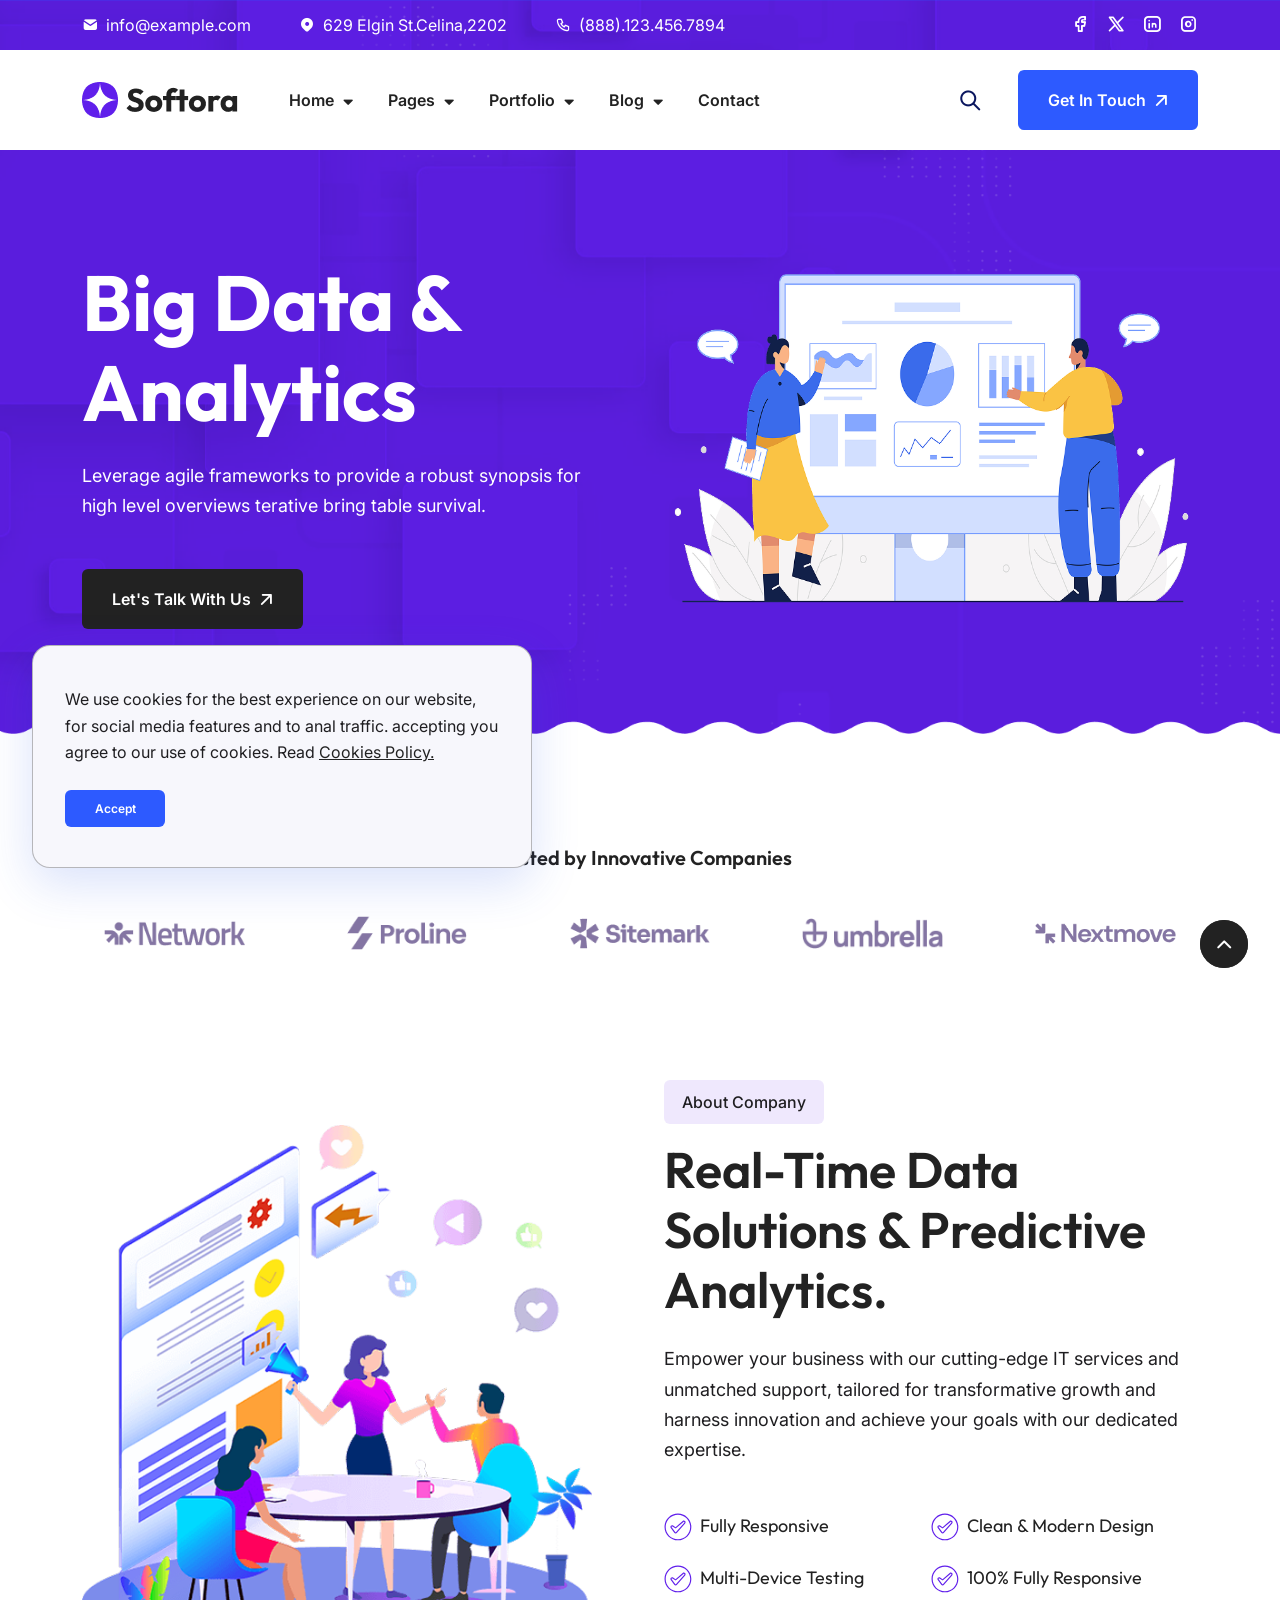
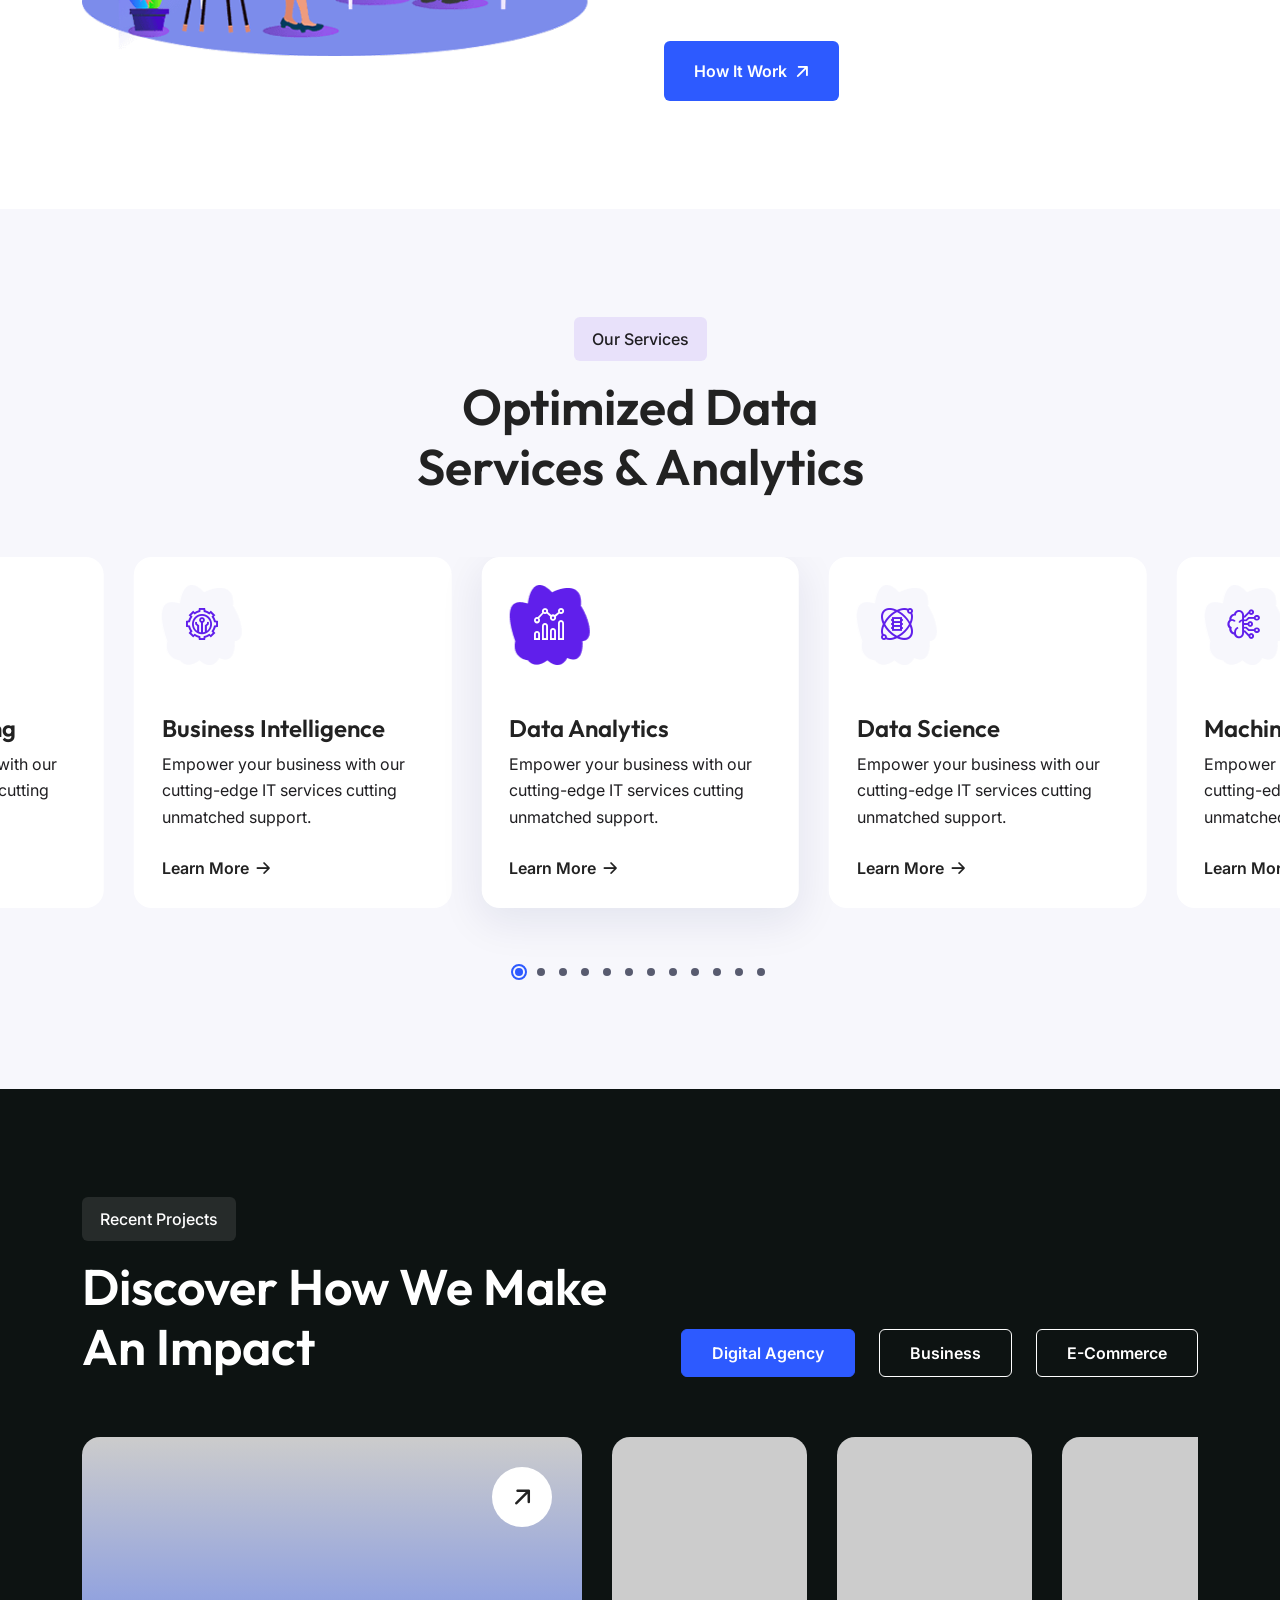
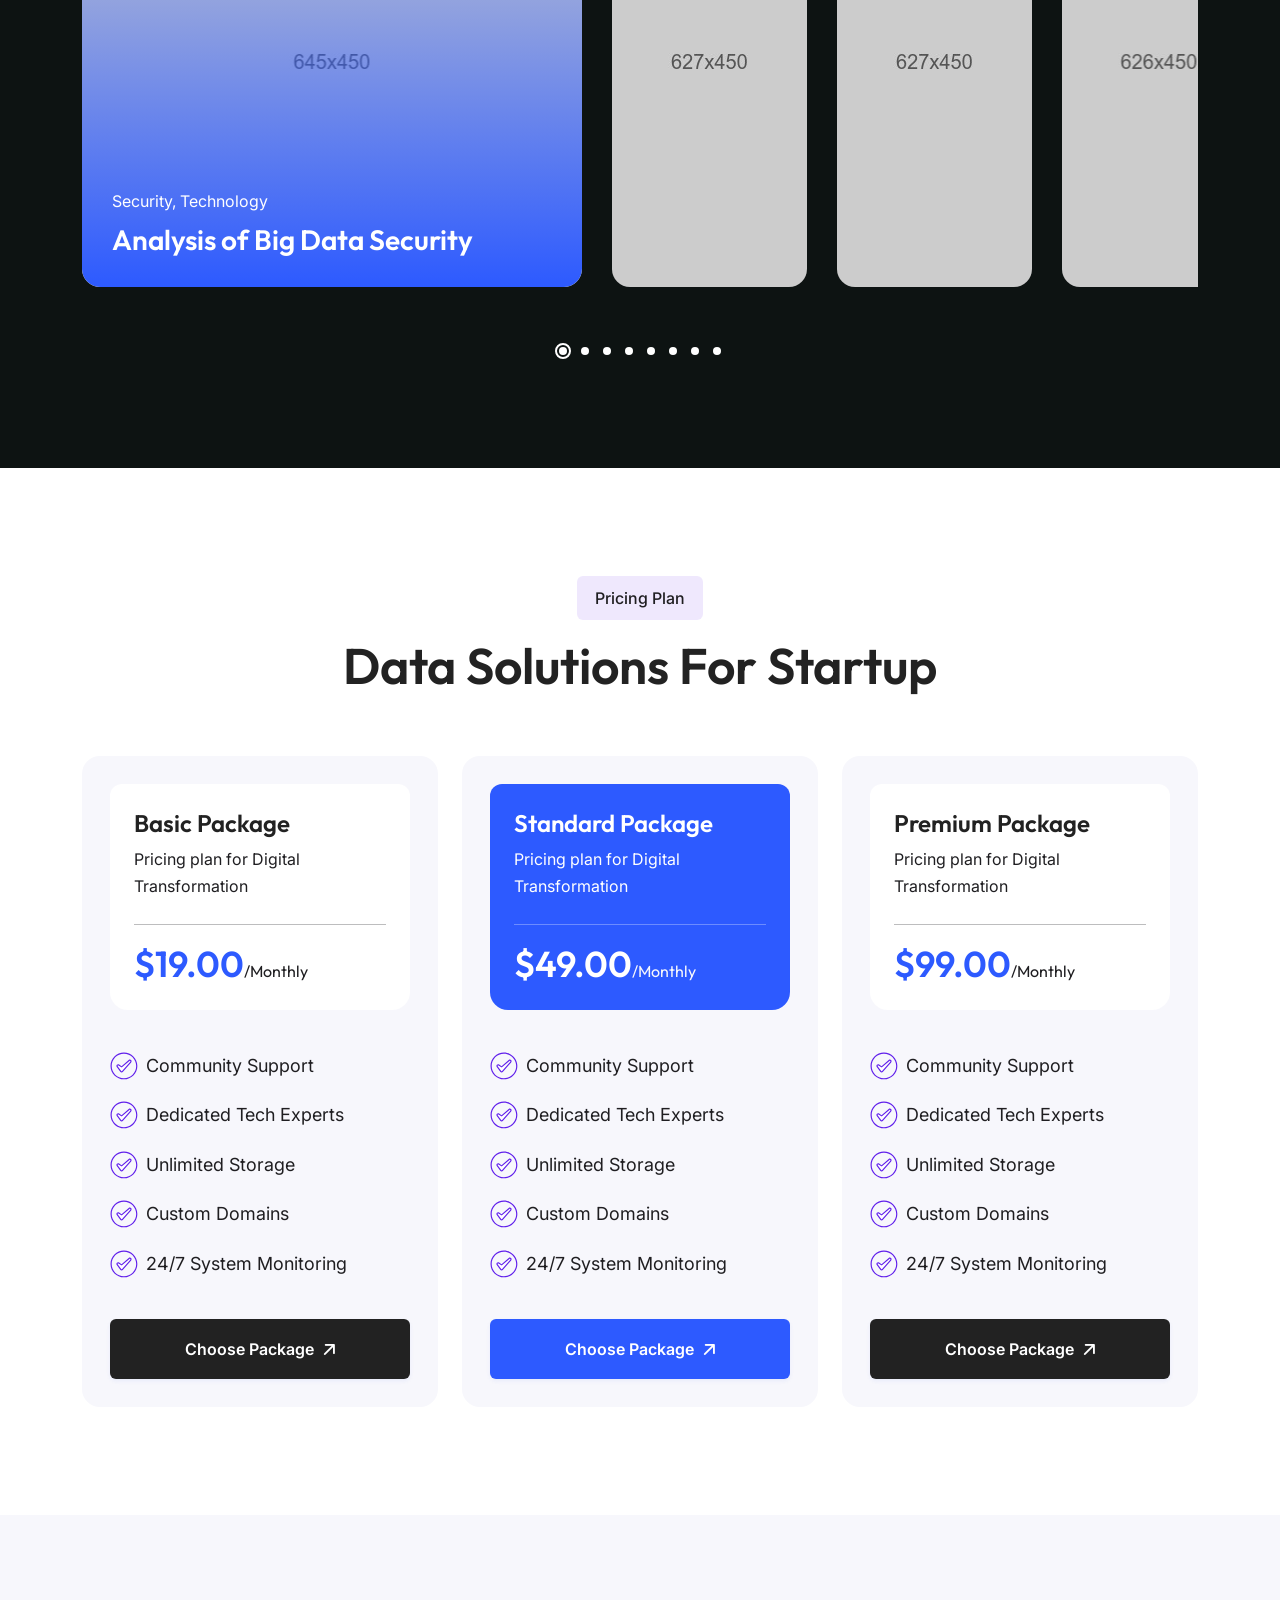
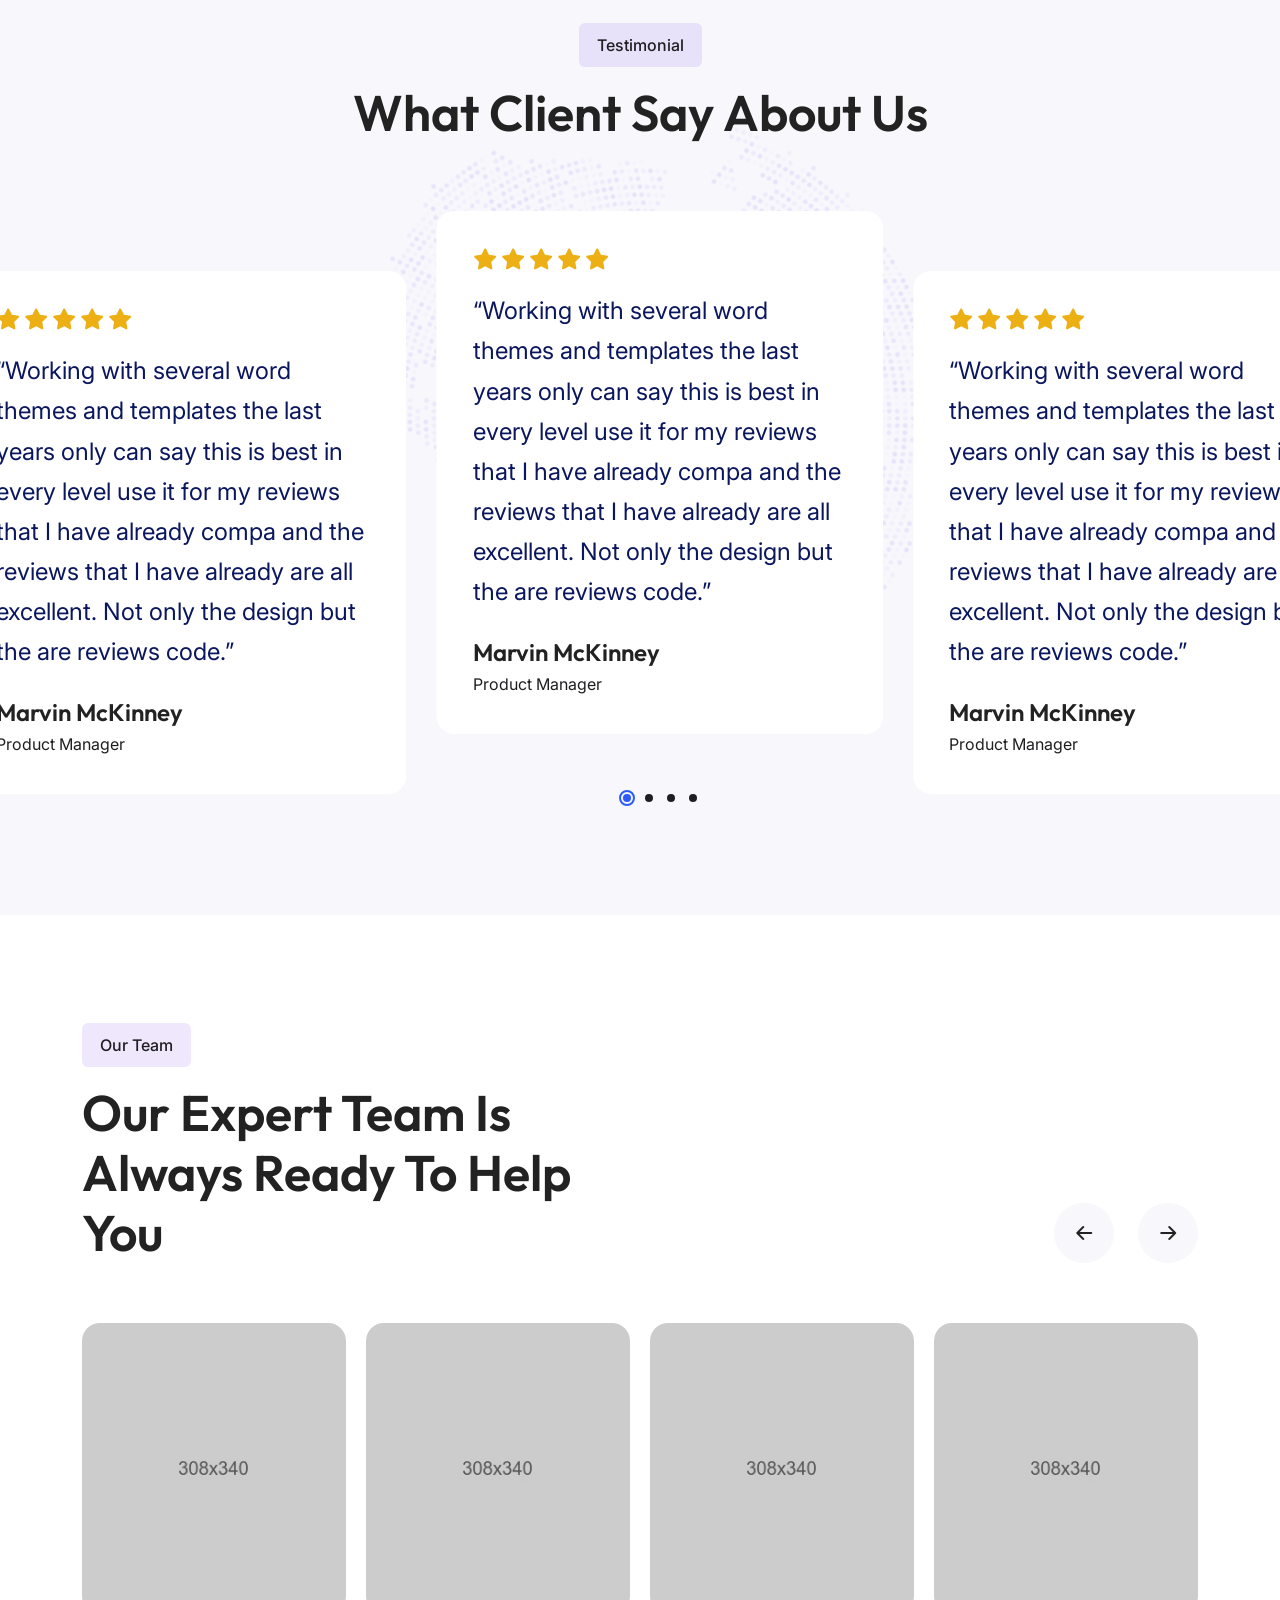
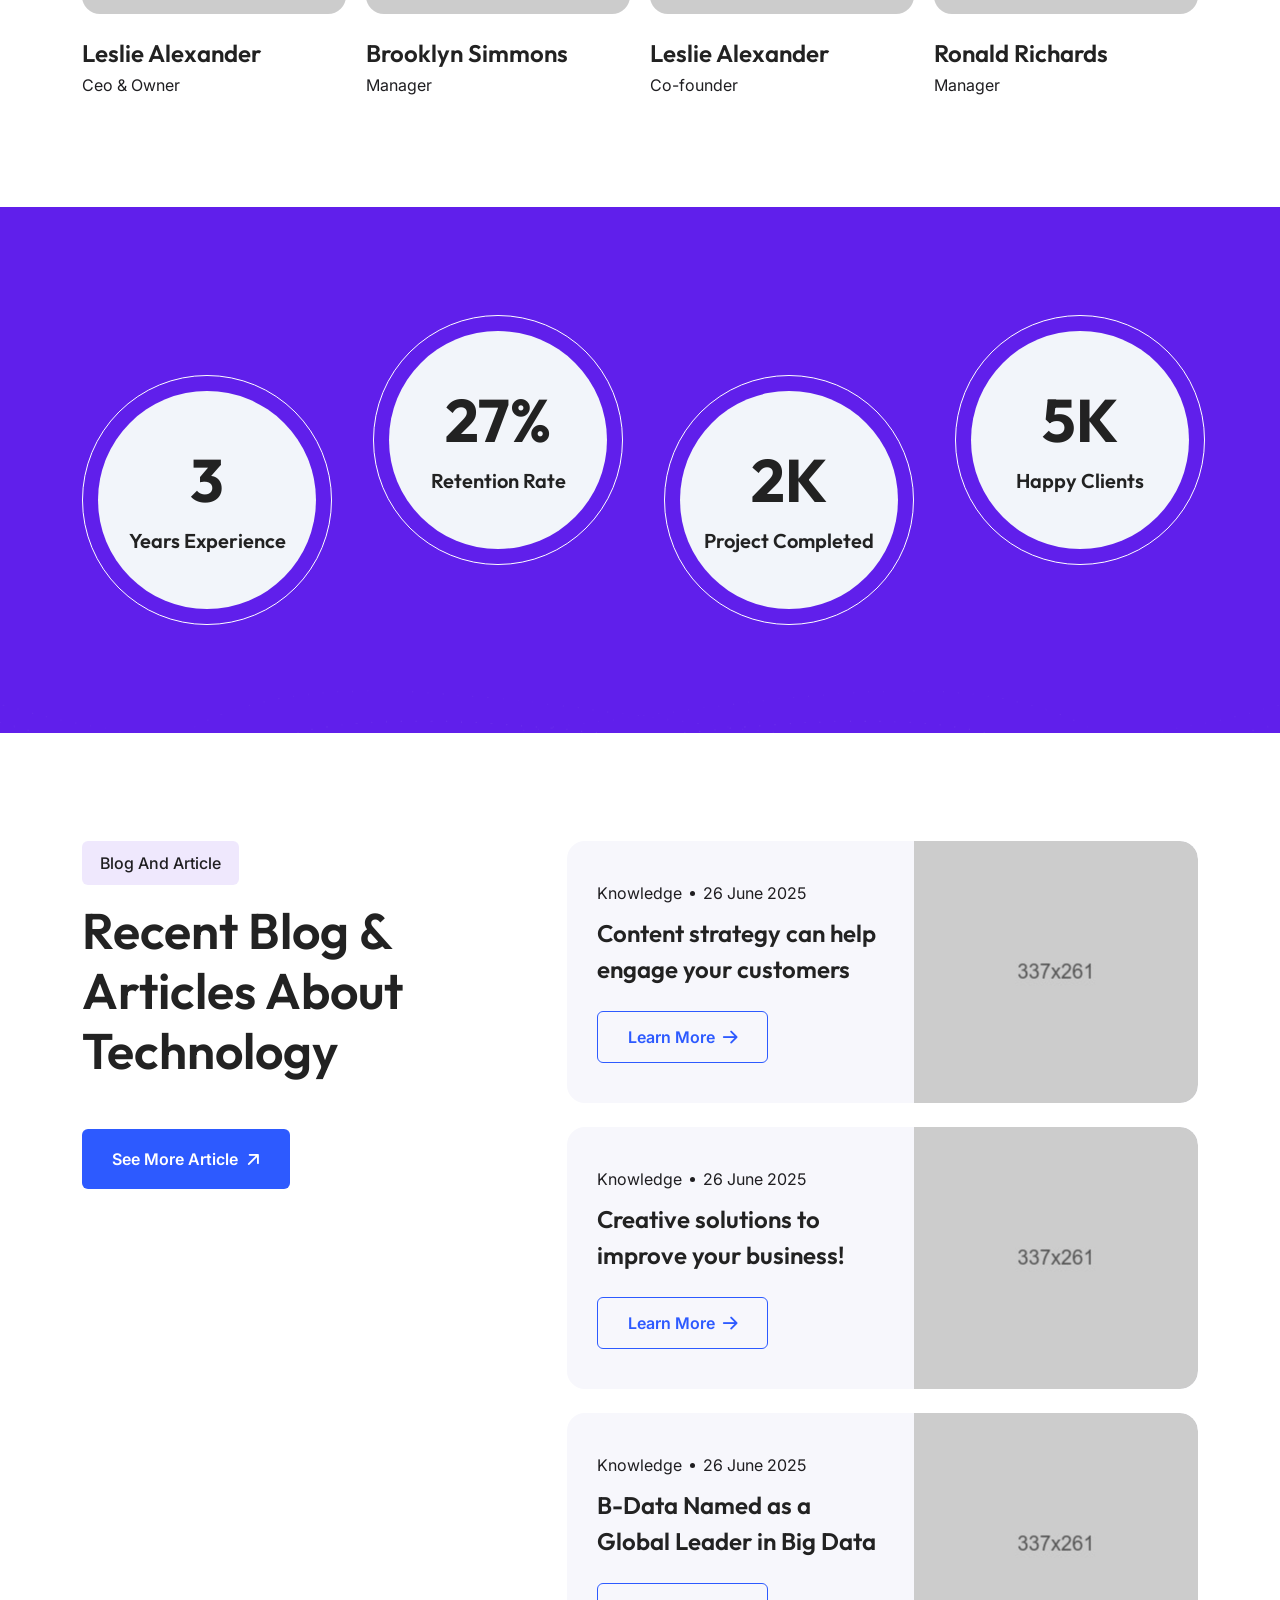
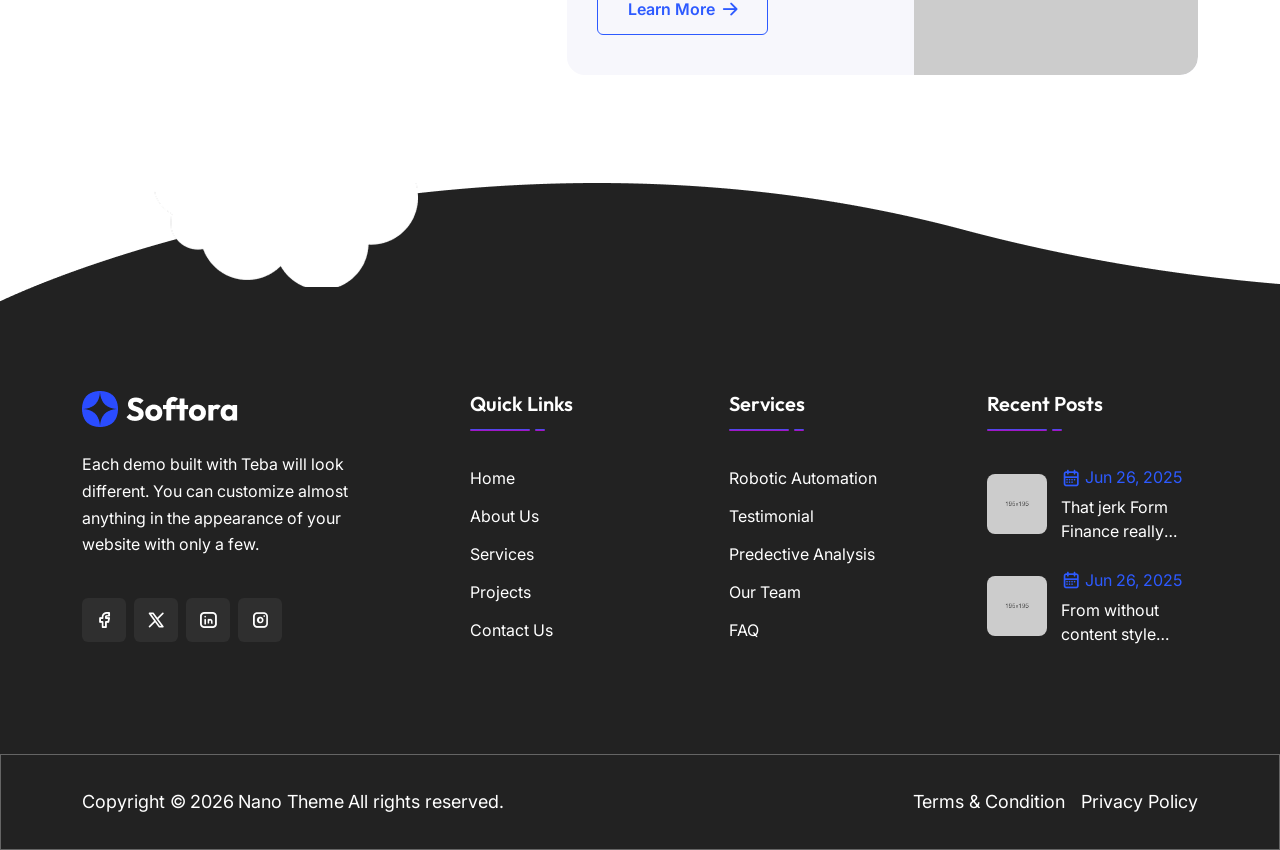
<file: home-4.html>
<!DOCTYPE html>
<html lang="en">

<head>
    <meta charset="utf-8">
    <meta name="viewport" content="width=device-width, initial-scale=1">
    <meta name="description" content="Softora - IT Solutions & Technology HTML Template">

    <!-- Title & Favicon -->
    <title>Big Data Analytics | Softora - IT Solutions & Technology HTML Template</title>
    <link rel="shortcut icon" href="assets/img/core-img/favicon.ico" type="image/x-icon">

    <!-- Stylesheet -->
    <link rel="stylesheet" href="assets/css/animate.css">
    <link rel="stylesheet" href="assets/css/tabler-icons.min.css">
    <link rel="stylesheet" href="assets/css/bootstrap.min.css">
    <link rel="stylesheet" href="assets/css/swiper-bundle.min.css">
    <link rel="stylesheet" href="style.css">
</head>

<body class="theme-four">
    <!-- Preloader -->
    <div class="preloader" id="preloader">
        <div class="spinner-grow text-light" role="status">
            <span class="visually-hidden">Loading...</span>
        </div>
    </div>

    <!-- Double Quote Icon [SVG] -->
    <svg xmlns="http://www.w3.org/2000/svg" class="d-none">
        <symbol id="double-quote-icon" viewBox="0 0 62 62" fill="none">
            <path
                d="M14.5312 9.41406C6.51702 9.41406 0 15.9329 0 23.9453C0 31.2606 5.43154 37.3306 12.4771 38.3311C11.9131 42.4287 10.3486 46.3275 7.90415 49.7085C7.42874 50.3683 7.44654 51.2624 7.9538 51.9009C8.4515 52.5292 9.31635 52.7674 10.0754 52.4473C21.6088 47.6332 29.0625 36.4438 29.0625 23.9453C29.0625 15.9329 22.5455 9.41406 14.5312 9.41406ZM47.4688 9.41406C39.4545 9.41406 32.9375 15.9329 32.9375 23.9453C32.9375 31.2606 38.369 37.3306 45.4146 38.3311C44.8506 42.4287 43.2861 46.3275 40.8417 49.7085C40.3662 50.3683 40.384 51.2624 40.8913 51.9009C41.389 52.5292 42.2538 52.7674 43.0129 52.4473C54.5463 47.6332 62 36.4438 62 23.9453C62 15.9329 55.483 9.41406 47.4688 9.41406Z"
                fill="url(#gradient1)" />
            <defs>
                <linearGradient id="gradient1" x1="3.5" y1="19" x2="62" y2="31" gradientUnits="userSpaceOnUse">
                    <stop offset="0" stop-color="#601FEB" />
                    <stop offset="1" stop-color="#C700B1" />
                </linearGradient>
            </defs>
        </symbol>
    </svg>

    <!-- Check Icon [SVG] -->
    <svg class="d-none" xmlns="http://www.w3.org/2000/svg">
        <symbol id="check-icon" viewBox="0 0 28 28" fill="none">
            <g clip-path="url(#clip0)">
                <path fill-rule="evenodd" clip-rule="evenodd"
                    d="M8.81362 13.0307C8.34112 12.7152 7.70994 12.7869 7.31911 13.1999C6.92886 13.6123 6.89211 14.247 7.23336 14.7014L10.7334 19.3681C10.9445 19.6493 11.2712 19.8207 11.6229 19.8342C11.9741 19.847 12.313 19.7012 12.5446 19.4363L20.7113 10.103C21.1144 9.64274 21.0928 8.94916 20.6623 8.51399C20.2318 8.07882 19.5388 8.05082 19.0739 8.44866L11.5786 14.8735L8.81362 13.0307Z"
                    fill="white" />
                <path fill-rule="evenodd" clip-rule="evenodd"
                    d="M13.9327 0.519531C6.52939 0.519531 0.519531 6.52939 0.519531 13.9327C0.519531 21.336 6.52939 27.3458 13.9327 27.3458C21.336 27.3458 27.3458 21.336 27.3458 13.9327C27.3458 6.52939 21.336 0.519531 13.9327 0.519531ZM13.9327 1.68557C20.6921 1.68557 26.1798 7.17329 26.1798 13.9327C26.1798 20.6921 20.6921 26.1798 13.9327 26.1798C7.17329 26.1798 1.68557 20.6921 1.68557 13.9327C1.68557 7.17329 7.17329 1.68557 13.9327 1.68557Z"
                    fill="#601FEB" />
                <path fill-rule="evenodd" clip-rule="evenodd"
                    d="M9.13872 12.5428C8.42939 12.0697 7.48265 12.177 6.89698 12.796C6.31073 13.4155 6.25648 14.3669 6.76806 15.0488L10.2681 19.7155C10.5848 20.1378 11.0748 20.3945 11.6021 20.4143C12.1295 20.4341 12.6376 20.2148 12.9852 19.8181L21.1519 10.4848C21.7562 9.79355 21.7241 8.75347 21.0784 8.1013C20.4326 7.44855 19.3926 7.40595 18.6961 8.00329L11.5356 14.1406L9.13872 12.5428ZM8.4918 13.5135L11.2562 15.3568C11.4738 15.5015 11.7608 15.484 11.9597 15.3142L19.455 8.88938C19.6871 8.68988 20.0342 8.70446 20.2495 8.92204C20.4647 9.13904 20.4752 9.48613 20.274 9.71654L12.1073 19.0499C11.9912 19.1817 11.8221 19.2552 11.6459 19.2482C11.4703 19.2418 11.307 19.156 11.2014 19.0155L7.7014 14.3488C7.53106 14.1213 7.54913 13.8045 7.74455 13.598C7.93938 13.3915 8.25497 13.356 8.4918 13.5135Z"
                    fill="#601FEB" />
            </g>
            <defs>
                <clipPath id="clip0">
                    <rect width="28" height="28" fill="white" />
                </clipPath>
            </defs>
        </symbol>
    </svg>

    <!-- Search Form -->
    <div class="search-bg-overlay" id="searchOverlay"></div>

    <!-- Search Form Popup -->
    <div class="search-form-popup">
        <h2 class="mb-4">How can I help you, Today?</h2>
        <button type="button" class="close-btn" id="searchClose" aria-label="Close">
            <i class="ti ti-x"></i>
        </button>
        <form class="search-form">
            <input type="search" class="form-control" placeholder="Search...">
            <button type="submit" class="btn btn-primary">
                <i class="ti ti-search"></i> Search
            </button>
        </form>
    </div>

    <!-- Header Area-->
    <header class="header-area style-two style-four">
        <!-- Header Top -->
        <div class="header-top">
            <div class="container h-100 d-flex align-items-center justify-content-between">
                <!-- Left Side -->
                <div class="left-side d-flex align-items-center gap-4 gap-lg-5">
                    <div class="d-flex align-items-center gap-2 text-white">
                        <i class="ti ti-mail-filled"></i>
                        <span class="d-none d-lg-block">info@example.com</span>
                    </div>
                    <div class="d-flex align-items-center gap-2 text-white">
                        <i class="ti ti-map-pin-filled"></i>
                        <span class="d-none d-lg-block">629 Elgin St.Celina,2202</span>
                    </div>
                    <div class="d-flex align-items-center gap-2 text-white">
                        <i class="ti ti-phone"></i>
                        <span class="d-none d-lg-block">(888).123.456.7894</span>
                    </div>
                </div>

                <!-- Right Side -->
                <div class="right-side">
                    <!-- Social Icons -->
                    <div class="social-nav d-flex align-items-center gap-3">
                        <a href="#">
                            <i class="ti ti-brand-facebook"></i>
                        </a>
                        <a href="#">
                            <i class="ti ti-brand-x"></i>
                        </a>
                        <a href="#">
                            <i class="ti ti-brand-linkedin"></i>
                        </a>
                        <a href="#">
                            <i class="ti ti-brand-instagram"></i>
                        </a>
                    </div>
                </div>
            </div>
        </div>

        <nav class="navbar navbar-expand-lg">
            <div class="container">
                <!-- Navbar Brand -->
                <a class="navbar-brand" href="index.html">
                    <img src="assets/img/core-img/logo.png" alt="">
                </a>

                <!-- Navbar Toggler -->
                <button class="navbar-toggler" type="button" data-bs-toggle="collapse" data-bs-target="#softoraNav"
                    aria-controls="softoraNav" aria-expanded="false" aria-label="Toggle navigation">
                    <i class="ti ti-category"></i>
                </button>

                <!-- Navbar Nav -->
                <div class="collapse navbar-collapse justify-content-between" id="softoraNav">
                    <ul class="navbar-nav navbar-nav-scroll">
                        <li class="softora-dd">
                            <a href="#">Home <i class="ti ti-caret-down-filled"></i></a>
                            <ul class="softora-dd-menu">
                                <li>
                                    <a href="index.html">IT Service</a>
                                </li>
                                <li>
                                    <a href="home-2.html">AI Agency</a>
                                </li>
                                <li>
                                    <a href="home-3.html">Cyber Security</a>
                                </li>
                                <li>
                                    <a href="home-4.html">Big Data Analytics</a>
                                </li>
                            </ul>
                        </li>
                        <li class="softora-dd">
                            <a href="#">Pages <i class="ti ti-caret-down-filled"></i></a>
                            <ul class="softora-dd-menu">
                                <li class="softora-dd">
                                    <a href="about-us.html">About Us</a>
                                </li>
                                <li class="softora-dd">
                                    <a href="#">Service <i class="ti ti-caret-right-filled"></i></a>
                                    <ul class="softora-dd-menu">
                                        <li>
                                            <a href="service.html">Service</a>
                                        </li>
                                        <li>
                                            <a href="service-details.html">Service Details</a>
                                        </li>
                                    </ul>
                                </li>
                                <li class="softora-dd">
                                    <a href="#">Team <i class="ti ti-caret-right-filled"></i></a>
                                    <ul class="softora-dd-menu">
                                        <li>
                                            <a href="team.html">Team</a>
                                        </li>
                                        <li>
                                            <a href="team-details.html">Team Details</a>
                                        </li>
                                    </ul>
                                </li>
                                <li>
                                    <a href="pricing.html">Pricing Plan</a>
                                </li>
                                <li>
                                    <a href="faqs.html">FAQs</a>
                                </li>
                                <li>
                                    <a href="404.html">404</a>
                                </li>
                            </ul>
                        </li>
                        <li class="softora-dd">
                            <a href="#">Portfolio <i class="ti ti-caret-down-filled"></i></a>
                            <ul class="softora-dd-menu">
                                <li>
                                    <a href="portfolio-masonry.html">Portfolio Masonry</a>
                                </li>
                                <li>
                                    <a href="portfolio-grid.html">Portfolio Grid</a>
                                </li>
                                <li>
                                    <a href="portfolio-details.html">Portfolio Details</a>
                                </li>
                            </ul>
                        </li>
                        <li class="softora-dd">
                            <a href="#">Blog <i class="ti ti-caret-down-filled"></i></a>
                            <ul class="softora-dd-menu">
                                <li>
                                    <a href="blog-list.html">Blog List</a>
                                </li>
                                <li>
                                    <a href="blog-grid.html">Blog Grid</a>
                                </li>
                                <li>
                                    <a href="blog-details.html">Blog Details</a>
                                </li>
                            </ul>
                        </li>
                        <li class="softora-dd">
                            <a href="contact.html">Contact</a>
                        </li>
                    </ul>

                    <div class="d-flex align-items-center mt-4 mt-lg-0">
                        <!-- Search Button -->
                        <div class="header-search-btn" id="searchButton">
                            <button class="btn">
                                <i class="ti ti-search"></i>
                            </button>
                        </div>

                        <!-- Button -->
                        <a href="contact.html" class="btn btn-primary">
                            Get in Touch <i class="ti ti-arrow-up-right"></i>
                        </a>
                    </div>
                </div>
            </div>
        </nav>
    </header>

    <!-- Hero Section -->
    <section class="hero-section style-four jarallax" data-jarallax="" data-speed="0.6"
        style="background-image: url('assets/img/core-img/shape13.png');">
        <!-- Curve -->
        <div class="bg-curve"></div>

        <!-- Divider -->
        <div class="divider"></div>

        <div class="container">
            <div class="row g-5 align-items-center">
                <!-- Hero Content -->
                <div class="col-12 col-md-6">
                    <div class="hero-content">
                        <h2 class="mb-4 wow fadeInUp text-white" data-wow-duration="1000ms" data-wow-delay="400ms">Big
                            Data & Analytics</h2>
                        <p class="text-white mb-5 wow fadeInUp" data-wow-duration="1000ms" data-wow-delay="600ms">
                            Leverage agile frameworks to provide a robust synopsis for high level
                            overviews terative
                            bring table survival.</p>
                        <a class="btn btn-dark wow fadeInUp" data-wow-duration="1000ms" data-wow-delay="800ms"
                            href="about-us.html">Let's Talk With Us <i class="ti ti-arrow-up-right"></i></a>
                    </div>
                </div>

                <!-- Hero Thumbnail -->
                <div class="col-12 col-md-6">
                    <div class="hero-thumbnail wow fadeInUp" data-wow-duration="1000ms" data-wow-delay="1000ms">
                        <img src="assets/img/core-img/vector.png" alt="">
                    </div>
                </div>
            </div>
        </div>

        <!-- Divider -->
        <div class="divider"></div>
    </section>

    <!-- Trusted Companies -->
    <section class="trusted-companies-section">
        <!-- Divider -->
        <div class="divider"></div>

        <div class="container">
            <h5 class="mb-4 text-center">Trusted by Innovative Companies</h5>

            <div class="row g-4 g-lg-5 justify-content-center align-items-center">
                <!-- Trusted Company Logo -->
                <div class="col-6 col-sm-4 col-lg">
                    <div class="trusted-company-logo">
                        <img src="assets/img/partner-img/7.png" alt="">
                    </div>
                </div>

                <!-- Trusted Company Logo -->
                <div class="col-6 col-sm-4 col-lg">
                    <div class="trusted-company-logo">
                        <img src="assets/img/partner-img/8.png" alt="">
                    </div>
                </div>

                <!-- Trusted Company Logo -->
                <div class="col-6 col-sm-4 col-lg">
                    <div class="trusted-company-logo">
                        <img src="assets/img/partner-img/9.png" alt="">
                    </div>
                </div>

                <!-- Trusted Company Logo -->
                <div class="col-6 col-sm-4 col-lg">
                    <div class="trusted-company-logo">
                        <img src="assets/img/partner-img/10.png" alt="">
                    </div>
                </div>

                <!-- Trusted Company Logo -->
                <div class="col-6 col-sm-4 col-lg">
                    <div class="trusted-company-logo">
                        <img src="assets/img/partner-img/11.png" alt="">
                    </div>
                </div>
            </div>
        </div>

        <!-- Divider -->
        <div class="divider"></div>
    </section>

    <!-- About Section -->
    <section class="about-section">
        <div class="container">
            <div class="row g-4 g-xl-5 align-items-center">
                <!-- About Thumbnail -->
                <div class="col-12 col-md-5 col-lg-6">
                    <div class="about-thumbnail pe-md-4 wow fadeInUp" data-wow-duration="1000ms" data-wow-delay="400ms">
                        <img src="assets/img/core-img/vector2.png" alt="">
                    </div>
                </div>

                <!-- About Content -->
                <div class="col-12 col-md-7 col-lg-6">
                    <div class="about-content">
                        <div class="section-heading">
                            <span class="sub-title">About Company</span>
                            <h2 class="mb-4">Real-Time Data Solutions & Predictive Analytics.</h2>
                            <p class="mb-5">Empower your business with our cutting-edge IT services and unmatched
                                support, tailored for transformative growth and harness innovation and achieve your
                                goals with our dedicated expertise.</p>
                            <!-- About List -->
                            <ul class="about-list style-two ps-0 d-flex flex-wrap gap-4 list-unstyled mb-5">
                                <li class="d-flex align-items-center gap-2">
                                    <svg width="28" height="28">
                                        <use href="#check-icon"></use>
                                    </svg>
                                    <h5 class="mb-0">Fully Responsive</h5>
                                </li>
                                <li class="d-flex align-items-center gap-2">
                                    <svg width="28" height="28">
                                        <use href="#check-icon"></use>
                                    </svg>
                                    <h5 class="mb-0">Clean &amp; Modern Design</h5>
                                </li>
                                <li class="d-flex align-items-center gap-2">
                                    <svg width="28" height="28">
                                        <use href="#check-icon"></use>
                                    </svg>
                                    <h5 class="mb-0">Multi-Device Testing</h5>
                                </li>
                                <li class="d-flex align-items-center gap-2">
                                    <svg width="28" height="28">
                                        <use href="#check-icon"></use>
                                    </svg>
                                    <h5 class="mb-0">100% Fully Responsive</h5>
                                </li>
                            </ul>
                            <!-- Button -->
                            <a class="btn btn-primary" href="about-us.html">How It Work <i
                                    class="ti ti-arrow-up-right"></i></a>
                        </div>
                    </div>
                </div>
            </div>
        </div>

        <!-- Divider -->
        <div class="divider"></div>
    </section>

    <!-- Service Section -->
    <section class="service-section bg-secondary">
        <!-- Divider -->
        <div class="divider"></div>

        <div class="container">
            <div class="row g-5 justify-content-center">
                <!-- Service Heading -->
                <div class="col-12 col-md-6">
                    <div class="section-heading text-center">
                        <span class="sub-title">Our Services</span>
                        <h2 class="mb-0">Optimized Data Services & Analytics</h2>
                    </div>
                </div>
            </div>
        </div>

        <div class="divider-sm"></div>

        <!-- Service Slider -->
        <div class="swiper service-swiper-slider-two">
            <div class="swiper-wrapper">

                <!-- Service Slide -->
                <div class="swiper-slide">
                    <div class="service-card-two">
                        <div class="shape mb-5">
                            <i class="flaticon-increasing"></i>
                        </div>
                        <h4 class="service-title">Data Analytics</h4>
                        <p class="mb-4">Empower your business with our cutting-edge IT services cutting unmatched
                            support.</p>
                        <a href="#" class="btn btn-link">Learn More <i class="ti ti-arrow-right"></i></a>
                    </div>
                </div>

                <!-- Service Slide -->
                <div class="swiper-slide">
                    <div class="service-card-two">
                        <div class="shape mb-5">
                            <i class="flaticon-data-science"></i>
                        </div>
                        <h4 class="service-title">Data Science</h4>
                        <p class="mb-4">Empower your business with our cutting-edge IT services cutting unmatched
                            support.</p>
                        <a href="#" class="btn btn-link">Learn More <i class="ti ti-arrow-right"></i></a>
                    </div>
                </div>

                <!-- Service Slide -->
                <div class="swiper-slide">
                    <div class="service-card-two">
                        <div class="shape mb-5">
                            <i class="flaticon-machine-learning"></i>
                        </div>
                        <h4 class="service-title">Machine Learning</h4>
                        <p class="mb-4">Empower your business with our cutting-edge IT services cutting unmatched
                            support.</p>
                        <a href="#" class="btn btn-link">Learn More <i class="ti ti-arrow-right"></i></a>
                    </div>
                </div>

                <!-- Service Slide -->
                <div class="swiper-slide">
                    <div class="service-card-two">
                        <div class="shape mb-5">
                            <i class="flaticon-ai"></i>
                        </div>
                        <h4 class="service-title">Artificial Intelligence</h4>
                        <p class="mb-4">Empower your business with our cutting-edge IT services cutting unmatched
                            support.</p>
                        <a href="#" class="btn btn-link">Learn More <i class="ti ti-arrow-right"></i></a>
                    </div>
                </div>

                <!-- Service Slide -->
                <div class="swiper-slide">
                    <div class="service-card-two">
                        <div class="shape mb-5">
                            <i class="flaticon-data-warehouse"></i>
                        </div>
                        <h4 class="service-title">Data Warehousing</h4>
                        <p class="mb-4">Empower your business with our cutting-edge IT services cutting unmatched
                            support.</p>
                        <a href="#" class="btn btn-link">Learn More <i class="ti ti-arrow-right"></i></a>
                    </div>
                </div>

                <!-- Service Slide -->
                <div class="swiper-slide">
                    <div class="service-card-two">
                        <div class="shape mb-5">
                            <i class="flaticon-technology"></i>
                        </div>
                        <h4 class="service-title">Business Intelligence</h4>
                        <p class="mb-4">Empower your business with our cutting-edge IT services cutting unmatched
                            support.</p>
                        <a href="#" class="btn btn-link">Learn More <i class="ti ti-arrow-right"></i></a>
                    </div>
                </div>

                <!-- Service Slide -->
                <div class="swiper-slide">
                    <div class="service-card-two">
                        <div class="shape mb-5">
                            <i class="flaticon-increasing"></i>
                        </div>
                        <h4 class="service-title">Data Analytics</h4>
                        <p class="mb-4">Empower your business with our cutting-edge IT services cutting unmatched
                            support.</p>
                        <a href="#" class="btn btn-link">Learn More <i class="ti ti-arrow-right"></i></a>
                    </div>
                </div>

                <!-- Service Slide -->
                <div class="swiper-slide">
                    <div class="service-card-two">
                        <div class="shape mb-5">
                            <i class="flaticon-data-science"></i>
                        </div>
                        <h4 class="service-title">Data Science</h4>
                        <p class="mb-4">Empower your business with our cutting-edge IT services cutting unmatched
                            support.</p>
                        <a href="#" class="btn btn-link">Learn More <i class="ti ti-arrow-right"></i></a>
                    </div>
                </div>

                <!-- Service Slide -->
                <div class="swiper-slide">
                    <div class="service-card-two">
                        <div class="shape mb-5">
                            <i class="flaticon-machine-learning"></i>
                        </div>
                        <h4 class="service-title">Machine Learning</h4>
                        <p class="mb-4">Empower your business with our cutting-edge IT services cutting unmatched
                            support.</p>
                        <a href="#" class="btn btn-link">Learn More <i class="ti ti-arrow-right"></i></a>
                    </div>
                </div>

                <!-- Service Slide -->
                <div class="swiper-slide">
                    <div class="service-card-two">
                        <div class="shape mb-5">
                            <i class="flaticon-ai"></i>
                        </div>
                        <h4 class="service-title">Artificial Intelligence</h4>
                        <p class="mb-4">Empower your business with our cutting-edge IT services cutting unmatched
                            support.</p>
                        <a href="#" class="btn btn-link">Learn More <i class="ti ti-arrow-right"></i></a>
                    </div>
                </div>

                <!-- Service Slide -->
                <div class="swiper-slide">
                    <div class="service-card-two">
                        <div class="shape mb-5">
                            <i class="flaticon-data-warehouse"></i>
                        </div>
                        <h4 class="service-title">Data Warehousing</h4>
                        <p class="mb-4">Empower your business with our cutting-edge IT services cutting unmatched
                            support.</p>
                        <a href="#" class="btn btn-link">Learn More <i class="ti ti-arrow-right"></i></a>
                    </div>
                </div>

                <!-- Service Slide -->
                <div class="swiper-slide">
                    <div class="service-card-two">
                        <div class="shape mb-5">
                            <i class="flaticon-technology"></i>
                        </div>
                        <h4 class="service-title">Business Intelligence</h4>
                        <p class="mb-4">Empower your business with our cutting-edge IT services cutting unmatched
                            support.</p>
                        <a href="#" class="btn btn-link">Learn More <i class="ti ti-arrow-right"></i></a>
                    </div>
                </div>
            </div>

            <div class="divider-sm"></div>

            <!-- Swiper Pagination -->
            <div class="service-pagination-two"></div>
        </div>

        <!-- Divider -->
        <div class="divider"></div>
    </section>

    <!-- Project Section -->
    <section class="project-section style-two" style="background-image: url('assets/img/core-img/shape17.png');">
        <!-- Divider -->
        <div class="divider"></div>

        <div class="container">
            <div class="row g-5 align-items-end">
                <!-- Section Heading -->
                <div class="col-12 col-lg-6">
                    <div class="section-heading style-two">
                        <span class="sub-title text-white">Recent Projects</span>
                        <h2 class="mb-0 text-white">Discover How We Make an Impact</h2>
                    </div>
                </div>

                <!-- Project Tab -->
                <div class="col-12 col-lg-6">
                    <ul class="ps-0 list-unstyled flex-wrap project-tab-list d-flex gap-3 gap-lg-4 justify-content-lg-end"
                        id="myTab" role="tablist">
                        <li class="nav-item" role="presentation">
                            <button class="btn active" id="project-tab" data-bs-toggle="tab"
                                data-bs-target="#project-tab1" type="button" role="tab">Digital Agency</button>
                        </li>
                        <li class="nav-item" role="presentation">
                            <button class="btn" id="business-tab" data-bs-toggle="tab" data-bs-target="#project-tab2"
                                type="button" role="tab">Business</button>
                        </li>
                        <li class="nav-item" role="presentation">
                            <button class="btn" id="ecommerce-tab" data-bs-toggle="tab" data-bs-target="#project-tab3"
                                type="button" role="tab">E-commerce</button>
                        </li>
                    </ul>
                </div>
            </div>
        </div>

        <div class="divider-sm"></div>

        <div class="container">
            <div class="tab-content">
                <!-- Swiper Tab 1 -->
                <div class="tab-pane fade show active" id="project-tab1" role="tabpanel">
                    <div class="swiper project-two-swiper">
                        <div class="swiper-wrapper">
                            <!-- Project Card -->
                            <div class="swiper-slide project-two-card slide-expand"
                                style="background-image: url('assets/img/bg-img/79.jpg');">
                                <!-- Project Content -->
                                <div class="project-two-content">
                                    <p class="text-white mb-2">Security, Technology</p>
                                    <h3 class="mb-0 text-white">Analysis of Big Data Security</h3>
                                </div>
                                <!-- Project Button -->
                                <a href="#" class="btn"><i class="ti ti-arrow-up-right"></i></a>
                            </div>

                            <!-- Project Card -->
                            <div class="swiper-slide project-two-card"
                                style="background-image: url('assets/img/bg-img/80.jpg');">
                                <div class="project-two-content">
                                    <p class="text-white mb-2">Business, Intelligence</p>
                                    <h3 class="mb-0 text-white">Data Analytics</h3>
                                </div>
                                <!-- Project Button -->
                                <a href="#" class="btn"><i class="ti ti-arrow-up-right"></i></a>
                            </div>

                            <!-- Project Card -->
                            <div class="swiper-slide project-two-card"
                                style="background-image: url('assets/img/bg-img/81.jpg');">
                                <div class="project-two-content">
                                    <p class="text-white mb-2">E-commerce, Business</p>
                                    <h3 class="mb-0 text-white">Dashboard Insights</h3>
                                </div>
                                <!-- Project Button -->
                                <a href="#" class="btn"><i class="ti ti-arrow-up-right"></i></a>
                            </div>

                            <!-- Project Card -->
                            <div class="swiper-slide project-two-card"
                                style="background-image: url('assets/img/bg-img/82.jpg');">
                                <div class="project-two-content">
                                    <p class="text-white mb-2">E-commerce, Business</p>
                                    <h3 class="mb-0 text-white">Dashboard Insights</h3>
                                </div>
                                <!-- Project Button -->
                                <a href="#" class="btn"><i class="ti ti-arrow-up-right"></i></a>
                            </div>

                            <!-- Project Card -->
                            <div class="swiper-slide project-two-card"
                                style="background-image: url('assets/img/bg-img/20.jpg');">
                                <div class="project-two-content">
                                    <p class="text-white mb-2">Business, Intelligence</p>
                                    <h3 class="mb-0 text-white">Data Analytics</h3>
                                </div>
                                <!-- Project Button -->
                                <a href="#" class="btn"><i class="ti ti-arrow-up-right"></i></a>
                            </div>

                            <!-- Project Card -->
                            <div class="swiper-slide project-two-card"
                                style="background-image: url('assets/img/bg-img/27.jpg');">
                                <div class="project-two-content">
                                    <p class="text-white mb-2">E-commerce, Business</p>
                                    <h3 class="mb-0 text-white">Dashboard Insights</h3>
                                </div>
                                <!-- Project Button -->
                                <a href="#" class="btn"><i class="ti ti-arrow-up-right"></i></a>
                            </div>

                            <!-- Project Card -->
                            <div class="swiper-slide project-two-card"
                                style="background-image: url('assets/img/bg-img/81.jpg');">
                                <div class="project-two-content">
                                    <p class="text-white mb-2">E-commerce, Business</p>
                                    <h3 class="mb-0 text-white">Dashboard Insights</h3>
                                </div>
                                <!-- Project Button -->
                                <a href="#" class="btn"><i class="ti ti-arrow-up-right"></i></a>
                            </div>

                            <!-- Project Card -->
                            <div class="swiper-slide project-two-card"
                                style="background-image: url('assets/img/bg-img/27.jpg');">
                                <div class="project-two-content">
                                    <p class="text-white mb-2">E-commerce, Business</p>
                                    <h3 class="mb-0 text-white">Dashboard Insights</h3>
                                </div>
                                <!-- Project Button -->
                                <a href="#" class="btn"><i class="ti ti-arrow-up-right"></i></a>
                            </div>
                        </div>

                        <div class="divider-sm"></div>

                        <!-- Pagination -->
                        <div class="project-two-pagination"></div>
                    </div>
                </div>

                <!-- Tab 2 content -->
                <div class="tab-pane fade" id="project-tab2" role="tabpanel">
                    <div class="swiper project-two-swiper">
                        <div class="swiper-wrapper">
                            <!-- Project Card -->
                            <div class="swiper-slide project-two-card slide-expand"
                                style="background-image: url('assets/img/bg-img/79.jpg');">
                                <!-- Project Content -->
                                <div class="project-two-content">
                                    <p class="text-white mb-2">Security, Technology</p>
                                    <h3 class="mb-0 text-white">Analysis of Big Data Security</h3>
                                </div>
                                <!-- Project Button -->
                                <a href="#" class="btn"><i class="ti ti-arrow-up-right"></i></a>
                            </div>

                            <!-- Project Card -->
                            <div class="swiper-slide project-two-card"
                                style="background-image: url('assets/img/bg-img/80.jpg');">
                                <div class="project-two-content">
                                    <p class="text-white mb-2">Business, Intelligence</p>
                                    <h3 class="mb-0 text-white">Data Analytics</h3>
                                </div>
                                <!-- Project Button -->
                                <a href="#" class="btn"><i class="ti ti-arrow-up-right"></i></a>
                            </div>

                            <!-- Project Card -->
                            <div class="swiper-slide project-two-card"
                                style="background-image: url('assets/img/bg-img/81.jpg');">
                                <div class="project-two-content">
                                    <p class="text-white mb-2">E-commerce, Business</p>
                                    <h3 class="mb-0 text-white">Dashboard Insights</h3>
                                </div>
                                <!-- Project Button -->
                                <a href="#" class="btn"><i class="ti ti-arrow-up-right"></i></a>
                            </div>

                            <!-- Project Card -->
                            <div class="swiper-slide project-two-card"
                                style="background-image: url('assets/img/bg-img/82.jpg');">
                                <div class="project-two-content">
                                    <p class="text-white mb-2">E-commerce, Business</p>
                                    <h3 class="mb-0 text-white">Dashboard Insights</h3>
                                </div>
                                <!-- Project Button -->
                                <a href="#" class="btn"><i class="ti ti-arrow-up-right"></i></a>
                            </div>

                            <!-- Project Card -->
                            <div class="swiper-slide project-two-card"
                                style="background-image: url('assets/img/bg-img/20.jpg');">
                                <div class="project-two-content">
                                    <p class="text-white mb-2">Business, Intelligence</p>
                                    <h3 class="mb-0 text-white">Data Analytics</h3>
                                </div>
                                <!-- Project Button -->
                                <a href="#" class="btn"><i class="ti ti-arrow-up-right"></i></a>
                            </div>

                            <!-- Project Card -->
                            <div class="swiper-slide project-two-card"
                                style="background-image: url('assets/img/bg-img/27.jpg');">
                                <div class="project-two-content">
                                    <p class="text-white mb-2">E-commerce, Business</p>
                                    <h3 class="mb-0 text-white">Dashboard Insights</h3>
                                </div>
                                <!-- Project Button -->
                                <a href="#" class="btn"><i class="ti ti-arrow-up-right"></i></a>
                            </div>

                            <!-- Project Card -->
                            <div class="swiper-slide project-two-card"
                                style="background-image: url('assets/img/bg-img/81.jpg');">
                                <div class="project-two-content">
                                    <p class="text-white mb-2">E-commerce, Business</p>
                                    <h3 class="mb-0 text-white">Dashboard Insights</h3>
                                </div>
                                <!-- Project Button -->
                                <a href="#" class="btn"><i class="ti ti-arrow-up-right"></i></a>
                            </div>

                            <!-- Project Card -->
                            <div class="swiper-slide project-two-card"
                                style="background-image: url('assets/img/bg-img/27.jpg');">
                                <div class="project-two-content">
                                    <p class="text-white mb-2">E-commerce, Business</p>
                                    <h3 class="mb-0 text-white">Dashboard Insights</h3>
                                </div>
                                <!-- Project Button -->
                                <a href="#" class="btn"><i class="ti ti-arrow-up-right"></i></a>
                            </div>
                        </div>

                        <div class="divider-sm"></div>

                        <!-- Pagination -->
                        <div class="project-two-pagination"></div>
                    </div>
                </div>

                <!-- Tab 3 Content -->
                <div class="tab-pane fade" id="project-tab3" role="tabpanel">
                    <div class="swiper project-two-swiper">
                        <div class="swiper-wrapper">
                            <!-- Project Card -->
                            <div class="swiper-slide project-two-card slide-expand"
                                style="background-image: url('assets/img/bg-img/79.jpg');">
                                <!-- Project Content -->
                                <div class="project-two-content">
                                    <p class="text-white mb-2">Security, Technology</p>
                                    <h3 class="mb-0 text-white">Analysis of Big Data Security</h3>
                                </div>
                                <!-- Project Button -->
                                <a href="#" class="btn"><i class="ti ti-arrow-up-right"></i></a>
                            </div>

                            <!-- Project Card -->
                            <div class="swiper-slide project-two-card"
                                style="background-image: url('assets/img/bg-img/80.jpg');">
                                <div class="project-two-content">
                                    <p class="text-white mb-2">Business, Intelligence</p>
                                    <h3 class="mb-0 text-white">Data Analytics</h3>
                                </div>
                                <!-- Project Button -->
                                <a href="#" class="btn"><i class="ti ti-arrow-up-right"></i></a>
                            </div>

                            <!-- Project Card -->
                            <div class="swiper-slide project-two-card"
                                style="background-image: url('assets/img/bg-img/81.jpg');">
                                <div class="project-two-content">
                                    <p class="text-white mb-2">E-commerce, Business</p>
                                    <h3 class="mb-0 text-white">Dashboard Insights</h3>
                                </div>
                                <!-- Project Button -->
                                <a href="#" class="btn"><i class="ti ti-arrow-up-right"></i></a>
                            </div>

                            <!-- Project Card -->
                            <div class="swiper-slide project-two-card"
                                style="background-image: url('assets/img/bg-img/82.jpg');">
                                <div class="project-two-content">
                                    <p class="text-white mb-2">E-commerce, Business</p>
                                    <h3 class="mb-0 text-white">Dashboard Insights</h3>
                                </div>
                                <!-- Project Button -->
                                <a href="#" class="btn"><i class="ti ti-arrow-up-right"></i></a>
                            </div>

                            <!-- Project Card -->
                            <div class="swiper-slide project-two-card"
                                style="background-image: url('assets/img/bg-img/20.jpg');">
                                <div class="project-two-content">
                                    <p class="text-white mb-2">Business, Intelligence</p>
                                    <h3 class="mb-0 text-white">Data Analytics</h3>
                                </div>
                                <!-- Project Button -->
                                <a href="#" class="btn"><i class="ti ti-arrow-up-right"></i></a>
                            </div>

                            <!-- Project Card -->
                            <div class="swiper-slide project-two-card"
                                style="background-image: url('assets/img/bg-img/27.jpg');">
                                <div class="project-two-content">
                                    <p class="text-white mb-2">E-commerce, Business</p>
                                    <h3 class="mb-0 text-white">Dashboard Insights</h3>
                                </div>
                                <!-- Project Button -->
                                <a href="#" class="btn"><i class="ti ti-arrow-up-right"></i></a>
                            </div>

                            <!-- Project Card -->
                            <div class="swiper-slide project-two-card"
                                style="background-image: url('assets/img/bg-img/81.jpg');">
                                <div class="project-two-content">
                                    <p class="text-white mb-2">E-commerce, Business</p>
                                    <h3 class="mb-0 text-white">Dashboard Insights</h3>
                                </div>
                                <!-- Project Button -->
                                <a href="#" class="btn"><i class="ti ti-arrow-up-right"></i></a>
                            </div>

                            <!-- Project Card -->
                            <div class="swiper-slide project-two-card"
                                style="background-image: url('assets/img/bg-img/27.jpg');">
                                <div class="project-two-content">
                                    <p class="text-white mb-2">E-commerce, Business</p>
                                    <h3 class="mb-0 text-white">Dashboard Insights</h3>
                                </div>
                                <!-- Project Button -->
                                <a href="#" class="btn"><i class="ti ti-arrow-up-right"></i></a>
                            </div>
                        </div>

                        <div class="divider-sm"></div>

                        <!-- Pagination -->
                        <div class="project-two-pagination"></div>
                    </div>
                </div>
            </div>
        </div>

        <!-- Divider -->
        <div class="divider"></div>
    </section>

    <!-- Pricing Plan Section -->
    <section class="pricing-section">
        <!-- Divider -->
        <div class="divider"></div>

        <div class="container">
            <div class="row justify-content-center">
                <div class="col-12 col-lg-8">
                    <div class="section-heading text-center">
                        <span class="sub-title">Pricing Plan</span>
                        <h2 class="mb-0">Data Solutions For Startup</h2>
                    </div>
                </div>
            </div>
        </div>

        <div class="divider-sm"></div>

        <div class="container">
            <div class="row g-4 align-items-center justify-content-center">
                <!-- Pricing Card -->
                <div class="col-12 col-md-6 col-lg-4">
                    <div class="pricing-card-two wow fadeInUp" data-wow-duration="1000ms" data-wow-delay="400ms">
                        <!-- Package Name and Price -->
                        <div class="packgae-name-price">
                            <h4>Basic Package</h4>
                            <p class="mb-0">Pricing plan for Digital Transformation</p>
                            <div class="border-top mt-4 mb-3"></div>
                            <h2 class="price-value mb-0">$19.00<span>/Monthly</span></h2>
                        </div>
                        <!-- Package Content -->
                        <ul class="packgae-content ps-0 list-unstyled">
                            <li>
                                <svg width="28" height="28">
                                    <use href="#check-icon"></use>
                                </svg>

                                Community Support</li>
                            <li>
                                <svg width="28" height="28">
                                    <use href="#check-icon"></use>
                                </svg> Dedicated Tech Experts</li>
                            <li>
                                <svg width="28" height="28">
                                    <use href="#check-icon"></use>
                                </svg> Unlimited Storage</li>
                            <li>
                                <svg width="28" height="28">
                                    <use href="#check-icon"></use>
                                </svg> Custom Domains</li>
                            <li>
                                <svg width="28" height="28">
                                    <use href="#check-icon"></use>
                                </svg> 24/7 System Monitoring</li>
                        </ul>

                        <!-- Button -->
                        <a href="#" class="btn shadow-sm btn-dark">Choose Package <i
                                class="ti ti-arrow-up-right"></i></a>
                    </div>
                </div>

                <!-- Pricing Card -->
                <div class="col-12 col-md-6 col-lg-4">
                    <div class="pricing-card-two active wow fadeInUp" data-wow-duration="1000ms" data-wow-delay="600ms">
                        <!-- Package Name and Price -->
                        <div class="packgae-name-price">
                            <h4>Standard Package</h4>
                            <p class="mb-0">Pricing plan for Digital Transformation</p>
                            <div class="border-top mt-4 mb-3"></div>
                            <h2 class="price-value mb-0">$49.00<span>/Monthly</span></h2>
                        </div>
                        <!-- Package Content -->
                        <ul class="packgae-content ps-0 list-unstyled">
                            <li>
                                <svg width="28" height="28">
                                    <use href="#check-icon"></use>
                                </svg> Community Support</li>
                            <li>
                                <svg width="28" height="28">
                                    <use href="#check-icon"></use>
                                </svg> Dedicated Tech Experts</li>
                            <li>
                                <svg width="28" height="28">
                                    <use href="#check-icon"></use>
                                </svg> Unlimited Storage</li>
                            <li>
                                <svg width="28" height="28">
                                    <use href="#check-icon"></use>
                                </svg> Custom Domains</li>
                            <li>
                                <svg width="28" height="28">
                                    <use href="#check-icon"></use>
                                </svg> 24/7 System Monitoring</li>
                        </ul>

                        <!-- Button -->
                        <a href="#" class="btn shadow-sm btn-primary">Choose Package <i
                                class="ti ti-arrow-up-right"></i></a>
                    </div>
                </div>

                <!-- Pricing Card -->
                <div class="col-12 col-md-6 col-lg-4">
                    <div class="pricing-card-two wow fadeInUp" data-wow-duration="1000ms" data-wow-delay="800ms">
                        <!-- Package Name and Price -->
                        <div class="packgae-name-price">
                            <h4>Premium Package</h4>
                            <p class="mb-0">Pricing plan for Digital Transformation</p>
                            <div class="border-top mt-4 mb-3"></div>
                            <h2 class="price-value mb-0">$99.00<span>/Monthly</span></h2>
                        </div>
                        <!-- Package Content -->
                        <ul class="packgae-content ps-0 list-unstyled">
                            <li>
                                <svg width="28" height="28">
                                    <use href="#check-icon"></use>
                                </svg> Community Support</li>
                            <li>
                                <svg width="28" height="28">
                                    <use href="#check-icon"></use>
                                </svg> Dedicated Tech Experts</li>
                            <li>
                                <svg width="28" height="28">
                                    <use href="#check-icon"></use>
                                </svg> Unlimited Storage</li>
                            <li>
                                <svg width="28" height="28">
                                    <use href="#check-icon"></use>
                                </svg> Custom Domains</li>
                            <li>
                                <svg width="28" height="28">
                                    <use href="#check-icon"></use>
                                </svg> 24/7 System Monitoring</li>
                        </ul>

                        <!-- Button -->
                        <a href="#" class="btn shadow-sm btn-dark">Choose Package <i
                                class="ti ti-arrow-up-right"></i></a>
                    </div>
                </div>
            </div>
        </div>

        <!-- Divider -->
        <div class="divider"></div>
    </section>

    <!-- Testimonial Section -->
    <section class="testimonial-section style-two bg-secondary">
        <!-- Divider -->
        <div class="divider"></div>

        <!-- Background Circles -->
        <div class="testimonial-circles">
            <img src="assets/img/core-img/circles.png" alt="">
        </div>

        <div class="container">
            <div class="row justify-content-center">
                <!-- Section Heading -->
                <div class="col-12 col-lg-8">
                    <div class="section-heading text-center">
                        <span class="sub-title">Testimonial</span>
                        <h2>What Client Say About Us</h2>
                    </div>
                </div>
            </div>
        </div>

        <div class="divider-sm"></div>

        <!-- Testimonial Slider -->
        <div class="testimonial-slide">
            <div class="swiper testimonial-swiper-two">
                <div class="swiper-wrapper">
                    <!-- Testimonial Slide -->
                    <div class="swiper-slide">
                        <div class="testimonial-card style-three">
                            <!-- Testimonial Info -->
                            <div class="testimonial-info bg-white">
                                <div class="testimonial-content">
                                    <!-- Ratings -->
                                    <div class="ratings">
                                        <i class="ti ti-star-filled"></i>
                                        <i class="ti ti-star-filled"></i>
                                        <i class="ti ti-star-filled"></i>
                                        <i class="ti ti-star-filled"></i>
                                        <i class="ti ti-star-filled"></i>
                                    </div>
                                    <p class="testimonial-text">“Working with several word themes and templates
                                        the last years only can say this is best in every level use it for my
                                        reviews that I have already compa and the reviews that I have already
                                        are
                                        all excellent. Not only the design but the are reviews code.”</p>
                                </div>
                                <!-- Testimonial Author -->
                                <div class="testimonial-author d-flex align-items-center justify-content-between gap-4">
                                    <div>
                                        <h4 class="mb-1">Marvin McKinney</h4>
                                        <p class="mb-0">Product Manager</p>
                                    </div>
                                    <div>
                                        <svg width="62" height="62">
                                            <use href="#double-quote-icon"></use>
                                        </svg>
                                    </div>
                                </div>
                            </div>
                        </div>
                    </div>

                    <!-- Testimonial Slide -->
                    <div class="swiper-slide">
                        <div class="testimonial-card style-three">
                            <!-- Testimonial Info -->
                            <div class="testimonial-info bg-white">
                                <div class="testimonial-content">
                                    <!-- Ratings -->
                                    <div class="ratings">
                                        <i class="ti ti-star-filled"></i>
                                        <i class="ti ti-star-filled"></i>
                                        <i class="ti ti-star-filled"></i>
                                        <i class="ti ti-star-filled"></i>
                                        <i class="ti ti-star-filled"></i>
                                    </div>
                                    <p class="testimonial-text">“Working with several word themes and templates
                                        the last years only can say this is best in every level use it for my
                                        reviews that I have already compa and the reviews that I have already
                                        are
                                        all excellent. Not only the design but the are reviews code.”</p>
                                </div>

                                <!-- Testimonial Author -->
                                <div class="testimonial-author d-flex align-items-center justify-content-between gap-4">
                                    <div>
                                        <h4 class="mb-1">Marvin McKinney</h4>
                                        <p class="mb-0">Product Manager</p>
                                    </div>
                                    <div>
                                        <svg width="62" height="62">
                                            <use href="#double-quote-icon"></use>
                                        </svg>
                                    </div>
                                </div>
                            </div>
                        </div>
                    </div>

                    <!-- Testimonial Slide -->
                    <div class="swiper-slide">
                        <div class="testimonial-card style-three">
                            <!-- Testimonial Info -->
                            <div class="testimonial-info bg-white">
                                <div class="testimonial-content">
                                    <!-- Ratings -->
                                    <div class="ratings">
                                        <i class="ti ti-star-filled"></i>
                                        <i class="ti ti-star-filled"></i>
                                        <i class="ti ti-star-filled"></i>
                                        <i class="ti ti-star-filled"></i>
                                        <i class="ti ti-star-filled"></i>
                                    </div>
                                    <p class="testimonial-text">“Working with several word themes and templates
                                        the last years only can say this is best in every level use it for my
                                        reviews that I have already compa and the reviews that I have already
                                        are
                                        all excellent. Not only the design but the are reviews code.”</p>
                                </div>

                                <!-- Testimonial Author -->
                                <div class="testimonial-author d-flex align-items-center justify-content-between gap-4">
                                    <div>
                                        <h4 class="mb-1">Marvin McKinney</h4>
                                        <p class="mb-0">Product Manager</p>
                                    </div>
                                    <div>
                                        <svg width="62" height="62">
                                            <use href="#double-quote-icon"></use>
                                        </svg>
                                    </div>
                                </div>
                            </div>
                        </div>
                    </div>

                    <!-- Testimonial Slide -->
                    <div class="swiper-slide">
                        <div class="testimonial-card style-three">
                            <!-- Testimonial Info -->
                            <div class="testimonial-info bg-white">
                                <div class="testimonial-content">
                                    <!-- Ratings -->
                                    <div class="ratings">
                                        <i class="ti ti-star-filled"></i>
                                        <i class="ti ti-star-filled"></i>
                                        <i class="ti ti-star-filled"></i>
                                        <i class="ti ti-star-filled"></i>
                                        <i class="ti ti-star-filled"></i>
                                    </div>
                                    <p class="testimonial-text">“Working with several word themes and templates
                                        the last years only can say this is best in every level use it for my
                                        reviews that I have already compa and the reviews that I have already
                                        are
                                        all excellent. Not only the design but the are reviews code.”</p>
                                </div>

                                <!-- Testimonial Author -->
                                <div class="testimonial-author d-flex align-items-center justify-content-between gap-4">
                                    <div>
                                        <h4 class="mb-1">Marvin McKinney</h4>
                                        <p class="mb-0">Product Manager</p>
                                    </div>
                                    <div>
                                        <svg width="62" height="62">
                                            <use href="#double-quote-icon"></use>
                                        </svg>
                                    </div>
                                </div>
                            </div>
                        </div>
                    </div>
                </div>

                <!-- Testimonial Pagination -->
                <div class="testimonial-swiper-two-pagination"></div>
            </div>
        </div>

        <!-- Divider -->
        <div class="divider"></div>
    </section>

    <!-- Team Members Section -->
    <section class="team-section">
        <!-- Divider -->
        <div class="divider"></div>

        <div class="container">
            <div class="row g-4 align-items-end">
                <!-- Section Heading -->
                <div class="col-12 col-md-6">
                    <div class="section-heading">
                        <span class="sub-title">Our Team</span>
                        <h2 class="mb-0">Our Expert Team is Always Ready to Help you</h2>
                    </div>
                </div>

                <!-- Team Navigation -->
                <div class="col-12 col-md-6">
                    <div class="swiper-navigation-container">
                        <div class="team-button-prev">
                            <i class="ti ti-arrow-left"></i>
                        </div>
                        <div class="team-button-next">
                            <i class="ti ti-arrow-right"></i>
                        </div>
                    </div>
                </div>
            </div>
        </div>

        <div class="divider-sm"></div>

        <div class="container">
            <!-- Team Swiper -->
            <div class="swiper team-swiper">
                <div class="swiper-wrapper">

                    <!-- Team Slide -->
                    <div class="swiper-slide">
                        <!-- Team Card -->
                        <div class="team-two-card">
                            <!-- Team Thumbnail -->
                            <div class="team-thumbnail">
                                <img src="assets/img/bg-img/83.jpg" alt="">
                                <!-- Team Social -->
                                <div class="team-social">
                                    <a href="#"><i class="ti ti-brand-facebook"></i></a>
                                    <a href="#"><i class="ti ti-brand-x"></i></a>
                                    <a href="#"><i class="ti ti-brand-linkedin"></i></a>
                                    <a href="#"><i class="ti ti-brand-instagram"></i></a>
                                </div>
                            </div>
                            <!-- Team Member Info -->
                            <div class="team-member-info">
                                <h4 class="mb-1">Leslie Alexander</h4>
                                <p class="mb-0">Ceo & Owner</p>
                            </div>
                        </div>
                    </div>

                    <!-- Team Slide -->
                    <div class="swiper-slide">
                        <!-- Team Card -->
                        <div class="team-two-card">
                            <!-- Team Thumbnail -->
                            <div class="team-thumbnail">
                                <img src="assets/img/bg-img/84.jpg" alt="">
                                <!-- Team Social -->
                                <div class="team-social">
                                    <a href="#"><i class="ti ti-brand-facebook"></i></a>
                                    <a href="#"><i class="ti ti-brand-x"></i></a>
                                    <a href="#"><i class="ti ti-brand-linkedin"></i></a>
                                    <a href="#"><i class="ti ti-brand-instagram"></i></a>
                                </div>
                            </div>
                            <!-- Team Member Info -->
                            <div class="team-member-info">
                                <h4 class="mb-1">Brooklyn Simmons</h4>
                                <p class="mb-0">Manager</p>
                            </div>
                        </div>
                    </div>

                    <!-- Team Slide -->
                    <div class="swiper-slide">
                        <!-- Team Card -->
                        <div class="team-two-card">
                            <!-- Team Thumbnail -->
                            <div class="team-thumbnail">
                                <img src="assets/img/bg-img/85.jpg" alt="">
                                <!-- Team Social -->
                                <div class="team-social">
                                    <a href="#"><i class="ti ti-brand-facebook"></i></a>
                                    <a href="#"><i class="ti ti-brand-x"></i></a>
                                    <a href="#"><i class="ti ti-brand-linkedin"></i></a>
                                    <a href="#"><i class="ti ti-brand-instagram"></i></a>
                                </div>
                            </div>
                            <!-- Team Member Info -->
                            <div class="team-member-info">
                                <h4 class="mb-1">Leslie Alexander</h4>
                                <p class="mb-0">Co-founder</p>
                            </div>
                        </div>
                    </div>

                    <!-- Team Slide -->
                    <div class="swiper-slide">
                        <!-- Team Card -->
                        <div class="team-two-card">
                            <!-- Team Thumbnail -->
                            <div class="team-thumbnail">
                                <img src="assets/img/bg-img/86.jpg" alt="">
                                <!-- Team Social -->
                                <div class="team-social">
                                    <a href="#"><i class="ti ti-brand-facebook"></i></a>
                                    <a href="#"><i class="ti ti-brand-x"></i></a>
                                    <a href="#"><i class="ti ti-brand-linkedin"></i></a>
                                    <a href="#"><i class="ti ti-brand-instagram"></i></a>
                                </div>
                            </div>
                            <!-- Team Member Info -->
                            <div class="team-member-info">
                                <h4 class="mb-1">Ronald Richards</h4>
                                <p class="mb-0">Manager</p>
                            </div>
                        </div>
                    </div>

                    <!-- Team Slide -->
                    <div class="swiper-slide">
                        <div class="team-two-card">
                            <!-- Team Thumbnail -->
                            <div class="team-thumbnail">
                               <img src="assets/img/bg-img/109.jpg" alt="">
                               <!-- Team Social -->
                               <div class="team-social">
                                  <a href="#"><i class="ti ti-brand-facebook"></i></a>
                                  <a href="#"><i class="ti ti-brand-x"></i></a>
                                  <a href="#"><i class="ti ti-brand-linkedin"></i></a>
                                  <a href="#"><i class="ti ti-brand-instagram"></i></a>
                               </div>
                            </div>
                            <!-- Team Member Info -->
                            <div class="team-member-info">
                               <h4 class="mb-1">Thomas Tatum</h4>
                               <p class="mb-0">Ceo & Owner</p>
                            </div>
                         </div>
                    </div>

                    <!-- Team Slide -->
                    <div class="swiper-slide">
                        <div class="team-two-card">
                            <!-- Team Thumbnail -->
                            <div class="team-thumbnail">
                               <img src="assets/img/bg-img/108.jpg" alt="">
                               <!-- Team Social -->
                               <div class="team-social">
                                  <a href="#"><i class="ti ti-brand-facebook"></i></a>
                                  <a href="#"><i class="ti ti-brand-x"></i></a>
                                  <a href="#"><i class="ti ti-brand-linkedin"></i></a>
                                  <a href="#"><i class="ti ti-brand-instagram"></i></a>
                               </div>
                            </div>
                            <!-- Team Member Info -->
                            <div class="team-member-info">
                               <h4 class="mb-1">Hazel Gerber</h4>
                               <p class="mb-0">Manager</p>
                            </div>
                         </div>
                    </div>

                    <!-- Team Slide -->
                    <div class="swiper-slide">
                        <div class="team-two-card">
                            <!-- Team Thumbnail -->
                            <div class="team-thumbnail">
                               <img src="assets/img/bg-img/107.jpg" alt="">
                               <!-- Team Social -->
                               <div class="team-social">
                                  <a href="#"><i class="ti ti-brand-facebook"></i></a>
                                  <a href="#"><i class="ti ti-brand-x"></i></a>
                                  <a href="#"><i class="ti ti-brand-linkedin"></i></a>
                                  <a href="#"><i class="ti ti-brand-instagram"></i></a>
                               </div>
                            </div>
                            <!-- Team Member Info -->
                            <div class="team-member-info">
                               <h4 class="mb-1">Landon Legend</h4>
                               <p class="mb-0">Owner</p>
                            </div>
                         </div>
                    </div>

                </div>
            </div>
        </div>

        <!-- Divider -->
        <div class="divider"></div>
    </section>

    <!-- Happy Counts Section -->
    <div class="happy-counts-section jarallax" data-jarallax="" data-speed="0.6"
        style="background-image: url('assets/img/core-img/shape18.png');">
        <!-- Divider -->
        <div class="divider"></div>

        <div class="container">
            <div class="row g-4 g-md-5">
                <!-- Happy Counts -->
                <div class="col-12 col-sm-6 col-lg-3">
                    <div class="happy-counts wow fadeInUp" data-wow-duration="1000ms" data-wow-delay="400ms">
                        <h3 class="counter">12</h3>
                        <h5 class="mb-0">Years Experience</h5>
                    </div>
                </div>

                <!-- Happy Counts -->
                <div class="col-12 col-sm-6 col-lg-3">
                    <div class="happy-counts wow fadeInUp" data-wow-duration="1000ms" data-wow-delay="600ms">
                        <h3 class="counter">97<span>%</span></h3>
                        <h5 class="mb-0">Retention Rate</h5>
                    </div>
                </div>

                <!-- Happy Counts -->
                <div class="col-12 col-sm-6 col-lg-3">
                    <div class="happy-counts wow fadeInUp" data-wow-duration="1000ms" data-wow-delay="800ms">
                        <h3 class="counter">8<span>K</span></h3>
                        <h5 class="mb-0">Project Completed</h5>
                    </div>
                </div>

                <!-- Happy Counts -->
                <div class="col-12 col-sm-6 col-lg-3">
                    <div class="happy-counts wow fadeInUp" data-wow-duration="1000ms" data-wow-delay="1000ms">
                        <h3 class="counter">19<span>K</span></h3>
                        <h5 class="mb-0">Happy Clients</h5>
                    </div>
                </div>
            </div>
        </div>

        <!-- Divider -->
        <div class="divider"></div>
    </div>

    <!-- Blog Section -->
    <section class="blog-section">
        <!-- Divider -->
        <div class="divider"></div>

        <div class="container">
            <div class="row g-5">
                <!-- Section Heading -->
                <div class="col-12 col-lg-5">
                    <div class="section-heading">
                        <span class="sub-title">Blog and Article</span>
                        <h2 class="mb-5">Recent Blog & Articles about Technology</h2>
                        <a href="blog-list.html" class="btn btn-primary">See More Article <i class="ti ti-arrow-up-right"></i></a>
                    </div>
                </div>

                <div class="col-12 col-lg-7">
                    <div class="d-flex gap-4 flex-column">
                        <!-- Blog Card -->
                        <div class="blog-card style-four">
                            <!-- Post Body -->
                            <div class="post-body">
                                <div class="blog-meta flex-wrap d-flex align-items-center gap-2">
                                    <a href="#">Knowledge</a>
                                    <div class="dot"></div>
                                    <a href="#">26 June 2025</a>
                                </div>
                                <a class="post-title h4" href="blog-details.html">Content strategy can help engage your
                                    customers</a>
                                <div class="d-flex mt-4">
                                    <a class="btn btn-outline-primary" href="blog-details.html">Learn More <i
                                            class="ti ti-arrow-right"></i></a>
                                </div>
                            </div>
                            <!-- Post Image -->
                            <div class="post-img">
                                <img src="assets/img/bg-img/87.jpg" alt="">
                            </div>
                        </div>

                        <!-- Blog Card -->
                        <div class="blog-card style-four">
                            <!-- Post Body -->
                            <div class="post-body">
                                <div class="blog-meta flex-wrap d-flex align-items-center gap-2">
                                    <a href="#">Knowledge</a>
                                    <div class="dot"></div>
                                    <a href="#">26 June 2025</a>
                                </div>
                                <a class="post-title h4" href="blog-details.html">Creative solutions to improve your
                                    business!</a>
                                <div class="d-flex mt-4">
                                    <a class="btn btn-outline-primary" href="blog-details.html">Learn More <i
                                            class="ti ti-arrow-right"></i></a>
                                </div>
                            </div>
                            <!-- Post Image -->
                            <div class="post-img">
                                <img src="assets/img/bg-img/88.jpg" alt="">
                            </div>
                        </div>

                        <!-- Blog Card -->
                        <div class="blog-card style-four">
                            <!-- Post Body -->
                            <div class="post-body">
                                <div class="blog-meta flex-wrap d-flex align-items-center gap-2">
                                    <a href="#">Knowledge</a>
                                    <div class="dot"></div>
                                    <a href="#">26 June 2025</a>
                                </div>
                                <a class="post-title h4" href="blog-details.html">B-Data Named as a Global Leader in Big
                                    Data</a>
                                <div class="d-flex mt-4">
                                    <a class="btn btn-outline-primary" href="blog-details.html">Learn More <i
                                            class="ti ti-arrow-right"></i></a>
                                </div>
                            </div>
                            <!-- Post Image -->
                            <div class="post-img">
                                <img src="assets/img/bg-img/89.jpg" alt="">
                            </div>
                        </div>

                    </div>
                </div>
            </div>
        </div>

        <!-- Divider -->
        <div class="divider"></div>
    </section>

    <!-- Footer -->
    <footer class="footer-wrapper style-four">
        <!-- Dark Shade -->
        <div class="bg-dark-shade"></div>

        <!-- Divider -->
        <div class="divider"></div>

        <div class="container">
            <div class="row g-5 g-lg-4 g-xl-5">
                <!-- Footer Card -->
                <div class="col-12 col-sm-6 col-lg-4">
                    <div class="footer-card pe-lg-5">
                        <a href="#" class="d-block mb-4">
                            <img src="assets/img/core-img/logo-light.png" alt="">
                        </a>
                        <p class="mb-0">Each demo built with Teba will look different. You can customize almost anything
                            in
                            the appearance of your website with only a few.</p>

                        <!-- Social Nav -->
                        <div class="social-nav">
                            <a href="#">
                                <i class="ti ti-brand-facebook"></i>
                            </a>
                            <a href="#">
                                <i class="ti ti-brand-x"></i>
                            </a>
                            <a href="#">
                                <i class="ti ti-brand-linkedin"></i>
                            </a>
                            <a href="#">
                                <i class="ti ti-brand-instagram"></i>
                            </a>
                        </div>
                    </div>
                </div>

                <!-- Footer Card -->
                <div class="col-12 col-sm-6 col-lg">
                    <div class="footer-card">
                        <h5 class="mb-5 card-title">Quick Links</h5>

                        <!-- Footer Nav -->
                        <ul class="footer-nav">
                            <li><a href="#">Home</a></li>
                            <li><a href="#">About Us</a></li>
                            <li><a href="#">Services</a></li>
                            <li><a href="#">Projects</a></li>
                            <li><a href="#">Contact Us</a></li>
                        </ul>
                    </div>
                </div>

                <!-- Footer Card -->
                <div class="col-12 col-sm-6 col-lg">
                    <div class="footer-card">
                        <h5 class="mb-5 card-title">Services</h5>

                        <!-- Footer Nav -->
                        <ul class="footer-nav">
                            <li><a href="#">Robotic Automation</a></li>
                            <li><a href="#">Testimonial </a></li>
                            <li><a href="#">Predective Analysis </a></li>
                            <li><a href="#">Our Team </a></li>
                            <li><a href="#">FAQ</a></li>
                        </ul>
                    </div>
                </div>

                <!-- Footer Card -->
                <div class="col-12 col-sm-6 col-lg">
                    <div class="footer-card">
                        <h5 class="mb-5 card-title">Recent Posts</h5>

                        <!-- Recent Post -->
                        <div class="recent-post mb-4">
                            <div class="thumbnail">
                                <img src="assets/img/bg-img/47.jpg" alt="">
                            </div>
                            <div class="content">
                                <p class="mb-1 d-flex align-items-center">
                                    <i class="ti ti-calendar-week"></i>
                                    <span>Jun 26, 2025</span>
                                </p>
                                <a href="#" class="post-link magnet-link">That jerk Form Finance
                                    really threw me</a>
                            </div>
                        </div>

                        <!-- Recent Post -->
                        <div class="recent-post">
                            <div class="thumbnail">
                                <img src="assets/img/bg-img/48.jpg" alt="">
                            </div>
                            <div class="content">
                                <p class="mb-1 d-flex align-items-center">
                                    <i class="ti ti-calendar-week"></i>
                                    <span>Jun 26, 2025</span>
                                </p>
                                <a href="#" class="post-link magnet-link">From without content
                                    style without </a>
                            </div>
                        </div>

                    </div>
                </div>
            </div>
        </div>

        <!-- Divider -->
        <div class="divider"></div>

        <!-- Copyright Wrapper -->
        <div class="copyright-wrapper">
            <div class="container">
                <div class="row align-items-center">
                    <!-- Copyright -->
                    <div class="col-12 col-md-6">
                        <p class="mb-3 mb-md-0 copyright">Copyright © <span id="year">2025</span> <a href="#">Nano Theme</a> All
                            rights
                            reserved.</p>
                    </div>

                    <!-- Footer Bottom Nav -->
                    <div class="col-12 col-md-6">
                        <div class="footer-bottom-nav">
                            <a href="#">Terms & Condition</a>
                            <a href="#">Privacy Policy</a>
                        </div>
                    </div>
                </div>
            </div>
        </div>
    </footer>

    <!-- Cookie Alert -->
    <div class="cookiealert shadow-lg show">
        <p class="mb-4">We use cookies for the best experience on our website, for social media features and to anal
            traffic. accepting
            you agree to our use of cookies. Read <a href="#" target="_blank"> Cookies Policy.</a></p>
        <button class="btn btn-primary btn-sm acceptcookies" type="button" aria-label="Close">Accept</button>
    </div>

    <!-- Scroll To Top -->
    <button id="scrollTopButton" class="softora-scrolltop scrolltop-hide">
        <i class="ti ti-chevron-up"></i>
    </button>

    <!-- All JavaScript Files-->
    <script src="assets/js/bootstrap.bundle.min.js"></script>
    <script src="assets/js/slideToggle.min.js"></script>
    <script src="assets/js/swiper-bundle.min.js"></script>
    <script src="assets/js/jarallax.min.js"></script>
    <script src="assets/js/index.js"></script>
    <script src="assets/js/cookiealert.js"></script>
    <script src="assets/js/imagesloaded.pkgd.min.js"></script>
    <script src="assets/js/isotope.pkgd.min.js"></script>
    <script src="assets/js/wow.min.js"></script>
    <script src="assets/js/active.js"></script>

</body>

</html>
</file>
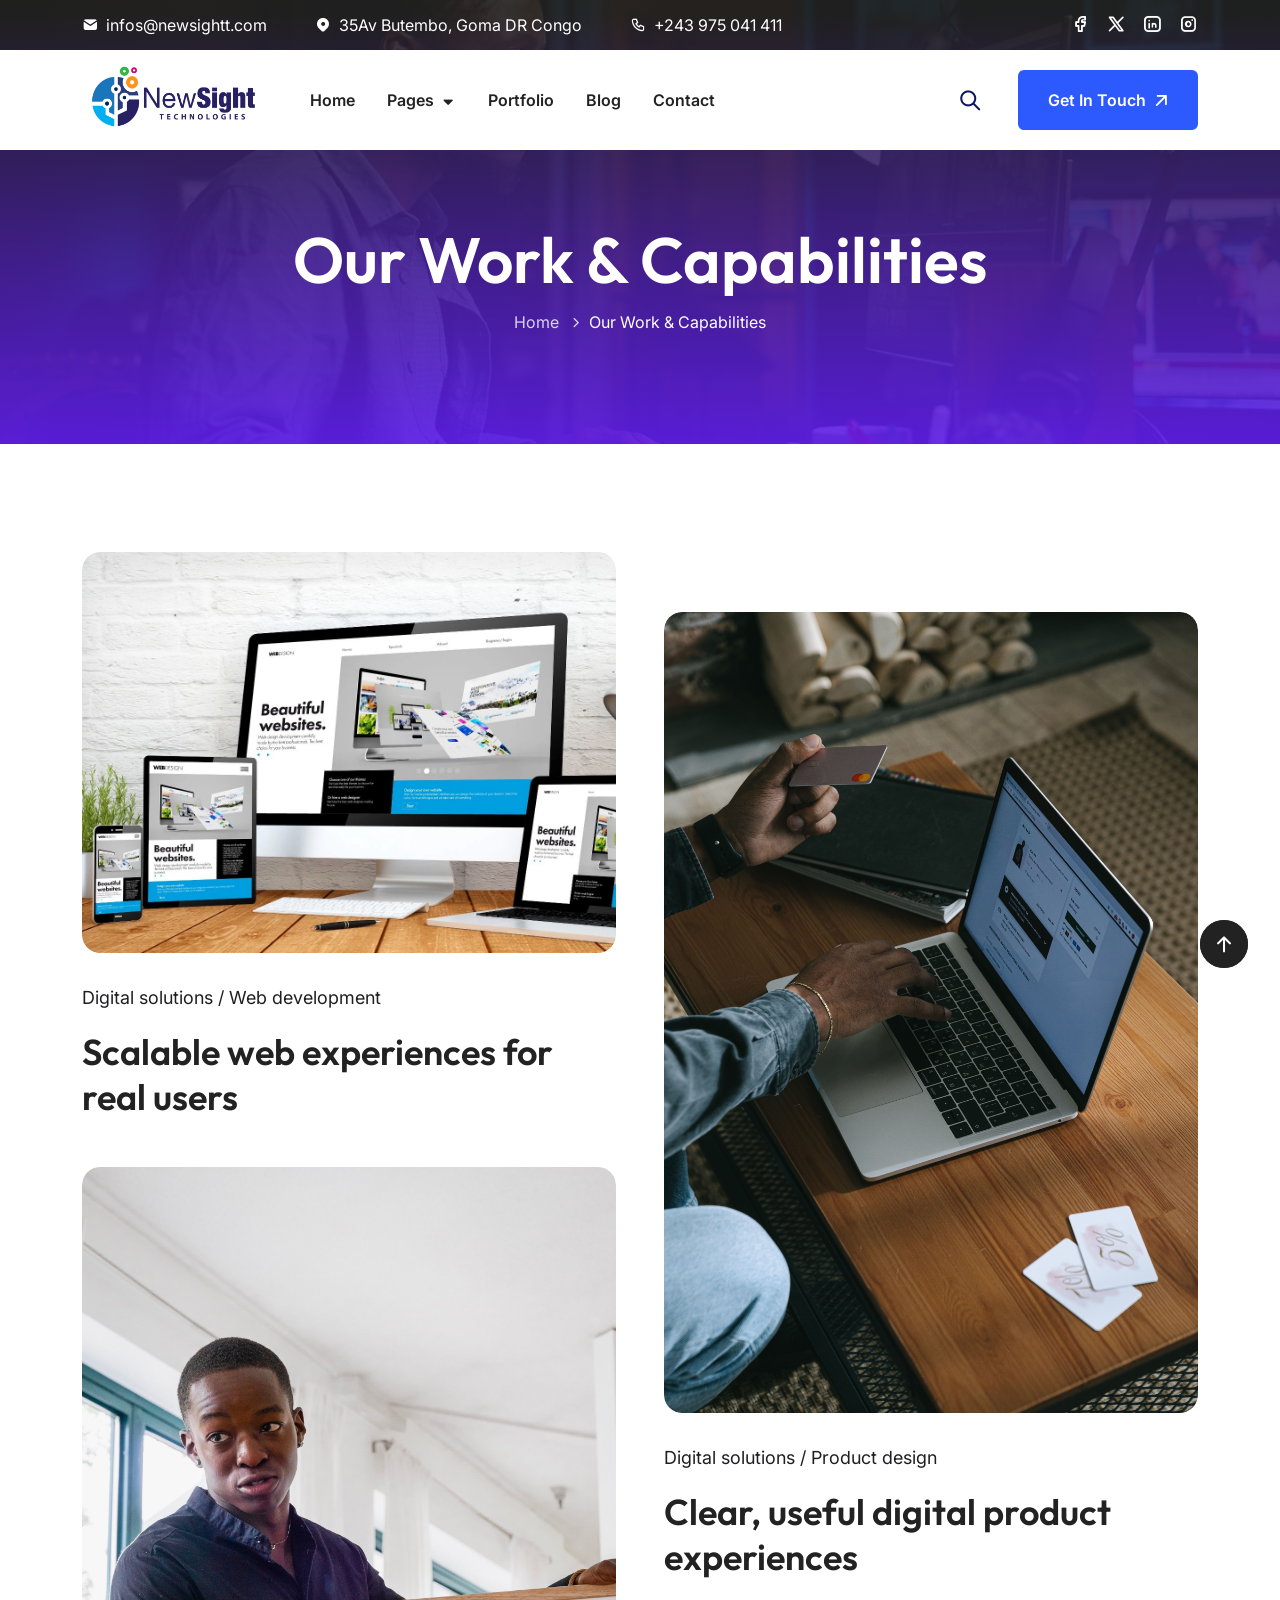
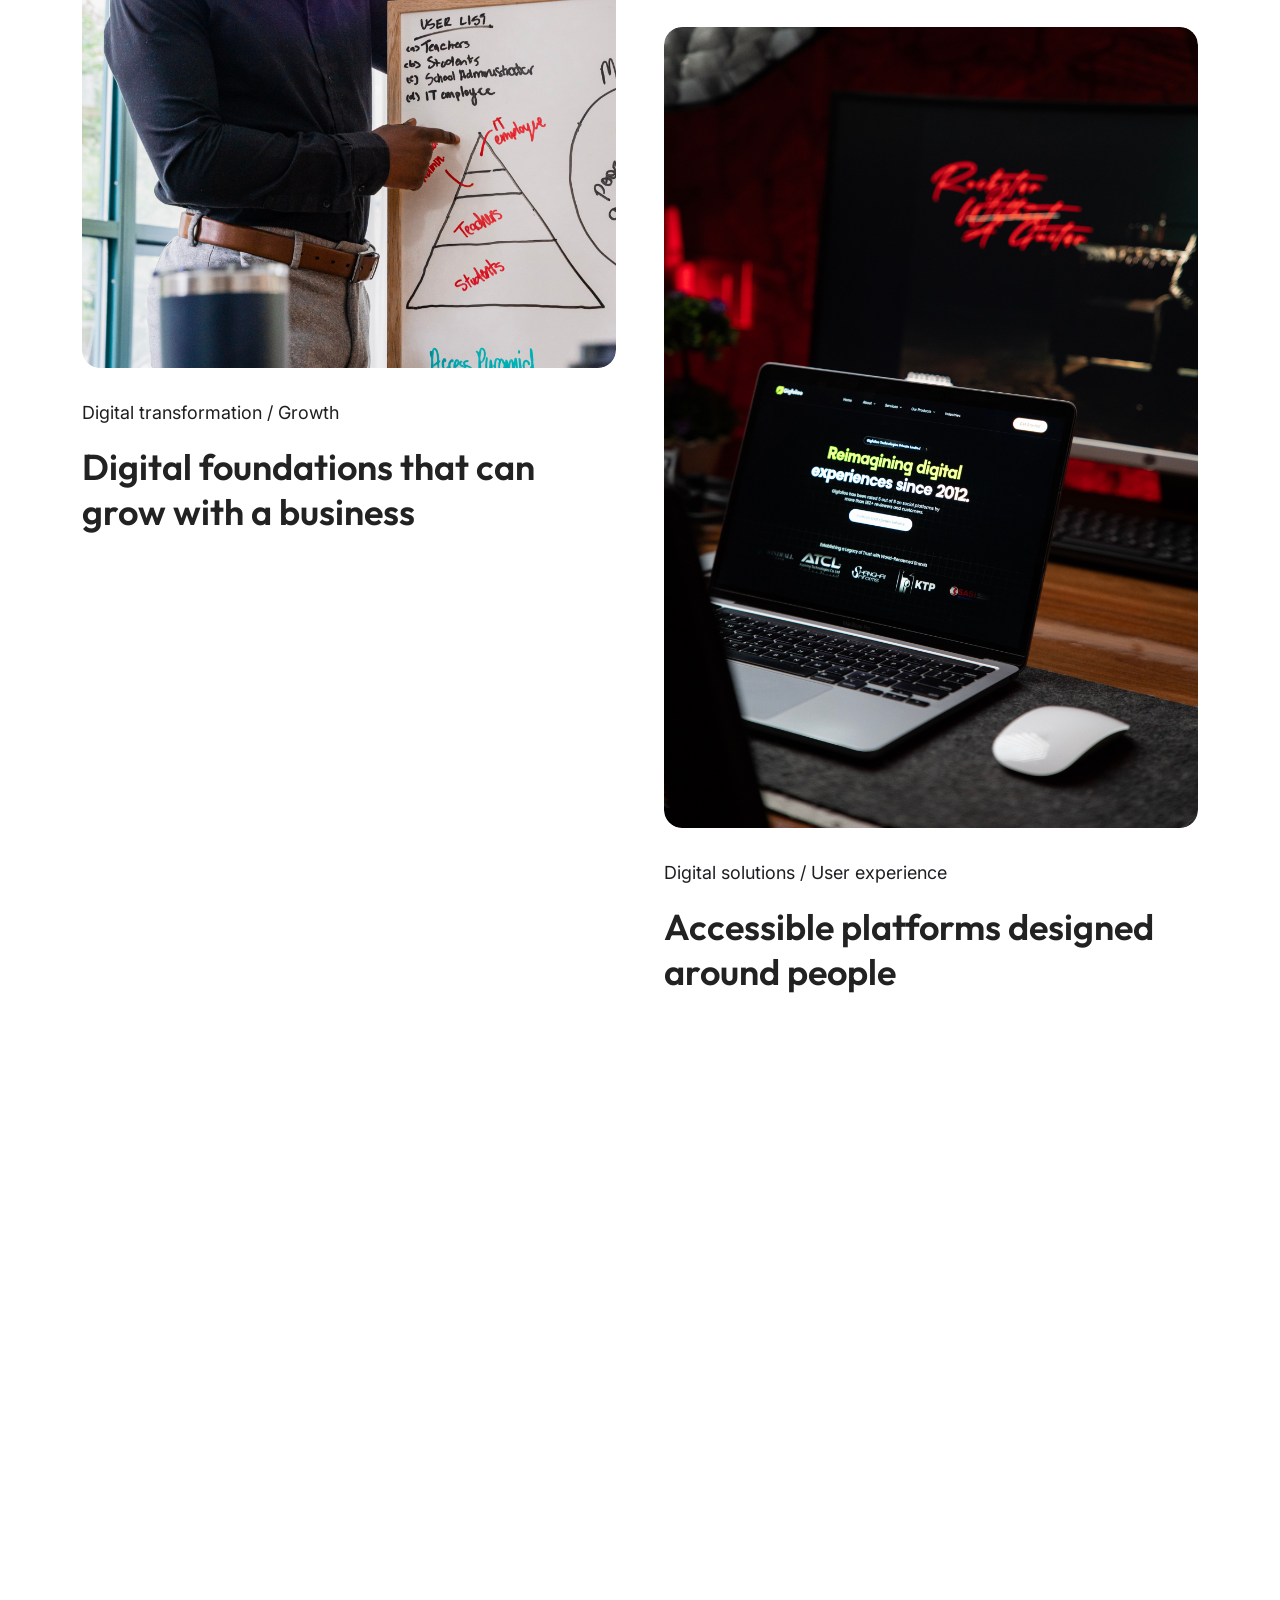
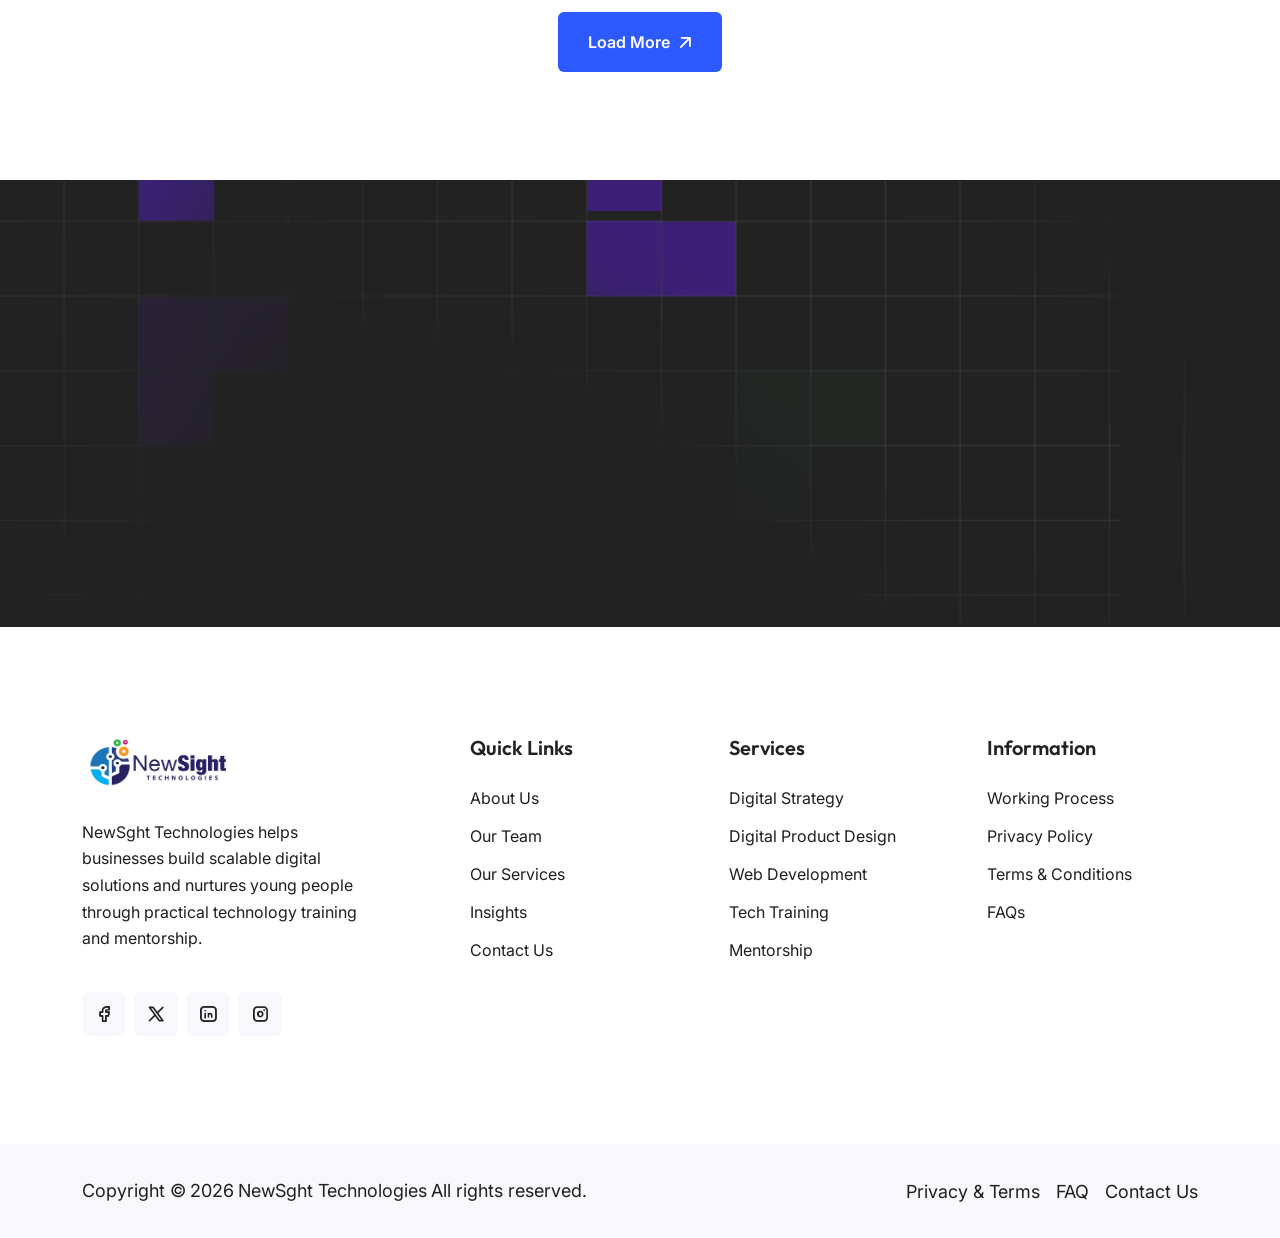
<file: portfolio-masonry.html>
<!DOCTYPE html>
<html lang="en">

<head>
   <meta charset="utf-8">
   <meta name="viewport" content="width=device-width, initial-scale=1">
   <meta name="description"
      content="Explore NewSght Technologies' capabilities in scalable digital solutions and technology talent development.">

   <!-- Title & Favicon -->
   <title>Our Work &amp; Capabilities | NewSght Technologies</title>
   <link rel="shortcut icon" href="assets/img/core-img/icon.png" type="image/x-icon">

   <!-- Stylesheet -->
   <link rel="stylesheet" href="assets/css/animate.css">
   <link rel="stylesheet" href="assets/css/tabler-icons.min.css">
   <link rel="stylesheet" href="assets/css/bootstrap.min.css">
   <link rel="stylesheet" href="assets/css/swiper-bundle.min.css">
   <link rel="stylesheet" href="style.css">
</head>

<body>

   <!-- Search Form Overlay -->
   <div class="search-bg-overlay" id="searchOverlay"></div>

   <!-- Search Form Popup -->
   <div class="search-form-popup">
      <h2 class="mb-4">How can I help you, Today?</h2>
      <button type="button" class="close-btn" id="searchClose" aria-label="Close">
         <i class="ti ti-x"></i>
      </button>
      <form class="search-form">
         <input type="search" class="form-control" placeholder="Search...">
         <button type="submit" class="btn btn-primary">
            <i class="ti ti-search"></i> Search
         </button>
      </form>
   </div>

   <!-- Header Area-->
   <header class="header-area style-two">
      <!-- Header Top -->
      <div class="header-top">
         <div class="container h-100 d-flex align-items-center justify-content-between">
            <!-- Left Side -->
            <div class="left-side d-flex align-items-center gap-4 gap-lg-5">
               <div class="d-flex align-items-center gap-2 text-white">
                  <i class="ti ti-mail-filled"></i>
                  <span class="d-none d-lg-block">infos@newsightt.com</span>
               </div>
               <div class="d-flex align-items-center gap-2 text-white">
                  <i class="ti ti-map-pin-filled"></i>
                  <span class="d-none d-lg-block">35Av Butembo, Goma DR Congo</span>
               </div>
               <div class="d-flex align-items-center gap-2 text-white">
                  <i class="ti ti-phone"></i>
                  <span class="d-none d-lg-block">+243 975 041 411</span>
               </div>
            </div>

            <!-- Right Side -->
            <div class="right-side">
               <div class="social-nav d-flex align-items-center gap-3">
                  <a
                     href="https://web.facebook.com/people/NewSight-Technologies/100063937869709/?mibextid=wwXIfr&rdid=kKK9k2VkdPqgcBkP&share_url=https%3A%2F%2Fweb.facebook.com%2Fshare%2F1G3HQUti5u%2F%3Fmibextid%3DwwXIfr%26ref%3D1%26_rdc%3D1%26_rdr">
                     <i class="ti ti-brand-facebook"></i>
                  </a>
                  <a href="https://x.com/newsighttech2?s=11">
                     <i class="ti ti-brand-x"></i>
                  </a>
                  <a href="https://www.linkedin.com/company/newsight-technologies-sarl/">
                     <i class="ti ti-brand-linkedin"></i>
                  </a>
                  <a href="https://www.instagram.com/newsight_tech?stkn=MW45aGwzYWlrajB5aw%3D%3D&utm_source=qr">
                     <i class="ti ti-brand-instagram"></i>
                  </a>
               </div>
            </div>
         </div>
      </div>

      <nav class="navbar navbar-expand-lg">
         <div class="container">
            <!-- Navbar Brand -->
            <a class="navbar-brand" href="index.html">
               <img src="assets/img/core-img/log.PNG" alt="" style="width: 180px; height: 78px;">
            </a>

            <!-- Navbar Toggler -->
            <button class="navbar-toggler" type="button" data-bs-toggle="collapse" data-bs-target="#softoraNav"
               aria-controls="softoraNav" aria-expanded="false" aria-label="Toggle navigation">
               <i class="ti ti-category"></i>
            </button>

            <!-- Navbar Nav -->
            <div class="collapse navbar-collapse justify-content-between" id="softoraNav">
               <ul class="navbar-nav navbar-nav-scroll">
                  <li class="softora-dd">
                     <a href="#">Home <!--<i class="ti ti-caret-down-filled"></i>--></a>
                     <!--<ul class="softora-dd-menu">
                        <li>
                           <a href="index.html">IT Service</a>
                        </li>
                        <li>
                           <a href="home-2.html">AI Agency</a>
                        </li>
                        <li>
                           <a href="home-3.html">Cyber Security</a>
                        </li>
                        <li>
                           <a href="home-4.html">Big Data Analytics</a>
                        </li>
                     </ul>-->
                  </li>
                  <li class="softora-dd">
                     <a href="#">Pages <i class="ti ti-caret-down-filled"></i></a>
                     <ul class="softora-dd-menu">
                        <li class="softora-dd">
                           <a href="about-us.html">About Us</a>
                        </li>
                        <li class="softora-dd">
                           <a href="service.html">Service</a>

                        </li>


                        <li>
                           <a href="faqs.html">FAQs</a>
                        </li>

                     </ul>
                  </li>
                  <li class="softora-dd">
                     <a href="portfolio-masonry.html">Portfolio</a>

                  </li>
                  <li class="softora-dd">
                     <a href="blog-grid.html">Blog</a>

                  </li>
                  <li class="softora-dd">
                     <a href="contact.html">Contact</a>
                  </li>
               </ul>

               <div class="d-flex align-items-center mt-4 mt-lg-0">
                  <!-- Search Button -->
                  <div class="header-search-btn" id="searchButton">
                     <button class="btn">
                        <i class="ti ti-search"></i>
                     </button>
                  </div>

                  <!-- Button -->
                  <a href="contact.html" class="btn btn-primary">
                     Get in Touch <i class="ti ti-arrow-up-right"></i>
                  </a>
               </div>
            </div>
         </div>
      </nav>
   </header>

   <!-- Breadcrumb Section -->
   <div class="breadcrumb-section bg-img" style="background-image: url('assets/img/bg-img/90.jpg');">
      <div class="container">
         <!-- Breadcrumb Content -->
         <div class="breadcrumb-content">
            <div class="divider"></div>
            <h2>Our Work &amp; Capabilities</h2>
            <ul class="list-unstyled">
               <li><a href="index.html">Home</a></li>
               <li>Our Work &amp; Capabilities</li>
            </ul>
         </div>
      </div>

      <!-- Divider -->
      <div class="divider"></div>
   </div>

   <!-- Showcase Section -->
   <section class="showcase-section style-two softora-container">
      <!-- Divider -->
      <div class="divider"></div>

      <div class="container">
         <div class="row softora-filter g-4 g-md-5">

            <!-- Showcase Card -->
            <div class="col-12 col-sm-6 filter-item showcase-item">
               <div class="showcase-card wow fadeInUp" data-wow-duration="1000ms" data-wow-delay="400ms">
                  <div class="showcase-thumb">
                     <img src="assets/img/bg-img/wr.webp" alt="">
                     <a href="#" class="btn"><i class="ti ti-arrow-up-right"></i></a>
                  </div>
                  <div class="showcase-content">
                     <p>Digital solutions / Web development</p>
                     <h2>Scalable web experiences for real users</h2>
                  </div>
               </div>
            </div>

            <!-- Showcase Card -->
            <div class="col-12 col-sm-6 filter-item showcase-item">
               <div class="showcase-card wow fadeInUp" data-wow-duration="1000ms" data-wow-delay="600ms">
                  <div class="showcase-thumb">
                     <img src="assets/img/bg-img/e-come.jpg" alt="">
                     <a href="#" class="btn"><i class="ti ti-arrow-up-right"></i></a>
                  </div>
                  <div class="showcase-content">
                     <p>Digital solutions / Product design</p>
                     <h2>Clear, useful digital product experiences</h2>
                  </div>
               </div>
            </div>

            <!-- Showcase Card -->
            <div class="col-12 col-sm-6 filter-item showcase-item">
               <div class="showcase-card wow fadeInUp" data-wow-duration="1000ms" data-wow-delay="400ms">
                  <div class="showcase-thumb">
                     <img src="assets/img/bg-img/Sratup.jpg" alt="">
                     <a href="#" class="btn"><i class="ti ti-arrow-up-right"></i></a>
                  </div>
                  <div class="showcase-content">
                     <p>Digital transformation / Growth</p>
                     <h2>Digital foundations that can grow with a business</h2>
                  </div>
               </div>
            </div>

            <!-- Showcase Card -->
            <div class="col-12 col-sm-6 filter-item showcase-item">
               <div class="showcase-card wow fadeInUp" data-wow-duration="1000ms" data-wow-delay="600ms">
                  <div class="showcase-thumb">
                     <img src="assets/img/bg-img/Inov P.jpg" alt="">
                     <a href="#" class="btn"><i class="ti ti-arrow-up-right"></i></a>
                  </div>
                  <div class="showcase-content">
                     <p>Digital solutions / User experience</p>
                     <h2>Accessible platforms designed around people</h2>
                  </div>
               </div>
            </div>

            <!-- Showcase Card -->
            <div class="col-12 col-sm-6 filter-item showcase-item">
               <div class="showcase-card wow fadeInUp" data-wow-duration="1000ms" data-wow-delay="600ms">
                  <div class="showcase-thumb">
                     <img src="assets/img/bg-img/Sturtup.JPG" alt="">
                     <a href="#" class="btn"><i class="ti ti-arrow-up-right"></i></a>
                  </div>
                  <div class="showcase-content">
                     <p>Tech accelerator / Practical learning</p>
                     <h2>Building skills through hands-on technology</h2>
                  </div>
               </div>
            </div>

            <!-- Showcase Card -->
            <div class="col-12 col-sm-6 filter-item showcase-item">
               <div class="showcase-card wow fadeInUp" data-wow-duration="1000ms" data-wow-delay="600ms">
                  <div class="showcase-thumb">
                     <img src="assets/img/bg-img/6.jpg" alt="">
                     <a href="#" class="btn"><i class="ti ti-arrow-up-right"></i></a>
                  </div>
                  <div class="showcase-content">
                     <p>Tech accelerator / Mentorship</p>
                     <h2>Supporting the next generation of tech talent</h2>
                  </div>
               </div>
            </div>
         </div>
      </div>

      <div class="container">
         <div class="text-center mt-5 mt-xxl-0">
            <button type="button" class="btn btn-primary">Load more <i class="ti ti-arrow-up-right"></i></button>
         </div>
      </div>

      <!-- Divider -->
      <div class="divider"></div>
   </section>

   <!-- CTA Wrapper -->
   <div class="cta-wrapper bg-img" style="background-image: url(assets/img/core-img/grid.jpg)">
      <!-- Divider -->
      <div class="divider"></div>

      <div class="container">
         <div class="row g-4 g-xl-5 align-items-center">
            <div class="col-12 col-lg-6 col-xl-7">
               <h2 class="mb-0 wow fadeInUp" data-wow-duration="1000ms" data-wow-delay="400ms">Build your next
                  digital solution with NewSght</h2>
            </div>

            <div class="col-12 col-lg-6 col-xl-5">
               <p class="wow fadeInUp" data-wow-duration="1000ms" data-wow-delay="600ms">Partner with us to
                  modernize your business, or explore training and mentorship for emerging tech talent.</p>
               <a href="contact.html" class="btn btn-primary btn-hover-border wow fadeInUp" data-wow-duration="1000ms"
                  data-wow-delay="800ms">Get Started <i class="ti ti-arrow-up-right"></i></a>
            </div>
         </div>
      </div>

      <!-- Divider -->
      <div class="divider"></div>
   </div>

   <!-- Footer -->
   <footer class="footer-wrapper">
      <!-- Divider -->
      <div class="divider"></div>

      <div class="container">
         <div class="row g-5">
            <!-- Footer Card -->
            <div class="col-12 col-sm-6 col-lg-4">
               <div class="footer-card pe-lg-5">
                  <a href="#" class="d-block mb-4">
                     <img src="assets/img/core-img/log.PNG" alt="" style="width: 150px; height: 60px;">
                  </a>
                  <p class="mb-0">NewSght Technologies helps businesses build scalable digital solutions and
                     nurtures young people through practical technology training and mentorship.</p>

                  <!-- Social Nav -->
                  <div class="social-nav">
                     <a
                        href="https://web.facebook.com/people/NewSight-Technologies/100063937869709/?mibextid=wwXIfr&rdid=kKK9k2VkdPqgcBkP&share_url=https%3A%2F%2Fweb.facebook.com%2Fshare%2F1G3HQUti5u%2F%3Fmibextid%3DwwXIfr%26ref%3D1%26_rdc%3D1%26_rdr">
                        <i class="ti ti-brand-facebook"></i>
                     </a>
                     <a href="https://x.com/newsighttech2?s=11">
                        <i class="ti ti-brand-x"></i>
                     </a>
                     <a href="https://www.linkedin.com/company/newsight-technologies-sarl/">
                        <i class="ti ti-brand-linkedin"></i>
                     </a>
                     <a href="https://www.instagram.com/newsight_tech?stkn=MW45aGwzYWlrajB5aw%3D%3D&utm_source=qr">
                        <i class="ti ti-brand-instagram"></i>
                     </a>
                  </div>
               </div>
            </div>

            <!-- Footer Card -->
            <div class="col-12 col-sm-6 col-lg">
               <div class="footer-card">
                  <h5 class="mb-4">Quick Links</h5>

                  <!-- Footer Nav -->
                  <ul class="footer-nav">
                     <li><a href="about-us.html">About Us</a></li>
                     <li><a href="team.html">Our Team</a></li>
                     <li><a href="service.html">Our Services</a></li>
                     <li><a href="blog-grid.html">Insights</a></li>
                     <li><a href="contact.html">Contact Us</a></li>
                  </ul>
               </div>
            </div>

            <!-- Footer Card -->
            <div class="col-12 col-sm-6 col-lg">
               <div class="footer-card">
                  <h5 class="mb-4">Services</h5>

                  <!-- Footer Nav -->
                  <ul class="footer-nav">
                     <li><a href="service.html">Digital Strategy</a></li>
                     <li><a href="service.html">Digital Product Design</a></li>
                     <li><a href="service.html">Web Development</a></li>
                     <li><a href="service.html">Tech Training</a></li>
                     <li><a href="service.html">Mentorship</a></li>
                  </ul>
               </div>
            </div>

            <!-- Footer Card -->
            <div class="col-12 col-sm-6 col-lg">
               <div class="footer-card">
                  <h5 class="mb-4">Information</h5>

                  <!-- Footer Nav -->
                  <ul class="footer-nav">
                     <li><a href="#">Working Process</a></li>
                     <li><a href="#">Privacy Policy</a></li>
                     <li><a href="#">Terms &amp; Conditions</a></li>
                     <li><a href="faqs.html">FAQs</a></li>
                  </ul>
               </div>
            </div>
         </div>
      </div>

      <!-- Divider -->
      <div class="divider"></div>

      <!-- Copyright Wrapper -->
      <div class="copyright-wrapper">
         <div class="container">
            <div class="row align-items-center">
               <!-- Copyright -->
               <div class="col-12 col-md-6">
                  <p class="mb-3 mb-md-0 copyright">Copyright © <span id="year">2026</span> <a href="index.html">NewSght
                        Technologies</a>
                     All
                     rights
                     reserved.</p>
               </div>

               <!-- Footer Bottom Nav -->
               <div class="col-12 col-md-6">
                  <div class="footer-bottom-nav">
                     <a href="#">Privacy &amp; Terms</a>
                     <a href="#">FAQ</a>
                     <a href="#">Contact Us</a>
                  </div>
               </div>
            </div>
         </div>
      </div>
   </footer>

   <!-- Scroll To Top -->
   <button id="scrollTopButton" class="softora-scrolltop scrolltop-hide">
      <i class="ti ti-arrow-up"></i>
   </button>

   <!-- All JavaScript Files-->
   <script src="assets/js/bootstrap.bundle.min.js"></script>
   <script src="assets/js/slideToggle.min.js"></script>
   <script src="assets/js/swiper-bundle.min.js"></script>
   <script src="assets/js/jarallax.min.js"></script>
   <script src="assets/js/index.js"></script>
   <script src="assets/js/imagesloaded.pkgd.min.js"></script>
   <script src="assets/js/isotope.pkgd.min.js"></script>
   <script src="assets/js/wow.min.js"></script>
   <script src="assets/js/active.js"></script>

</body>

</html>
</file>
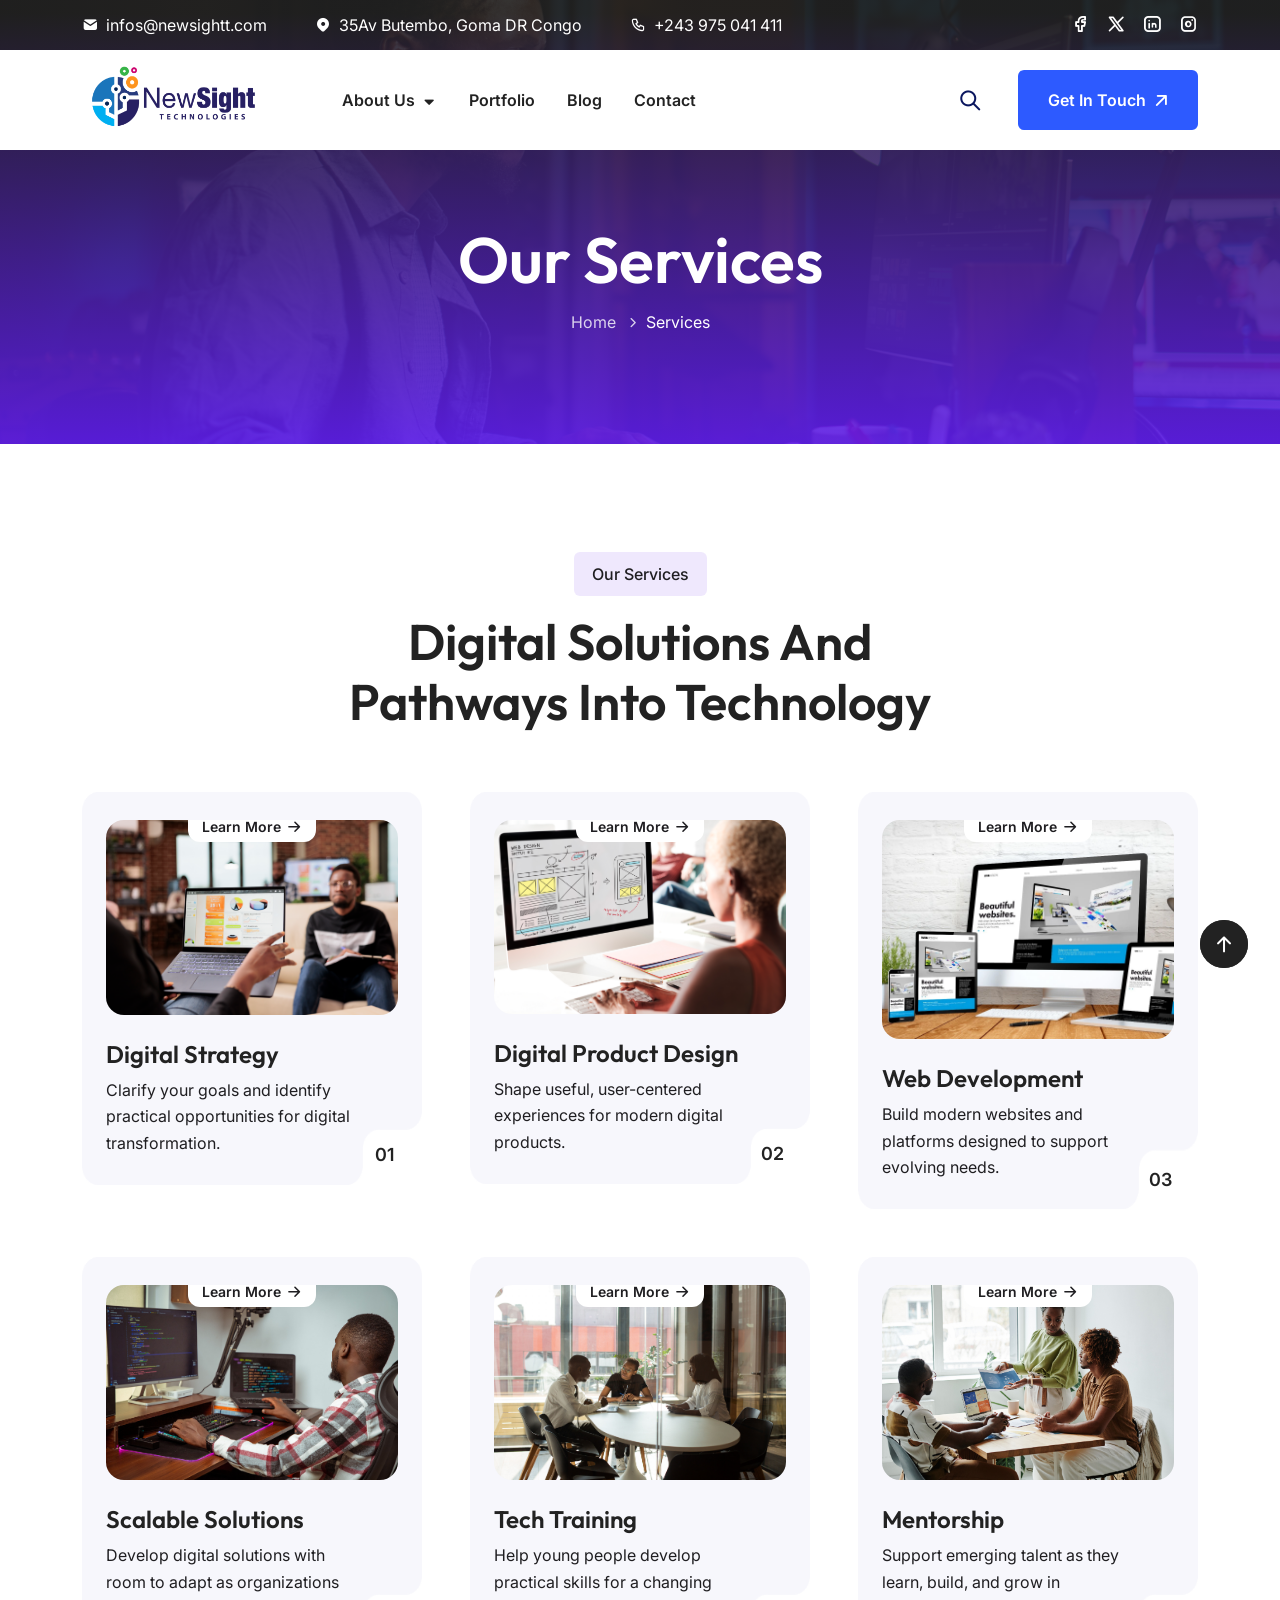
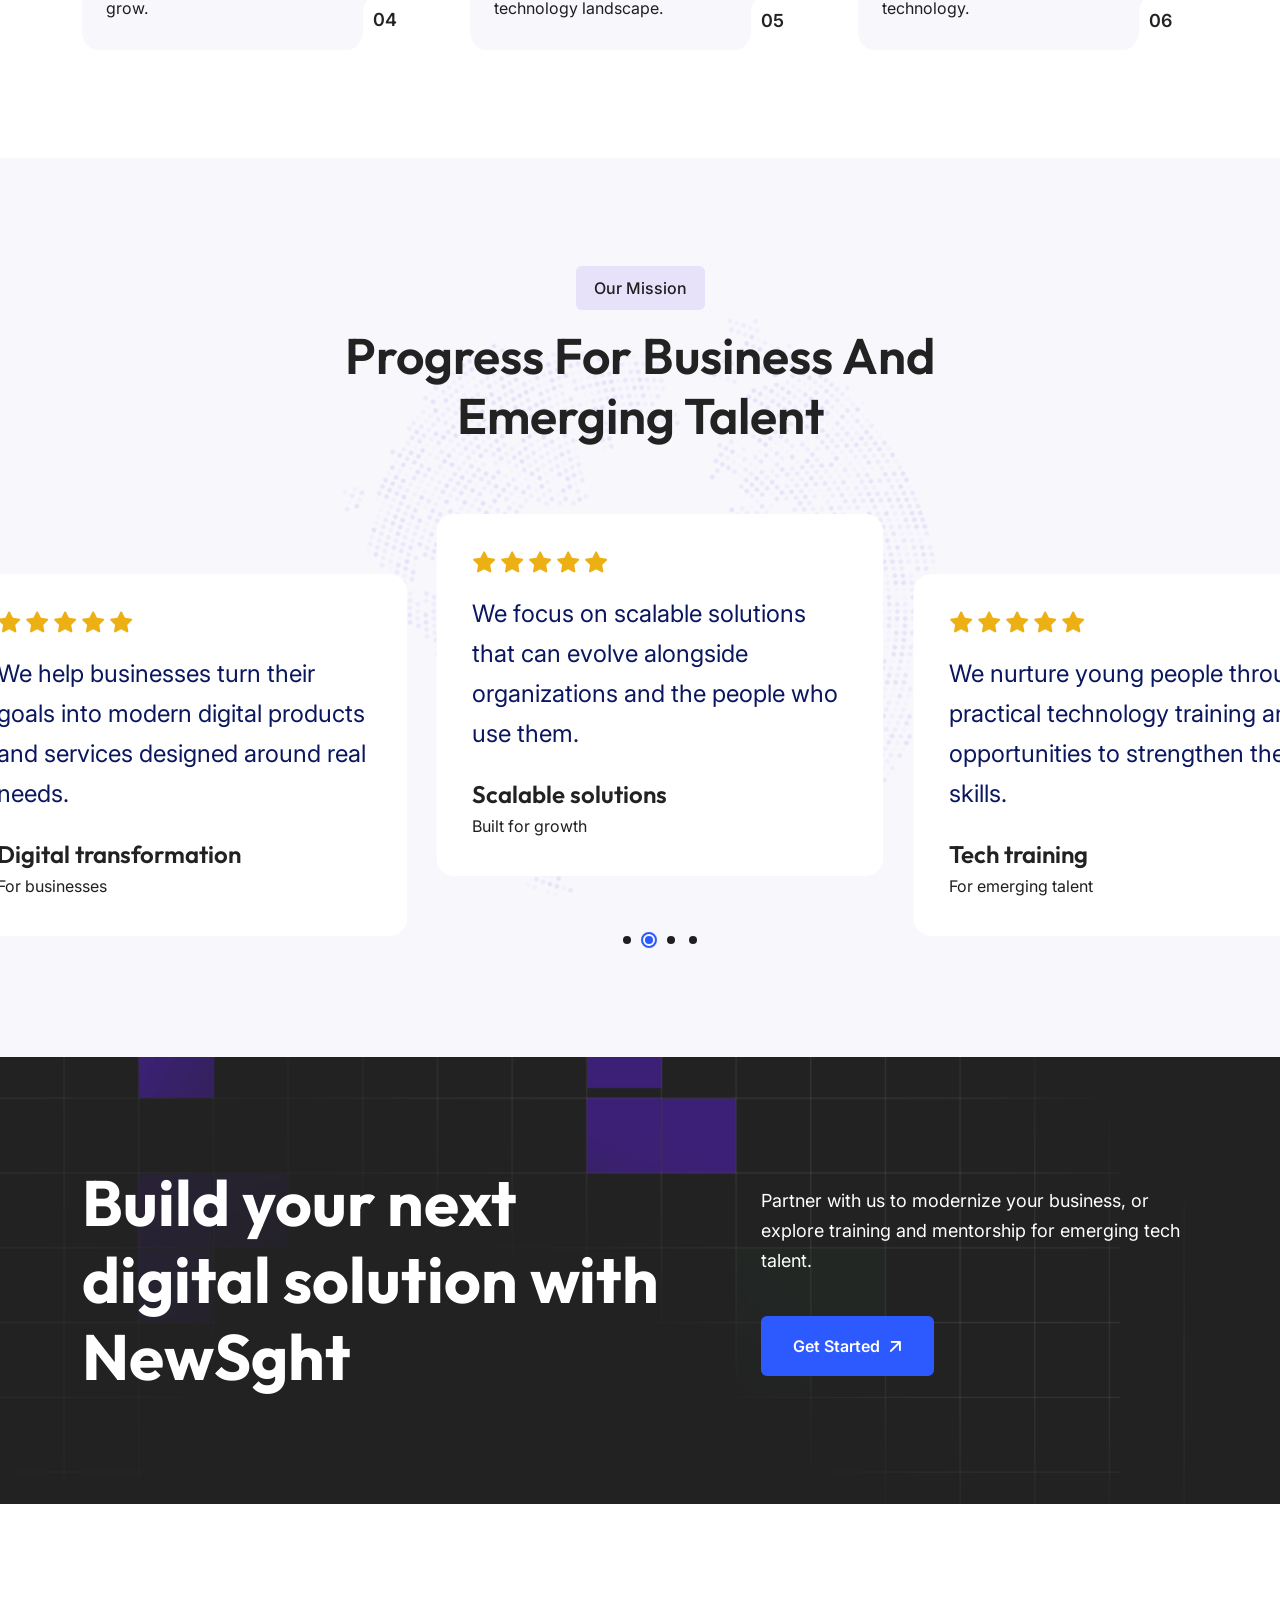
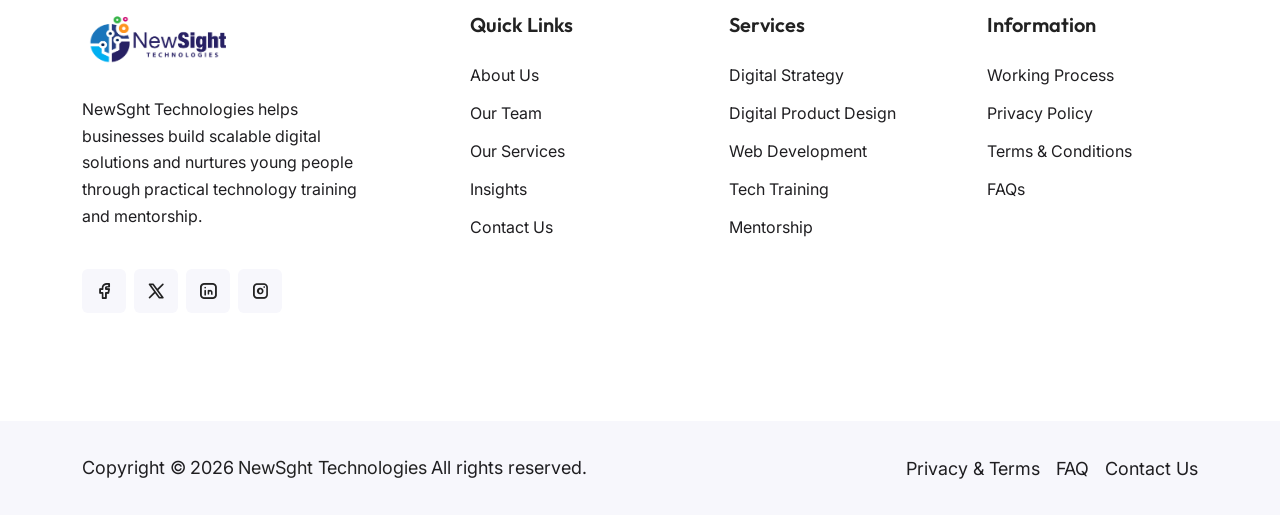
<file: service.html>
<!DOCTYPE html>
<html lang="en">

<head>
   <meta charset="utf-8">
   <meta name="viewport" content="width=device-width, initial-scale=1">
   <meta name="description"
      content="Explore NewSght Technologies' digital transformation services and tech talent training and mentorship.">

   <!-- Title & Favicon -->
   <title>Services | NewSght Technologies</title>
   <link rel="shortcut icon" href="assets/img/core-img/icon.png" type="image/x-icon">

   <!-- Stylesheet -->
   <link rel="stylesheet" href="assets/css/animate.css">
   <link rel="stylesheet" href="assets/css/tabler-icons.min.css">
   <link rel="stylesheet" href="assets/css/bootstrap.min.css">
   <link rel="stylesheet" href="assets/css/swiper-bundle.min.css">
   <link rel="stylesheet" href="style.css">
</head>

<body>


   <!-- Search Form Overlay -->
   <div class="search-bg-overlay" id="searchOverlay"></div>

   <!-- Search Form Popup -->
   <div class="search-form-popup">
      <h2 class="mb-4">How can I help you, Today?</h2>
      <button type="button" class="close-btn" id="searchClose" aria-label="Close">
         <i class="ti ti-x"></i>
      </button>
      <form class="search-form">
         <input type="search" class="form-control" placeholder="Search...">
         <button type="submit" class="btn btn-primary">
            <i class="ti ti-search"></i> Search
         </button>
      </form>
   </div>

   <!-- Header Area-->
   <header class="header-area style-two">
      <!-- Header Top -->
      <div class="header-top">
         <div class="container h-100 d-flex align-items-center justify-content-between">
            <!-- Left Side -->
            <div class="left-side d-flex align-items-center gap-4 gap-lg-5">
               <div class="d-flex align-items-center gap-2 text-white">
                  <i class="ti ti-mail-filled"></i>
                  <span class="d-none d-lg-block">infos@newsightt.com</span>
               </div>
               <div class="d-flex align-items-center gap-2 text-white">
                  <i class="ti ti-map-pin-filled"></i>
                  <span class="d-none d-lg-block">35Av Butembo, Goma DR Congo</span>
               </div>
               <div class="d-flex align-items-center gap-2 text-white">
                  <i class="ti ti-phone"></i>
                  <span class="d-none d-lg-block">+243 975 041 411</span>
               </div>
            </div>

            <!-- Right Side -->
            <div class="right-side">
               <div class="social-nav d-flex align-items-center gap-3">
                  <a
                     href="https://web.facebook.com/people/NewSight-Technologies/100063937869709/?mibextid=wwXIfr&rdid=kKK9k2VkdPqgcBkP&share_url=https%3A%2F%2Fweb.facebook.com%2Fshare%2F1G3HQUti5u%2F%3Fmibextid%3DwwXIfr%26ref%3D1%26_rdc%3D1%26_rdr">
                     <i class="ti ti-brand-facebook"></i>
                  </a>
                  <a href="https://x.com/newsighttech2?s=11">
                     <i class="ti ti-brand-x"></i>
                  </a>
                  <a href="https://www.linkedin.com/company/newsight-technologies-sarl/">
                     <i class="ti ti-brand-linkedin"></i>
                  </a>
                  <a href="https://www.instagram.com/newsight_tech?stkn=MW45aGwzYWlrajB5aw%3D%3D&utm_source=qr">
                     <i class="ti ti-brand-instagram"></i>
                  </a>
               </div>
            </div>
         </div>
      </div>

      <nav class="navbar navbar-expand-lg">
         <div class="container">
            <!-- Navbar Brand -->
            <a class="navbar-brand" href="index.html">
               <img src="assets/img/core-img/log.PNG" alt="" style="width: 180px; height: 78px;">
            </a>

            <!-- Navbar Toggler -->
            <button class="navbar-toggler" type="button" data-bs-toggle="collapse" data-bs-target="#softoraNav"
               aria-controls="softoraNav" aria-expanded="false" aria-label="Toggle navigation">
               <i class="ti ti-category"></i>
            </button>

            <!-- Navbar Nav -->
            <div class="collapse navbar-collapse justify-content-between" id="softoraNav">
               <ul class="navbar-nav navbar-nav-scroll">
                  <li class="softora-dd">

                     <!--<ul class="softora-dd-menu">
                        <li>
                           <a href="index.html">IT Service</a>
                        </li>
                        <li>
                           <a href="home-2.html">AI Agency</a>
                        </li>
                        <li>
                           <a href="home-3.html">Cyber Security</a>
                        </li>
                        <li>
                           <a href="home-4.html">Big Data Analytics</a>
                        </li>
                     </ul>-->
                  </li>
                  <li class="softora-dd">
                     <a href="#">About Us <i class="ti ti-caret-down-filled"></i></a>
                     <ul class="softora-dd-menu">
                        <li class="softora-dd">
                           <a href="about-us.html">About Us</a>
                        </li>
                        <li class="softora-dd">
                           <a href="service.html">Service </a>

                        </li>


                        <li>
                           <a href="faqs.html">FAQs</a>
                        </li>

                     </ul>
                  </li>
                  <li class="softora-dd">
                     <a href="portfolio-masonry.html">Portfolio</a>

                  </li>
                  <li class="softora-dd">
                     <a href="blog-grid.html">Blog</a>

                  </li>
                  <li class="softora-dd">
                     <a href="contact.html">Contact</a>
                  </li>
               </ul>

               <div class="d-flex align-items-center mt-4 mt-lg-0">
                  <!-- Search Button -->
                  <div class="header-search-btn" id="searchButton">
                     <button class="btn">
                        <i class="ti ti-search"></i>
                     </button>
                  </div>

                  <!-- Button -->
                  <a href="contact.html" class="btn btn-primary">
                     Get in Touch <i class="ti ti-arrow-up-right"></i>
                  </a>
               </div>
            </div>
         </div>
      </nav>
   </header>

   <!-- Breadcrumb Section -->
   <div class="breadcrumb-section bg-img" style="background-image: url('assets/img/bg-img/90.jpg');">
      <div class="container">
         <!-- Breadcrumb Content -->
         <div class="breadcrumb-content">
            <div class="divider"></div>
            <h2>Our Services</h2>
            <ul class="list-unstyled">
               <li><a href="index.html">Home</a></li>
               <li>Services</li>
            </ul>
         </div>
      </div>

      <!-- Divider -->
      <div class="divider"></div>
   </div>

   <!-- Service Section -->
   <section class="service-section">
      <!-- Divider -->
      <div class="divider"></div>

      <div class="container">
         <div class="row justify-content-center">
            <!-- Section Heading -->
            <div class="col-12 col-md-7">
               <div class="section-heading text-center">
                  <span class="sub-title">Our Services</span>
                  <h2 class="mb-0">Digital solutions and pathways into technology</h2>
               </div>
            </div>
         </div>
      </div>

      <!-- Divider -->
      <div class="divider-sm"></div>

      <div class="container">
         <div class="row g-4 g-xl-5">
            <!-- Service Card -->
            <div class="col-12 col-sm-6 col-xl-4">
               <div class="service-card">
                  <div class="shape">
                     <img src="assets/img/core-img/shape7.png" alt="">
                  </div>
                  <div class="service-thumb">
                     <a href="#" class="btn">Learn More <i class="ti ti-arrow-right"></i></a>
                     <img src="assets/img/bg-img/Mark.jpg" alt="">
                  </div>
                  <div class="service-content">
                     <h4 class="service-title">Digital Strategy</h4>
                     <p class="mb-0">Clarify your goals and identify practical opportunities for digital transformation.
                     </p>
                  </div>
                  <div class="service-number">01</div>
               </div>
            </div>

            <!-- Service Card -->
            <div class="col-12 col-sm-6 col-xl-4">
               <div class="service-card">
                  <div class="shape">
                     <img src="assets/img/core-img/shape7.png" alt="">
                  </div>
                  <div class="service-thumb">
                     <a href="#" class="btn">Learn More <i class="ti ti-arrow-right"></i></a>
                     <img src="assets/img/bg-img/web.jpg" alt="">
                  </div>
                  <div class="service-content">
                     <h4 class="service-title">Digital Product Design</h4>
                     <p class="mb-0">Shape useful, user-centered experiences for modern digital products.</p>
                  </div>
                  <div class="service-number">02</div>
               </div>
            </div>

            <!-- Service Card -->
            <div class="col-12 col-sm-6 col-xl-4">
               <div class="service-card">
                  <div class="shape">
                     <img src="assets/img/core-img/shape7.png" alt="">
                  </div>
                  <div class="service-thumb">
                     <a href="#" class="btn">Learn More <i class="ti ti-arrow-right"></i></a>
                     <img src="assets/img/bg-img/wr.webp" alt="">
                  </div>
                  <div class="service-content">
                     <h4 class="service-title">Web Development</h4>
                     <p class="mb-0">Build modern websites and platforms designed to support evolving needs.</p>
                  </div>
                  <div class="service-number">03</div>
               </div>
            </div>

            <!-- Service Card -->
            <div class="col-12 col-sm-6 col-xl-4">
               <div class="service-card">
                  <div class="shape">
                     <img src="assets/img/core-img/shape7.png" alt="">
                  </div>
                  <div class="service-thumb">
                     <a href="#" class="btn">Learn More <i class="ti ti-arrow-right"></i></a>
                     <img src="assets/img/bg-img/prog.jpg" alt="">
                  </div>
                  <div class="service-content">
                     <h4 class="service-title">Scalable Solutions</h4>
                     <p class="mb-0">Develop digital solutions with room to adapt as organizations grow.</p>
                  </div>
                  <div class="service-number">04</div>
               </div>
            </div>

            <!-- Service Card -->
            <div class="col-12 col-sm-6 col-xl-4">
               <div class="service-card">
                  <div class="shape">
                     <img src="assets/img/core-img/shape7.png" alt="">
                  </div>
                  <div class="service-thumb">
                     <a href="#" class="btn">Learn More <i class="ti ti-arrow-right"></i></a>
                     <img src="assets/img/bg-img/inm.jpg" alt="">
                  </div>
                  <div class="service-content">
                     <h4 class="service-title">Tech Training</h4>
                     <p class="mb-0">Help young people develop practical skills for a changing technology landscape.</p>
                  </div>
                  <div class="service-number">05</div>
               </div>
            </div>

            <!-- Service Card -->
            <div class="col-12 col-sm-6 col-xl-4">
               <div class="service-card">
                  <div class="shape">
                     <img src="assets/img/core-img/shape7.png" alt="">
                  </div>
                  <div class="service-thumb">
                     <a href="#" class="btn">Learn More <i class="ti ti-arrow-right"></i></a>
                     <img src="assets/img/bg-img/mark digital.jpg" alt="">
                  </div>
                  <div class="service-content">
                     <h4 class="service-title">Mentorship</h4>
                     <p class="mb-0">Support emerging talent as they learn, build, and grow in technology.</p>
                  </div>
                  <div class="service-number">06</div>
               </div>
            </div>
         </div>
      </div>

      <!-- Divider -->
      <div class="divider"></div>
   </section>

   <!-- Testimonial Section -->
   <section class="testimonial-section style-two bg-secondary">
      <!-- Divider -->
      <div class="divider"></div>

      <!-- Background Circles -->
      <div class="testimonial-circles">
         <img src="assets/img/core-img/circles.png" alt="">
      </div>

      <div class="container">
         <div class="row justify-content-center">
            <!-- Section Heading -->
            <div class="col-12 col-lg-8">
               <div class="section-heading text-center">
                  <span class="sub-title">Our Mission</span>
                  <h2>Progress for business and emerging talent</h2>
               </div>
            </div>
         </div>
      </div>

      <div class="divider-sm"></div>

      <!-- Testimonial Slider -->
      <div class="testimonial-slide">
         <div class="swiper testimonial-swiper-two">
            <div class="swiper-wrapper">
               <!-- Testimonial Slide -->
               <div class="swiper-slide">
                  <div class="testimonial-card style-three">
                     <!-- Testimonial Info -->
                     <div class="testimonial-info bg-white">
                        <div class="testimonial-content">
                           <!-- Ratings -->
                           <div class="ratings">
                              <i class="ti ti-star-filled"></i>
                              <i class="ti ti-star-filled"></i>
                              <i class="ti ti-star-filled"></i>
                              <i class="ti ti-star-filled"></i>
                              <i class="ti ti-star-filled"></i>
                           </div>
                           <p class="testimonial-text">We help businesses turn their goals into modern digital
                              products and services designed around real needs.</p>
                        </div>
                        <!-- Testimonial Author -->
                        <div class="testimonial-author d-flex align-items-center justify-content-between gap-4">
                           <div>
                              <h4 class="mb-1">Digital transformation</h4>
                              <p class="mb-0">For businesses</p>
                           </div>
                           <div>
                              <svg width="62" height="62">
                                 <use href="#double-quote-icon"></use>
                              </svg>
                           </div>
                        </div>
                     </div>
                  </div>
               </div>

               <!-- Testimonial Slide -->
               <div class="swiper-slide">
                  <div class="testimonial-card style-three">
                     <!-- Testimonial Info -->
                     <div class="testimonial-info bg-white">
                        <div class="testimonial-content">
                           <!-- Ratings -->
                           <div class="ratings">
                              <i class="ti ti-star-filled"></i>
                              <i class="ti ti-star-filled"></i>
                              <i class="ti ti-star-filled"></i>
                              <i class="ti ti-star-filled"></i>
                              <i class="ti ti-star-filled"></i>
                           </div>
                           <p class="testimonial-text">We focus on scalable solutions that can evolve alongside
                              organizations and the people who use them.</p>
                        </div>

                        <!-- Testimonial Author -->
                        <div class="testimonial-author d-flex align-items-center justify-content-between gap-4">
                           <div>
                              <h4 class="mb-1">Scalable solutions</h4>
                              <p class="mb-0">Built for growth</p>
                           </div>
                           <div>
                              <svg width="62" height="62">
                                 <use href="#double-quote-icon"></use>
                              </svg>
                           </div>
                        </div>
                     </div>
                  </div>
               </div>

               <!-- Testimonial Slide -->
               <div class="swiper-slide">
                  <div class="testimonial-card style-three">
                     <!-- Testimonial Info -->
                     <div class="testimonial-info bg-white">
                        <div class="testimonial-content">
                           <!-- Ratings -->
                           <div class="ratings">
                              <i class="ti ti-star-filled"></i>
                              <i class="ti ti-star-filled"></i>
                              <i class="ti ti-star-filled"></i>
                              <i class="ti ti-star-filled"></i>
                              <i class="ti ti-star-filled"></i>
                           </div>
                           <p class="testimonial-text">We nurture young people through practical technology training
                              and opportunities to strengthen their skills.</p>
                        </div>

                        <!-- Testimonial Author -->
                        <div class="testimonial-author d-flex align-items-center justify-content-between gap-4">
                           <div>
                              <h4 class="mb-1">Tech training</h4>
                              <p class="mb-0">For emerging talent</p>
                           </div>
                           <div>
                              <svg width="62" height="62">
                                 <use href="#double-quote-icon"></use>
                              </svg>
                           </div>
                        </div>
                     </div>
                  </div>
               </div>

               <!-- Testimonial Slide -->
               <div class="swiper-slide">
                  <div class="testimonial-card style-three">
                     <!-- Testimonial Info -->
                     <div class="testimonial-info bg-white">
                        <div class="testimonial-content">
                           <!-- Ratings -->
                           <div class="ratings">
                              <i class="ti ti-star-filled"></i>
                              <i class="ti ti-star-filled"></i>
                              <i class="ti ti-star-filled"></i>
                              <i class="ti ti-star-filled"></i>
                              <i class="ti ti-star-filled"></i>
                           </div>
                           <p class="testimonial-text">Mentorship helps emerging talent learn, contribute, and
                              prepare for meaningful opportunities in technology.</p>
                        </div>

                        <!-- Testimonial Author -->
                        <div class="testimonial-author d-flex align-items-center justify-content-between gap-4">
                           <div>
                              <h4 class="mb-1">Mentorship</h4>
                              <p class="mb-0">Supporting young talent</p>
                           </div>
                           <div>
                              <svg width="62" height="62">
                                 <use href="#double-quote-icon"></use>
                              </svg>
                           </div>
                        </div>
                     </div>
                  </div>
               </div>
            </div>

            <!-- Testimonial Pagination -->
            <div class="testimonial-swiper-two-pagination"></div>
         </div>
      </div>

      <!-- Divider -->
      <div class="divider"></div>
   </section>

   <!-- CTA Wrapper -->
   <div class="cta-wrapper bg-img" style="background-image: url(assets/img/core-img/grid.jpg)">
      <!-- Divider -->
      <div class="divider"></div>

      <div class="container">
         <div class="row g-4 g-xl-5 align-items-center">
            <div class="col-12 col-lg-6 col-xl-7">
               <h2 class="mb-0 wow fadeInUp" data-wow-duration="1000ms" data-wow-delay="400ms">Build your next
                  digital solution with NewSght</h2>
            </div>

            <div class="col-12 col-lg-6 col-xl-5">
               <p class="wow fadeInUp" data-wow-duration="1000ms" data-wow-delay="600ms">Partner with us to
                  modernize your business, or explore training and mentorship for emerging tech talent.</p>
               <a href="contact.html" class="btn btn-primary btn-hover-border wow fadeInUp" data-wow-duration="1000ms"
                  data-wow-delay="800ms">Get Started <i class="ti ti-arrow-up-right"></i></a>
            </div>
         </div>
      </div>

      <!-- Divider -->
      <div class="divider"></div>
   </div>

   <!-- Footer -->
   <footer class="footer-wrapper">
      <!-- Divider -->
      <div class="divider"></div>

      <div class="container">
         <div class="row g-5">
            <!-- Footer Card -->
            <div class="col-12 col-sm-6 col-lg-4">
               <div class="footer-card pe-lg-5">
                  <a href="#" class="d-block mb-4">
                     <img src="assets/img/core-img/log.PNG" alt="" style="width: 150px; height: 60px;">
                  </a>
                  <p class="mb-0">NewSght Technologies helps businesses build scalable digital solutions and
                     nurtures young people through practical technology training and mentorship.</p>

                  <!-- Social Nav -->
                  <div class="social-nav">
                     <a
                        href="https://web.facebook.com/people/NewSight-Technologies/100063937869709/?mibextid=wwXIfr&rdid=kKK9k2VkdPqgcBkP&share_url=https%3A%2F%2Fweb.facebook.com%2Fshare%2F1G3HQUti5u%2F%3Fmibextid%3DwwXIfr%26ref%3D1%26_rdc%3D1%26_rdr">
                        <i class="ti ti-brand-facebook"></i>
                     </a>
                     <a href="https://x.com/newsighttech2?s=11">
                        <i class="ti ti-brand-x"></i>
                     </a>
                     <a href="https://www.linkedin.com/company/newsight-technologies-sarl/">
                        <i class="ti ti-brand-linkedin"></i>
                     </a>
                     <a href="https://www.instagram.com/newsight_tech?stkn=MW45aGwzYWlrajB5aw%3D%3D&utm_source=qr">
                        <i class="ti ti-brand-instagram"></i>
                     </a>
                  </div>
               </div>
            </div>
            <!-- Footer Card -->
            <div class="col-12 col-sm-6 col-lg">
               <div class="footer-card">
                  <h5 class="mb-4">Quick Links</h5>

                  <!-- Footer Nav -->
                  <ul class="footer-nav">
                     <li><a href="about-us.html">About Us</a></li>
                     <li><a href="team.html">Our Team</a></li>
                     <li><a href="service.html">Our Services</a></li>
                     <li><a href="blog-grid.html">Insights</a></li>
                     <li><a href="contact.html">Contact Us</a></li>
                  </ul>
               </div>
            </div>

            <!-- Footer Card -->
            <div class="col-12 col-sm-6 col-lg">
               <div class="footer-card">
                  <h5 class="mb-4">Services</h5>

                  <!-- Footer Nav -->
                  <ul class="footer-nav">
                     <li><a href="service.html">Digital Strategy</a></li>
                     <li><a href="service.html">Digital Product Design</a></li>
                     <li><a href="service.html">Web Development</a></li>
                     <li><a href="service.html">Tech Training</a></li>
                     <li><a href="service.html">Mentorship</a></li>
                  </ul>
               </div>
            </div>

            <!-- Footer Card -->
            <div class="col-12 col-sm-6 col-lg">
               <div class="footer-card">
                  <h5 class="mb-4">Information</h5>

                  <!-- Footer Nav -->
                  <ul class="footer-nav">
                     <li><a href="#">Working Process</a></li>
                     <li><a href="#">Privacy Policy</a></li>
                     <li><a href="#">Terms &amp; Conditions</a></li>
                     <li><a href="faqs.html">FAQs</a></li>
                  </ul>
               </div>
            </div>
         </div>
      </div>

      <!-- Divider -->
      <div class="divider"></div>

      <!-- Copyright Wrapper -->
      <div class="copyright-wrapper">
         <div class="container">
            <div class="row align-items-center">
               <!-- Copyright -->
               <div class="col-12 col-md-6">
                  <p class="mb-3 mb-md-0 copyright">Copyright © <span id="year">2026</span> <a href="index.html">NewSght
                        Technologies</a>
                     All
                     rights
                     reserved.</p>
               </div>

               <!-- Footer Bottom Nav -->
               <div class="col-12 col-md-6">
                  <div class="footer-bottom-nav">
                     <a href="#">Privacy &amp; Terms</a>
                     <a href="#">FAQ</a>
                     <a href="#">Contact Us</a>
                  </div>
               </div>
            </div>
         </div>
      </div>
   </footer>

   <!-- Scroll To Top -->
   <button id="scrollTopButton" class="softora-scrolltop scrolltop-hide">
      <i class="ti ti-arrow-up"></i>
   </button>

   <!-- All JavaScript Files-->
   <script src="assets/js/bootstrap.bundle.min.js"></script>
   <script src="assets/js/slideToggle.min.js"></script>
   <script src="assets/js/swiper-bundle.min.js"></script>
   <script src="assets/js/jarallax.min.js"></script>
   <script src="assets/js/index.js"></script>
   <script src="assets/js/imagesloaded.pkgd.min.js"></script>
   <script src="assets/js/isotope.pkgd.min.js"></script>
   <script src="assets/js/wow.min.js"></script>
   <script src="assets/js/active.js"></script>

</body>

</html>
</file>
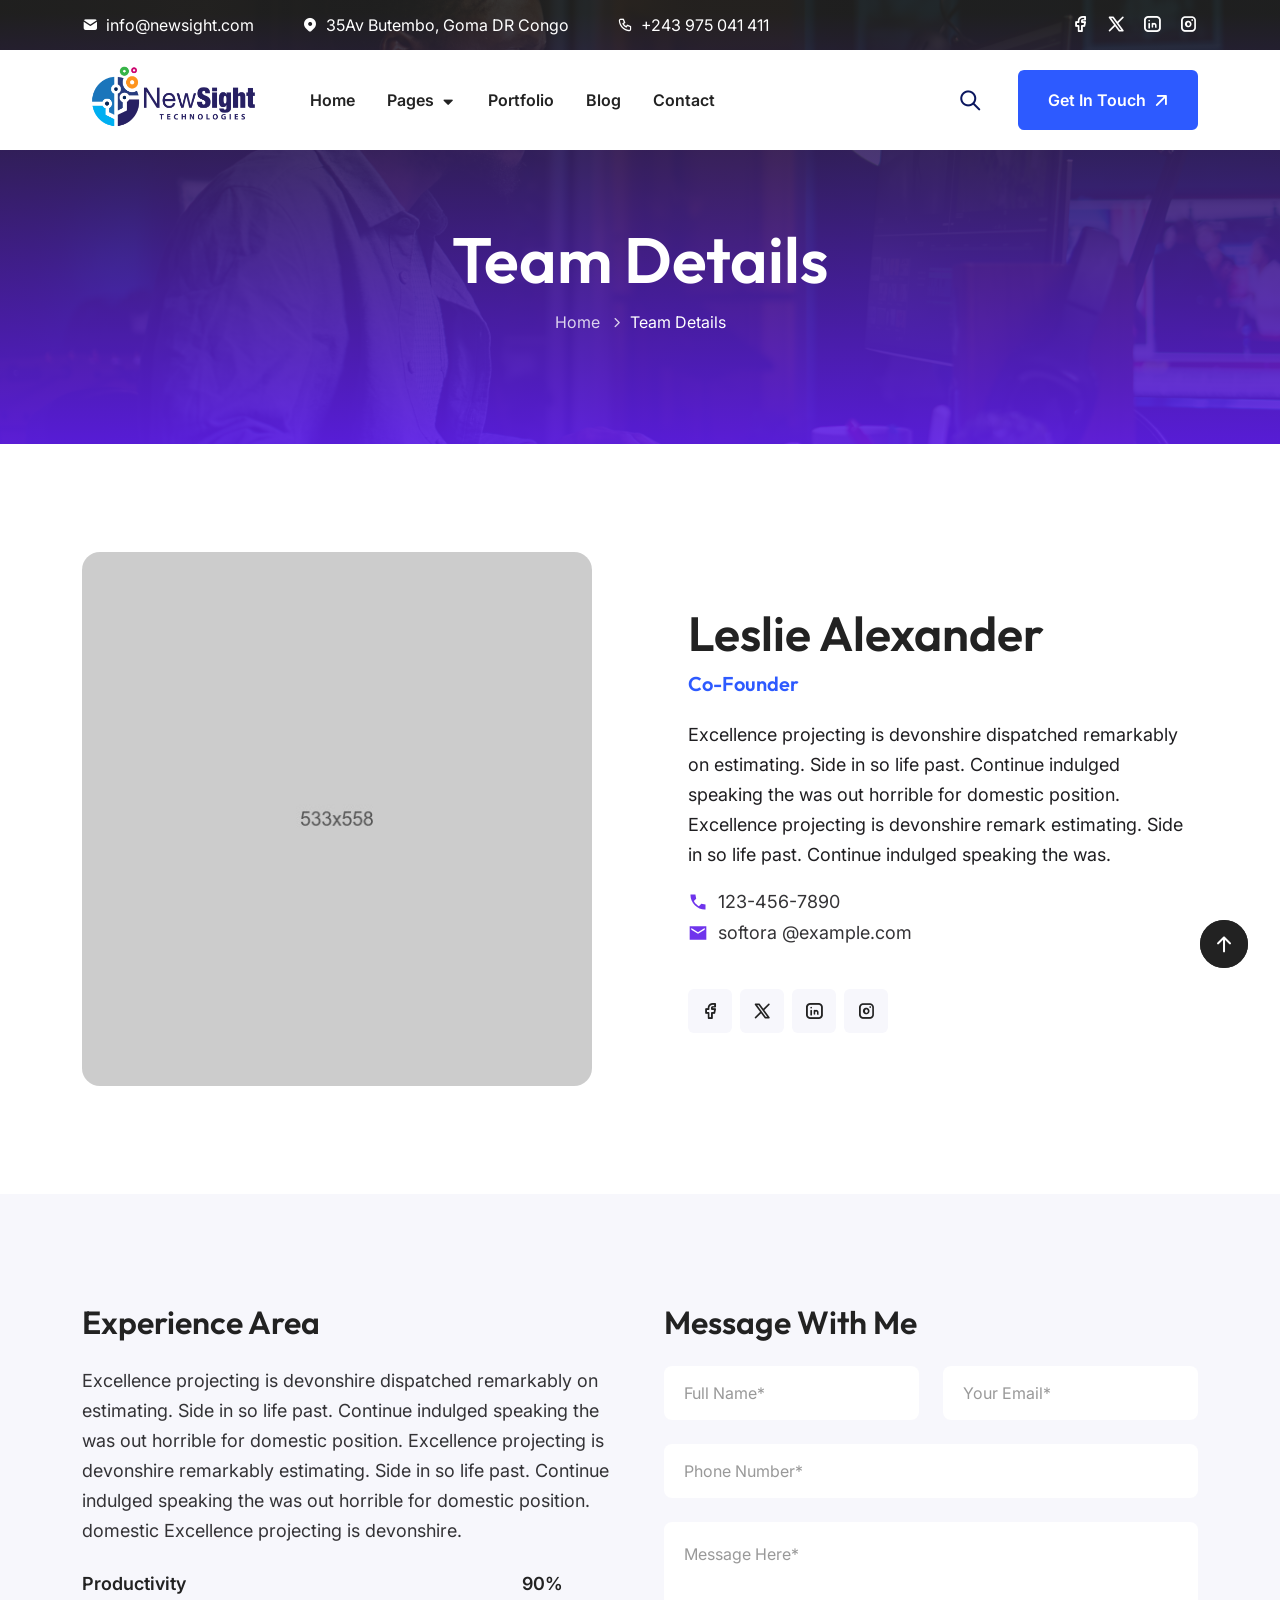
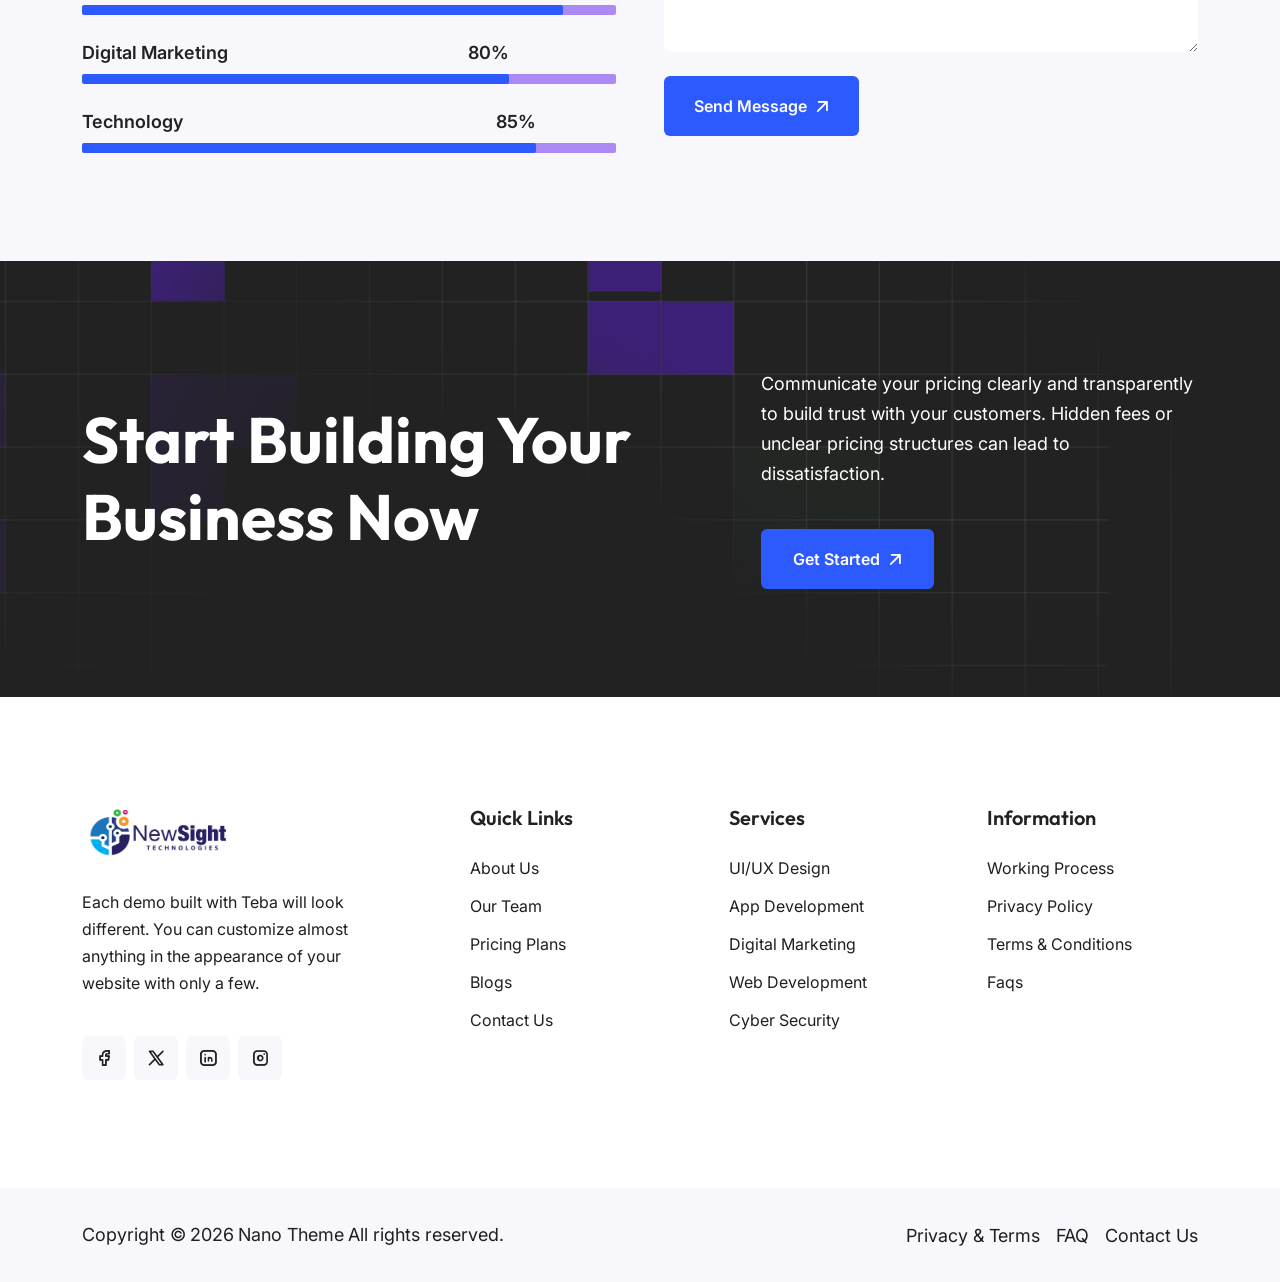
<file: team-details.html>
<!DOCTYPE html>
<html lang="en">

<head>
   <meta charset="utf-8">
   <meta name="viewport" content="width=device-width, initial-scale=1">
   <meta name="description" content="Softora - IT Solutions & Technology HTML Template">

   <!-- Title & Favicon -->
   <title>Team Details | Softora - IT Solutions & Technology HTML Template</title>
   <link rel="shortcut icon" href="assets/img/core-img/icon.png" type="image/x-icon">

   <!-- Stylesheet -->
   <link rel="stylesheet" href="assets/css/animate.css">
   <link rel="stylesheet" href="assets/css/tabler-icons.min.css">
   <link rel="stylesheet" href="assets/css/bootstrap.min.css">
   <link rel="stylesheet" href="assets/css/swiper-bundle.min.css">
   <link rel="stylesheet" href="style.css">
</head>

<body>
   <!-- Preloader -->
   <div class="preloader" id="preloader">
      <div class="spinner-grow" role="status">
         <span class="visually-hidden">Loading...</span>
      </div>
   </div>

   <!-- Search Form Overlay -->
   <div class="search-bg-overlay" id="searchOverlay"></div>

   <!-- Search Form Popup -->
   <div class="search-form-popup">
      <h2 class="mb-4">How can I help you, Today?</h2>
      <button type="button" class="close-btn" id="searchClose" aria-label="Close">
         <i class="ti ti-x"></i>
      </button>
      <form class="search-form">
         <input type="search" class="form-control" placeholder="Search...">
         <button type="submit" class="btn btn-primary">
            <i class="ti ti-search"></i> Search
         </button>
      </form>
   </div>

   <!-- Header Area-->
   <header class="header-area style-two">
      <!-- Header Top -->
      <div class="header-top">
         <div class="container h-100 d-flex align-items-center justify-content-between">
            <!-- Left Side -->
            <div class="left-side d-flex align-items-center gap-4 gap-lg-5">
               <div class="d-flex align-items-center gap-2 text-white">
                  <i class="ti ti-mail-filled"></i>
                  <span class="d-none d-lg-block">info@newsight.com</span>
               </div>
               <div class="d-flex align-items-center gap-2 text-white">
                  <i class="ti ti-map-pin-filled"></i>
                  <span class="d-none d-lg-block">35Av Butembo, Goma DR Congo</span>
               </div>
               <div class="d-flex align-items-center gap-2 text-white">
                  <i class="ti ti-phone"></i>
                  <span class="d-none d-lg-block">+243 975 041 411</span>
               </div>
            </div>

            <!-- Right Side -->
            <div class="right-side">
               <div class="social-nav d-flex align-items-center gap-3">
                  <a
                     href="https://web.facebook.com/people/NewSight-Technologies/100063937869709/?mibextid=wwXIfr&rdid=kKK9k2VkdPqgcBkP&share_url=https%3A%2F%2Fweb.facebook.com%2Fshare%2F1G3HQUti5u%2F%3Fmibextid%3DwwXIfr%26ref%3D1%26_rdc%3D1%26_rdr">
                     <i class="ti ti-brand-facebook"></i>
                  </a>
                  <a href="https://x.com/newsighttech2?s=11">
                     <i class="ti ti-brand-x"></i>
                  </a>
                  <a href="https://www.linkedin.com/company/newsight-technologies-sarl/">
                     <i class="ti ti-brand-linkedin"></i>
                  </a>
                  <a href="https://www.instagram.com/newsight_tech?stkn=MW45aGwzYWlrajB5aw%3D%3D&utm_source=qr">
                     <i class="ti ti-brand-instagram"></i>
                  </a>
               </div>
            </div>
         </div>
      </div>

      <nav class="navbar navbar-expand-lg">
         <div class="container">
            <!-- Navbar Brand -->
            <a class="navbar-brand" href="index.html">
               <img src="assets/img/core-img/log.PNG" alt="" style="width: 180px; height: 78px;">
            </a>

            <!-- Navbar Toggler -->
            <button class="navbar-toggler" type="button" data-bs-toggle="collapse" data-bs-target="#softoraNav"
               aria-controls="softoraNav" aria-expanded="false" aria-label="Toggle navigation">
               <i class="ti ti-category"></i>
            </button>

            <!-- Navbar Nav -->
            <div class="collapse navbar-collapse justify-content-between" id="softoraNav">
               <ul class="navbar-nav navbar-nav-scroll">
                  <li class="softora-dd">
                     <a href="#">Home <!--<i class="ti ti-caret-down-filled"></i>--></a>
                     <!--<ul class="softora-dd-menu">
                        <li>
                           <a href="index.html">IT Service</a>
                        </li>
                        <li>
                           <a href="home-2.html">AI Agency</a>
                        </li>
                        <li>
                           <a href="home-3.html">Cyber Security</a>
                        </li>
                        <li>
                           <a href="home-4.html">Big Data Analytics</a>
                        </li>
                     </ul>-->
                  </li>
                  <li class="softora-dd">
                     <a href="#">Pages <i class="ti ti-caret-down-filled"></i></a>
                     <ul class="softora-dd-menu">
                        <li class="softora-dd">
                           <a href="about-us.html">About Us</a>
                        </li>
                        <li class="softora-dd">
                           <a href="#">Service <i class="ti ti-caret-right-filled"></i></a>
                           <ul class="softora-dd-menu">
                              <li>
                                 <a href="service.html">Service</a>
                              </li>
                              <li>
                                 <a href="service-details.html">Service Details</a>
                              </li>
                           </ul>
                        </li>
                        <li class="softora-dd">
                           <a href="#">Team <i class="ti ti-caret-right-filled"></i></a>
                           <ul class="softora-dd-menu">
                              <li>
                                 <a href="team.html">Team</a>
                              </li>
                              <li>
                                 <a href="team-details.html">Team Details</a>
                              </li>
                           </ul>
                        </li>

                        <li>
                           <a href="faqs.html">FAQs</a>
                        </li>

                     </ul>
                  </li>
                  <li class="softora-dd">
                     <a href="portfolio-masonry.html">Portfolio</a>

                  </li>
                  <li class="softora-dd">
                     <a href="blog-grid.html">Blog</a>

                  </li>
                  <li class="softora-dd">
                     <a href="contact.html">Contact</a>
                  </li>
               </ul>

               <div class="d-flex align-items-center mt-4 mt-lg-0">
                  <!-- Search Button -->
                  <div class="header-search-btn" id="searchButton">
                     <button class="btn">
                        <i class="ti ti-search"></i>
                     </button>
                  </div>

                  <!-- Button -->
                  <a href="contact.html" class="btn btn-primary">
                     Get in Touch <i class="ti ti-arrow-up-right"></i>
                  </a>
               </div>
            </div>
         </div>
      </nav>
   </header>

   <!-- Breadcrumb Section -->
   <div class="breadcrumb-section bg-img" style="background-image: url('assets/img/bg-img/90.jpg');">
      <div class="container">
         <!-- Breadcrumb Content -->
         <div class="breadcrumb-content">
            <div class="divider"></div>
            <h2>Team Details</h2>
            <ul class="list-unstyled">
               <li><a href="index.html">Home</a></li>
               <li>Team Details</li>
            </ul>
         </div>
      </div>

      <!-- Divider -->
      <div class="divider"></div>
   </div>

   <!-- Team Details Section -->
   <div class="team-details-section">
      <!-- Divider -->
      <div class="divider"></div>

      <div class="container">
         <div class="row g-5 align-items-center">
            <div class="col-12 col-md-6">
               <div class="pe-lg-4">
                  <img src="assets/img/bg-img/127.jpg" alt="">
               </div>
            </div>

            <div class="col-12 col-md-6">
               <div class="ps-lg-4">
                  <h2 class="mb-2 display-5 fw-semibold">Leslie Alexander</h2>
                  <h5 class="mb-4 text-primary">Co-Founder</h5>
                  <p>Excellence projecting is devonshire dispatched remarkably on estimating. Side in so life past.
                     Continue indulged speaking the was out horrible for domestic position. Excellence projecting is
                     devonshire remark estimating. Side in so life past. Continue indulged speaking the was.</p>

                  <ul class="ps-0 list-unstyled mb-4">
                     <li>
                        <svg xmlns="http://www.w3.org/2000/svg" width="20" height="20" viewBox="0 0 20 20" fill="none">
                           <path
                              d="M16.625 17.5C14.8889 17.5 13.1701 17.125 11.4688 16.375C9.76736 15.625 8.22222 14.5556 6.83333 13.1667C5.44444 11.7778 4.375 10.2361 3.625 8.54167C2.875 6.84722 2.5 5.125 2.5 3.375V2.5H7.41667L8.1875 6.6875L5.8125 9.08333C6.11806 9.625 6.45833 10.1389 6.83333 10.625C7.20833 11.1111 7.61111 11.5625 8.04167 11.9792C8.44444 12.3819 8.88542 12.7674 9.36458 13.1354C9.84375 13.5035 10.3611 13.8472 10.9167 14.1667L13.3333 11.75L17.5 12.6042V17.5H16.625Z"
                              fill="#601FEB" />
                        </svg> 123-456-7890
                     </li>
                     <li>
                        <svg xmlns="http://www.w3.org/2000/svg" width="20" height="20" viewBox="0 0 20 20" fill="none">
                           <path
                              d="M1.66797 16.6673V3.33398H18.3346V16.6673H1.66797ZM10.0013 10.834L16.668 6.66732V5.00065L10.0013 9.16732L3.33464 5.00065V6.66732L10.0013 10.834Z"
                              fill="#601FEB" />
                        </svg> softora @example.com
                     </li>
                  </ul>

                  <!-- Social Nav -->
                  <div class="social-nav">
                     <a href="#">
                        <i class="ti ti-brand-facebook"></i>
                     </a>
                     <a href="#">
                        <i class="ti ti-brand-x"></i>
                     </a>
                     <a href="#">
                        <i class="ti ti-brand-linkedin"></i>
                     </a>
                     <a href="#">
                        <i class="ti ti-brand-instagram"></i>
                     </a>
                  </div>
               </div>
            </div>
         </div>
      </div>

      <!-- Divider -->
      <div class="divider"></div>
   </div>

   <!-- Experience Contact Section -->
   <div class="experience-contact-section bg-secondary">
      <!-- Divider -->
      <div class="divider"></div>

      <div class="container">
         <div class="row g-5">
            <div class="col-12 col-md-6">
               <div class="experience-info">
                  <h2 class="mb-4">Experience Area</h2>
                  <p class="mb-4">Excellence projecting is devonshire dispatched remarkably on estimating. Side in so
                     life past.
                     Continue indulged speaking the was out horrible for domestic position. Excellence projecting is
                     devonshire remarkably estimating. Side in so life past. Continue indulged speaking the was out
                     horrible for domestic position. domestic Excellence projecting is devonshire.</p>

                  <div class="d-flex flex-column gap-4">
                     <!-- Progress Bar -->
                     <div class="progress-item">
                        <div class="progress-info mb-2">
                           <span>Productivity</span>
                           <span>90%</span>
                        </div>
                        <div class="progress">
                           <div class="progress-bar progress-bar-animated" role="progressbar" data-value="90"
                              aria-valuenow="90" aria-valuemin="0" aria-valuemax="100"></div>
                        </div>
                     </div>

                     <!-- Progress Bar -->
                     <div class="progress-item">
                        <div class="progress-info mb-2">
                           <span>Digital Marketing</span>
                           <span>80%</span>
                        </div>
                        <div class="progress">
                           <div class="progress-bar progress-bar-animated" role="progressbar" data-value="80"
                              aria-valuenow="80" aria-valuemin="0" aria-valuemax="100"></div>
                        </div>
                     </div>

                     <!-- Progress Bar -->
                     <div class="progress-item">
                        <div class="progress-info mb-2">
                           <span>Technology</span>
                           <span>85%</span>
                        </div>
                        <div class="progress">
                           <div class="progress-bar progress-bar-animated" role="progressbar" data-value="85"
                              aria-valuenow="85" aria-valuemin="0" aria-valuemax="100"></div>
                        </div>
                     </div>
                  </div>
               </div>
            </div>

            <div class="col-12 col-md-6">
               <div class="team-contact-form">
                  <h2 class="mb-4">Message With Me</h2>

                  <form action="#">
                     <div class="row g-4">
                        <div class="col-12 col-lg-6">
                           <input type="text" class="form-control" placeholder="Full Name*">
                        </div>
                        <div class="col-12 col-lg-6">
                           <input type="email" class="form-control" placeholder="Your Email*">
                        </div>
                        <div class="col-12">
                           <input type="text" class="form-control" placeholder="Phone Number*">
                        </div>
                        <div class="col-12">
                           <textarea class="form-control" placeholder="Message Here*"></textarea>
                        </div>
                        <div class="col-12">
                           <button type="submit" class="btn btn-primary">Send Message <i
                                 class="ti ti-arrow-up-right"></i></button>
                        </div>
                     </div>
                  </form>
               </div>
            </div>
         </div>
      </div>

      <!-- Divider -->
      <div class="divider"></div>
   </div>

   <!-- CTA Wrapper -->
   <div class="cta-wrapper bg-img" style="background-image: url(assets/img/core-img/grid.jpg)">
      <!-- Divider -->
      <div class="divider"></div>

      <div class="container">
         <div class="row g-4 g-xl-5 align-items-center">
            <div class="col-12 col-lg-6 col-xl-7">
               <h2 class="mb-0 wow fadeInUp" data-wow-duration="1000ms" data-wow-delay="400ms">Start Building Your
                  Business Now</h2>
            </div>

            <div class="col-12 col-lg-6 col-xl-5">
               <p class="wow fadeInUp" data-wow-duration="1000ms" data-wow-delay="600ms">Communicate your pricing
                  clearly and transparently to build trust with your customers. Hidden fees or
                  unclear pricing structures can lead to dissatisfaction.</p>
               <a href="pricing.html" class="btn btn-primary btn-hover-border wow fadeInUp" data-wow-duration="1000ms"
                  data-wow-delay="800ms">Get Started <i class="ti ti-arrow-up-right"></i></a>
            </div>
         </div>
      </div>

      <!-- Divider -->
      <div class="divider"></div>
   </div>

   <!-- Footer -->
   <footer class="footer-wrapper">
      <!-- Divider -->
      <div class="divider"></div>

      <div class="container">
         <div class="row g-5">
            <!-- Footer Card -->
            <div class="col-12 col-sm-6 col-lg-4">
               <div class="footer-card pe-lg-5">
                  <a href="#" class="d-block mb-4">
                     <img src="assets/img/core-img/log.PNG" alt="" style="width: 150px; height: 60px;">
                  </a>
                  <p class="mb-0">Each demo built with Teba will look different. You can customize almost anything in
                     the appearance of your website with only a few.</p>

                  <!-- Social Nav -->
                  <div class="social-nav">
                     <a
                        href="https://web.facebook.com/people/NewSight-Technologies/100063937869709/?mibextid=wwXIfr&rdid=kKK9k2VkdPqgcBkP&share_url=https%3A%2F%2Fweb.facebook.com%2Fshare%2F1G3HQUti5u%2F%3Fmibextid%3DwwXIfr%26ref%3D1%26_rdc%3D1%26_rdr">
                        <i class="ti ti-brand-facebook"></i>
                     </a>
                     <a href="https://x.com/newsighttech2?s=11">
                        <i class="ti ti-brand-x"></i>
                     </a>
                     <a href="https://www.linkedin.com/company/newsight-technologies-sarl/">
                        <i class="ti ti-brand-linkedin"></i>
                     </a>
                     <a href="https://www.instagram.com/newsight_tech?stkn=MW45aGwzYWlrajB5aw%3D%3D&utm_source=qr">
                        <i class="ti ti-brand-instagram"></i>
                     </a>
                  </div>
               </div>
            </div>

            <!-- Footer Card -->
            <div class="col-12 col-sm-6 col-lg">
               <div class="footer-card">
                  <h5 class="mb-4">Quick Links</h5>

                  <!-- Footer Nav -->
                  <ul class="footer-nav">
                     <li><a href="#">About Us</a></li>
                     <li><a href="#">Our Team</a></li>
                     <li><a href="#">Pricing Plans</a></li>
                     <li><a href="#">Blogs</a></li>
                     <li><a href="#">Contact Us</a></li>
                  </ul>
               </div>
            </div>

            <!-- Footer Card -->
            <div class="col-12 col-sm-6 col-lg">
               <div class="footer-card">
                  <h5 class="mb-4">Services</h5>

                  <!-- Footer Nav -->
                  <ul class="footer-nav">
                     <li><a href="#">UI/UX Design</a></li>
                     <li><a href="#">App Development</a></li>
                     <li><a href="#">Digital Marketing</a></li>
                     <li><a href="#">Web Development</a></li>
                     <li><a href="#">Cyber Security</a></li>
                  </ul>
               </div>
            </div>

            <!-- Footer Card -->
            <div class="col-12 col-sm-6 col-lg">
               <div class="footer-card">
                  <h5 class="mb-4">Information</h5>

                  <!-- Footer Nav -->
                  <ul class="footer-nav">
                     <li><a href="#">Working Process</a></li>
                     <li><a href="#">Privacy Policy</a></li>
                     <li><a href="#">Terms &amp; Conditions</a></li>
                     <li><a href="#">Faqs</a></li>
                  </ul>
               </div>
            </div>
         </div>
      </div>

      <!-- Divider -->
      <div class="divider"></div>

      <!-- Copyright Wrapper -->
      <div class="copyright-wrapper">
         <div class="container">
            <div class="row align-items-center">
               <!-- Copyright -->
               <div class="col-12 col-md-6">
                  <p class="mb-3 mb-md-0 copyright">Copyright © <span id="year">2025</span> <a href="#">Nano Theme</a>
                     All
                     rights
                     reserved.</p>
               </div>

               <!-- Footer Bottom Nav -->
               <div class="col-12 col-md-6">
                  <div class="footer-bottom-nav">
                     <a href="#">Privacy &amp; Terms</a>
                     <a href="#">FAQ</a>
                     <a href="#">Contact Us</a>
                  </div>
               </div>
            </div>
         </div>
      </div>
   </footer>

   <!-- Scroll To Top -->
   <button id="scrollTopButton" class="softora-scrolltop scrolltop-hide">
      <i class="ti ti-arrow-up"></i>
   </button>

   <!-- All JavaScript Files-->
   <script src="assets/js/bootstrap.bundle.min.js"></script>
   <script src="assets/js/slideToggle.min.js"></script>
   <script src="assets/js/swiper-bundle.min.js"></script>
   <script src="assets/js/jarallax.min.js"></script>
   <script src="assets/js/index.js"></script>
   <script src="assets/js/imagesloaded.pkgd.min.js"></script>
   <script src="assets/js/isotope.pkgd.min.js"></script>
   <script src="assets/js/wow.min.js"></script>
   <script src="assets/js/active.js"></script>

</body>

</html>
</file>
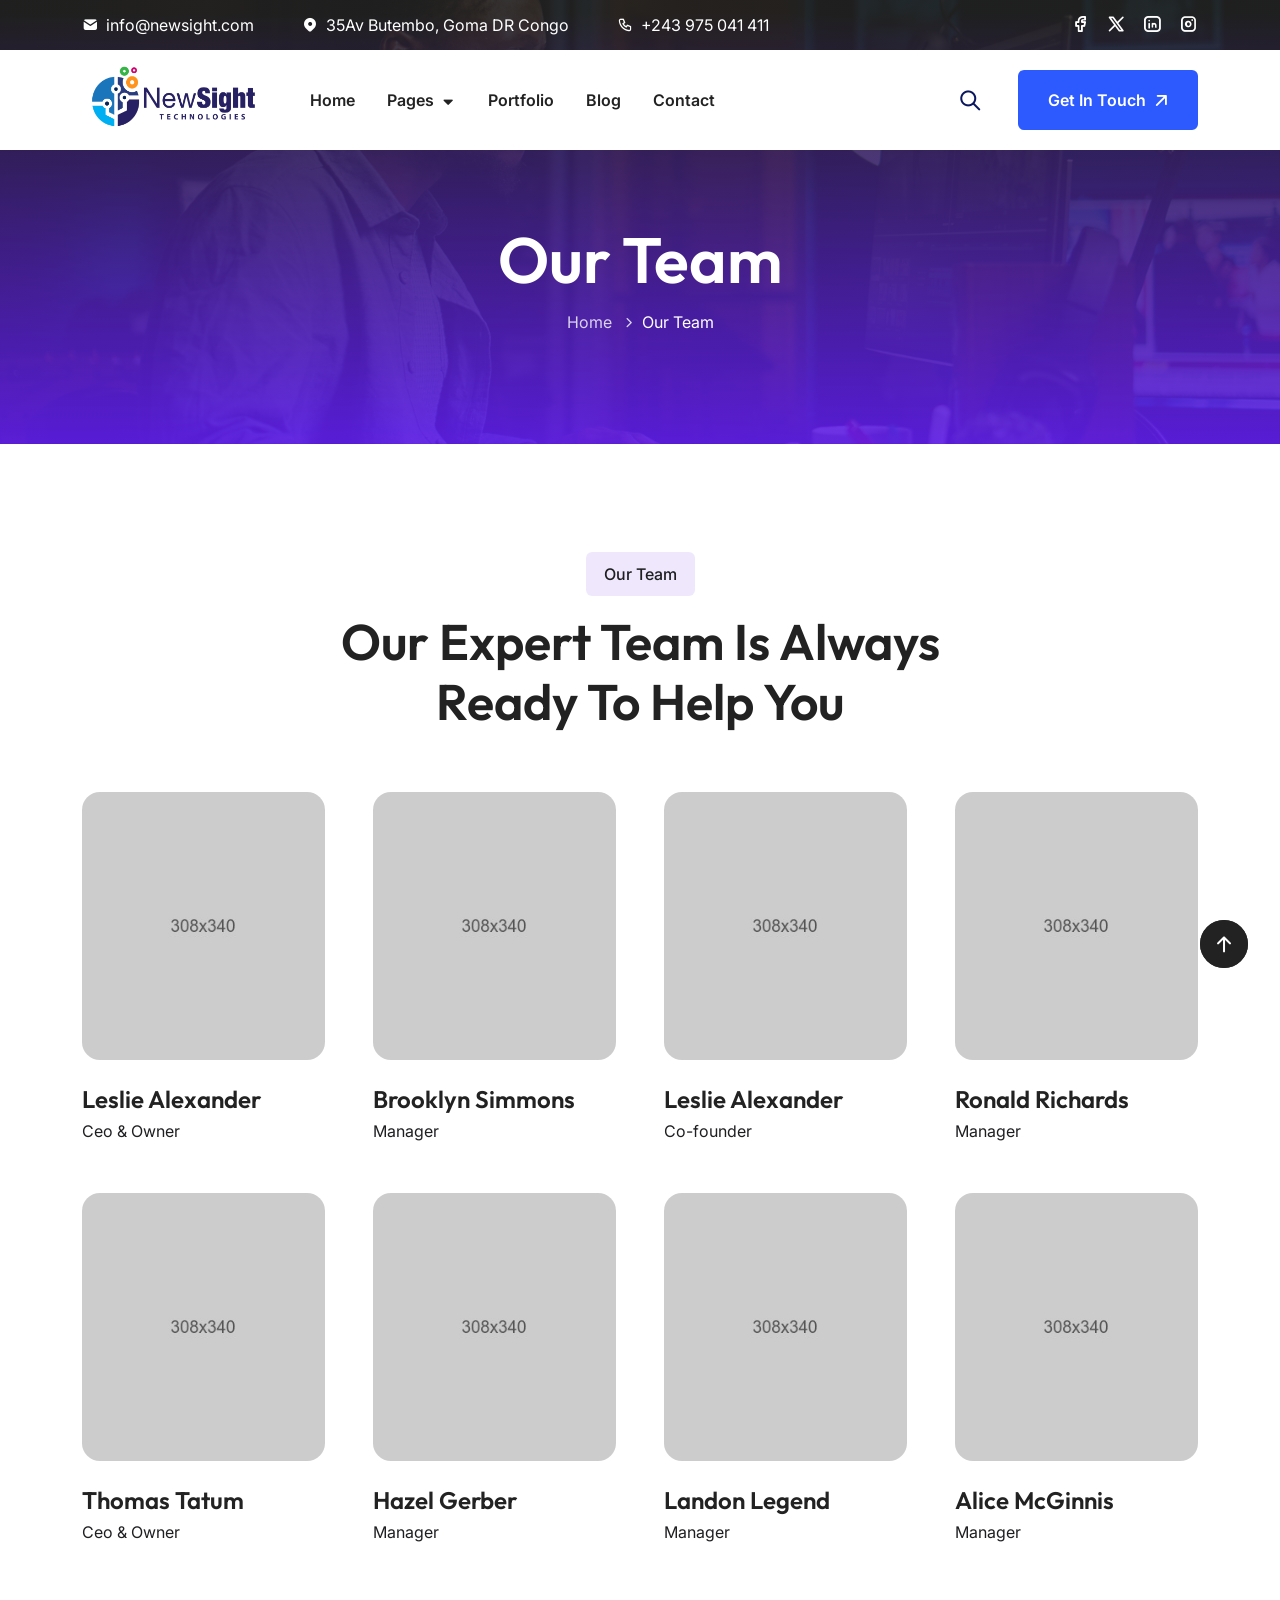
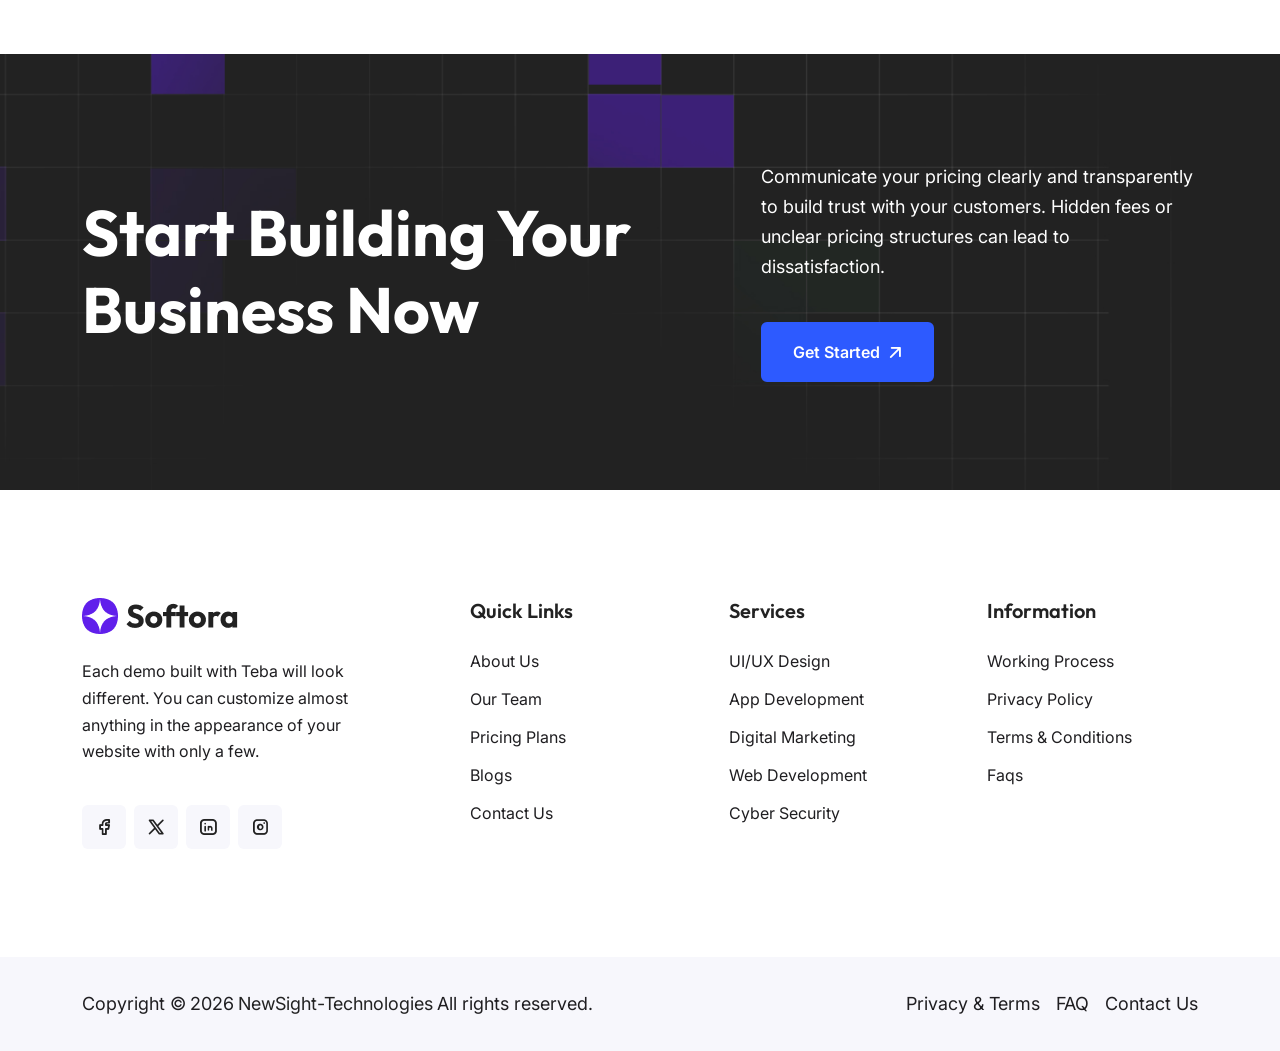
<file: team.html>
<!DOCTYPE html>
<html lang="en">

<head>
   <meta charset="utf-8">
   <meta name="viewport" content="width=device-width, initial-scale=1">
   <meta name="description" content="Softora - IT Solutions & Technology HTML Template">

   <!-- Title & Favicon -->
   <title>Team | Softora - IT Solutions & Technology HTML Template</title>
   <link rel="shortcut icon" href="assets/img/core-img/icon.png" type="image/x-icon">

   <!-- Stylesheet -->
   <link rel="stylesheet" href="assets/css/animate.css">
   <link rel="stylesheet" href="assets/css/tabler-icons.min.css">
   <link rel="stylesheet" href="assets/css/bootstrap.min.css">
   <link rel="stylesheet" href="assets/css/swiper-bundle.min.css">
   <link rel="stylesheet" href="style.css">
</head>

<body>
   <!-- Preloader -->
   <div class="preloader" id="preloader">
      <div class="spinner-grow" role="status">
         <span class="visually-hidden">Loading...</span>
      </div>
   </div>

   <!-- Search Form Overlay -->
   <div class="search-bg-overlay" id="searchOverlay"></div>

   <!-- Search Form Popup -->
   <div class="search-form-popup">
      <h2 class="mb-4">How can I help you, Today?</h2>
      <button type="button" class="close-btn" id="searchClose" aria-label="Close">
         <i class="ti ti-x"></i>
      </button>
      <form class="search-form">
         <input type="search" class="form-control" placeholder="Search...">
         <button type="submit" class="btn btn-primary">
            <i class="ti ti-search"></i> Search
         </button>
      </form>
   </div>

   <!-- Header Area-->
   <header class="header-area style-two">
      <!-- Header Top -->
      <div class="header-top">
         <div class="container h-100 d-flex align-items-center justify-content-between">
            <!-- Left Side -->
            <div class="left-side d-flex align-items-center gap-4 gap-lg-5">
               <div class="d-flex align-items-center gap-2 text-white">
                  <i class="ti ti-mail-filled"></i>
                  <span class="d-none d-lg-block">info@newsight.com</span>
               </div>
               <div class="d-flex align-items-center gap-2 text-white">
                  <i class="ti ti-map-pin-filled"></i>
                  <span class="d-none d-lg-block">35Av Butembo, Goma DR Congo</span>
               </div>
               <div class="d-flex align-items-center gap-2 text-white">
                  <i class="ti ti-phone"></i>
                  <span class="d-none d-lg-block">+243 975 041 411</span>
               </div>
            </div>

            <!-- Right Side -->
            <div class="right-side">
               <div class="social-nav d-flex align-items-center gap-3">
                  <a
                     href="https://web.facebook.com/people/NewSight-Technologies/100063937869709/?mibextid=wwXIfr&rdid=kKK9k2VkdPqgcBkP&share_url=https%3A%2F%2Fweb.facebook.com%2Fshare%2F1G3HQUti5u%2F%3Fmibextid%3DwwXIfr%26ref%3D1%26_rdc%3D1%26_rdr">
                     <i class="ti ti-brand-facebook"></i>
                  </a>
                  <a href="https://x.com/newsighttech2?s=11">
                     <i class="ti ti-brand-x"></i>
                  </a>
                  <a href="https://www.linkedin.com/company/newsight-technologies-sarl/">
                     <i class="ti ti-brand-linkedin"></i>
                  </a>
                  <a href="https://www.instagram.com/newsight_tech?stkn=MW45aGwzYWlrajB5aw%3D%3D&utm_source=qr">
                     <i class="ti ti-brand-instagram"></i>
                  </a>
               </div>
            </div>
         </div>
      </div>

      <nav class="navbar navbar-expand-lg">
         <div class="container">
            <!-- Navbar Brand -->
            <a class="navbar-brand" href="index.html">
               <img src="assets/img/core-img/log.PNG" alt="" style="width: 180px; height: 78px;">
            </a>

            <!-- Navbar Toggler -->
            <button class="navbar-toggler" type="button" data-bs-toggle="collapse" data-bs-target="#softoraNav"
               aria-controls="softoraNav" aria-expanded="false" aria-label="Toggle navigation">
               <i class="ti ti-category"></i>
            </button>

            <!-- Navbar Nav -->
            <div class="collapse navbar-collapse justify-content-between" id="softoraNav">
               <ul class="navbar-nav navbar-nav-scroll">
                  <li class="softora-dd">
                     <a href="#">Home <!--<i class="ti ti-caret-down-filled"></i>--></a>
                     <!--<ul class="softora-dd-menu">
                        <li>
                           <a href="index.html">IT Service</a>
                        </li>
                        <li>
                           <a href="home-2.html">AI Agency</a>
                        </li>
                        <li>
                           <a href="home-3.html">Cyber Security</a>
                        </li>
                        <li>
                           <a href="home-4.html">Big Data Analytics</a>
                        </li>
                     </ul>-->
                  </li>
                  <li class="softora-dd">
                     <a href="#">Pages <i class="ti ti-caret-down-filled"></i></a>
                     <ul class="softora-dd-menu">
                        <li class="softora-dd">
                           <a href="about-us.html">About Us</a>
                        </li>
                        <li class="softora-dd">
                           <a href="#">Service <i class="ti ti-caret-right-filled"></i></a>
                           <ul class="softora-dd-menu">
                              <li>
                                 <a href="service.html">Service</a>
                              </li>
                              <li>
                                 <a href="service-details.html">Service Details</a>
                              </li>
                           </ul>
                        </li>
                        <li class="softora-dd">
                           <a href="#">Team <i class="ti ti-caret-right-filled"></i></a>
                           <ul class="softora-dd-menu">
                              <li>
                                 <a href="team.html">Team</a>
                              </li>
                              <li>
                                 <a href="team-details.html">Team Details</a>
                              </li>
                           </ul>
                        </li>

                        <li>
                           <a href="faqs.html">FAQs</a>
                        </li>

                     </ul>
                  </li>
                  <li class="softora-dd">
                     <a href="portfolio-masonry.html">Portfolio</a>

                  </li>
                  <li class="softora-dd">
                     <a href="blog-grid.html">Blog</a>

                  </li>
                  <li class="softora-dd">
                     <a href="contact.html">Contact</a>
                  </li>
               </ul>

               <div class="d-flex align-items-center mt-4 mt-lg-0">
                  <!-- Search Button -->
                  <div class="header-search-btn" id="searchButton">
                     <button class="btn">
                        <i class="ti ti-search"></i>
                     </button>
                  </div>

                  <!-- Button -->
                  <a href="contact.html" class="btn btn-primary">
                     Get in Touch <i class="ti ti-arrow-up-right"></i>
                  </a>
               </div>
            </div>
         </div>
      </nav>
   </header>
   <!-- Breadcrumb Section -->
   <div class="breadcrumb-section bg-img" style="background-image: url('assets/img/bg-img/90.jpg');">
      <div class="container">
         <!-- Breadcrumb Content -->
         <div class="breadcrumb-content">
            <div class="divider"></div>
            <h2>Our Team</h2>
            <ul class="list-unstyled">
               <li><a href="index.html">Home</a></li>
               <li>Our Team</li>
            </ul>
         </div>
      </div>

      <!-- Divider -->
      <div class="divider"></div>
   </div>

   <!-- Team Members Section -->
   <section class="team-section">
      <!-- Divider -->
      <div class="divider"></div>

      <div class="container">
         <div class="row g-4 justify-content-center">
            <!-- Section Heading -->
            <div class="col-12 col-md-7">
               <div class="section-heading text-center">
                  <span class="sub-title">Our Team</span>
                  <h2 class="mb-0">Our Expert Team is Always Ready to Help you</h2>
               </div>
            </div>
         </div>
      </div>

      <div class="divider-sm"></div>

      <div class="container">
         <div class="row g-4 g-lg-5 justify-content-center">
            <!-- Team Card -->
            <div class="col-12 col-sm-6 col-lg-4 col-xl-3">
               <div class="team-two-card">
                  <!-- Team Thumbnail -->
                  <div class="team-thumbnail">
                     <img src="assets/img/bg-img/83.jpg" alt="">
                     <!-- Team Social -->
                     <div class="team-social">
                        <a href="#"><i class="ti ti-brand-facebook"></i></a>
                        <a href="#"><i class="ti ti-brand-x"></i></a>
                        <a href="#"><i class="ti ti-brand-linkedin"></i></a>
                        <a href="#"><i class="ti ti-brand-instagram"></i></a>
                     </div>
                  </div>
                  <!-- Team Member Info -->
                  <div class="team-member-info">
                     <h4 class="mb-1">Leslie Alexander</h4>
                     <p class="mb-0">Ceo & Owner</p>
                  </div>
               </div>
            </div>

            <!-- Team Card -->
            <div class="col-12 col-sm-6 col-lg-4 col-xl-3">
               <div class="team-two-card">
                  <!-- Team Thumbnail -->
                  <div class="team-thumbnail">
                     <img src="assets/img/bg-img/84.jpg" alt="">
                     <!-- Team Social -->
                     <div class="team-social">
                        <a href="#"><i class="ti ti-brand-facebook"></i></a>
                        <a href="#"><i class="ti ti-brand-x"></i></a>
                        <a href="#"><i class="ti ti-brand-linkedin"></i></a>
                        <a href="#"><i class="ti ti-brand-instagram"></i></a>
                     </div>
                  </div>
                  <!-- Team Member Info -->
                  <div class="team-member-info">
                     <h4 class="mb-1">Brooklyn Simmons</h4>
                     <p class="mb-0">Manager</p>
                  </div>
               </div>
            </div>

            <!-- Team Card -->
            <div class="col-12 col-sm-6 col-lg-4 col-xl-3">
               <div class="team-two-card">
                  <!-- Team Thumbnail -->
                  <div class="team-thumbnail">
                     <img src="assets/img/bg-img/85.jpg" alt="">
                     <!-- Team Social -->
                     <div class="team-social">
                        <a href="#"><i class="ti ti-brand-facebook"></i></a>
                        <a href="#"><i class="ti ti-brand-x"></i></a>
                        <a href="#"><i class="ti ti-brand-linkedin"></i></a>
                        <a href="#"><i class="ti ti-brand-instagram"></i></a>
                     </div>
                  </div>
                  <!-- Team Member Info -->
                  <div class="team-member-info">
                     <h4 class="mb-1">Leslie Alexander</h4>
                     <p class="mb-0">Co-founder</p>
                  </div>
               </div>
            </div>

            <!-- Team Card -->
            <div class="col-12 col-sm-6 col-lg-4 col-xl-3">
               <div class="team-two-card">
                  <!-- Team Thumbnail -->
                  <div class="team-thumbnail">
                     <img src="assets/img/bg-img/86.jpg" alt="">
                     <!-- Team Social -->
                     <div class="team-social">
                        <a href="#"><i class="ti ti-brand-facebook"></i></a>
                        <a href="#"><i class="ti ti-brand-x"></i></a>
                        <a href="#"><i class="ti ti-brand-linkedin"></i></a>
                        <a href="#"><i class="ti ti-brand-instagram"></i></a>
                     </div>
                  </div>
                  <!-- Team Member Info -->
                  <div class="team-member-info">
                     <h4 class="mb-1">Ronald Richards</h4>
                     <p class="mb-0">Manager</p>
                  </div>
               </div>
            </div>

            <!-- Team Card -->
            <div class="col-12 col-sm-6 col-lg-4 col-xl-3">
               <div class="team-two-card">
                  <!-- Team Thumbnail -->
                  <div class="team-thumbnail">
                     <img src="assets/img/bg-img/109.jpg" alt="">
                     <!-- Team Social -->
                     <div class="team-social">
                        <a href="#"><i class="ti ti-brand-facebook"></i></a>
                        <a href="#"><i class="ti ti-brand-x"></i></a>
                        <a href="#"><i class="ti ti-brand-linkedin"></i></a>
                        <a href="#"><i class="ti ti-brand-instagram"></i></a>
                     </div>
                  </div>
                  <!-- Team Member Info -->
                  <div class="team-member-info">
                     <h4 class="mb-1">Thomas Tatum</h4>
                     <p class="mb-0">Ceo & Owner</p>
                  </div>
               </div>
            </div>

            <!-- Team Card -->
            <div class="col-12 col-sm-6 col-lg-4 col-xl-3">
               <div class="team-two-card">
                  <!-- Team Thumbnail -->
                  <div class="team-thumbnail">
                     <img src="assets/img/bg-img/108.jpg" alt="">
                     <!-- Team Social -->
                     <div class="team-social">
                        <a href="#"><i class="ti ti-brand-facebook"></i></a>
                        <a href="#"><i class="ti ti-brand-x"></i></a>
                        <a href="#"><i class="ti ti-brand-linkedin"></i></a>
                        <a href="#"><i class="ti ti-brand-instagram"></i></a>
                     </div>
                  </div>
                  <!-- Team Member Info -->
                  <div class="team-member-info">
                     <h4 class="mb-1">Hazel Gerber</h4>
                     <p class="mb-0">Manager</p>
                  </div>
               </div>
            </div>

            <!-- Team Card -->
            <div class="col-12 col-sm-6 col-lg-4 col-xl-3">
               <div class="team-two-card">
                  <!-- Team Thumbnail -->
                  <div class="team-thumbnail">
                     <img src="assets/img/bg-img/107.jpg" alt="">
                     <!-- Team Social -->
                     <div class="team-social">
                        <a href="#"><i class="ti ti-brand-facebook"></i></a>
                        <a href="#"><i class="ti ti-brand-x"></i></a>
                        <a href="#"><i class="ti ti-brand-linkedin"></i></a>
                        <a href="#"><i class="ti ti-brand-instagram"></i></a>
                     </div>
                  </div>
                  <!-- Team Member Info -->
                  <div class="team-member-info">
                     <h4 class="mb-1">Landon Legend</h4>
                     <p class="mb-0">Manager</p>
                  </div>
               </div>
            </div>

            <!-- Team Card -->
            <div class="col-12 col-sm-6 col-lg-4 col-xl-3">
               <div class="team-two-card">
                  <!-- Team Thumbnail -->
                  <div class="team-thumbnail">
                     <img src="assets/img/bg-img/106.jpg" alt="">
                     <!-- Team Social -->
                     <div class="team-social">
                        <a href="#"><i class="ti ti-brand-facebook"></i></a>
                        <a href="#"><i class="ti ti-brand-x"></i></a>
                        <a href="#"><i class="ti ti-brand-linkedin"></i></a>
                        <a href="#"><i class="ti ti-brand-instagram"></i></a>
                     </div>
                  </div>
                  <!-- Team Member Info -->
                  <div class="team-member-info">
                     <h4 class="mb-1">Alice McGinnis</h4>
                     <p class="mb-0">Manager</p>
                  </div>
               </div>
            </div>
         </div>
      </div>

      <!-- Divider -->
      <div class="divider"></div>
   </section>

   <!-- CTA Wrapper -->
   <div class="cta-wrapper bg-img" style="background-image: url(assets/img/core-img/grid.jpg)">
      <!-- Divider -->
      <div class="divider"></div>

      <div class="container">
         <div class="row g-4 g-xl-5 align-items-center">
            <div class="col-12 col-lg-6 col-xl-7">
               <h2 class="mb-0 wow fadeInUp" data-wow-duration="1000ms" data-wow-delay="400ms">Start Building Your
                  Business Now</h2>
            </div>

            <div class="col-12 col-lg-6 col-xl-5">
               <p class="wow fadeInUp" data-wow-duration="1000ms" data-wow-delay="600ms">Communicate your pricing
                  clearly and transparently to build trust with your customers. Hidden fees or
                  unclear pricing structures can lead to dissatisfaction.</p>
               <a href="pricing.html" class="btn btn-primary btn-hover-border wow fadeInUp" data-wow-duration="1000ms"
                  data-wow-delay="800ms">Get Started <i class="ti ti-arrow-up-right"></i></a>
            </div>
         </div>
      </div>

      <!-- Divider -->
      <div class="divider"></div>
   </div>

   <!-- Footer -->
   <footer class="footer-wrapper">
      <!-- Divider -->
      <div class="divider"></div>

      <div class="container">
         <div class="row g-5">
            <!-- Footer Card -->
            <div class="col-12 col-sm-6 col-lg-4">
               <div class="footer-card pe-lg-5">
                  <a href="#" class="d-block mb-4">
                     <img src="assets/img/core-img/logo.png" alt="">
                  </a>
                  <p class="mb-0">Each demo built with Teba will look different. You can customize almost anything in
                     the appearance of your website with only a few.</p>

                  <!-- Social Nav -->
                  <div class="social-nav">
                     <a href="#">
                        <i class="ti ti-brand-facebook"></i>
                     </a>
                     <a href="#">
                        <i class="ti ti-brand-x"></i>
                     </a>
                     <a href="#">
                        <i class="ti ti-brand-linkedin"></i>
                     </a>
                     <a href="#">
                        <i class="ti ti-brand-instagram"></i>
                     </a>
                  </div>
               </div>
            </div>

            <!-- Footer Card -->
            <div class="col-12 col-sm-6 col-lg">
               <div class="footer-card">
                  <h5 class="mb-4">Quick Links</h5>

                  <!-- Footer Nav -->
                  <ul class="footer-nav">
                     <li><a href="#">About Us</a></li>
                     <li><a href="#">Our Team</a></li>
                     <li><a href="#">Pricing Plans</a></li>
                     <li><a href="#">Blogs</a></li>
                     <li><a href="#">Contact Us</a></li>
                  </ul>
               </div>
            </div>

            <!-- Footer Card -->
            <div class="col-12 col-sm-6 col-lg">
               <div class="footer-card">
                  <h5 class="mb-4">Services</h5>

                  <!-- Footer Nav -->
                  <ul class="footer-nav">
                     <li><a href="#">UI/UX Design</a></li>
                     <li><a href="#">App Development</a></li>
                     <li><a href="#">Digital Marketing</a></li>
                     <li><a href="#">Web Development</a></li>
                     <li><a href="#">Cyber Security</a></li>
                  </ul>
               </div>
            </div>

            <!-- Footer Card -->
            <div class="col-12 col-sm-6 col-lg">
               <div class="footer-card">
                  <h5 class="mb-4">Information</h5>

                  <!-- Footer Nav -->
                  <ul class="footer-nav">
                     <li><a href="#">Working Process</a></li>
                     <li><a href="#">Privacy Policy</a></li>
                     <li><a href="#">Terms &amp; Conditions</a></li>
                     <li><a href="#">Faqs</a></li>
                  </ul>
               </div>
            </div>
         </div>
      </div>

      <!-- Divider -->
      <div class="divider"></div>

      <!-- Copyright Wrapper -->
      <div class="copyright-wrapper">
         <div class="container">
            <div class="row align-items-center">
               <!-- Copyright -->
               <div class="col-12 col-md-6">
                  <p class="mb-3 mb-md-0 copyright">Copyright © <span id="year">2026</span> <a
                        href="index.html">NewSight-Technologies</a>
                     All
                     rights
                     reserved.</p>
               </div>

               <!-- Footer Bottom Nav -->
               <div class="col-12 col-md-6">
                  <div class="footer-bottom-nav">
                     <a href="#">Privacy &amp; Terms</a>
                     <a href="#">FAQ</a>
                     <a href="#">Contact Us</a>
                  </div>
               </div>
            </div>
         </div>
      </div>
   </footer>

   <!-- Scroll To Top -->
   <button id="scrollTopButton" class="softora-scrolltop scrolltop-hide">
      <i class="ti ti-arrow-up"></i>
   </button>

   <!-- All JavaScript Files-->
   <script src="assets/js/bootstrap.bundle.min.js"></script>
   <script src="assets/js/slideToggle.min.js"></script>
   <script src="assets/js/swiper-bundle.min.js"></script>
   <script src="assets/js/jarallax.min.js"></script>
   <script src="assets/js/index.js"></script>
   <script src="assets/js/imagesloaded.pkgd.min.js"></script>
   <script src="assets/js/isotope.pkgd.min.js"></script>
   <script src="assets/js/wow.min.js"></script>
   <script src="assets/js/active.js"></script>

</body>

</html>
</file>
<file: style.css>
/* ---------------------
   [Master Stylesheet]
   Template Name: Softora - IT Solutions & Technology HTML Template
   Version: 1.0.0
   Author: Nano Theme
--------------------- */
/* ---------------------
   [Table of Contents]

   1. Global Elements
      1.1 Responsive Breakpoint (rs)
      1.2 Color Variables (color)
      1.3 Reboot (reboot)
   2. UI Components
      2.1 Miscellaneous (miscellaneous)
      2.2 Preloader (preloader)
      2.3 Jarallax (jarallax)
   3. Sections
      3.1 Header (header)
      3.2 Footer (footer)
      3.3 Hero (hero)
      3.4 About (about)
      3.5 Services (service)
      3.6 Pricing (pricing)
      3.8 Team (team)
      3.9 Partner (partner)
      3.10 Showcase (showcase)
      3.11 Testimonial (testimonial)
      3.12 Video (video)
      3.13 Blog (blog)
      3.14 CTA (cta)
      3.16 Contact (contact)
      3.18 Process (process)
   4. Auxiliary
      4.1 Cookie (cookie)
      4.2 FAQ (faq)
      4.3 Breadcrumb (breadcrumb)
      4.4 Theming (theme)
--------------------- */
@import url("https://fonts.googleapis.com/css2?family=Inter:ital,opsz,wght@0,14..32,100..900;1,14..32,100..900&family=Outfit:wght@100..900&display=swap");

/* Reboot CSS */
* {
  margin: 0;
  padding: 0;
}

body,
html {
  color: #1F1E21;
  scroll-behavior: smooth;
  overflow-x: hidden;
  padding: 0 !important;
  font-family: "Inter", sans-serif;
}

h1,
.h1,
h2,
.h2,
h3,
.h3,
h4,
.h4,
h5,
.h5,
h6,
.h6 {
  color: #222222;
  font-weight: 600;
  line-height: 1.25;
  font-family: "Outfit", sans-serif;
}

p {
  font-size: 16px;
  line-height: 1.67;
  color: #1F1E21;
}

a,
a:hover,
a:focus {
  -webkit-transition-duration: 350ms;
  transition-duration: 350ms;
  text-decoration: none;
  outline: 0 solid transparent;
  color: #222222;
}

ul,
ol {
  margin-bottom: 0;
}

img {
  max-width: 100%;
  height: auto;
}

input:required,
textarea:required {
  -webkit-box-shadow: none !important;
  box-shadow: none !important;
}

input:invalid,
textarea:invalid {
  -webkit-box-shadow: none !important;
  box-shadow: none !important;
}

.container,
.container-lg,
.container-md,
.container-sm,
.container-xl,
.container-xxl {
  max-width: 320px;
}

@media (min-width: 400px) {

  .container,
  .container-lg,
  .container-md,
  .container-sm,
  .container-xl,
  .container-xxl {
    max-width: 360px;
  }
}

@media (min-width: 480px) {

  .container,
  .container-lg,
  .container-md,
  .container-sm,
  .container-xl,
  .container-xxl {
    max-width: 420px;
  }
}

@media (min-width: 576px) {

  .container,
  .container-lg,
  .container-md,
  .container-sm,
  .container-xl,
  .container-xxl {
    max-width: 540px;
  }
}

@media (min-width: 768px) {

  .container,
  .container-lg,
  .container-md,
  .container-sm,
  .container-xl,
  .container-xxl {
    max-width: 720px;
  }
}

@media (min-width: 992px) {

  .container,
  .container-lg,
  .container-md,
  .container-sm,
  .container-xl,
  .container-xxl {
    max-width: 960px;
  }
}

@media (min-width: 1200px) {

  .container,
  .container-lg,
  .container-md,
  .container-sm,
  .container-xl,
  .container-xxl {
    max-width: 1140px;
  }
}

@media (min-width: 1400px) {

  .container,
  .container-lg,
  .container-md,
  .container-sm,
  .container-xl,
  .container-xxl {
    max-width: 1320px;
  }
}

/* Shortcode CSS */
/* Flaticon */
@font-face {
  font-family: "flaticon_reland";
  src: url("assets/fonts/flaticon_reland.woff2?3dc1d204e002249b1c5ccacad8d70f08") format("woff2"), url("assets/fonts/flaticon_reland.woff?3dc1d204e002249b1c5ccacad8d70f08") format("woff"), url("assets/fonts/flaticon_reland.eot?3dc1d204e002249b1c5ccacad8d70f08#iefix") format("embedded-opentype"), url("assets/fonts/flaticon_reland.ttf?3dc1d204e002249b1c5ccacad8d70f08") format("truetype"), url("assets/fonts/flaticon_reland.svg?3dc1d204e002249b1c5ccacad8d70f08#flaticon_reland") format("svg");
}

i[class^=flaticon-]:before,
i[class*=" flaticon-"]:before {
  font-family: flaticon_reland !important;
  font-style: normal;
  font-weight: normal !important;
  font-variant: normal;
  text-transform: none;
  line-height: 1;
  -webkit-font-smoothing: antialiased;
  -moz-osx-font-smoothing: grayscale;
}

.flaticon-swimming-pool:before {
  content: "\f101";
}

.flaticon-service:before {
  content: "\f102";
}

.flaticon-increasing:before {
  content: "\f103";
}

.flaticon-data-science:before {
  content: "\f104";
}

.flaticon-machine-learning:before {
  content: "\f105";
}

.flaticon-ai:before {
  content: "\f106";
}

.flaticon-data-warehouse:before {
  content: "\f107";
}

.flaticon-technology:before {
  content: "\f108";
}

.shadow-sm {
  -webkit-box-shadow: 0 0.125rem 0.25rem rgba(47, 91, 234, 0.075) !important;
  box-shadow: 0 0.125rem 0.25rem rgba(47, 91, 234, 0.075) !important;
}

.shadow {
  -webkit-box-shadow: 0 0.5rem 1rem rgba(47, 91, 234, 0.15) !important;
  box-shadow: 0 0.5rem 1rem rgba(47, 91, 234, 0.15) !important;
}

.shadow-lg {
  -webkit-box-shadow: 0 1rem 3rem rgba(47, 91, 234, 0.175) !important;
  box-shadow: 0 1rem 3rem rgba(47, 91, 234, 0.175) !important;
}

.border,
.border-end,
.border-start,
.border-top,
.border-bottom {
  border-color: rgba(38, 38, 41, 0.3) !important;
}

ul li,
ol li {
  line-height: 1.75;
}

.btn {
  display: -webkit-inline-box;
  display: -ms-inline-flexbox;
  display: inline-flex;
  -webkit-box-align: center;
  -ms-flex-align: center;
  align-items: center;
  -webkit-box-pack: center;
  -ms-flex-pack: center;
  justify-content: center;
  font-size: 16px;
  padding: 12px 16px 12px 20px;
  border-radius: 6px;
  border: 0;
  font-weight: 600;
  position: relative;
  height: 48px;
  min-width: auto;
  text-transform: capitalize;
  overflow: hidden;
  gap: 4px;
  -webkit-transition: all 350ms;
  transition: all 350ms;
}

@media only screen and (min-width:1200px) {
  .btn {
    padding: 12px 26px 12px 30px;
    height: 60px;
  }
}

.btn i {
  font-size: 22px;
}

.btn:hover,
.btn:focus {
  -webkit-box-shadow: none;
  box-shadow: none;
}

.btn-primary {
  background-color: #2d5aff;
  color: #FFFFFF;
}

.btn-primary:active,
.btn-primary:hover,
.btn-primary:focus {
  background-color: #222222;
  color: #FFFFFF;
}

.btn-dark {
  background-color: #222222;
  color: #FFFFFF !important;
}

.btn-dark:active,
.btn-dark:hover,
.btn-dark:focus {
  background-color: #FFFFFF;
  color: #2d5aff !important;
}

.btn-outline-light {
  border: 1px solid;
  border-color: #FFFFFF !important;
  color: #FFFFFF;
}

.btn-outline-light:hover,
.btn-outline-light:focus {
  background-color: #2d5aff;
  border-color: #2d5aff !important;
  color: #FFFFFF;
}

.btn-outline-dark {
  border: 1px solid #222222 !important;
  color: #222222;
}

.btn-outline-dark:hover,
.btn-outline-dark:focus {
  background-color: #222222;
  border-color: #222222 !important;
  color: #FFFFFF;
}

.btn-outline-primary {
  border: 1px solid #2d5aff !important;
  color: #2d5aff;
}

.btn-outline-primary:hover,
.btn-outline-primary:focus {
  background-color: #2d5aff;
  border-color: #2d5aff !important;
  color: #FFFFFF;
}

.btn-hover-border {
  border: 2px solid #2d5aff !important;
}

.btn-hover-border:hover,
.btn-hover-border:focus {
  border: 2px solid #2d5aff !important;
}

.btn-group-sm>.btn,
.btn-sm {
  padding: 0.375rem 0.75rem;
  font-size: 12px;
  height: 37px;
  min-width: 100px;
}

.btn-link {
  position: relative;
  z-index: 1;
  color: #222222;
  text-transform: capitalize;
  text-decoration: none;
  display: -webkit-inline-box;
  display: -ms-inline-flexbox;
  display: inline-flex;
  -webkit-box-align: center;
  -ms-flex-align: center;
  align-items: center;
  gap: 4px;
  padding: 0 !important;
  min-width: 0;
  height: auto;
}

.btn-link i {
  font-size: 20px;
  -webkit-transition-duration: 350ms;
  transition-duration: 350ms;
}

.btn-link:active,
.btn-link:hover,
.btn-link:focus {
  color: #2d5aff;
  -webkit-box-shadow: none;
  box-shadow: none;
  gap: 12px;
}

.bg-img {
  background-size: cover;
  background-position: center center;
  background-repeat: no-repeat;
}

.bg-fixed {
  background-attachment: fixed;
}

.bg-overlay {
  position: relative;
  z-index: 1;
}

.bg-overlay::after {
  position: absolute;
  content: "";
  background-color: #222222;
  opacity: 0.5;
  top: 0;
  left: 0;
  height: 100%;
  width: 100%;
  z-index: -1;
}

.bg-primary {
  background-color: #2d5aff !important;
}

.bg-secondary {
  background-color: #F7F7FC !important;
}

.bg-dark {
  background-color: #222222 !important;
}

.bg-dark-secondary {
  background-color: #585B6F !important;
}

.text-primary {
  color: #2d5aff !important;
}

.text-dark {
  color: #1F1E21 !important;
}

.text-heading {
  color: #222222 !important;
}

.softora-scrolltop {
  position: fixed;
  bottom: 2rem;
  right: 2rem;
  -webkit-transition: all 350ms;
  transition: all 350ms;
  z-index: 9999;
  width: 2.5rem;
  height: 2.5rem;
  font-size: 1.5rem;
  display: -webkit-box;
  display: -ms-flexbox;
  display: flex;
  -webkit-box-align: center;
  -ms-flex-align: center;
  align-items: center;
  -webkit-box-pack: center;
  -ms-flex-pack: center;
  justify-content: center;
  border-radius: 0.25rem;
  color: #FFFFFF;
  cursor: pointer;
  -webkit-transform: translateY(100px);
  transform: translateY(100px);
  border-radius: 50%;
  border: 0 !important;
  -webkit-box-shadow: none;
  box-shadow: none;
  background-color: #222222;
}

.softora-scrolltop span {
  font-size: 1.75rem;
}

.softora-scrolltop.scrolltop-show {
  -webkit-transform: translateY(0);
  transform: translateY(0);
}

.softora-scrolltop.scrolltop-hide {
  -webkit-transform: translateY(100px);
  transform: translateY(100px);
}

@media only screen and (min-width:992px) {
  .softora-scrolltop {
    width: 3rem;
    height: 3rem;
    bottom: 2rem;
    right: 2rem;
  }
}

.softora-scrolltop::before {
  content: "";
  position: absolute;
  top: 0;
  left: 0;
  right: 0;
  bottom: 0;
  border-radius: 50%;
  background: conic-gradient(#2d5aff var(--scroll-progress), #222222 0);
  z-index: -1;
}

.divider {
  width: 100%;
  display: block;
  height: 60px;
}

@media only screen and (min-width:576px) {
  .divider {
    height: 70px;
  }
}

@media only screen and (min-width:768px) {
  .divider {
    height: 88px;
  }
}

@media only screen and (min-width:992px) {
  .divider {
    height: 98px;
  }
}

@media only screen and (min-width:1200px) {
  .divider {
    height: 108px;
  }
}

@media only screen and (min-width:1400px) {
  .divider {
    height: 124px;
  }
}

.divider-sm {
  width: 100%;
  display: block;
  height: 60px;
}

.section-heading .sub-title {
  font-size: 16px;
  font-weight: 500;
  margin-bottom: 1rem;
  display: -webkit-inline-box;
  display: -ms-inline-flexbox;
  display: inline-flex;
  padding: 10px 18px;
  -webkit-box-pack: center;
  -ms-flex-pack: center;
  justify-content: center;
  -webkit-box-align: center;
  -ms-flex-align: center;
  align-items: center;
  gap: 10px;
  border-radius: 6px;
  background: rgba(96, 31, 235, 0.1);
  text-transform: capitalize;
}

.section-heading h2 {
  font-size: clamp(30px, 4vw, 50px);
  line-height: 1.2;
  text-transform: capitalize;
}

@media only screen and (min-width:1200px) {
  .section-heading p {
    font-size: 18px;
  }
}

.section-heading.style-two .sub-title {
  background: rgba(255, 255, 255, 0.1);
  color: #FFFFFF;
}

.rotatingImage {
  -webkit-transition: -webkit-transform 0.1s linear;
  transition: -webkit-transform 0.1s linear;
  transition: transform 0.1s linear;
  transition: transform 0.1s linear, -webkit-transform 0.1s linear;
}

.search-bg-overlay {
  position: fixed;
  width: 100%;
  height: 100%;
  background-color: #222222;
  opacity: 0.7;
  top: 0;
  left: 0;
  z-index: 1200;
  opacity: 0;
  visibility: hidden;
  -webkit-transition: all 350ms;
  transition: all 350ms;
}

.search-bg-overlay.open {
  opacity: 0.8;
  visibility: visible;
}

.search-form-popup {
  position: fixed;
  z-index: 1500;
  padding: 40px 32px;
  background-color: #FFFFFF;
  left: 50%;
  top: 50%;
  min-width: 280px;
  border-radius: 18px;
  opacity: 0;
  visibility: hidden;
  -webkit-transition: all 350ms;
  transition: all 350ms;
  -webkit-transform: scale(0.9) translate(-50%, -50%);
  transform: scale(0.9) translate(-50%, -50%);
}

@media only screen and (min-width:480px) {
  .search-form-popup {
    min-width: 360px;
  }
}

@media only screen and (min-width:768px) {
  .search-form-popup {
    min-width: 500px;
    padding: 60px 50px;
  }
}

.search-form-popup .close-btn {
  position: absolute;
  top: -1rem;
  right: -1rem;
  z-index: 1000;
  width: 40px;
  height: 40px;
  border-radius: 50%;
  border: 0;
  font-size: 2rem;
  display: -webkit-box;
  display: -ms-flexbox;
  display: flex;
  -webkit-box-align: center;
  -ms-flex-align: center;
  align-items: center;
  -webkit-box-pack: center;
  -ms-flex-pack: center;
  justify-content: center;
}

@media only screen and (min-width:768px) {
  .search-form-popup .close-btn {
    width: 60px;
    height: 60px;
    top: -2rem;
    right: -2rem;
  }
}

.search-form-popup form {
  display: -webkit-box;
  display: -ms-flexbox;
  display: flex;
  -webkit-box-orient: vertical;
  -webkit-box-direction: normal;
  -ms-flex-direction: column;
  flex-direction: column;
  gap: 30px;
}

.search-form-popup form .form-control {
  width: 100%;
  height: 48px;
  border-radius: 8px;
  border: 1px solid rgba(0, 0, 0, 0.3);
  background-color: transparent;
  color: #222222;
  font-size: 16px;
  padding: 17px 24px;
}

@media only screen and (min-width:1200px) {
  .search-form-popup form .form-control {
    font-size: 18px;
    height: 64px;
  }
}

.search-form-popup form .form-control::-webkit-input-placeholder {
  color: #222222;
}

.search-form-popup form .form-control::-moz-placeholder {
  color: #222222;
}

.search-form-popup form .form-control:-ms-input-placeholder {
  color: #222222;
}

.search-form-popup form .form-control::-ms-input-placeholder {
  color: #222222;
}

.search-form-popup form .form-control::placeholder {
  color: #222222;
}

.search-form-popup form .form-control:focus {
  -webkit-box-shadow: none;
  box-shadow: none;
}

.search-form-popup form .btn {
  border-radius: 8px;
}

@media only screen and (min-width:1200px) {
  .search-form-popup form .btn {
    height: 64px;
  }
}

.search-form-popup.open {
  opacity: 1;
  visibility: visible;
  -webkit-transform: scale(1) translate(-50%, -50%);
  transform: scale(1) translate(-50%, -50%);
}

/* Preloader CSS */
/* Preloader CSS */
#preloader {
  position: fixed;
  width: 100%;
  height: 100%;
  z-index: 9999999;
  top: 0;
  left: 0;
  background-color: #222222;
  display: -webkit-box;
  display: -ms-flexbox;
  display: flex;
  -webkit-box-align: center;
  -ms-flex-align: center;
  align-items: center;
  -webkit-box-pack: center;
  -ms-flex-pack: center;
  justify-content: center;
  overflow: hidden;
}

#preloader .spinner-grow {
  background-color: #2d5aff;
}

.theme-two #preloader {
  background-color: #0A165E;
}

.theme-two #preloader .spinner-grow {
  background-color: #FFFFFF;
}

.theme-three #preloader {
  background: -webkit-gradient(linear, left top, right top, from(#2d5aff), to(#2099f0));
  background: linear-gradient(90deg, #2d5aff 0%, #2099f0 100%);
}

.theme-three #preloader .spinner-grow {
  background-color: #FFFFFF;
}

.theme-four #preloader {
  background-color: #2d5aff;
}

.theme-four #preloader .spinner-grow {
  background-color: #FFFFFF;
}

/* Jarallax CSS */
.jarallax {
  position: relative;
  z-index: 0;
}

.jarallax>.jarallax-img,
picture.jarallax-img img {
  position: absolute;
  -o-object-fit: cover;
  object-fit: cover;
  top: 0;
  left: 0;
  width: 100%;
  height: 100%;
  z-index: -1;
}

/* Header CSS */
.header-area {
  background-color: transparent;
  position: fixed;
  width: 100%;
  top: 0;
  left: 0;
  z-index: 1000;
  -webkit-transition: all 350ms;
  transition: all 350ms;
}

.header-area::after {
  -webkit-transition: all 350ms;
  transition: all 350ms;
  position: absolute;
  width: 100%;
  height: 1px;
  background-color: rgba(255, 255, 255, 0.2);
  content: "";
  bottom: 0;
  left: 0;
  z-index: -10;
}

@media only screen and (min-width:992px) {
  .header-area {
    -webkit-box-shadow: none;
    box-shadow: none;
  }
}

.header-area.mobile-menu-open {
  background-color: #0A165E;
}

.header-area .navbar-toggler {
  padding: 0;
  width: 1.75rem;
  height: 1.75rem;
  font-size: 1.5rem;
  color: #FFFFFF;
  border: 0;
}

.header-area .navbar-toggler:focus {
  -webkit-box-shadow: none;
  box-shadow: none;
}

.header-area .navbar {
  padding-top: 0.5rem;
  padding-bottom: 0.5rem;
  -webkit-transition: all 350ms;
  transition: all 350ms;
}

@media only screen and (min-width:992px) {
  .header-area .navbar {
    height: 100px;
    padding-top: 0;
    padding-bottom: 0;
  }
}

.header-area .navbar .navbar-brand {
  margin-right: 2rem;
  line-height: 1 !important;
}

@media only screen and (min-width:992px) {
  .header-area .navbar .navbar-brand {
    margin-right: 3rem;
  }
}

@media only screen and (min-width:1200px) {
  .header-area .navbar .navbar-brand {
    margin-right: 3rem;
  }
}

@media only screen and (min-width:1400px) {
  .header-area .navbar .navbar-brand {
    margin-right: 6rem;
  }
}

.header-area .navbar-nav {
  margin-top: 0.5rem;
  margin-bottom: 0.5rem;
}

@media only screen and (min-width:992px) {
  .header-area .navbar-nav {
    gap: 16px;
    margin-top: 0;
    margin-bottom: 0;
  }
}

@media only screen and (min-width:1200px) {
  .header-area .navbar-nav {
    gap: 32px;
    margin-top: 0;
    margin-bottom: 0;
  }
}

@media only screen and (min-width:1400px) {
  .header-area .navbar-nav {
    gap: 44px;
    margin-top: 0;
    margin-bottom: 0;
  }
}

.header-area .navbar-nav li>a {
  display: inline-block;
  color: #FFFFFF;
  font-weight: 600;
  font-size: 1rem;
  text-transform: capitalize;
  padding-top: 0.5rem;
  padding-bottom: 0.5rem;
  -webkit-transition: all 350ms;
  transition: all 350ms;
  display: -webkit-box;
  display: -ms-flexbox;
  display: flex;
  -webkit-box-align: center;
  -ms-flex-align: center;
  align-items: center;
  gap: 6px;
}

.header-area .navbar-nav li>a i {
  margin-top: 3px;
}

@media only screen and (min-width:1200px) {
  .header-area .navbar-nav li>a {
    padding-top: 1.5rem;
    padding-bottom: 1.5rem;
  }
}

.header-area .navbar-nav li>a:hover,
.header-area .navbar-nav li>a:focus {
  color: #2B4DFF;
}

.header-area .navbar-nav li .softora-dd-menu {
  list-style: none;
  background-color: transparent;
  position: relative;
  z-index: 100;
  top: 100%;
  width: 100%;
  border: 0;
  border-radius: 0.5rem;
  display: none;
  padding-left: 0;
}

@media only screen and (min-width:992px) {
  .header-area .navbar-nav li .softora-dd-menu {
    padding: 1rem 0;
    -webkit-transition: all 350ms;
    transition: all 350ms;
    position: absolute;
    top: calc(100% + 8px);
    width: 15rem;
    background-color: #0A165E;
    visibility: hidden;
    opacity: 0;
    display: block;
    left: -1rem;
    border: 1px solid rgba(255, 255, 255, 0.1);
  }
}

.header-area .navbar-nav li .softora-dd-menu li>a {
  -webkit-transition: all 350ms;
  transition: all 350ms;
  position: relative;
  font-size: 1rem;
  padding: 0.375rem 1rem;
  color: #FFFFFF;
  text-transform: capitalize;
  -webkit-box-align: center;
  -ms-flex-align: center;
  align-items: center;
  -webkit-box-pack: justify;
  -ms-flex-pack: justify;
  justify-content: space-between;
}

@media only screen and (min-width:992px) {
  .header-area .navbar-nav li .softora-dd-menu li>a {
    padding: 0.375rem 1.5rem;
  }
}

.header-area .navbar-nav li .softora-dd-menu li>a:hover,
.header-area .navbar-nav li .softora-dd-menu li>a:focus {
  background-color: transparent;
  color: #2B4DFF;
}

@media only screen and (min-width:992px) {

  .header-area .navbar-nav li .softora-dd-menu li>a:hover,
  .header-area .navbar-nav li .softora-dd-menu li>a:focus {
    color: #2B4DFF;
  }
}

.header-area .navbar-nav li.softora-dd {
  position: relative;
  z-index: 1;
}

.header-area .navbar-nav li.softora-dd .dropdown-toggler {
  position: absolute;
  width: 100%;
  height: 36px;
  z-index: 100;
  background-color: transparent;
  color: #2B4DFF;
  top: 2px;
  cursor: pointer;
  left: 0;
  display: -webkit-box;
  display: -ms-flexbox;
  display: flex;
  -webkit-box-align: center;
  -ms-flex-align: center;
  align-items: center;
  -webkit-box-pack: end;
  -ms-flex-pack: end;
  justify-content: flex-end;
  font-size: 14px;
}

@media only screen and (min-width:992px) {
  .header-area .navbar-nav li.softora-dd .dropdown-toggler {
    display: none;
  }
}

.header-area .navbar-nav li.softora-dd>a {
  position: relative;
}

@media only screen and (min-width:992px) {

  .header-area .navbar-nav li.softora-dd:hover .softora-dd-menu,
  .header-area .navbar-nav li.softora-dd:focus .softora-dd-menu {
    visibility: visible;
    opacity: 1;
    top: 100%;
  }
}

.header-area .navbar-nav li.softora-dd .softora-dd .dropdown-toggler {
  right: 1rem;
}

.header-area .navbar-nav li.softora-dd .softora-dd>a {
  position: relative;
  width: 100%;
}

.header-area .navbar-nav li.softora-dd .softora-dd .softora-dd-menu {
  display: none;
  padding-left: 1rem;
}

@media only screen and (min-width:992px) {
  .header-area .navbar-nav li.softora-dd .softora-dd .softora-dd-menu {
    margin-left: 0.25rem;
    top: -8px;
    left: 100%;
    visibility: hidden;
    opacity: 0;
    display: block;
    padding-left: 0;
  }
}

@media only screen and (min-width:992px) {

  .header-area .navbar-nav li.softora-dd .softora-dd:hover .softora-dd-menu,
  .header-area .navbar-nav li.softora-dd .softora-dd:focus .softora-dd-menu {
    visibility: visible;
    opacity: 1;
  }
}

.header-area.sticky-on {
  background-color: #0A165E;
  -webkit-box-shadow: 0px 30px 42px 0px rgba(33, 39, 37, 0.1);
  box-shadow: 0px 30px 42px 0px rgba(33, 39, 37, 0.1);
}

.header-area.sticky-on::after {
  background-color: rgba(255, 255, 255, 0);
}

@media only screen and (min-width:992px) {
  .header-area.sticky-on .navbar {
    height: 85px;
  }
}

.header-area.style-two .header-top {
  width: 100%;
  height: 50px;
  -webkit-transition-duration: 350ms;
  transition-duration: 350ms;
}

.header-area.style-two .navbar {
  background-color: #FFFFFF;
  -webkit-transition-duration: 350ms;
  transition-duration: 350ms;
}

@media only screen and (min-width:992px) {
  .header-area.style-two .navbar {
    height: 100px;
  }
}

.header-area.style-two .navbar-toggler {
  color: #222222;
}

.header-area.style-two .social-nav a {
  color: #FFFFFF;
  font-size: 20px;
  -webkit-transform: all 350ms;
  transform: all 350ms;
}

.header-area.style-two .social-nav a:hover,
.header-area.style-two .social-nav a:focus {
  color: #FFFFFF;
  -webkit-transform: translateY(-4px);
  transform: translateY(-4px);
}

.header-area.style-two .navbar-nav li>a {
  color: #222222;
}

.header-area.style-two .navbar-nav li>a:hover {
  color: #2d1feb;
}

.header-area.style-two .navbar-nav li .softora-dd-menu {
  background-color: transparent;
}

@media only screen and (min-width:992px) {
  .header-area.style-two .navbar-nav li .softora-dd-menu {
    background-color: #F7F7FC;
    border: 0;
  }
}

.header-area.style-two .navbar-nav li .softora-dd-menu li>a {
  color: #222222;
}

@media only screen and (min-width:992px) {
  .header-area.style-two .navbar-nav li .softora-dd-menu li>a {
    color: #222222;
  }
}

.header-area.style-two .navbar-nav li .softora-dd-menu li>a:hover,
.header-area.style-two .navbar-nav li .softora-dd-menu li>a:focus {
  background-color: transparent;
  color: #2d5aff;
}

@media only screen and (min-width:992px) {

  .header-area.style-two .navbar-nav li .softora-dd-menu li>a:hover,
  .header-area.style-two .navbar-nav li .softora-dd-menu li>a:focus {
    color: #2d5aff;
  }
}

.header-area.style-two .navbar-nav li.softora-dd .dropdown-toggler {
  background-color: transparent;
  color: #2d5aff;
}

.header-area.style-two.sticky-on {
  background-color: #222222;
}

.header-area.style-two.sticky-on .header-top {
  height: 40px;
  background-color: transparent;
}

.header-area.style-two.sticky-on::after {
  background-color: rgba(255, 255, 255, 0);
}

@media only screen and (min-width:992px) {
  .header-area.style-two.sticky-on .navbar {
    height: 80px;
  }
}

.header-area.style-three {
  top: 30px;
  -webkit-box-shadow: none;
  box-shadow: none;
}

.header-area.style-three::after {
  display: none;
}

.header-area.style-three .navbar {
  background-color: #FFFFFF;
  padding-left: 20px;
  padding-right: 20px;
  border-radius: 10px;
  border: 1px solid rgba(255, 255, 255, 0.1);
}

@media only screen and (min-width:992px) {
  .header-area.style-three .navbar {
    height: 100px;
  }
}

.header-area.style-three .navbar-nav li>a {
  color: #222222;
}

.header-area.style-three .navbar-nav li>a:hover {
  color: #2d5aff;
}

.header-area.style-three .navbar-nav li .softora-dd-menu {
  background-color: transparent;
}

@media only screen and (min-width:992px) {
  .header-area.style-three .navbar-nav li .softora-dd-menu {
    background-color: #F7F7FC;
    border: 0;
  }
}

.header-area.style-three .navbar-nav li .softora-dd-menu li>a {
  color: #222222;
}

@media only screen and (min-width:992px) {
  .header-area.style-three .navbar-nav li .softora-dd-menu li>a {
    color: #222222;
  }
}

.header-area.style-three .navbar-nav li .softora-dd-menu li>a:hover,
.header-area.style-three .navbar-nav li .softora-dd-menu li>a:focus {
  background-color: transparent;
  color: #2d5aff;
}

@media only screen and (min-width:992px) {

  .header-area.style-three .navbar-nav li .softora-dd-menu li>a:hover,
  .header-area.style-three .navbar-nav li .softora-dd-menu li>a:focus {
    color: #2d5aff;
  }
}

.header-area.style-three .navbar-nav li.softora-dd .dropdown-toggler {
  background-color: transparent;
  color: #2d5aff;
}

.header-area.style-three.sticky-on {
  -webkit-box-shadow: none;
  box-shadow: none;
  background-color: transparent;
}

.header-area.style-three.sticky-on .navbar {
  -webkit-box-shadow: 0px 30px 42px 0px rgba(33, 39, 37, 0.1);
  box-shadow: 0px 30px 42px 0px rgba(33, 39, 37, 0.1);
  border: 1px solid rgba(96, 31, 235, 0.1);
}

@media only screen and (min-width:992px) {
  .header-area.style-three.sticky-on .navbar {
    height: 85px;
  }
}

.header-area.style-four.sticky-on {
  background-color: #2d5aff;
}

.offcanvas-icon {
  border-radius: 6px;
  background: rgba(96, 31, 235, 0.12);
  display: -webkit-box;
  display: -ms-flexbox;
  display: flex;
  width: 52px;
  height: 52px;
  -webkit-box-pack: center;
  -ms-flex-pack: center;
  justify-content: center;
  -webkit-box-align: center;
  -ms-flex-align: center;
  align-items: center;
  -ms-flex-negative: 0;
  flex-shrink: 0;
  cursor: pointer;
}

.header-search-btn .btn {
  min-width: 20px;
  padding: 0;
  margin-left: 0;
  margin-right: 36px;
}

.header-search-btn .btn i {
  font-size: 24px;
  color: #0A165E;
}

@media only screen and (min-width:992px) {
  .header-search-btn .btn {
    margin-left: 30px;
  }
}

@media only screen and (min-width:1400px) {
  .header-search-btn .btn {
    margin-left: 80px;
  }
}

.sideMenuButton {
  width: 60px;
  height: 60px;
  border-radius: 6px;
  min-width: 50px;
  padding: 0;
  background-color: #2d5aff;
}

.sideMenuButton:hover svg path,
.sideMenuButton:focus svg path {
  stroke: #FFFFFF;
}

.right-side-softora-offcanvas {
  width: 320px !important;
  background-color: #FFFFFF;
}

@media only screen and (min-width:576px) {
  .right-side-softora-offcanvas {
    width: 450px !important;
  }
}

@media only screen and (min-width:1200px) {
  .right-side-softora-offcanvas {
    width: 500px !important;
  }
}

.right-side-softora-offcanvas .offcanvas-header {
  height: 110px;
  -webkit-box-pack: justify;
  -ms-flex-pack: justify;
  justify-content: space-between;
  padding-left: 20px;
  padding-right: 20px;
  background-color: #F7F7FC;
}

@media only screen and (min-width:576px) {
  .right-side-softora-offcanvas .offcanvas-header {
    padding-left: 40px;
    padding-right: 40px;
  }
}

.right-side-softora-offcanvas .offcanvas-header .btn-close {
  width: 40px;
  height: 40px;
  padding: 0;
  margin: 0;
  display: -webkit-box;
  display: -ms-flexbox;
  display: flex;
  -webkit-box-align: center;
  -ms-flex-align: center;
  align-items: center;
  -webkit-box-pack: center;
  -ms-flex-pack: center;
  justify-content: center;
  border-radius: 6px;
  -webkit-transition: all 350ms;
  transition: all 350ms;
  border: 1px solid rgba(96, 31, 235, 0.1);
}

.right-side-softora-offcanvas .offcanvas-body {
  padding: 40px 20px;
  scrollbar-width: thin;
}

@media only screen and (min-width:576px) {
  .right-side-softora-offcanvas .offcanvas-body {
    padding: 60px 40px;
  }
}

@media only screen and (min-width:992px) {
  .softora-dd-menu {
    opacity: 0;
    visibility: hidden;
    -webkit-transform: translateY(10px);
    transform: translateY(10px);
    -webkit-transition: opacity 350ms ease, -webkit-transform 350ms ease;
    transition: opacity 350ms ease, -webkit-transform 350ms ease;
    transition: opacity 350ms ease, transform 350ms ease;
    transition: opacity 350ms ease, transform 350ms ease, -webkit-transform 350ms ease;
  }

  .softora-dd-menu li {
    opacity: 0;
    -webkit-transform: translateY(10px);
    transform: translateY(10px);
    -webkit-transition: opacity 350ms ease, -webkit-transform 350ms ease;
    transition: opacity 350ms ease, -webkit-transform 350ms ease;
    transition: opacity 350ms ease, transform 350ms ease;
    transition: opacity 350ms ease, transform 350ms ease, -webkit-transform 350ms ease;
  }

  .softora-dd:hover .softora-dd-menu {
    opacity: 1;
    visibility: visible;
    -webkit-transform: translateY(0);
    transform: translateY(0);
  }

  .softora-dd:hover .softora-dd-menu li {
    opacity: 1;
    -webkit-transform: translateY(0);
    transform: translateY(0);
  }

  .softora-dd:hover .softora-dd-menu li:nth-child(1) {
    -webkit-transition-delay: 100ms;
    transition-delay: 100ms;
  }

  .softora-dd:hover .softora-dd-menu li:nth-child(2) {
    -webkit-transition-delay: 200ms;
    transition-delay: 200ms;
  }

  .softora-dd:hover .softora-dd-menu li:nth-child(3) {
    -webkit-transition-delay: 300ms;
    transition-delay: 300ms;
  }

  .softora-dd:hover .softora-dd-menu li:nth-child(4) {
    -webkit-transition-delay: 400ms;
    transition-delay: 400ms;
  }

  .softora-dd:hover .softora-dd-menu li:nth-child(5) {
    -webkit-transition-delay: 500ms;
    transition-delay: 500ms;
  }

  .softora-dd:hover .softora-dd-menu li:nth-child(6) {
    -webkit-transition-delay: 600ms;
    transition-delay: 600ms;
  }

  .softora-dd:hover .softora-dd-menu li:nth-child(7) {
    -webkit-transition-delay: 700ms;
    transition-delay: 700ms;
  }

  .softora-dd:hover .softora-dd-menu li:nth-child(8) {
    -webkit-transition-delay: 800ms;
    transition-delay: 800ms;
  }

  .softora-dd:hover .softora-dd-menu li:nth-child(9) {
    -webkit-transition-delay: 900ms;
    transition-delay: 900ms;
  }

  .softora-dd:hover .softora-dd-menu li:nth-child(10) {
    -webkit-transition-delay: 1000ms;
    transition-delay: 1000ms;
  }

  .softora-dd:hover .softora-dd-menu li:nth-child(11) {
    -webkit-transition-delay: 1100ms;
    transition-delay: 1100ms;
  }

  .softora-dd:hover .softora-dd-menu li:nth-child(12) {
    -webkit-transition-delay: 1200ms;
    transition-delay: 1200ms;
  }

  .softora-dd:hover .softora-dd-menu li:nth-child(13) {
    -webkit-transition-delay: 1300ms;
    transition-delay: 1300ms;
  }

  .softora-dd:hover .softora-dd-menu li:nth-child(14) {
    -webkit-transition-delay: 1400ms;
    transition-delay: 1400ms;
  }

  .softora-dd:hover .softora-dd-menu li:nth-child(15) {
    -webkit-transition-delay: 1500ms;
    transition-delay: 1500ms;
  }

  .softora-dd:hover .softora-dd-menu li:nth-child(16) {
    -webkit-transition-delay: 1600ms;
    transition-delay: 1600ms;
  }

  .softora-dd:hover .softora-dd-menu li:nth-child(17) {
    -webkit-transition-delay: 1700ms;
    transition-delay: 1700ms;
  }

  .softora-dd:hover .softora-dd-menu li:nth-child(18) {
    -webkit-transition-delay: 1800ms;
    transition-delay: 1800ms;
  }

  .softora-dd:hover .softora-dd-menu li:nth-child(19) {
    -webkit-transition-delay: 1900ms;
    transition-delay: 1900ms;
  }

  .softora-dd:hover .softora-dd-menu li:nth-child(20) {
    -webkit-transition-delay: 2000ms;
    transition-delay: 2000ms;
  }
}

.navbar-nav-scroll {
  max-height: 50vh;
}

/* Footer CSS */
.footer-card {
  position: relative;
  display: -webkit-box;
  display: -ms-flexbox;
  display: flex;
  -webkit-box-orient: vertical;
  -webkit-box-direction: normal;
  -ms-flex-direction: column;
  flex-direction: column;
}

.footer-card .card-title {
  position: relative;
  z-index: 1;
}

.footer-card .card-title::before {
  width: 60px;
  height: 2px;
  bottom: -15px;
  left: 0;
  content: "";
  position: absolute;
  z-index: 0;
  border-radius: 2px;
  background: -webkit-gradient(linear, left top, left bottom, from(2d5aff), to(#C700B1));
  background: linear-gradient(180deg, #2d5aff 0%, #C700B1 100%);
}

.footer-card .card-title::after {
  width: 10px;
  height: 2px;
  bottom: -15px;
  left: 65px;
  content: "";
  position: absolute;
  z-index: 0;
  border-radius: 2px;
  background: -webkit-gradient(linear, left top, left bottom, from(2d5aff), to(#C700B1));
  background: linear-gradient(180deg, #2d5aff 0%, #C700B1 100%);
}

.footer-card .social-nav {
  display: -webkit-box;
  display: -ms-flexbox;
  display: flex;
  -webkit-box-align: center;
  -ms-flex-align: center;
  align-items: center;
  gap: 8px;
  margin-top: 40px;
}

.footer-card .social-nav a {
  display: -webkit-box;
  display: -ms-flexbox;
  display: flex;
  -webkit-box-align: center;
  -ms-flex-align: center;
  align-items: center;
  -webkit-box-pack: center;
  -ms-flex-pack: center;
  justify-content: center;
  width: 44px;
  height: 44px;
  background-color: #F7F7FC;
  border-radius: 6px;
  font-size: 20px;
  color: #222222;
  -webkit-transition: all 350ms ease;
  transition: all 350ms ease;
}

.footer-card .social-nav a:hover,
.footer-card .social-nav a:focus {
  background-color: #2d5aff;
  border-color: #2d5aff;
  color: #FFFFFF;
}

.footer-card .footer-nav {
  display: -webkit-box;
  display: -ms-flexbox;
  display: flex;
  list-style: none;
  -ms-flex-wrap: wrap;
  flex-wrap: wrap;
  -webkit-box-orient: vertical;
  -webkit-box-direction: normal;
  -ms-flex-direction: column;
  flex-direction: column;
  gap: 10px;
  padding-left: 0;
}

.footer-card .footer-nav li a {
  position: relative;
  z-index: 1;
  color: #1F1E21;
  font-size: 16px;
  text-transform: capitalize;
  font-weight: 400;
}

.footer-card .footer-nav li a::before {
  width: 2px;
  height: 100%;
  top: 0;
  left: 0;
  content: "";
  position: absolute;
  z-index: 0;
  background-color: #2d5aff;
  -webkit-transition: all 350ms ease;
  transition: all 350ms ease;
  visibility: hidden;
  opacity: 0;
}

.footer-card .footer-nav li a:hover,
.footer-card .footer-nav li a:focus {
  color: #2d5aff;
  padding-left: 0.5rem;
}

.footer-card .footer-nav li a:hover::before,
.footer-card .footer-nav li a:focus::before {
  visibility: visible;
  opacity: 1;
}

.footer-card .subscribe-form {
  position: relative;
  z-index: 1;
}

.footer-card .subscribe-form .form-control {
  border-radius: 8px;
  background: #FFFFFF;
  width: 100%;
  height: 60px;
  position: relative;
  z-index: 1;
  color: #5B5B5B;
  font-size: 16px;
  font-weight: 400;
  border: 0;
  padding-left: 20px;
  padding-right: 80px;
}

.footer-card .subscribe-form .form-control::-webkit-input-placeholder {
  color: #5B5B5B;
  opacity: 1;
}

.footer-card .subscribe-form .form-control::-moz-placeholder {
  color: #5B5B5B;
  opacity: 1;
}

.footer-card .subscribe-form .form-control:-ms-input-placeholder {
  color: #5B5B5B;
  opacity: 1;
}

.footer-card .subscribe-form .form-control::-ms-input-placeholder {
  color: #5B5B5B;
  opacity: 1;
}

.footer-card .subscribe-form .form-control::placeholder {
  color: #5B5B5B;
  opacity: 1;
}

.footer-card .subscribe-form .form-control:focus {
  -webkit-box-shadow: none;
  box-shadow: none;
  outline: none;
  border: 0;
}

.footer-card .subscribe-form .btn {
  position: absolute;
  top: 6px;
  right: 6px;
  z-index: 100;
  padding: 0;
  height: 48px;
}

.footer-card .recent-post {
  display: -webkit-box;
  display: -ms-flexbox;
  display: flex;
  -webkit-box-align: center;
  -ms-flex-align: center;
  align-items: center;
  gap: 14px;
}

.footer-card .recent-post .thumbnail {
  width: 60px;
  height: 60px;
  border-radius: 8px;
  -ms-flex-negative: 0;
  flex-shrink: 0;
}

@media only screen and (min-width:992px) {
  .footer-card .recent-post .thumbnail {
    width: 50px;
    height: 50px;
  }
}

@media only screen and (min-width:1200px) {
  .footer-card .recent-post .thumbnail {
    width: 60px;
    height: 60px;
  }
}

@media only screen and (min-width:1400px) {
  .footer-card .recent-post .thumbnail {
    width: 80px;
    height: 80px;
  }
}

.footer-card .recent-post .thumbnail img {
  border-radius: 8px;
  width: 100%;
}

.footer-card .recent-post .content p {
  color: #2d5aff;
  display: -webkit-box;
  display: -ms-flexbox;
  display: flex;
  -webkit-box-align: center;
  -ms-flex-align: center;
  align-items: center;
  gap: 4px;
}

.footer-card .recent-post .content p i {
  font-size: 20px;
}

.footer-card .recent-post .content .post-link {
  color: #FFFFFF;
  font-size: 16px;
  display: -webkit-box;
  -webkit-line-clamp: 2;
  -webkit-box-orient: vertical;
  overflow: hidden;
  line-clamp: 2;
}

.footer-card .recent-post .content .post-link:hover,
.footer-card .recent-post .content .post-link:focus {
  color: #2d5aff;
}

.copyright-wrapper {
  background-color: #F7F7FC;
  padding-top: 32px;
  padding-bottom: 32px;
}

.copyright-wrapper .copyright {
  font-size: 16px;
  color: #1F1E21;
  display: -webkit-box;
  display: -ms-flexbox;
  display: flex;
  -webkit-box-align: center;
  -ms-flex-align: center;
  align-items: center;
  gap: 4px;
  -ms-flex-wrap: wrap;
  flex-wrap: wrap;
}

@media only screen and (min-width:1200px) {
  .copyright-wrapper .copyright {
    font-size: 18px;
  }
}

.copyright-wrapper .copyright a {
  font-size: 16px;
}

@media only screen and (min-width:1200px) {
  .copyright-wrapper .copyright a {
    font-size: 18px;
  }
}

.copyright-wrapper .copyright a:hover,
.copyright-wrapper .copyright a:focus {
  color: #2d5aff;
}

.footer-bottom-nav {
  display: -webkit-box;
  display: -ms-flexbox;
  display: flex;
  -webkit-box-align: center;
  -ms-flex-align: center;
  align-items: center;
  gap: 16px;
  -ms-flex-wrap: wrap;
  flex-wrap: wrap;
  -webkit-box-pack: start;
  -ms-flex-pack: start;
  justify-content: flex-start;
}

@media only screen and (min-width:768px) {
  .footer-bottom-nav {
    -webkit-box-pack: end;
    -ms-flex-pack: end;
    justify-content: flex-end;
  }
}

.footer-bottom-nav a {
  color: #1F1E21;
  font-size: 16px;
  line-height: 1.4;
  text-transform: capitalize;
}

@media only screen and (min-width:576px) {
  .footer-bottom-nav a {
    font-size: 18px;
  }
}

.footer-bottom-nav a:hover,
.footer-bottom-nav a:focus {
  color: #2d5aff;
}

.footer-top {
  border-bottom: 1px solid rgba(255, 255, 255, 0.2);
  padding-bottom: 50px;
  margin-bottom: 30px;
}

.footer-top p {
  font-size: 16px;
}

@media only screen and (min-width:1200px) {
  .footer-top p {
    font-size: 18px;
  }
}

.middle-footer .col-12 {
  border-right: 1px solid rgba(255, 255, 255, 0.2);
}

.middle-footer .col-12:last-child {
  border-right: none;
}

.middle-footer .col-12 .footer-card {
  padding-left: 0.5rem;
  padding-right: 0.5rem;
}

.footer-wrapper.style-two {
  background-color: #0A165E;
}

.footer-wrapper.style-two p,
.footer-wrapper.style-two h1,
.footer-wrapper.style-two h2,
.footer-wrapper.style-two h3,
.footer-wrapper.style-two h4,
.footer-wrapper.style-two h5,
.footer-wrapper.style-two h6 {
  color: #FFFFFF;
}

.footer-wrapper.style-two a {
  color: #FFFFFF;
}

.footer-wrapper.style-two a:hover,
.footer-wrapper.style-two a:focus {
  color: #2d5aff;
}

.footer-wrapper.style-two .footer-card .social-nav a {
  color: #222222;
}

.footer-wrapper.style-two .footer-card .social-nav a:hover,
.footer-wrapper.style-two .footer-card .social-nav a:focus {
  color: #FFFFFF;
  background-color: #2d5aff;
}

.footer-wrapper.style-two .footer-card .footer-nav li a {
  color: #FFFFFF;
}

.footer-wrapper.style-two .footer-card .footer-nav li a:hover,
.footer-wrapper.style-two .footer-card .footer-nav li a:focus {
  color: #2d5aff;
}

.footer-wrapper.style-two .copyright-wrapper {
  border: 1px solid rgba(255, 255, 255, 0.2);
  background-color: #0A165E;
}

.footer-wrapper.style-three {
  background-color: #222222;
  position: relative;
  z-index: 1;
}

.footer-wrapper.style-three::after {
  content: "";
  position: absolute;
  top: 0;
  left: 0;
  width: 100%;
  height: 100%;
  z-index: -1;
  background-image: url("assets/img/core-img/shape10.png");
  background-repeat: no-repeat;
  background-size: cover;
  background-attachment: fixed;
}

.footer-wrapper.style-three .copyright-wrapper {
  margin-top: 30px;
  background-color: transparent;
  border-top: 1px solid rgba(255, 255, 255, 0.2);
}

.footer-wrapper.style-three .copyright-wrapper .copyright {
  color: #FFFFFF;
}

.footer-wrapper.style-three .copyright-wrapper .copyright a {
  color: #FFFFFF;
}

.footer-wrapper.style-three .copyright-wrapper .copyright a:hover,
.footer-wrapper.style-three .copyright-wrapper .copyright a:focus {
  color: #2d5aff;
}

.footer-wrapper.style-three .footer-bottom-nav a {
  color: #FFFFFF;
}

.footer-wrapper.style-three .footer-bottom-nav a:hover,
.footer-wrapper.style-three .footer-bottom-nav a:focus {
  color: #2d5aff;
}

.footer-wrapper.style-three .footer-nav li a {
  color: #FFFFFF;
}

.footer-wrapper.style-three .footer-nav li a:hover,
.footer-wrapper.style-three .footer-nav li a:focus {
  color: #2d5aff;
}

.footer-wrapper.style-three .social-nav a {
  background: #F7F7FC;
  color: #222222;
}

.footer-wrapper.style-three .social-nav a:hover,
.footer-wrapper.style-three .social-nav a:focus {
  background: -webkit-gradient(linear, left top, left bottom, from(#2d5aff), to(#C700B1));
  background: linear-gradient(180deg, #2d5aff 0%, #C700B1 100%);
  color: #FFFFFF;
}

.footer-wrapper.style-four {
  position: relative;
  z-index: 1;
  padding-top: 100px;
}

.footer-wrapper.style-four .bg-dark-shade {
  position: absolute;
  bottom: 0;
  left: 0;
  width: 100%;
  height: calc(100% - 150px);
  background-color: #222222;
  z-index: -10;
}

.footer-wrapper.style-four::before {
  content: "";
  position: absolute;
  top: 0;
  left: 12%;
  width: 264px;
  height: 114px;
  background-image: url("assets/img/core-img/shape20.png");
  background-repeat: no-repeat;
  background-size: contain;
}

.footer-wrapper.style-four::after {
  content: "";
  position: absolute;
  top: 0;
  left: 0;
  width: 100%;
  height: 100%;
  z-index: -1;
  background-image: url("assets/img/core-img/shape19.png");
  background-repeat: no-repeat;
}

.footer-wrapper.style-four p,
.footer-wrapper.style-four h1,
.footer-wrapper.style-four h2,
.footer-wrapper.style-four h3,
.footer-wrapper.style-four h4,
.footer-wrapper.style-four h5,
.footer-wrapper.style-four h6 {
  color: #FFFFFF;
}

.footer-wrapper.style-four a {
  color: #FFFFFF;
}

.footer-wrapper.style-four a:hover,
.footer-wrapper.style-four a:focus {
  color: #2d5aff;
}

.footer-wrapper.style-four .footer-card .social-nav a {
  color: #FFFFFF;
  background-color: #2F2F2F;
  width: 44px;
  height: 44px;
}

.footer-wrapper.style-four .footer-card .social-nav a:hover,
.footer-wrapper.style-four .footer-card .social-nav a:focus {
  color: #FFFFFF;
  background-color: #2d5aff;
}

.footer-wrapper.style-four .footer-card .footer-nav li a {
  color: #FFFFFF;
}

.footer-wrapper.style-four .footer-card .footer-nav li a:hover,
.footer-wrapper.style-four .footer-card .footer-nav li a:focus {
  color: #2d5aff;
}

.footer-wrapper.style-four .copyright-wrapper {
  border: 1px solid rgba(255, 255, 255, 0.3);
  background-color: #222222;
}

/* Hero CSS */
.hero-content h2 {
  font-size: 36px;
  font-weight: 700;
  line-height: 1.15;
}

@media only screen and (min-width:576px) {
  .hero-content h2 {
    font-size: 36px;
  }
}

@media only screen and (min-width:768px) {
  .hero-content h2 {
    font-size: 48px;
  }
}

@media only screen and (min-width:992px) {
  .hero-content h2 {
    font-size: 56px;
  }
}

@media only screen and (min-width:1400px) {
  .hero-content h2 {
    font-size: 76px;
  }
}

.hero-content h2 span {
  color: #2d5aff;
}

.hero-content p {
  font-size: 16px;
  margin-bottom: 32px;
}

@media only screen and (min-width:1200px) {
  .hero-content p {
    font-size: 18px;
    margin-bottom: 44px;
  }
}

.hero-content .play-video-btn {
  display: -webkit-box;
  display: -ms-flexbox;
  display: flex;
  -webkit-box-align: center;
  -ms-flex-align: center;
  align-items: center;
  gap: 16px;
  cursor: pointer;
}

.hero-content .play-video-btn .icon {
  width: 60px;
  height: 60px;
  border-radius: 50%;
  background-color: transparent;
  display: -webkit-box;
  display: -ms-flexbox;
  display: flex;
  -webkit-box-align: center;
  -ms-flex-align: center;
  align-items: center;
  -webkit-box-pack: center;
  -ms-flex-pack: center;
  justify-content: center;
  color: #FFFFFF;
  font-size: 24px;
  -webkit-transition: all 350ms ease;
  transition: all 350ms ease;
  border: 1px solid #FFFFFF;
}

.hero-content .play-video-btn .icon:hover,
.hero-content .play-video-btn .icon:focus {
  background-color: #2d5aff;
  border-color: #2d5aff;
  color: #FFFFFF;
}

.hero-content .play-video-btn span {
  font-size: 16px;
  font-weight: 600;
  color: #FFFFFF;
}

.hero-content .member-list {
  background-color: #222222;
  padding: 10px 20px;
  border-radius: 10px;
  display: -webkit-inline-box;
  display: -ms-inline-flexbox;
  display: inline-flex;
  -webkit-box-align: center;
  -ms-flex-align: center;
  align-items: center;
  gap: 40px;
}

.hero-content .member-list h2 {
  font-size: 30px;
  -webkit-text-stroke-width: 1px;
  -webkit-text-stroke-color: rgba(255, 255, 255, 0.1);
  font-weight: 700;
  color: #FFFFFF;
  line-height: 1.1;
}

.hero-content .member-list h2 span {
  color: #FFFFFF;
}

.hero-content .member-list h2 .title {
  font-size: 18px;
}

.hero-content .member-list .img-list {
  display: -webkit-box;
  display: -ms-flexbox;
  display: flex;
  -webkit-box-align: center;
  -ms-flex-align: center;
  align-items: center;
  border-radius: 50%;
  position: relative;
  z-index: 1;
  width: 190px;
}

.hero-content .member-list .img-list img {
  position: absolute;
  border-radius: 50%;
  height: 60px;
  width: 60px;
  -o-object-fit: cover;
  object-fit: cover;
}

.hero-content .member-list .img-list img:nth-child(2) {
  left: 32px;
}

.hero-content .member-list .img-list img:nth-child(3) {
  left: 64px;
}

.hero-content .member-list .img-list img:nth-child(4) {
  left: 96px;
}

.hero-content .member-list .img-list img:nth-child(5) {
  left: 128px;
}

.hero-thumbnail {
  position: relative;
  z-index: 1;
}

.hero-thumbnail .hero-img-one {
  width: 100%;
  border: 10px solid #FFFFFF;
  border-radius: 25px;
}

.hero-thumbnail .hero-img-two {
  width: 100%;
  position: relative;
  z-index: 1;
}

.hero-thumbnail .hero-img-two::after {
  border-radius: 20px;
  border: 2px dashed #FFFFFF;
  background: transparent;
  content: "";
  top: 10px;
  left: 10px;
  width: calc(100% - 20px);
  height: calc(100% - 20px);
  position: absolute;
  z-index: 0;
}

.hero-thumbnail .hero-img-two img {
  border-radius: 20px;
}

.hero-thumbnail .star-img {
  position: absolute;
  top: 10%;
  right: 5%;
  z-index: 0;
}

.hero-section {
  position: relative;
  z-index: 1;
  background-color: #222222;
  background-position: center center;
  background-size: cover;
  background-repeat: no-repeat;
  padding-top: 112px;
}

@media only screen and (min-width:992px) {
  .hero-section {
    padding-top: 150px;
  }
}

.hero-section.style-two {
  padding-top: 62px;
}

@media only screen and (min-width:992px) {
  .hero-section.style-two {
    padding-top: 100px;
  }
}

.hero-section.style-two::after {
  content: "";
  top: 0;
  left: 0;
  width: 100%;
  height: 100%;
  position: absolute;
  background: rgba(10, 22, 94, 0.9);
  z-index: -10;
}

.hero-section.style-three {
  padding-top: 95px;
  overflow: hidden;
}

@media only screen and (min-width:992px) {
  .hero-section.style-three {
    padding-top: 130px;
  }
}

.hero-section.style-three .hero-thumbnail {
  top: 60px;
}

@media only screen and (min-width:576px) {
  .hero-section.style-three .hero-thumbnail {
    top: 70px;
  }
}

@media only screen and (min-width:768px) {
  .hero-section.style-three .hero-thumbnail {
    top: 88px;
  }
}

@media only screen and (min-width:992px) {
  .hero-section.style-three .hero-thumbnail {
    top: 98px;
  }
}

@media only screen and (min-width:1200px) {
  .hero-section.style-three .hero-thumbnail {
    top: 108px;
  }
}

@media only screen and (min-width:1400px) {
  .hero-section.style-three .hero-thumbnail {
    top: 124px;
  }
}

.hero-section.style-four {
  background-color: #2d5aff;
  overflow: hidden;
}

.hero-section.style-four .bg-curve {
  position: absolute;
  bottom: -1px;
  left: 0;
  width: 100%;
  height: 19px;
  background-image: url("assets/img/core-img/shape14.png");
  background-repeat: no-repeat;
  background-size: cover;
  z-index: 10;
}

.hero-section.style-four .hero-content h2 {
  font-size: 36px;
  font-weight: 700;
  line-height: 1.15;
}

@media only screen and (min-width:576px) {
  .hero-section.style-four .hero-content h2 {
    font-size: 36px;
  }
}

@media only screen and (min-width:768px) {
  .hero-section.style-four .hero-content h2 {
    font-size: 48px;
  }
}

@media only screen and (min-width:992px) {
  .hero-section.style-four .hero-content h2 {
    font-size: 64px;
  }
}

@media only screen and (min-width:1200px) {
  .hero-section.style-four .hero-content h2 {
    font-size: 78px;
  }
}

@media only screen and (min-width:1400px) {
  .hero-section.style-four .hero-content h2 {
    font-size: 100px;
  }
}

/* About CSS */
.about-images img {
  border-radius: 50%;
}

.about-list .icon {
  width: 30px;
  height: 30px;
  -ms-flex-negative: 0;
  flex-shrink: 0;
  border-radius: 50%;
  display: -webkit-box;
  display: -ms-flexbox;
  display: flex;
  -webkit-box-align: center;
  -ms-flex-align: center;
  align-items: center;
  -webkit-box-pack: center;
  -ms-flex-pack: center;
  justify-content: center;
  background-color: #2d5aff;
  color: #FFFFFF;
}

.about-list .icon i {
  font-size: 24px;
}

.about-list h5 {
  font-weight: 400;
}

@media only screen and (min-width:576px) {
  .about-list.style-two li {
    -webkit-box-flex: 0;
    -ms-flex: 0 0 calc(50% - 1.5rem);
    flex: 0 0 calc(50% - 1.5rem);
    width: calc(50% - 1.5rem);
    max-width: calc(50% - 1.5rem);
  }
}

.about-list.style-two h5 {
  font-size: 18px;
}

.about-video-content {
  position: relative;
  border-radius: 300px;
}

.about-video-content img {
  border-radius: 300px;
}

.about-video-content .play-video-btn .icon {
  position: absolute;
  top: 50%;
  left: 50%;
  -webkit-transform: translate(-50%, -50%);
  transform: translate(-50%, -50%);
  width: 48px;
  height: 48px;
  border-radius: 50%;
  display: -webkit-box;
  display: -ms-flexbox;
  display: flex;
  -webkit-box-align: center;
  -ms-flex-align: center;
  align-items: center;
  -webkit-box-pack: center;
  -ms-flex-pack: center;
  justify-content: center;
  background-color: #2d5aff;
  color: #FFFFFF;
  -webkit-transition: all 0.3s;
  transition: all 0.3s;
  cursor: pointer;
}

@media only screen and (min-width:1200px) {
  .about-video-content .play-video-btn .icon {
    width: 74px;
    height: 74px;
  }
}

.about-video-content .play-video-btn .icon i {
  font-size: 24px;
}

.about-video-content .play-video-btn .icon:hover,
.about-video-content .play-video-btn .icon:focus {
  background-color: #222222;
}

.about-section {
  position: relative;
  z-index: 1;
}

.about-section .right-shape>img {
  position: absolute;
  bottom: 20%;
  right: 0;
  z-index: -10;
}

.about-thumbnail {
  position: relative;
  z-index: 1;
  width: 100%;
}

.about-thumbnail .shape1>img {
  position: absolute;
  top: 2rem;
  right: 0;
  max-width: 100%;
  width: auto;
  height: calc(100% - 2rem);
  z-index: -10;
  -o-object-fit: cover;
  object-fit: cover;
}

.about-thumbnail .about-big-img {
  width: 270px;
  height: 270px;
  -o-object-fit: cover;
  object-fit: cover;
  border-radius: 50%;
  border: 15px solid #FFFFFF;
  -webkit-box-shadow: 0px 4.914px 30.714px 0px rgba(0, 0, 0, 0.06);
  box-shadow: 0px 4.914px 30.714px 0px rgba(0, 0, 0, 0.06);
  margin-bottom: 32px;
}

@media only screen and (min-width:576px) {
  .about-thumbnail .about-big-img {
    width: 400px;
    height: 400px;
  }
}

@media only screen and (min-width:768px) {
  .about-thumbnail .about-big-img {
    width: 500px;
    height: 500px;
  }
}

@media only screen and (min-width:992px) {
  .about-thumbnail .about-big-img {
    width: 400px;
    height: 400px;
  }
}

@media only screen and (min-width:1400px) {
  .about-thumbnail .about-big-img {
    width: 500px;
    height: 500px;
  }
}

.about-thumbnail .about-video-content {
  width: 180px;
  height: 180px;
  border-radius: 50%;
  border: 10px solid #FFFFFF;
  -webkit-box-shadow: 0px 4.914px 30.714px 0px rgba(0, 0, 0, 0.06);
  box-shadow: 0px 4.914px 30.714px 0px rgba(0, 0, 0, 0.06);
  position: absolute;
  right: 5%;
  bottom: 0;
  z-index: 10;
}

@media only screen and (min-width:576px) {
  .about-thumbnail .about-video-content {
    width: 300px;
    height: 300px;
    right: 0;
  }
}

@media only screen and (min-width:768px) {
  .about-thumbnail .about-video-content {
    width: 348px;
    height: 348px;
  }
}

@media only screen and (min-width:992px) {
  .about-thumbnail .about-video-content {
    width: 270px;
    height: 270px;
  }
}

@media only screen and (min-width:1400px) {
  .about-thumbnail .about-video-content {
    width: 348px;
    height: 348px;
  }
}

.about-thumbnail .about-video-content .play-video-btn .icon {
  width: 62px;
  height: 62px;
  background-color: #FFFFFF;
  color: #2d5aff;
}

.about-thumbnail .about-video-content .play-video-btn .icon::after {
  content: "";
  position: absolute;
  top: -5px;
  left: -5px;
  width: calc(100% + 10px);
  height: calc(100% + 10px);
  border-radius: 50%;
  border: 1.229px solid #FFFFFF;
  background-color: transparent;
}

.about-thumbnail .about-video-content .play-video-btn .icon::before {
  content: "";
  position: absolute;
  top: -12px;
  left: -12px;
  width: calc(100% + 24px);
  height: calc(100% + 24px);
  border-radius: 50%;
  border: 1.229px solid #FFFFFF;
  background-color: transparent;
}

.about-thumbnail .about-video-content .play-video-btn .icon i {
  font-size: 20px;
}

.about-thumbnail .about-video-content .play-video-btn .icon:hover,
.about-thumbnail .about-video-content .play-video-btn .icon:focus {
  background-color: #2d5aff;
  color: #FFFFFF;
}

/* Service CSS */
.service-section {
  position: relative;
  z-index: 1;
  overflow: hidden;
}

.service-section .bg-shape {
  position: absolute;
  top: 0;
  left: 0;
  width: 100%;
  height: 100%;
  opacity: 0.2;
  z-index: -10;
}

.service-section .bg-shape img {
  width: 100%;
  height: 100%;
  -o-object-fit: cover;
  object-fit: cover;
}

.service-section .bg-shape-two {
  position: absolute;
  top: 50%;
  left: 0;
  -webkit-transform: translateY(-50%);
  transform: translateY(-50%);
  width: auto;
  z-index: -10;
  opacity: 0.04;
}

.service-section .bg-shape-three {
  position: absolute;
  top: 25%;
  right: 0;
  z-index: -10;
}

.service-nav {
  gap: 30px;
}

.service-nav .service-nav-item {
  border-radius: 10px;
  padding: 32px 24px;
  background: #FFFFFF;
  display: -webkit-box;
  display: -ms-flexbox;
  display: flex;
  -webkit-box-align: center;
  -ms-flex-align: center;
  align-items: center;
  -webkit-box-orient: vertical;
  -webkit-box-direction: normal;
  -ms-flex-direction: column;
  flex-direction: column;
  gap: 24px;
  cursor: pointer;
  -webkit-transition: all 350ms;
  transition: all 350ms;
  text-align: center;
}

.service-nav .service-nav-item .icon {
  width: 60px;
  height: 60px;
  border-radius: 6px;
  background-color: #F7F7FC;
  display: -webkit-box;
  display: -ms-flexbox;
  display: flex;
  -webkit-box-align: center;
  -ms-flex-align: center;
  align-items: center;
  -webkit-box-pack: center;
  -ms-flex-pack: center;
  justify-content: center;
  -webkit-transition: all 350ms;
  transition: all 350ms;
}

.service-nav .service-nav-item h4 {
  -webkit-transition: all 350ms;
  transition: all 350ms;
}

.service-nav .service-nav-item.active,
.service-nav .service-nav-item:hover,
.service-nav .service-nav-item:focus {
  background-color: #2d5aff;
}

.service-nav .service-nav-item.active h4,
.service-nav .service-nav-item:hover h4,
.service-nav .service-nav-item:focus h4 {
  color: #FFFFFF;
}

.service-tab-content {
  border-radius: 18px;
  position: relative;
  z-index: 1;
}

.service-tab-content img {
  width: 100%;
  border-radius: 18px;
}

.service-tab-card {
  position: relative;
  padding: 40px 30px;
  width: 100%;
  background-color: #FFFFFF;
  -webkit-transition: all 350ms;
  transition: all 350ms;
  bottom: -60px;
  z-index: 10;
  border-radius: 12px;
  -webkit-box-shadow: 0px 30px 42px 0px rgba(33, 39, 37, 0.1);
  box-shadow: 0px 30px 42px 0px rgba(33, 39, 37, 0.1);
}

@media only screen and (min-width:1200px) {
  .service-tab-card {
    position: absolute;
    bottom: -184px;
    right: 80px;
    width: 340px;
  }
}

@media only screen and (min-width:1400px) {
  .service-tab-card {
    bottom: -124px;
  }
}

.service-tab-card ul {
  margin-bottom: 36px;
}

.service-tab-card ul li {
  display: -webkit-box;
  display: -ms-flexbox;
  display: flex;
  -webkit-box-align: center;
  -ms-flex-align: center;
  align-items: center;
  gap: 6px;
  font-size: 16px;
  color: #1F1E21;
}

@media only screen and (min-width:992px) {
  .service-tab-card ul li {
    font-size: 18px;
  }
}

.service-tab-card ul li i {
  font-size: 24px;
}

.service-card {
  position: relative;
  z-index: 1;
  -webkit-transition: all 350ms;
  transition: all 350ms;
  background-color: transparent;
  padding: 28px 24px;
  border-radius: 18px;
}

.service-card .shape>img {
  position: absolute;
  top: 0;
  left: 0;
  width: 100%;
  height: 100%;
  z-index: -10;
}

.service-card .service-thumb {
  position: relative;
  z-index: 1;
  width: 100%;
  border-radius: 18px;
  margin-bottom: 24px;
}

.service-card .service-thumb .btn {
  position: absolute;
  top: 0;
  left: 50%;
  -webkit-transform: translateX(-50%);
  transform: translateX(-50%);
  z-index: 100;
  width: 128px;
  height: 22px;
  background-color: #FFFFFF;
  display: -webkit-box;
  display: -ms-flexbox;
  display: flex;
  -webkit-box-pack: center;
  -ms-flex-pack: center;
  justify-content: center;
  color: #1F1E21;
  font-size: 14px;
  font-weight: 600;
  padding: 0;
  -webkit-transition: all 350ms;
  transition: all 350ms;
  border-radius: 0 0 12px 12px;
  padding-bottom: 9px;
}

.service-card .service-thumb .btn i {
  font-size: 18px;
}

.service-card .service-thumb .btn:hover,
.service-card .service-thumb .btn:focus {
  color: #2d5aff;
}

.service-card .service-thumb img {
  width: 100%;
  border-radius: 18px;
}

.service-card .service-content {
  padding-right: 2.5rem;
}

.service-card .service-number {
  position: absolute;
  bottom: 0;
  right: 0;
  width: 75px;
  height: 60px;
  color: #222222;
  font-weight: 600;
  font-size: 18px;
  display: -webkit-box;
  display: -ms-flexbox;
  display: flex;
  -webkit-box-align: center;
  -ms-flex-align: center;
  align-items: center;
  -webkit-box-pack: center;
  -ms-flex-pack: center;
  justify-content: center;
  -webkit-transition: all 350ms;
  transition: all 350ms;
}

.service-card .service-title {
  font-weight: 600;
  margin-bottom: 8px;
  -webkit-transition: all 350ms;
  transition: all 350ms;
}

.service-card:hover .service-title,
.service-card:hover .service-number,
.service-card:hover .btn,
.service-card:focus .service-title,
.service-card:focus .service-number,
.service-card:focus .btn {
  color: #2d5aff;
}

.service-card-two {
  border-radius: 18px;
  background: #FFFFFF;
  padding: 28px;
  -webkit-transition: all 350ms;
  transition: all 350ms;
}

.service-card-two .shape {
  position: relative;
  z-index: 1;
  background-image: url("assets/img/core-img/shape15.png");
  background-repeat: no-repeat;
  background-size: contain;
  width: 80px;
  height: 80px;
  -ms-flex-negative: 0;
  flex-shrink: 0;
  display: -webkit-box;
  display: -ms-flexbox;
  display: flex;
  -webkit-box-align: center;
  -ms-flex-align: center;
  align-items: center;
  -webkit-box-pack: center;
  -ms-flex-pack: center;
  justify-content: center;
  -webkit-transition: background-image 350ms;
  transition: background-image 350ms;
}

.service-card-two .shape::after {
  content: "";
  position: absolute;
  top: 50%;
  left: 50%;
  -webkit-transform: translate(-50%, -50%);
  transform: translate(-50%, -50%);
  width: 90%;
  height: 90%;
  z-index: -10;
  background-image: url("assets/img/core-img/shape16.png");
  background-repeat: no-repeat;
  background-size: contain;
  opacity: 0;
  -webkit-transition: all 350ms;
  transition: all 350ms;
  visibility: hidden;
}

.service-card-two .shape i {
  margin-top: 4px;
  font-size: 32px;
  -webkit-transition: all 350ms;
  transition: all 350ms;
  color: #601FEB;
  line-height: 1;
}

.service-card-two:hover,
.service-card-two:focus {
  -webkit-box-shadow: 0px 12px 40px 4px rgba(10, 22, 94, 0.08);
  box-shadow: 0px 12px 40px 4px rgba(10, 22, 94, 0.08);
}

.service-card-two:hover .shape i,
.service-card-two:focus .shape i {
  color: #FFFFFF;
}

.service-card-two:hover .shape::after,
.service-card-two:focus .shape::after {
  width: 100%;
  height: 100%;
  opacity: 1;
  visibility: visible;
}

.swiper-slide-active .service-card-two {
  -webkit-box-shadow: 0px 12px 40px 4px rgba(10, 22, 94, 0.08);
  box-shadow: 0px 12px 40px 4px rgba(10, 22, 94, 0.08);
}

.swiper-slide-active .service-card-two .shape i {
  color: #FFFFFF;
}

.swiper-slide-active .service-card-two .shape::after {
  width: 100%;
  height: 100%;
  opacity: 1;
  visibility: visible;
}

.service-pagination,
.service-pagination-two {
  display: -webkit-box;
  display: -ms-flexbox;
  display: flex;
  -webkit-box-pack: center;
  -ms-flex-pack: center;
  justify-content: center;
  -webkit-box-align: center;
  -ms-flex-align: center;
  align-items: center;
  gap: 14px;
  padding-bottom: 5px;
}

.service-pagination span,
.service-pagination-two span {
  cursor: pointer;
  width: 8px;
  height: 8px;
  border-radius: 50%;
  background-color: #585B6F;
  opacity: 1;
  -webkit-transition: all 350ms;
  transition: all 350ms;
  position: relative;
  z-index: 1;
  margin: 0 !important;
}

.service-pagination span::before,
.service-pagination-two span::before {
  width: 16px;
  height: 16px;
  border-radius: 50%;
  background-color: transparent;
  -webkit-transition: all 350ms;
  transition: all 350ms;
  position: absolute;
  z-index: 1;
  opacity: 0;
  border: 2px solid #2d5aff;
  content: "";
  top: -4px;
  left: -4px;
  visibility: hidden;
}

.service-pagination span.swiper-pagination-bullet-active,
.service-pagination-two span.swiper-pagination-bullet-active {
  background-color: #2d5aff;
}

.service-pagination span.swiper-pagination-bullet-active::before,
.service-pagination-two span.swiper-pagination-bullet-active::before {
  opacity: 1;
  visibility: visible;
}

.services-section {
  padding-top: 100px;
  padding-bottom: 100px;
  background-color: #F7F7FC;
}

.service-small-card-icon {
  width: 90px;
  height: 90px;
  border-radius: 10px;
  background: #FFFFFF;
  display: -webkit-box;
  display: -ms-flexbox;
  display: flex;
  -webkit-box-align: center;
  -ms-flex-align: center;
  align-items: center;
  -webkit-box-pack: center;
  -ms-flex-pack: center;
  justify-content: center;
  -ms-flex-negative: 0;
  flex-shrink: 0;
}

.service-small-card-icon.style-two {
  background: rgba(255, 255, 255, 0.1);
}

.service-two-section {
  position: relative;
  z-index: 1;
  background-color: #222222;
}

.service-two-section::after {
  content: "";
  position: absolute;
  top: 0;
  left: 0;
  width: 100%;
  height: 100%;
  background-image: url("assets/img/core-img/shape10.png");
  background-repeat: no-repeat;
  background-size: cover;
  z-index: -10;
  background-attachment: fixed;
}

.service-img-card img,
.why-choose-card img {
  border-radius: 18px;
  width: 100%;
}

.service-swiper-slider-two {
  width: calc(100% + 30px);
  left: -15px;
}

@media only screen and (min-width:992px) {
  .service-swiper-slider-two {
    width: calc(100% + 80px);
    left: -40px;
  }
}

.case-study-card {
  position: relative;
  z-index: 1;
  overflow: hidden;
  border-radius: 18px;
}

.case-study-card::after {
  border-radius: 18px;
  background: -webkit-gradient(linear, left top, left bottom, from(rgba(34, 34, 34, 0)), to(#222222));
  background: linear-gradient(180deg, rgba(34, 34, 34, 0) 0%, #222222 100%);
  content: "";
  position: absolute;
  top: 0;
  left: 0;
  width: 100%;
  height: 100%;
  z-index: 10;
  visibility: hidden;
  -webkit-transition: all 350ms;
  transition: all 350ms;
  opacity: 0;
  -webkit-transform: scale(1.1);
  transform: scale(1.1);
}

.case-study-card img {
  border-radius: 18px;
  width: 100%;
  -webkit-transition: all 350ms;
  transition: all 350ms;
}

.case-study-card .case-study-content {
  position: absolute;
  bottom: 0;
  left: 0;
  width: 100%;
  z-index: 100;
  padding: 0 24px 24px;
  visibility: hidden;
  -webkit-transition: all 350ms;
  transition: all 350ms;
  opacity: 0;
  -webkit-transform: scale(1.1);
  transform: scale(1.1);
}

.case-study-card .btn {
  position: absolute;
  top: 50%;
  left: 50%;
  -webkit-transform: translate(-50%, -60%);
  transform: translate(-50%, -60%);
  z-index: 400;
  width: 60px;
  height: 60px;
  display: -webkit-box;
  display: -ms-flexbox;
  display: flex;
  -webkit-box-align: center;
  -ms-flex-align: center;
  align-items: center;
  -webkit-box-pack: center;
  -ms-flex-pack: center;
  justify-content: center;
  padding: 0;
  -webkit-transition: all 350ms;
  transition: all 350ms;
  opacity: 0;
  visibility: hidden;
}

.case-study-card .btn i {
  font-size: 32px;
}

.case-study-card:hover::after,
.case-study-card:hover .case-study-content,
.case-study-card:focus::after,
.case-study-card:focus .case-study-content {
  opacity: 1;
  -webkit-transform: scale(1);
  transform: scale(1);
  visibility: visible;
}

.case-study-card:hover .btn,
.case-study-card:focus .btn {
  opacity: 1;
  visibility: visible;
  -webkit-transform: translate(-50%, -50%);
  transform: translate(-50%, -50%);
}

.case-study-card:hover img,
.case-study-card:focus img {
  -webkit-transform: scale(1.1);
  transform: scale(1.1);
}

.service-details-content {
  display: -webkit-box;
  display: -ms-flexbox;
  display: flex;
  -webkit-box-orient: vertical;
  -webkit-box-direction: normal;
  -ms-flex-direction: column;
  flex-direction: column;
  gap: 24px;
}

.service-details-content img {
  border-radius: 18px;
  width: 100%;
}

.service-details-content h1,
.service-details-content .h1,
.service-details-content h2,
.service-details-content .h2,
.service-details-content h3,
.service-details-content .h3,
.service-details-content h4,
.service-details-content .h4,
.service-details-content h5,
.service-details-content .h5,
.service-details-content h6,
.service-details-content .h6 {
  margin-bottom: 0;
}

.service-details-content p {
  font-size: 16px;
  margin-bottom: 0;
}

@media only screen and (min-width:992px) {
  .service-details-content p {
    font-size: 18px;
  }
}

.service-details-content ul li {
  display: -webkit-box;
  display: -ms-flexbox;
  display: flex;
  -webkit-box-align: center;
  -ms-flex-align: center;
  align-items: center;
  font-size: 18px;
  gap: 10px;
  margin-bottom: 16px;
}

.service-details-content ul li:last-child {
  margin-bottom: 0;
}

.service-sidebar {
  display: -webkit-box;
  display: -ms-flexbox;
  display: flex;
  -webkit-box-orient: vertical;
  -webkit-box-direction: normal;
  -ms-flex-direction: column;
  flex-direction: column;
  gap: 40px;
}

.all-service-card ul {
  display: -webkit-box;
  display: -ms-flexbox;
  display: flex;
  gap: 14px;
  -webkit-box-orient: vertical;
  -webkit-box-direction: normal;
  -ms-flex-direction: column;
  flex-direction: column;
}

.all-service-card ul li a {
  width: 100%;
  display: -webkit-box;
  display: -ms-flexbox;
  display: flex;
  -webkit-box-align: center;
  -ms-flex-align: center;
  align-items: center;
  -webkit-box-pack: justify;
  -ms-flex-pack: justify;
  justify-content: space-between;
  gap: 20px;
  padding: 14px 16px 14px 20px;
  border-radius: 8px;
  font-size: 18px;
  color: #1F1E21;
  -webkit-transition: all 350ms;
  transition: all 350ms;
  background-color: #F7F7FC;
}

.all-service-card ul li a i {
  font-size: 20px;
}

.all-service-card ul li a:hover,
.all-service-card ul li a:focus {
  background-color: #2d5aff;
  color: #FFFFFF;
  padding-left: 30px;
  padding-right: 26px;
}

.need-help-card {
  background-color: #F7F7FC;
  padding: 40px 36px;
  border-radius: 18px;
  width: 100%;
}

.need-help-card .help-item {
  gap: 18px;
}

.need-help-card .help-item p {
  font-size: 18px;
}

.need-help-card .help-item .icon {
  width: 60px;
  height: 60px;
  -webkit-box-flex: 0;
  -ms-flex: 0 0 60px;
  flex: 0 0 60px;
  -ms-flex-negative: 0;
  flex-shrink: 0;
  border-radius: 50%;
  display: -webkit-box;
  display: -ms-flexbox;
  display: flex;
  -webkit-box-align: center;
  -ms-flex-align: center;
  align-items: center;
  -webkit-box-pack: center;
  -ms-flex-pack: center;
  justify-content: center;
  border: 1px solid #222222;
  -webkit-transition: all 350ms;
  transition: all 350ms;
}

.need-help-card .help-item:hover .icon,
.need-help-card .help-item:focus .icon {
  background-color: #FFFFFF;
}

.download-card {
  background-color: #F7F7FC;
  padding: 40px 36px;
  border-radius: 18px;
  width: 100%;
}

/* Pricing CSS */
.price-banner-card {
  position: relative;
  z-index: 1;
  padding: 40px 36px 0 36px;
  border-radius: 10px;
  background: #0A165E;
  overflow: hidden;
}

.price-banner-card img {
  width: 100%;
}

.price-banner-card::before {
  content: "";
  position: absolute;
  bottom: -310px;
  left: 50%;
  width: 500px;
  height: 500px;
  background-color: #2B4DFF;
  border-radius: 50%;
  -webkit-transform: translateX(-50%);
  transform: translateX(-50%);
  z-index: -10;
}

@media only screen and (min-width:576px) {
  .price-banner-card::before {
    width: 600px;
    height: 600px;
  }
}

@media only screen and (min-width:768px) {
  .price-banner-card::before {
    width: 450px;
    height: 450px;
  }
}

@media only screen and (min-width:992px) {
  .price-banner-card::before {
    bottom: -210px;
  }
}

.price-card {
  display: -webkit-box;
  display: -ms-flexbox;
  display: flex;
  -webkit-box-align: center;
  -ms-flex-align: center;
  align-items: center;
  gap: 30px;
  padding: 30px 26px;
  border-radius: 18px;
  background: #F2F5FA;
  -ms-flex-wrap: wrap;
  flex-wrap: wrap;
}

@media only screen and (min-width:992px) {
  .price-card {
    -ms-flex-wrap: nowrap;
    flex-wrap: nowrap;
    gap: 60px;
  }
}

@media only screen and (min-width:1200px) {
  .price-card {
    gap: 100px;
  }
}

@media only screen and (min-width:1400px) {
  .price-card {
    gap: 140px;
    padding: 38px 36px;
  }
}

.price-card .pricing-value {
  -webkit-transition: all 0.4s ease;
  transition: all 0.4s ease;
}

@media only screen and (min-width:992px) {
  .price-card .pricing-value {
    text-align: right;
    -webkit-box-flex: 0;
    -ms-flex: 0 0 180px;
    flex: 0 0 180px;
    width: 180px;
    max-width: 180px;
    -ms-flex-negative: 0;
    flex-shrink: 0;
  }
}

.price-card .price-display {
  -webkit-transition: opacity 0.4s ease;
  transition: opacity 0.4s ease;
}

.price-card .price-display.fade-out {
  opacity: 0;
}

.price-card .price-display.fade-in {
  opacity: 1;
}

.price-card .price-display .price-amount {
  font-size: 50px;
}

.price-card .price-display .price-type {
  font-size: 18px;
}

.pricing-plan-switching {
  display: -webkit-box;
  display: -ms-flexbox;
  display: flex;
  border-radius: 6px;
  background: #F2F5FA;
  -webkit-box-align: center;
  -ms-flex-align: center;
  align-items: center;
  -webkit-box-pack: center;
  -ms-flex-pack: center;
  justify-content: center;
  gap: 2px;
  width: 222px;
  height: 42px;
}

.pricing-plan-switching .btn {
  padding: 0;
  border: 0;
  height: 42px;
  width: 110px;
  border-radius: 6px;
  color: #0A165E;
}

.pricing-plan-switching .btn.active {
  background: #2B4DFF;
  color: #FFFFFF;
  pointer-events: none;
}

.pricing-card-two {
  display: -webkit-box;
  display: -ms-flexbox;
  display: flex;
  -webkit-box-orient: vertical;
  -webkit-box-direction: normal;
  -ms-flex-direction: column;
  flex-direction: column;
  gap: 40px;
  padding: 28px;
  background-color: #F7F7FC;
  border-radius: 18px;
}

.pricing-card-two .packgae-name-price {
  padding: 24px;
  border-radius: 12px 12px 18px 18px;
  background-color: #FFFFFF;
}

.pricing-card-two .packgae-name-price .price-value {
  font-size: 28px;
  font-weight: 600;
  color: #2d5aff;
}

@media only screen and (min-width:768px) {
  .pricing-card-two .packgae-name-price .price-value {
    font-size: 32px;
  }
}

@media only screen and (min-width:1200px) {
  .pricing-card-two .packgae-name-price .price-value {
    font-size: 36px;
  }
}

@media only screen and (min-width:1400px) {
  .pricing-card-two .packgae-name-price .price-value {
    font-size: 50px;
  }
}

.pricing-card-two .packgae-name-price .price-value span {
  font-size: 16px;
  font-weight: 400;
  color: #1F1E21;
}

.pricing-card-two .packgae-content {
  display: -webkit-box;
  display: -ms-flexbox;
  display: flex;
  gap: 18px;
  -webkit-box-orient: vertical;
  -webkit-box-direction: normal;
  -ms-flex-direction: column;
  flex-direction: column;
}

.pricing-card-two .packgae-content li {
  font-size: 16px;
  color: #1F1E21;
  display: -webkit-box;
  display: -ms-flexbox;
  display: flex;
  -webkit-box-align: center;
  -ms-flex-align: center;
  align-items: center;
  gap: 8px;
}

@media only screen and (min-width:992px) {
  .pricing-card-two .packgae-content li {
    font-size: 18px;
  }
}

.pricing-card-two.active .packgae-name-price {
  background-color: #2d5aff;
}

.pricing-card-two.active .packgae-name-price h4,
.pricing-card-two.active .packgae-name-price p {
  color: #FFFFFF;
}

.pricing-card-two.active .packgae-name-price .price-value {
  color: #FFFFFF;
}

.pricing-card-two.active .packgae-name-price .price-value span {
  color: #F7F7FC;
}

.pricing-card-two.active .border-top {
  border-top-color: rgba(255, 255, 255, 0.3) !important;
}

.pricing-section .price-table .col-12:nth-child(1) {
  -webkit-box-ordinal-group: 101;
  -ms-flex-order: 100;
  order: 100;
}

@media only screen and (min-width:768px) {
  .pricing-section .price-table .col-12:nth-child(1) {
    -webkit-box-ordinal-group: -9;
    -ms-flex-order: -10;
    order: -10;
  }
}

/* Team CSS */
.team-card {
  position: relative;
  z-index: 1;
  overflow: hidden;
  border-radius: 18px;
  margin: 4px;
}

.team-card:nth-child(2) {
  margin-top: 30px;
}

.team-card img {
  border-radius: 18px;
  -webkit-transition-duration: 350ms;
  transition-duration: 350ms;
  width: 100%;
}

.team-card::after {
  content: "";
  position: absolute;
  top: 0;
  left: 0;
  width: 100%;
  height: 100%;
  border-radius: 18px;
  background: -webkit-gradient(linear, left top, left bottom, from(rgba(96, 31, 235, 0)), to(2d5aff));
  background: linear-gradient(180deg, rgba(96, 31, 235, 0) 0%, #2d5aff 100%);
  z-index: 10;
  opacity: 0;
  visibility: hidden;
  -webkit-transition-duration: 350ms;
  transition-duration: 350ms;
}

.team-card .team-member-info {
  position: absolute;
  bottom: 0;
  left: 0;
  width: 100%;
  padding: 0 20px 30px;
  opacity: 0;
  visibility: hidden;
  -webkit-transition-duration: 350ms;
  transition-duration: 350ms;
  z-index: 100;
  text-align: center;
}

.team-card .team-member-info h4 {
  font-size: 18px;
  color: #FFFFFF;
  line-height: 1.2;
  margin-bottom: 0;
}

.team-card .team-member-info span {
  color: #F7F7FC;
  font-size: 12px;
}

.team-card.middle-team-card .team-member-info h4 {
  font-size: 24px;
  margin-bottom: 6px;
}

.team-card.middle-team-card .team-member-info span {
  font-size: 16px;
}

.team-card:hover img,
.team-card:focus img {
  -webkit-transform: scale(1.1);
  transform: scale(1.1);
}

.team-card:hover::after,
.team-card:hover .team-member-info,
.team-card:focus::after,
.team-card:focus .team-member-info {
  opacity: 1;
  visibility: visible;
}

.team-two-card {
  position: relative;
}

.team-two-card h4,
.team-two-card p {
  -webkit-transition-duration: 350ms;
  transition-duration: 350ms;
}

.team-two-card .team-thumbnail {
  border-radius: 18px;
  overflow: hidden;
  position: relative;
  z-index: 1;
  margin-bottom: 24px;
}

.team-two-card .team-thumbnail .team-social {
  position: absolute;
  top: 20px;
  right: 20px;
  z-index: 100;
  display: -webkit-box;
  display: -ms-flexbox;
  display: flex;
  -webkit-box-orient: vertical;
  -webkit-box-direction: normal;
  -ms-flex-direction: column;
  flex-direction: column;
  gap: 8px;
  opacity: 0;
  visibility: hidden;
  -webkit-transition-duration: 500ms;
  transition-duration: 500ms;
  -webkit-box-pack: end;
  -ms-flex-pack: end;
  justify-content: flex-end;
}

.team-two-card .team-thumbnail .team-social a {
  width: 36px;
  height: 36px;
  background-color: #222222;
  border-radius: 6px;
  display: -webkit-box;
  display: -ms-flexbox;
  display: flex;
  -webkit-box-align: center;
  -ms-flex-align: center;
  align-items: center;
  -webkit-box-pack: center;
  -ms-flex-pack: center;
  justify-content: center;
  color: #FFFFFF;
  font-size: 18px;
  -webkit-transition-duration: 350ms;
  transition-duration: 350ms;
}

.team-two-card .team-thumbnail .team-social a:hover,
.team-two-card .team-thumbnail .team-social a:focus {
  background-color: #2d5aff;
}

.team-two-card .team-thumbnail::after {
  content: "";
  position: absolute;
  top: 0;
  left: 0;
  width: 100%;
  height: 100%;
  border-radius: 18px;
  background: rgba(34, 34, 34, 0.8);
  z-index: 10;
  -webkit-transition-duration: 350ms;
  transition-duration: 350ms;
  opacity: 0;
  visibility: hidden;
}

.team-two-card .team-thumbnail img {
  width: 100%;
  border-radius: 18px;
  -webkit-transform: scale(1.07);
  transform: scale(1.07);
  -webkit-transition-duration: 350ms;
  transition-duration: 350ms;
}

.team-two-card:hover h4,
.team-two-card:focus h4 {
  color: #2d5aff;
}

.team-two-card:hover .team-thumbnail::after,
.team-two-card:focus .team-thumbnail::after {
  opacity: 1;
  visibility: visible;
}

.team-two-card:hover .team-thumbnail .team-social,
.team-two-card:focus .team-thumbnail .team-social {
  opacity: 1;
  visibility: visible;
}

.team-two-card:hover .team-thumbnail img,
.team-two-card:focus .team-thumbnail img {
  -webkit-transform: scale(1);
  transform: scale(1);
}

.team-section .swiper-navigation-container {
  display: -webkit-box;
  display: -ms-flexbox;
  display: flex;
  -webkit-box-align: center;
  -ms-flex-align: center;
  align-items: center;
  gap: 24px;
  -webkit-box-pack: end;
  -ms-flex-pack: end;
  justify-content: flex-end;
}

.team-section .swiper-navigation-container>div {
  position: relative;
  z-index: 1;
  width: 60px;
  height: 60px;
  -webkit-box-flex: 0;
  -ms-flex: 0 0 60px;
  flex: 0 0 60px;
  background-color: #F7F7FC;
  border-radius: 50%;
  -webkit-transition: all 350ms;
  transition: all 350ms;
  display: -webkit-box;
  display: -ms-flexbox;
  display: flex;
  -webkit-box-align: center;
  -ms-flex-align: center;
  align-items: center;
  -webkit-box-pack: center;
  -ms-flex-pack: center;
  justify-content: center;
}

.team-section .swiper-navigation-container>div::after {
  display: none;
  opacity: 0;
}

.team-section .swiper-navigation-container>div i {
  font-size: 24px;
  color: #222222;
  -webkit-transition: all 350ms;
  transition: all 350ms;
}

.team-section .swiper-navigation-container>div:hover,
.team-section .swiper-navigation-container>div:focus {
  background-color: #2d5aff;
}

.team-section .swiper-navigation-container>div:hover i,
.team-section .swiper-navigation-container>div:focus i {
  color: #FFFFFF;
}

.team-section.about-page {
  background-image: url("assets/img/core-img/grid2.jpg");
  background-size: cover;
  background-position: center bottom;
  background-repeat: no-repeat;
}

.team-details-section img {
  width: 100%;
  border-radius: 18px;
}

.team-details-section p {
  font-size: 18px;
}

.team-details-section ul li {
  font-size: 18px;
  display: -webkit-box;
  display: -ms-flexbox;
  display: flex;
  -webkit-box-align: center;
  -ms-flex-align: center;
  align-items: center;
  gap: 10px;
  opacity: 0.9;
}

.team-details-section .social-nav {
  display: -webkit-box;
  display: -ms-flexbox;
  display: flex;
  -webkit-box-align: center;
  -ms-flex-align: center;
  align-items: center;
  gap: 8px;
  margin-top: 40px;
}

.team-details-section .social-nav a {
  display: -webkit-box;
  display: -ms-flexbox;
  display: flex;
  -webkit-box-align: center;
  -ms-flex-align: center;
  align-items: center;
  -webkit-box-pack: center;
  -ms-flex-pack: center;
  justify-content: center;
  width: 44px;
  height: 44px;
  background-color: #F7F7FC;
  border-radius: 6px;
  font-size: 20px;
  color: #222222;
  -webkit-transition: all 350ms ease;
  transition: all 350ms ease;
}

.team-details-section .social-nav a:hover,
.team-details-section .social-nav a:focus {
  background-color: #2d5aff;
  border-color: #2d5aff;
  color: #FFFFFF;
}

.experience-info p {
  font-size: 16px;
  opacity: 0.9;
}

@media only screen and (min-width:992px) {
  .experience-info p {
    font-size: 18px;
  }
}

.experience-info .progress-item .progress-info {
  display: -webkit-box;
  display: -ms-flexbox;
  display: flex;
  -webkit-box-align: center;
  -ms-flex-align: center;
  align-items: center;
  -webkit-box-pack: justify;
  -ms-flex-pack: justify;
  justify-content: space-between;
  gap: 20px;
  font-size: 16px;
  font-weight: 600;
  color: #222222;
}

@media only screen and (min-width:992px) {
  .experience-info .progress-item .progress-info {
    font-size: 18px;
  }
}

.experience-info .progress-item .progress {
  width: 100%;
  height: 10px;
  border-radius: 2px;
  background: rgba(96, 31, 235, 0.5);
}

.experience-info .progress-item .progress-bar {
  border-radius: 2px;
  background: #2d5aff;
}

/* Partner CSS */
.trusted-clients-logo {
  display: -webkit-box;
  display: -ms-flexbox;
  display: flex;
  -webkit-box-align: center;
  -ms-flex-align: center;
  align-items: center;
  gap: 29px;
  -ms-flex-wrap: wrap;
  flex-wrap: wrap;
  -webkit-box-pack: justify;
  -ms-flex-pack: justify;
  justify-content: space-between;
}

.trusted-clients-logo img {
  -webkit-transition: all 0.35s;
  transition: all 0.35s;
  max-height: 32px;
  max-width: 100%;
}

.trusted-clients-logo .partner-logo {
  border: 1px solid rgba(31, 30, 33, 0.3);
  border-radius: 6px;
  padding: 2rem;
  text-align: center;
}

.trusted-clients-logo .partner-logo:hover img,
.trusted-clients-logo .partner-logo:focus img {
  -webkit-transform: scale(1.1);
  transform: scale(1.1);
}

.trusted-company-logo {
  display: -webkit-box;
  display: -ms-flexbox;
  display: flex;
  -webkit-box-align: center;
  -ms-flex-align: center;
  align-items: center;
  -webkit-box-pack: center;
  -ms-flex-pack: center;
  justify-content: center;
}

@media only screen and (min-width:576px) {
  .trusted-company-logo {
    padding: 12px;
  }
}

@media only screen and (min-width:1200px) {
  .trusted-company-logo {
    padding: 22px;
  }
}

.trusted-company-logo img {
  -webkit-transition: all 0.35s;
  transition: all 0.35s;
  max-height: 34px;
  max-width: 100%;
  cursor: pointer;
}

.trusted-company-logo:hover img,
.trusted-company-logo:focus img {
  -webkit-filter: grayscale(100%);
  filter: grayscale(100%);
  -webkit-transform: scale(1.1);
  transform: scale(1.1);
}

/* Showcase CSS */
.showcase-section {
  position: relative;
  z-index: 1;
  background-image: url("assets/img/core-img/grid2.jpg");
  background-size: contain;
  background-position: center bottom;
  background-repeat: no-repeat;
}

.showcase-section::before {
  content: "";
  position: absolute;
  top: 0;
  left: 0;
  height: 240px;
  width: 100%;
  background-color: #FFFFFF;
  z-index: -1;
}

@media only screen and (min-width:1400px) {
  .showcase-section .row .showcase-item {
    margin-bottom: 64px;
  }

  .showcase-section .row .showcase-item:last-child {
    margin-bottom: 0;
  }
}

@media only screen and (min-width:1400px) {
  .showcase-section .row .showcase-item:nth-child(odd) .showcase-card {
    padding-right: 32px;
  }
}

@media only screen and (min-width:1400px) {
  .showcase-section .row .showcase-item:nth-child(even) .showcase-card {
    padding-left: 32px;
  }
}

@media only screen and (min-width:576px) {
  .showcase-section .row .showcase-item:nth-child(2) .showcase-card {
    margin-top: 30px;
  }
}

@media only screen and (min-width:768px) {
  .showcase-section .row .showcase-item:nth-child(2) .showcase-card {
    margin-top: 60px;
  }
}

.showcase-card {
  -webkit-transition: all 350ms;
  transition: all 350ms;
}

.showcase-card .showcase-thumb {
  -webkit-transition: all 350ms;
  transition: all 350ms;
  overflow: hidden;
  position: relative;
  z-index: 1;
  width: 100%;
  border-radius: 18px;
  margin-bottom: 30px;
}

.showcase-card .showcase-thumb::before {
  -webkit-transition: all 350ms;
  transition: all 350ms;
  position: absolute;
  width: 100%;
  height: 100%;
  top: 0;
  left: 0;
  background: -webkit-gradient(linear, left top, left bottom, from(rgba(96, 31, 235, 0)), to(#2d5aff));
  background: linear-gradient(180deg, rgba(96, 31, 235, 0) 0%, #2d5aff 100%);
  border-radius: 18px;
  z-index: 5;
  content: "";
  visibility: hidden;
  opacity: 0;
}

.showcase-card .showcase-thumb img {
  width: 100%;
  border-radius: 18px;
  -webkit-transition: all 350ms;
  transition: all 350ms;
}

.showcase-card .showcase-thumb .btn {
  -webkit-transition: all 350ms;
  transition: all 350ms;
  position: absolute;
  z-index: 100;
  top: 50%;
  left: 50%;
  -webkit-transform: translate(-50%, 50%);
  transform: translate(-50%, 50%);
  width: 100px;
  height: 100px;
  display: -webkit-box;
  display: -ms-flexbox;
  display: flex;
  -webkit-box-align: center;
  -ms-flex-align: center;
  align-items: center;
  -webkit-box-pack: center;
  -ms-flex-pack: center;
  justify-content: center;
  color: #FFFFFF;
  border-radius: 50%;
  background-color: #2d5aff;
  visibility: hidden;
  opacity: 0;
}

.showcase-card .showcase-thumb .btn i {
  font-size: 32px;
  line-height: 1;
}

.showcase-card .showcase-thumb .btn:hover,
.showcase-card .showcase-thumb .btn:focus {
  background-color: #222222;
}

.showcase-card .showcase-thumb:hover::before,
.showcase-card .showcase-thumb:focus::before {
  visibility: visible;
  opacity: 1;
}

.showcase-card .showcase-thumb:hover img,
.showcase-card .showcase-thumb:focus img {
  -webkit-transform: scale(1.05);
  transform: scale(1.05);
}

.showcase-card .showcase-thumb:hover .btn,
.showcase-card .showcase-thumb:focus .btn {
  visibility: visible;
  opacity: 1;
  -webkit-transform: translate(-50%, -50%);
  transform: translate(-50%, -50%);
}

.showcase-card .showcase-content p {
  color: #F7F7FC;
  font-size: 18px;
  margin-bottom: 16px;
}

.showcase-card .showcase-content h2 {
  font-size: 24px;
  color: #FFFFFF;
  margin-bottom: 0 !important;
  -webkit-transition: all 350ms;
  transition: all 350ms;
  display: -webkit-box;
  -webkit-line-clamp: 2;
  -webkit-box-orient: vertical;
  overflow: hidden;
  line-clamp: 2;
}

@media only screen and (min-width:992px) {
  .showcase-card .showcase-content h2 {
    font-size: 36px;
  }
}

.showcase-card:hover h2,
.showcase-card:focus h2 {
  color: #2d5aff;
}

.showcase-section.style-two::before {
  display: none;
}

.showcase-section.style-two .showcase-card .showcase-content p {
  color: #1F1E21;
}

.showcase-section.style-two .showcase-card .showcase-content h2 {
  color: #222222;
}

.showcase-section.style-two .showcase-card:hover h2,
.showcase-section.style-two .showcase-card:focus h2 {
  color: #2d5aff;
}

.project-swiper {
  width: 100%;
}

@media only screen and (min-width:576px) {
  .project-swiper {
    width: 120%;
  }
}

@media only screen and (min-width:992px) {
  .project-swiper {
    width: 125%;
  }
}

@media only screen and (min-width:1200px) {
  .project-swiper {
    width: 130%;
  }
}

@media only screen and (min-width:1400px) {
  .project-swiper {
    width: 140%;
  }
}

.project-swiper-card {
  border-radius: 18px;
  background: #FFFFFF;
  -webkit-transition: all 350ms;
  transition: all 350ms;
  position: relative;
  z-index: 1;
  overflow: hidden;
}

.project-swiper-card img {
  width: 100%;
  border-radius: 18px;
}

.project-swiper-card .project-content {
  position: absolute;
  bottom: 28px;
  left: 28px;
  padding: 20px 24px;
  background-color: #FFFFFF;
  border-radius: 12px;
  width: calc(100% - 56px);
  z-index: 100;
}

.project-swiper-card .project-content a {
  color: #2B4DFF;
  -webkit-transition: all 350ms;
  transition: all 350ms;
  font-size: 24px;
}

.project-swiper-card .project-content a:hover,
.project-swiper-card .project-content a:focus {
  color: #2d5aff;
}

.project-swiper-card:hover,
.project-swiper-card:focus {
  -webkit-transform: scale(0.95);
  transform: scale(0.95);
}

.project-navigation-container {
  display: -webkit-box;
  display: -ms-flexbox;
  display: flex;
  -webkit-box-align: center;
  -ms-flex-align: center;
  align-items: center;
  gap: 20px;
}

.project-navigation-container .project-button-prev,
.project-navigation-container .project-button-next {
  width: 60px;
  height: 60px;
  display: -webkit-box;
  display: -ms-flexbox;
  display: flex;
  -webkit-box-align: center;
  -ms-flex-align: center;
  align-items: center;
  -webkit-box-pack: center;
  -ms-flex-pack: center;
  justify-content: center;
  border-radius: 50%;
  background-color: #0A165E;
  color: #FFFFFF;
  -webkit-transition: all 350ms ease;
  transition: all 350ms ease;
}

.project-navigation-container .project-button-prev i,
.project-navigation-container .project-button-next i {
  font-size: 24px;
  line-height: 1;
}

.project-navigation-container .project-button-prev:hover,
.project-navigation-container .project-button-prev:focus,
.project-navigation-container .project-button-next:hover,
.project-navigation-container .project-button-next:focus {
  background-color: #2B4DFF;
}

.project-two-card {
  padding: 30px;
  border-radius: 18px;
  background-color: #FFFFFF;
  position: relative;
  z-index: 1;
  overflow: hidden;
  height: 450px;
  width: 195px;
  -ms-flex-negative: 0;
  flex-shrink: 0;
  background-position: center center;
  background-size: cover;
  background-repeat: no-repeat;
  -webkit-transition: width 0.3s ease;
  transition: width 0.3s ease;
}

.project-two-card::after {
  content: "";
  position: absolute;
  top: 0;
  left: 0;
  width: 100%;
  height: 100%;
  border-radius: 18px;
  background: -webkit-gradient(linear, left top, left bottom, from(rgba(96, 31, 235, 0)), to(#2d5aff));
  background: linear-gradient(180deg, rgba(96, 31, 235, 0) 0%, #2d5aff 100%);
  z-index: -10;
  visibility: hidden;
  opacity: 0;
  -webkit-transition: all 350ms;
  transition: all 350ms;
}

.project-two-card .project-two-content {
  position: absolute;
  bottom: 30px;
  left: 30px;
  width: calc(100% - 60px);
  height: auto;
  max-height: 100%;
  z-index: 100;
  visibility: hidden;
  opacity: 0;
  -webkit-transition: all 350ms;
  transition: all 350ms;
}

.project-two-card .btn {
  position: absolute;
  top: 30px;
  right: 30px;
  z-index: 100;
  width: 60px;
  height: 60px;
  display: -webkit-box;
  display: -ms-flexbox;
  display: flex;
  -webkit-box-align: center;
  -ms-flex-align: center;
  align-items: center;
  -webkit-box-pack: center;
  -ms-flex-pack: center;
  justify-content: center;
  border-radius: 50%;
  background-color: #FFFFFF;
  color: #222222;
  -webkit-transition: all 350ms ease;
  transition: all 350ms ease;
  padding: 0;
  visibility: hidden;
  opacity: 0;
}

.project-two-card .btn i {
  font-size: 30px;
}

.project-two-card .btn:hover,
.project-two-card .btn:focus {
  background-color: #2B4DFF;
  color: #FFFFFF;
}

.project-two-card.slide-expand {
  width: 420px !important;
}

@media only screen and (min-width:992px) {
  .project-two-card.slide-expand {
    width: 450px !important;
  }
}

@media only screen and (min-width:1200px) {
  .project-two-card.slide-expand {
    width: 500px !important;
  }
}

@media only screen and (min-width:1400px) {
  .project-two-card.slide-expand {
    width: 620px !important;
  }
}

.project-two-card.slide-expand::after,
.project-two-card.slide-expand .project-two-content,
.project-two-card.slide-expand .btn {
  visibility: visible;
  opacity: 1;
}

.project-two-pagination {
  display: -webkit-box;
  display: -ms-flexbox;
  display: flex;
  -webkit-box-pack: center;
  -ms-flex-pack: center;
  justify-content: center;
  -webkit-box-align: center;
  -ms-flex-align: center;
  align-items: center;
  gap: 14px;
  padding-bottom: 5px;
}

.project-two-pagination span {
  cursor: pointer;
  width: 8px;
  height: 8px;
  border-radius: 50%;
  background-color: #FFFFFF;
  opacity: 1;
  -webkit-transition: all 350ms;
  transition: all 350ms;
  position: relative;
  z-index: 1;
  margin: 0 !important;
}

.project-two-pagination span::before {
  width: 16px;
  height: 16px;
  border-radius: 50%;
  background-color: transparent;
  -webkit-transition: all 350ms;
  transition: all 350ms;
  position: absolute;
  z-index: 1;
  opacity: 0;
  border: 2px solid #FFFFFF;
  content: "";
  top: -4px;
  left: -4px;
  visibility: hidden;
}

.project-two-pagination span.swiper-pagination-bullet-active {
  background-color: #FFFFFF;
}

.project-two-pagination span.swiper-pagination-bullet-active::before {
  opacity: 1;
  visibility: visible;
}

.project-tab-list .btn {
  padding: 0 30px;
  border: 1px solid #FFFFFF !important;
  border-radius: 6px;
  color: #FFFFFF;
  font-size: 16px;
  -webkit-transition: all 350ms;
  transition: all 350ms;
  height: 48px;
}

.project-tab-list .btn.active,
.project-tab-list .btn:hover,
.project-tab-list .btn:focus {
  border-color: #2d5aff !important;
  color: #FFFFFF;
  background-color: #2d5aff;
}

.project-section.style-two {
  position: relative;
  z-index: 1;
  background-size: contain;
  background-position: center bottom;
  background-repeat: no-repeat;
  background-color: #0D1312;
  background-attachment: fixed;
}

.portfolio-sidebar {
  display: -webkit-box;
  display: -ms-flexbox;
  display: flex;
  -webkit-box-orient: vertical;
  -webkit-box-direction: normal;
  -ms-flex-direction: column;
  flex-direction: column;
  gap: 40px;
}

@media only screen and (min-width:768px) {
  .portfolio-sidebar {
    -webkit-transform: translateY(-140px);
    transform: translateY(-140px);
  }
}

.project-details-card {
  background-color: #F7F7FC;
  padding: 40px 36px;
  border-radius: 18px;
  width: 100%;
}

.project-details-card .project-info {
  display: -webkit-box;
  display: -ms-flexbox;
  display: flex;
  -webkit-box-orient: vertical;
  -webkit-box-direction: normal;
  -ms-flex-direction: column;
  flex-direction: column;
  gap: 16px;
}

.project-details-card .project-info .label {
  font-weight: 600;
  color: #222222;
  display: inline-block;
  width: 100px;
  font-size: 16px;
}

.project-details-card .project-info .value {
  color: #1F1E21;
  font-size: 16px;
}

.project-details-card .project-info a {
  color: #2d5aff;
  text-decoration: none;
}

.project-details-card .project-info a:hover {
  text-decoration: underline;
}

.project-details-card .social-nav {
  display: -webkit-box;
  display: -ms-flexbox;
  display: flex;
  -webkit-box-align: center;
  -ms-flex-align: center;
  align-items: center;
  gap: 8px;
  margin-top: 40px;
}

.project-details-card .social-nav a {
  display: -webkit-box;
  display: -ms-flexbox;
  display: flex;
  -webkit-box-align: center;
  -ms-flex-align: center;
  align-items: center;
  -webkit-box-pack: center;
  -ms-flex-pack: center;
  justify-content: center;
  width: 44px;
  height: 44px;
  background-color: #FFFFFF;
  border-radius: 6px;
  font-size: 20px;
  color: #222222;
  -webkit-transition: all 350ms ease;
  transition: all 350ms ease;
}

.project-details-card .social-nav a:hover,
.project-details-card .social-nav a:focus {
  background-color: #2d5aff;
  border-color: #2d5aff;
  color: #FFFFFF;
}

.portfolio-details-content {
  display: -webkit-box;
  display: -ms-flexbox;
  display: flex;
  -webkit-box-orient: vertical;
  -webkit-box-direction: normal;
  -ms-flex-direction: column;
  flex-direction: column;
  gap: 24px;
}

.portfolio-details-content img {
  border-radius: 18px;
  width: 100%;
}

.portfolio-details-content h1,
.portfolio-details-content .h1,
.portfolio-details-content h2,
.portfolio-details-content .h2,
.portfolio-details-content h3,
.portfolio-details-content .h3,
.portfolio-details-content h4,
.portfolio-details-content .h4,
.portfolio-details-content h5,
.portfolio-details-content .h5,
.portfolio-details-content h6,
.portfolio-details-content .h6 {
  margin-bottom: 0;
}

.portfolio-details-content p {
  font-size: 16px;
  margin-bottom: 0;
}

@media only screen and (min-width:992px) {
  .portfolio-details-content p {
    font-size: 18px;
  }
}

/* Testimonial CSS */
.testimonial-slide {
  position: relative;
  z-index: 1;
}

.testimonial-slide .testimonial-circles {
  position: absolute;
  bottom: -130px;
  right: 0;
  z-index: -10;
  width: auto;
}

.testimonial-countdown .imgs-group {
  display: -webkit-box;
  display: -ms-flexbox;
  display: flex;
  -webkit-box-align: center;
  -ms-flex-align: center;
  align-items: center;
}

.testimonial-countdown .imgs-group img {
  -webkit-box-flex: 0;
  -ms-flex: 0 0 60px;
  flex: 0 0 60px;
  width: 60px;
  height: 60px;
  border-radius: 50%;
  border: 2px solid #FEFEFE;
  -o-object-fit: cover;
  object-fit: cover;
}

.testimonial-countdown .imgs-group img:nth-child(2) {
  -webkit-transform: translateX(-24px);
  transform: translateX(-24px);
}

.testimonial-countdown .imgs-group img:nth-child(3) {
  -webkit-transform: translateX(-48px);
  transform: translateX(-48px);
}

.testimonial-countdown .imgs-group div {
  -webkit-transform: translateX(-72px);
  transform: translateX(-72px);
  background-color: #2d5aff;
  width: 60px;
  height: 60px;
  border-radius: 50%;
  display: -webkit-box;
  display: -ms-flexbox;
  display: flex;
  -webkit-box-align: center;
  -ms-flex-align: center;
  align-items: center;
  -webkit-box-pack: center;
  -ms-flex-pack: center;
  justify-content: center;
  font-weight: 600;
  color: #FFFFFF;
  border: 2px solid #FEFEFE;
}

.testimonial-section .swiper-navigation-container {
  display: -webkit-box;
  display: -ms-flexbox;
  display: flex;
  -webkit-box-align: center;
  -ms-flex-align: center;
  align-items: center;
  gap: 24px;
}

.testimonial-section .swiper-navigation-container>div {
  position: relative;
  z-index: 1;
  width: 60px;
  height: 60px;
  -webkit-box-flex: 0;
  -ms-flex: 0 0 60px;
  flex: 0 0 60px;
  background-color: #FFFFFF;
  border-radius: 6px;
  -webkit-transition: all 350ms;
  transition: all 350ms;
  display: -webkit-box;
  display: -ms-flexbox;
  display: flex;
  -webkit-box-align: center;
  -ms-flex-align: center;
  align-items: center;
  -webkit-box-pack: center;
  -ms-flex-pack: center;
  justify-content: center;
}

.testimonial-section .swiper-navigation-container>div::after {
  display: none;
  opacity: 0;
}

.testimonial-section .swiper-navigation-container>div i {
  font-size: 24px;
  color: #222222;
  -webkit-transition: all 350ms;
  transition: all 350ms;
}

.testimonial-section .swiper-navigation-container>div:hover,
.testimonial-section .swiper-navigation-container>div:focus {
  background-color: #2d5aff;
}

.testimonial-section .swiper-navigation-container>div:hover i,
.testimonial-section .swiper-navigation-container>div:focus i {
  color: #FFFFFF;
}

.testimonial-section.style-two {
  position: relative;
  z-index: 1;
}

.testimonial-section.style-two .testimonial-circles {
  position: absolute;
  top: 50%;
  left: 50%;
  -webkit-transform: translate(-50%, -50%);
  transform: translate(-50%, -50%);
  z-index: -10;
}

.testimonials-nav-link {
  -webkit-transition: all 350ms;
  transition: all 350ms;
  display: -webkit-box;
  display: -ms-flexbox;
  display: flex;
  -webkit-box-align: center;
  -ms-flex-align: center;
  align-items: center;
  padding: 24px;
  border-radius: 18px;
  border: 1px solid rgba(31, 30, 33, 0.3);
  gap: 20px;
  cursor: pointer;
}

.testimonials-nav-link img {
  width: 80px;
  height: 80px;
  -o-object-fit: cover;
  object-fit: cover;
  border-radius: 50%;
  -webkit-box-flex: 0;
  -ms-flex: 0 0 80px;
  flex: 0 0 80px;
}

.testimonials-nav-link h4,
.testimonials-nav-link p {
  -webkit-transition: all 350ms linear 0s;
  transition: all 350ms linear 0s;
}

.testimonials-nav-link.active,
.testimonials-nav-link:hover,
.testimonials-nav-link:focus {
  border-color: #2d5aff;
  background-color: #2d5aff;
}

.testimonials-nav-link.active h4,
.testimonials-nav-link.active p,
.testimonials-nav-link:hover h4,
.testimonials-nav-link:hover p,
.testimonials-nav-link:focus h4,
.testimonials-nav-link:focus p {
  color: #FFFFFF;
}

.testimonial-card {
  position: relative;
  z-index: 1;
}

@media only screen and (min-width:576px) {
  .testimonial-card {
    display: -webkit-box;
    display: -ms-flexbox;
    display: flex;
    -webkit-box-align: center;
    -ms-flex-align: center;
    align-items: center;
  }
}

.testimonial-card .testimonial-thumbnail {
  border-radius: 18px;
  width: 100%;
  margin-bottom: 30px;
}

@media only screen and (min-width:576px) {
  .testimonial-card .testimonial-thumbnail {
    max-width: 200px;
    -webkit-box-flex: 0;
    -ms-flex: 0 0 200px;
    flex: 0 0 200px;
    width: 200px;
    margin-bottom: 0;
  }
}

@media only screen and (min-width:1200px) {
  .testimonial-card .testimonial-thumbnail {
    max-width: 300px;
    -webkit-box-flex: 0;
    -ms-flex: 0 0 300px;
    flex: 0 0 300px;
    width: 300px;
  }
}

.testimonial-card .testimonial-thumbnail img {
  border-radius: 18px;
  width: 100%;
  height: 100%;
  -o-object-fit: cover;
  object-fit: cover;
}

.testimonial-card .testimonial-info {
  width: 100%;
}

@media only screen and (min-width:576px) {
  .testimonial-card .testimonial-info {
    -webkit-box-flex: 0;
    -ms-flex: 0 0 calc(100% - 200px);
    flex: 0 0 calc(100% - 200px);
    width: calc(100% - 200px);
    padding-left: 30px;
  }
}

@media only screen and (min-width:1200px) {
  .testimonial-card .testimonial-info {
    -webkit-box-flex: 0;
    -ms-flex: 0 0 calc(100% - 300px);
    flex: 0 0 calc(100% - 300px);
    width: calc(100% - 300px);
    padding-left: 60px;
  }
}

.testimonial-card .testimonial-info .testimonial-text {
  margin-bottom: 32px;
}

@media only screen and (min-width:1400px) {
  .testimonial-card .testimonial-info .testimonial-text {
    font-size: 18px;
  }
}

.testimonial-card .testimonial-info .designation {
  font-size: 14px;
  color: #4A4A4A;
}

@media only screen and (min-width:992px) {
  .testimonial-card .testimonial-info .designation {
    font-size: 16px;
  }
}

.testimonial-card.style-two {
  border-radius: 18px;
  background-color: #FFFFFF;
  padding: 30px;
  display: block;
  -webkit-transition: all 350ms linear 0s;
  transition: all 350ms linear 0s;
}

@media only screen and (min-width:992px) {
  .testimonial-card.style-two {
    padding: 40px;
  }
}

.testimonial-card.style-two .ratings i {
  color: #ECB014;
  font-size: 30px;
}

.testimonial-card.style-two .testimonial-text {
  color: #0A165E;
  font-size: 16px;
  margin-top: 16px;
  margin-bottom: 32px;
}

@media only screen and (min-width:576px) {
  .testimonial-card.style-two .testimonial-text {
    font-size: 18px;
  }
}

@media only screen and (min-width:768px) {
  .testimonial-card.style-two .testimonial-text {
    font-size: 18px;
  }
}

@media only screen and (min-width:992px) {
  .testimonial-card.style-two .testimonial-text {
    font-size: 22px;
  }
}

@media only screen and (min-width:1200px) {
  .testimonial-card.style-two .testimonial-text {
    font-size: 24px;
  }
}

.testimonial-card.style-two .testimonials-nav-link {
  border: 0;
  padding: 0;
}

.testimonial-card.style-two .testimonials-nav-link h4,
.testimonial-card.style-two .testimonials-nav-link p {
  color: #0A165E;
}

.testimonial-card.style-two .testimonials-nav-link:hover,
.testimonial-card.style-two .testimonials-nav-link:focus {
  background-color: transparent;
  color: #0A165E;
}

.testimonial-card.style-two .testimonials-nav-link:hover h4,
.testimonial-card.style-two .testimonials-nav-link:hover p,
.testimonial-card.style-two .testimonials-nav-link:focus h4,
.testimonial-card.style-two .testimonials-nav-link:focus p {
  color: #0A165E;
}

.testimonial-card.style-three {
  display: block;
}

.testimonial-card.style-three .testimonial-info {
  border-radius: 18px;
  background-color: #F7F7FC;
  padding: 36px;
  display: block;
  -webkit-transition: all 350ms linear 0s;
  transition: all 350ms linear 0s;
  width: 100%;
  -webkit-box-flex: 0;
  -ms-flex: 0 0 100%;
  flex: 0 0 100%;
}

.testimonial-card.style-three .ratings i {
  color: #ECB014;
  font-size: 24px;
}

.testimonial-card.style-three .testimonial-text {
  color: #0A165E;
  font-size: 16px;
  margin-top: 16px;
  margin-bottom: 24px;
}

@media only screen and (min-width:576px) {
  .testimonial-card.style-three .testimonial-text {
    font-size: 20px;
  }
}

@media only screen and (min-width:992px) {
  .testimonial-card.style-three .testimonial-text {
    font-size: 24px;
  }
}

.testimonial-card.style-three .testimonial-thumbnail {
  width: 100%;
  border-radius: 18px;
  -webkit-box-flex: 0;
  -ms-flex: 0 0 100%;
  flex: 0 0 100%;
  max-width: 100%;
  padding-right: 1rem;
}

.testimonial-card.style-three .testimonial-thumbnail img {
  width: 100%;
  border-radius: 18px;
}

.testimonial-pagination {
  position: relative;
  width: 14px !important;
  height: 400px;
  -ms-flex-negative: 0;
  flex-shrink: 0;
  border-radius: 4px 4px 0px 0px;
  background-color: #E5E7EB;
  margin-left: auto;
  margin-right: 1rem;
  display: -webkit-box;
  display: -ms-flexbox;
  display: flex;
  -webkit-box-orient: vertical;
  -webkit-box-direction: normal;
  -ms-flex-direction: column;
  flex-direction: column;
  -ms-flex-pack: distribute;
  justify-content: space-around;
  -webkit-box-align: center;
  -ms-flex-align: center;
  align-items: center;
  z-index: 10;
  -webkit-transition: all 350ms;
  transition: all 350ms;
}

@media only screen and (min-width:768px) {
  .testimonial-pagination {
    -webkit-transform: translateY(0px);
    transform: translateY(0px);
  }
}

@media only screen and (min-width:1400px) {
  .testimonial-pagination {
    -webkit-transform: translateY(-184px);
    transform: translateY(-184px);
  }
}

.testimonial-pagination::before {
  content: "";
  position: absolute;
  bottom: -35px;
  right: 0;
  background-image: url("assets/img/core-img/shape11.png");
  background-repeat: no-repeat;
  background-size: cover;
  width: 195px;
  height: 82px;
  z-index: 10;
}

.testimonial-pagination .swiper-pagination-bullet {
  margin: 0 !important;
  -webkit-transition: all 350ms;
  transition: all 350ms;
  width: 30px;
  height: 30px;
  border-radius: 50%;
  background: #E5E7EB;
  border: 4px solid #FFFFFF;
  opacity: 1;
  cursor: pointer;
}

.testimonial-pagination .swiper-pagination-bullet.swiper-pagination-bullet-active {
  background: -webkit-gradient(linear, left top, left bottom, from(#2d5aff), to(#C700B1));
  background: linear-gradient(180deg, #2d5aff 0%, #C700B1 100%);
}

.testimonial-swiper-two {
  position: relative;
  width: calc(100% + 120px);
  left: -40px;
}

.testimonial-swiper-two .swiper-slide {
  margin-top: 60px;
}

.testimonial-swiper-two .swiper-slide.swiper-slide-active {
  margin-top: 0;
}

.testimonial-swiper-two-pagination {
  display: -webkit-box;
  display: -ms-flexbox;
  display: flex;
  -webkit-box-pack: center;
  -ms-flex-pack: center;
  justify-content: center;
  -webkit-box-align: center;
  -ms-flex-align: center;
  align-items: center;
  gap: 14px;
  padding-bottom: 5px;
}

.testimonial-swiper-two-pagination span {
  cursor: pointer;
  width: 8px;
  height: 8px;
  border-radius: 50%;
  background-color: #1F1E21;
  opacity: 1;
  -webkit-transition: all 350ms;
  transition: all 350ms;
  position: relative;
  z-index: 1;
  margin: 0 !important;
}

.testimonial-swiper-two-pagination span::before {
  width: 16px;
  height: 16px;
  border-radius: 50%;
  background-color: transparent;
  -webkit-transition: all 350ms;
  transition: all 350ms;
  position: absolute;
  z-index: 1;
  opacity: 0;
  border: 2px solid #2d5aff;
  content: "";
  top: -4px;
  left: -4px;
  visibility: hidden;
}

.testimonial-swiper-two-pagination span.swiper-pagination-bullet-active {
  background-color: #2d5aff;
}

.testimonial-swiper-two-pagination span.swiper-pagination-bullet-active::before {
  opacity: 1;
  visibility: visible;
}

/* Video CSS */
.popup-video {
  position: relative;
  z-index: 1;
}

.popup-video .video-btn {
  position: relative;
  z-index: 1;
  -webkit-transition-duration: 350ms;
  transition-duration: 350ms;
  display: -webkit-box;
  display: -ms-flexbox;
  display: flex;
  width: 100px;
  height: 100px;
  border-radius: 50%;
  background-color: #2d5aff;
  -webkit-box-align: center;
  -ms-flex-align: center;
  align-items: center;
  -webkit-box-pack: center;
  -ms-flex-pack: center;
  justify-content: center;
  color: #FFFFFF;
  font-size: 12px;
  cursor: pointer;
}

.popup-video .video-btn .video-sonar {
  position: absolute;
  width: 100%;
  height: 100%;
  border-radius: 50%;
  top: 0;
  left: 0;
  z-index: -10;
  background-color: #2d5aff;
  -webkit-animation: video-sonar 2s linear infinite;
  animation: video-sonar 2s linear infinite;
}

.popup-video .video-btn .video-sonar::before {
  position: absolute;
  width: 160px;
  height: 160px;
  border-radius: 50%;
  background-color: #2d5aff;
  content: "";
  top: -30px;
  left: -30px;
  z-index: -100;
}

.popup-video .video-btn .video-sonar::after {
  position: absolute;
  width: 130px;
  height: 130px;
  border-radius: 50%;
  background-color: #2d5aff;
  content: "";
  top: -15px;
  left: -15px;
  z-index: -50;
}

.video-section {
  position: relative;
  z-index: 1;
  display: -webkit-box;
  display: -ms-flexbox;
  display: flex;
  -webkit-box-align: center;
  -ms-flex-align: center;
  align-items: center;
  -webkit-box-pack: center;
  -ms-flex-pack: center;
  justify-content: center;
  height: 700px;
}

.video-section::after {
  position: absolute;
  width: 100%;
  height: 100%;
  border-radius: 18px;
  content: "";
  top: 0;
  left: 0;
  z-index: -10;
  background-color: rgba(34, 34, 34, 0.4);
}

.video-section.style-two {
  height: 500px;
  background-position: center center;
  background-repeat: no-repeat;
  background-size: cover;
  -webkit-box-orient: vertical;
  -webkit-box-direction: normal;
  -ms-flex-direction: column;
  flex-direction: column;
  gap: 100px;
  border-radius: 18px;
  -webkit-transition-duration: 350ms;
  transition-duration: 350ms;
}

@media only screen and (min-width:992px) {
  .video-section.style-two {
    height: 600px;
  }
}

.video-section.style-two .popup-video .video-btn {
  background-color: #FFFFFF;
  color: #222222;
}

.video-section.style-two .popup-video .video-btn .video-sonar {
  background-color: #FFFFFF;
  -webkit-animation: video-sonar 2s linear infinite;
  animation: video-sonar 2s linear infinite;
}

.video-section.style-two .popup-video .video-btn .video-sonar::before {
  background-color: rgba(255, 255, 255, 0.7);
}

.video-section.style-two .popup-video .video-btn .video-sonar::after {
  background-color: #FFFFFF;
}

.video-section.style-two .video-text {
  text-align: center;
  -webkit-text-stroke-width: 1px;
  -webkit-text-stroke-color: rgba(255, 255, 255, 0.6);
  font-size: 80px;
  font-weight: 400;
  letter-spacing: -3.2px;
  font-family: "DM Serif Display";
  font-style: normal;
  color: transparent;
  line-height: 1;
}

@media only screen and (min-width:992px) {
  .video-section.style-two .video-text {
    font-size: 120px;
  }
}

@media only screen and (min-width:1200px) {
  .video-section.style-two .video-text {
    font-size: 160px;
  }
}

.video-section.style-two:hover,
.video-section.style-two:focus {
  -webkit-transform: translateY(-12px);
  transform: translateY(-12px);
}

.milestone-wrapper {
  position: absolute;
  width: 100%;
  height: auto;
  z-index: auto;
  bottom: 0;
  left: 0;
}

.milestone-card {
  background-color: #2d5aff;
  padding: 32px 24px;
  border-radius: 10px 10px 0 0;
  width: 295px;
  display: -webkit-box;
  display: -ms-flexbox;
  display: flex;
  -webkit-box-orient: vertical;
  -webkit-box-direction: normal;
  -ms-flex-direction: column;
  flex-direction: column;
  -webkit-box-align: center;
  -ms-flex-align: center;
  align-items: center;
  gap: 30px;
}

@media only screen and (min-width:992px) {
  .milestone-card {
    width: 380px;
    padding: 60px 36px;
  }
}

@media only screen and (min-width:1400px) {
  .milestone-card {
    width: 410px;
    padding: 60px 36px;
  }
}

.milestone-card .single-milestone {
  background-color: #FFFFFF;
  padding: 20px;
  border-radius: 18px;
  width: 100%;
  text-align: center;
}

@media only screen and (min-width:992px) {
  .milestone-card .single-milestone {
    padding: 30px;
  }
}

.milestone-card .single-milestone h2 {
  color: #222222;
  font-size: 36px;
  font-weight: 400;
  letter-spacing: -1.88px;
  margin-bottom: 0.5rem;
  line-height: 1.2;
}

@media only screen and (min-width:576px) {
  .milestone-card .single-milestone h2 {
    font-size: 56px;
  }
}

@media only screen and (min-width:768px) {
  .milestone-card .single-milestone h2 {
    font-size: 64px;
  }
}

@media only screen and (min-width:992px) {
  .milestone-card .single-milestone h2 {
    font-size: 72px;
  }
}

@media only screen and (min-width:1400px) {
  .milestone-card .single-milestone h2 {
    font-size: 94px;
  }
}

.milestone-card .single-milestone p {
  font-size: 18px;
  letter-spacing: -0.44px;
  line-height: 1.3;
}

@media only screen and (min-width:992px) {
  .milestone-card .single-milestone p {
    font-size: 22px;
  }
}

@-webkit-keyframes video-sonar {
  0% {
    opacity: 1;
    -webkit-transform: scale(0.5);
    transform: scale(0.5);
  }

  100% {
    opacity: 0;
    -webkit-transform: scale(1.3);
    transform: scale(1.3);
  }
}

@keyframes video-sonar {
  0% {
    opacity: 1;
    -webkit-transform: scale(0.5);
    transform: scale(0.5);
  }

  100% {
    opacity: 0;
    -webkit-transform: scale(1.3);
    transform: scale(1.3);
  }
}

.video-popup-iframe {
  display: none;
  position: fixed;
  z-index: 999;
  left: 0;
  top: 0;
  width: 100%;
  height: 100%;
  background-color: rgba(0, 0, 0, 0.8);
  -webkit-box-pack: center;
  -ms-flex-pack: center;
  justify-content: center;
  -webkit-box-align: center;
  -ms-flex-align: center;
  align-items: center;
}

.video-popup-iframe .video-content {
  position: relative;
  width: 90%;
  max-width: 900px;
  padding: 0;
  z-index: 1;
}

.video-popup-iframe .video-content .close-btn {
  position: absolute;
  top: -3rem;
  right: 0;
  z-index: 1000;
  width: 36px;
  height: 36px;
  border-radius: 50%;
  border: 0;
  font-size: 1.25rem;
  display: -webkit-box;
  display: -ms-flexbox;
  display: flex;
  -webkit-box-align: center;
  -ms-flex-align: center;
  align-items: center;
  -webkit-box-pack: center;
  -ms-flex-pack: center;
  justify-content: center;
  background-color: #FFFFFF;
  cursor: pointer;
  color: #222222;
  -webkit-transition: all 0.3s;
  transition: all 0.3s;
}

.video-popup-iframe .video-content .close-btn:hover,
.video-popup-iframe .video-content .close-btn:focus {
  background-color: #2d5aff;
  color: #FFFFFF;
}

@media only screen and (min-width:992px) {
  .video-popup-iframe .video-content .close-btn {
    width: 40px;
    height: 40px;
    top: -2.5rem;
    right: -2.5rem;
  }
}

/* Blog CSS */
.blog-card {
  -webkit-transition-duration: 350ms;
  transition-duration: 350ms;
  border-radius: 18px;
  overflow: hidden;
}

.blog-card img {
  border-radius: 18px 18px 0 0;
  width: 100%;
  -webkit-transition-duration: 350ms;
  transition-duration: 350ms;
}

.blog-card .post-img {
  overflow: hidden;
}

.blog-card .post-body {
  padding: 24px 28px;
  border: 1px solid rgba(31, 30, 33, 0.3);
  border-top: 0;
  border-radius: 0 0 18px 18px;
}

.blog-card .blog-meta {
  margin-bottom: 10px;
}

.blog-card .blog-meta a {
  color: #1F1E21;
  font-size: 16px;
  font-weight: 400;
  display: block;
}

.blog-card .blog-meta a:hover,
.blog-card .blog-meta a:focus {
  color: #2d5aff;
}

.blog-card .blog-meta .dot {
  width: 5px;
  height: 5px;
  background-color: #1F1E21;
  border-radius: 50%;
}

.blog-card .post-title {
  position: relative;
  z-index: 1;
  color: #222222;
  font-weight: 600;
  line-height: 1.5;
  -webkit-transition-duration: 350ms;
  transition-duration: 350ms;
  background-image: -webkit-gradient(linear, left top, left bottom, from(currentColor), to(currentColor));
  background-image: linear-gradient(currentColor, currentColor);
  background-size: 0% 2px;
  background-repeat: no-repeat;
  background-position: 0 100%;
  -webkit-transition: background-size 0.5s ease;
  transition: background-size 0.5s ease;
}

.blog-card .post-title:hover,
.blog-card .post-title:focus {
  background-size: 100% 2px;
}

.blog-card .read-more-btn {
  margin-top: 16px;
  color: #2d5aff;
  font-size: 16px;
  font-weight: 600;
  display: -webkit-box;
  display: -ms-flexbox;
  display: flex;
  -webkit-box-align: center;
  -ms-flex-align: center;
  align-items: center;
  gap: 4px;
  -webkit-transition-duration: 350ms;
  transition-duration: 350ms;
}

.blog-card .read-more-btn i {
  font-size: 20px;
}

.blog-card .read-more-btn:hover,
.blog-card .read-more-btn:focus {
  color: #2d1feb;
  gap: 10px;
}

.blog-card:hover img,
.blog-card:focus img {
  -webkit-transform: scale3d(1.05, 1.05, 1.05);
  transform: scale3d(1.05, 1.05, 1.05);
  -webkit-filter: blur(1px);
  filter: blur(1px);
}

.blog-card.style-two {
  border-radius: 18px;
  background: #F7F7FC;
  display: -webkit-box;
  display: -ms-flexbox;
  display: flex;
  -webkit-box-align: center;
  -ms-flex-align: center;
  align-items: center;
  position: relative;
  z-index: 1;
}

.blog-card.style-two .post-img {
  -webkit-box-flex: 0;
  -ms-flex: 0 0 35%;
  flex: 0 0 35%;
  width: 35%;
  border-radius: 18px 0 0 18px;
  overflow: hidden;
  height: 100%;
  position: absolute;
  top: 0;
  left: 0;
}

@media only screen and (min-width:576px) {
  .blog-card.style-two .post-img {
    -webkit-box-flex: 0;
    -ms-flex: 0 0 45%;
    flex: 0 0 45%;
    width: 45%;
  }
}

.blog-card.style-two .post-img img {
  width: 100%;
  border-radius: 18px 0 0 18px;
  height: 100%;
  -o-object-fit: cover;
  object-fit: cover;
}

.blog-card.style-two .post-body {
  -webkit-box-flex: 0;
  -ms-flex: 0 0 65%;
  flex: 0 0 65%;
  width: 65%;
  border: 0;
  padding: 30px 20px;
  margin-left: 35%;
}

@media only screen and (min-width:576px) {
  .blog-card.style-two .post-body {
    -webkit-box-flex: 0;
    -ms-flex: 0 0 55%;
    flex: 0 0 55%;
    width: 55%;
    margin-left: 45%;
  }
}

@media only screen and (min-width:768px) {
  .blog-card.style-two .post-body {
    padding: 40px 30px;
  }
}

.blog-card.style-two .btn {
  height: 52px;
}

.blog-card.style-three {
  border-radius: 18px;
  background: #F7F7FC;
  display: -webkit-box;
  display: -ms-flexbox;
  display: flex;
  -webkit-box-orient: vertical;
  -webkit-box-direction: normal;
  -ms-flex-direction: column;
  flex-direction: column;
}

.blog-card.style-three .post-img {
  border-radius: 18px 18px 0 0;
  overflow: hidden;
}

.blog-card.style-three .post-img img {
  width: 100%;
  border-radius: 18px 18px 0 0;
}

.blog-card.style-three .post-body {
  border: 0;
  padding: 20px 30px 30px 30px;
}

.blog-card.style-three .btn {
  height: 52px;
}

.blog-card.style-four {
  border-radius: 18px;
  background: #F7F7FC;
  display: -webkit-box;
  display: -ms-flexbox;
  display: flex;
  -webkit-box-align: center;
  -ms-flex-align: center;
  align-items: center;
  position: relative;
  z-index: 1;
}

.blog-card.style-four .post-img {
  -webkit-box-flex: 0;
  -ms-flex: 0 0 35%;
  flex: 0 0 35%;
  width: 35%;
  border-radius: 0 18px 18px 0;
  overflow: hidden;
  height: 100%;
  position: absolute;
  top: 0;
  left: 0;
  margin-left: 65%;
}

@media only screen and (min-width:576px) {
  .blog-card.style-four .post-img {
    -webkit-box-flex: 0;
    -ms-flex: 0 0 45%;
    flex: 0 0 45%;
    width: 45%;
    margin-left: 55%;
  }
}

.blog-card.style-four .post-img img {
  width: 100%;
  border-radius: 0 18px 18px 0;
  height: 100%;
  -o-object-fit: cover;
  object-fit: cover;
}

.blog-card.style-four .post-body {
  -webkit-box-flex: 0;
  -ms-flex: 0 0 65%;
  flex: 0 0 65%;
  width: 65%;
  border: 0;
  padding: 30px 20px;
}

@media only screen and (min-width:576px) {
  .blog-card.style-four .post-body {
    -webkit-box-flex: 0;
    -ms-flex: 0 0 55%;
    flex: 0 0 55%;
    width: 55%;
  }
}

@media only screen and (min-width:768px) {
  .blog-card.style-four .post-body {
    padding: 40px 30px;
  }
}

.blog-card.style-four .btn {
  height: 52px;
}

.blog-small-card {
  border-radius: 18px;
  -webkit-transition-duration: 350ms;
  transition-duration: 350ms;
}

.blog-small-card img {
  border-radius: 18px;
  width: 100%;
}

.blog-small-card:hover,
.blog-small-card:focus {
  -webkit-transform: translateY(-8px);
  transform: translateY(-8px);
}

/* Single Blog */
.blog-widget {
  background-color: #F7F7FC;
  padding: 40px 36px;
  border-radius: 18px;
  width: 100%;
}

.blog-widget form {
  display: -webkit-box;
  display: -ms-flexbox;
  display: flex;
  -webkit-box-align: center;
  -ms-flex-align: center;
  align-items: center;
  gap: 12px;
}

.blog-widget form .form-control {
  background-color: #FFFFFF;
  border-radius: 8px;
  height: 50px;
  color: #1F1E21;
}

.blog-widget form .form-control::-webkit-input-placeholder {
  color: #1F1E21;
  opacity: 0.7;
}

.blog-widget form .form-control::-moz-placeholder {
  color: #1F1E21;
  opacity: 0.7;
}

.blog-widget form .form-control:-ms-input-placeholder {
  color: #1F1E21;
  opacity: 0.7;
}

.blog-widget form .form-control::-ms-input-placeholder {
  color: #1F1E21;
  opacity: 0.7;
}

.blog-widget form .form-control::placeholder {
  color: #1F1E21;
  opacity: 0.7;
}

.blog-widget form .form-control:focus {
  -webkit-box-shadow: none;
  box-shadow: none;
  border-color: #2d5aff;
}

.blog-widget form button {
  -webkit-transition-duration: 350ms;
  transition-duration: 350ms;
  width: 58px;
  -webkit-box-flex: 0;
  -ms-flex: 0 0 58px;
  flex: 0 0 58px;
  height: 50px;
  display: -webkit-box;
  display: -ms-flexbox;
  display: flex;
  -webkit-box-align: center;
  -ms-flex-align: center;
  align-items: center;
  -webkit-box-pack: center;
  -ms-flex-pack: center;
  justify-content: center;
  background-color: #2d5aff;
  color: #F7F7FC;
  border-radius: 8px;
  border: 0;
}

.blog-widget form button:hover,
.blog-widget form button:focus {
  background-color: #222222;
  color: #FFFFFF;
}

.blog-list {
  padding: 0;
  list-style: none;
  display: -webkit-box;
  display: -ms-flexbox;
  display: flex;
  -webkit-box-orient: vertical;
  -webkit-box-direction: normal;
  -ms-flex-direction: column;
  flex-direction: column;
  margin-bottom: 0;
}

.blog-list li a {
  border-top: 1px dashed rgba(31, 30, 33, 0.3);
  border-bottom: 1px dashed rgba(31, 30, 33, 0.3);
  color: #1F1E21;
  font-size: 16px;
  padding: 1rem 0;
  display: -webkit-box;
  display: -ms-flexbox;
  display: flex;
  -webkit-box-align: center;
  -ms-flex-align: center;
  align-items: center;
  -webkit-box-pack: justify;
  -ms-flex-pack: justify;
  justify-content: space-between;
  font-weight: 400;
}

@media only screen and (min-width:1200px) {
  .blog-list li a {
    font-size: 18px;
  }
}

.blog-list li a span {
  font-size: 14px;
  font-weight: 400;
}

@media only screen and (min-width:1200px) {
  .blog-list li a span {
    font-size: 18px;
  }
}

.blog-list li a:hover,
.blog-list li a:focus {
  color: #2d5aff;
  padding-left: 0.5rem;
  padding-right: 0.5rem;
}

.widget-blog-post {
  display: -webkit-box;
  display: -ms-flexbox;
  display: flex;
  -webkit-box-orient: vertical;
  -webkit-box-direction: normal;
  -ms-flex-direction: column;
  flex-direction: column;
  gap: 20px;
}

.widget-blog-post .blog-thumbnail {
  border-radius: 10px;
}

.widget-blog-post .blog-thumbnail img {
  width: 100%;
  border-radius: 18px;
}

.widget-blog-post .blog-content a {
  margin-bottom: 0.25rem;
  font-size: 16px;
  display: block;
  font-weight: 600;
  -webkit-line-clamp: 2;
  -webkit-box-orient: vertical;
  overflow: hidden;
  text-overflow: ellipsis;
  margin-bottom: 0;
}

@media only screen and (min-width:1200px) {
  .widget-blog-post .blog-content a {
    font-size: 20px;
  }
}

.widget-blog-post .blog-content a:hover,
.widget-blog-post .blog-content a:focus {
  color: #2d5aff;
}

.widget-blog-post .blog-content p {
  font-size: 16px;
}

.tag-list {
  display: -webkit-box;
  display: -ms-flexbox;
  display: flex;
  gap: 8px;
  -ms-flex-wrap: wrap;
  flex-wrap: wrap;
}

.tag-list a {
  padding: 6px 20px;
  height: 40px;
  color: #222222;
  font-size: 16px;
  font-weight: 400;
  display: block;
  border-radius: 6px;
  background-color: #FFFFFF;
  -webkit-transition-duration: 500ms;
  transition-duration: 500ms;
}

.tag-list a:hover,
.tag-list a:focus {
  background-color: #2d5aff;
  color: #FFFFFF;
}

.softora-pagination {
  display: -webkit-box;
  display: -ms-flexbox;
  display: flex;
  -webkit-box-align: center;
  -ms-flex-align: center;
  align-items: center;
  gap: 12px;
  -webkit-box-pack: center;
  -ms-flex-pack: center;
  justify-content: center;
}

.softora-pagination li a {
  display: -webkit-box;
  display: -ms-flexbox;
  display: flex;
  -webkit-box-align: center;
  -ms-flex-align: center;
  align-items: center;
  -webkit-box-pack: center;
  -ms-flex-pack: center;
  justify-content: center;
  width: 36px;
  height: 36px;
  border-radius: 6px;
  font-size: 14px;
  font-weight: 600;
  background-color: #F7F7FC;
  color: #222222;
}

@media only screen and (min-width:576px) {
  .softora-pagination li a {
    width: 42px;
    height: 42px;
    font-size: 16px;
  }
}

@media only screen and (min-width:768px) {
  .softora-pagination li a {
    width: 48px;
    height: 48px;
  }
}

@media only screen and (min-width:1200px) {
  .softora-pagination li a {
    width: 60px;
    height: 60px;
  }
}

.softora-pagination li a:hover,
.softora-pagination li a:focus {
  background-color: #2d5aff;
  color: #FFFFFF;
}

.softora-pagination li.active a {
  background-color: #2d5aff;
  color: #FFFFFF;
}

.blog-quote {
  border-radius: 18px;
  background: #F7F7FC;
  padding: 30px 24px;
  display: -webkit-box;
  display: -ms-flexbox;
  display: flex;
  -webkit-box-orient: vertical;
  -webkit-box-direction: normal;
  -ms-flex-direction: column;
  flex-direction: column;
  gap: 24px;
}

.blog-quote p {
  color: #1F1E21;
  font-size: 18px;
}

.blog-quote h5 {
  display: -webkit-box;
  display: -ms-flexbox;
  display: flex;
  -webkit-box-align: center;
  -ms-flex-align: center;
  align-items: center;
  color: #2d5aff;
  gap: 4px;
}

.blog-quote h5 span {
  width: 55px;
  height: 1px;
  background-color: #2d5aff;
}

.blog-comments-list {
  display: -webkit-box;
  display: -ms-flexbox;
  display: flex;
  -webkit-box-orient: vertical;
  -webkit-box-direction: normal;
  -ms-flex-direction: column;
  flex-direction: column;
  gap: 30px;
  list-style: none;
  padding: 0;
}

.blog-comments-list ul {
  list-style: none;
  padding-left: 24px;
}

@media only screen and (min-width:576px) {
  .blog-comments-list ul {
    padding-left: 48px;
  }
}

@media only screen and (min-width:768px) {
  .blog-comments-list ul {
    padding-left: 64px;
  }
}

@media only screen and (min-width:992px) {
  .blog-comments-list ul {
    padding-left: 80px;
  }
}

@media only screen and (min-width:1200px) {
  .blog-comments-list ul {
    padding-left: 124px;
  }
}

.blog-comments-list .single-comment {
  display: -webkit-box;
  display: -ms-flexbox;
  display: flex;
  -webkit-box-orient: vertical;
  -webkit-box-direction: normal;
  -ms-flex-direction: column;
  flex-direction: column;
  gap: 30px;
}

.blog-comments-list .single-comment .comment-img img {
  width: 70px;
  max-width: 70px;
  -webkit-box-flex: 0;
  -ms-flex: 0 0 70px;
  flex: 0 0 70px;
  border-radius: 18px;
}

@media only screen and (min-width:1200px) {
  .blog-comments-list .single-comment .comment-img img {
    width: 110px;
    max-width: 110px;
    -webkit-box-flex: 0;
    -ms-flex: 0 0 110px;
    flex: 0 0 110px;
  }
}

.comment-form .form-control {
  background-color: #F7F7FC;
}

.tag-share-wrapper {
  display: -webkit-box;
  display: -ms-flexbox;
  display: flex;
  -webkit-box-align: center;
  -ms-flex-align: center;
  align-items: center;
  -webkit-box-pack: justify;
  -ms-flex-pack: justify;
  justify-content: space-between;
  -ms-flex-wrap: wrap;
  flex-wrap: wrap;
  gap: 48px;
  padding-top: 20px;
  padding-bottom: 20px;
  border-top: 1px solid rgba(31, 30, 33, 0.2);
  border-bottom: 1px solid rgba(31, 30, 33, 0.2);
}

.tag-share-wrapper .tag-list {
  display: -webkit-box;
  display: -ms-flexbox;
  display: flex;
  -webkit-box-align: center;
  -ms-flex-align: center;
  align-items: center;
  gap: 10px;
}

.tag-share-wrapper .tag-list li {
  font-size: 16px;
  font-weight: 600;
}

.tag-share-wrapper .tag-list li a {
  border-radius: 4px;
  border: 1px solid rgba(31, 30, 33, 0.2);
  padding: 0px 12px !important;
  color: #1F1E21;
  -webkit-transition-duration: 350ms;
  transition-duration: 350ms;
  height: 30px;
  display: -webkit-box;
  display: -ms-flexbox;
  display: flex;
  -webkit-box-align: center;
  -ms-flex-align: center;
  align-items: center;
  -webkit-box-pack: center;
  -ms-flex-pack: center;
  justify-content: center;
}

.tag-share-wrapper .tag-list li a:hover,
.tag-share-wrapper .tag-list li a:focus {
  background-color: #2d5aff;
  color: #FFFFFF;
}

.tag-share-wrapper .share-list {
  display: -webkit-box;
  display: -ms-flexbox;
  display: flex;
  -webkit-box-align: center;
  -ms-flex-align: center;
  align-items: center;
  gap: 10px;
}

.tag-share-wrapper .share-list li {
  font-size: 16px;
  font-weight: 600;
}

.tag-share-wrapper .share-list li a {
  padding: 0px 6px !important;
  color: #1F1E21;
  font-size: 18px;
}

.tag-share-wrapper .share-list li a:hover,
.tag-share-wrapper .share-list li a:focus {
  color: #2d5aff;
}

.blog-card-two .post-img {
  margin-bottom: 30px;
  border-radius: 18px;
}

.blog-card-two .post-img img {
  width: 100%;
  border-radius: 18px;
}

.blog-card-two .post-title {
  position: relative;
  z-index: 1;
  color: #222222;
  font-weight: 600;
  line-height: 1.5;
  -webkit-transition-duration: 350ms;
  transition-duration: 350ms;
  background-image: -webkit-gradient(linear, left top, left bottom, from(currentColor), to(currentColor));
  background-image: linear-gradient(currentColor, currentColor);
  background-size: 0% 2px;
  background-repeat: no-repeat;
  background-position: 0 100%;
  -webkit-transition: background-size 0.5s ease;
  transition: background-size 0.5s ease;
  font-size: 24px;
}

@media only screen and (min-width:768px) {
  .blog-card-two .post-title {
    font-size: 30px;
  }
}

@media only screen and (min-width:1200px) {
  .blog-card-two .post-title {
    font-size: 36px;
  }
}

.blog-card-two .post-title:hover,
.blog-card-two .post-title:focus {
  background-size: 100% 2px;
}

.blog-card-two .blog-meta a {
  color: #1F1E21;
}

.blog-card-two .blog-meta a:hover,
.blog-card-two .blog-meta a:focus {
  color: #2d5aff;
}

.blog-list-wrapper {
  display: -webkit-box;
  display: -ms-flexbox;
  display: flex;
  -webkit-box-orient: vertical;
  -webkit-box-direction: normal;
  -ms-flex-direction: column;
  flex-direction: column;
  gap: 60px;
}

@media only screen and (min-width:992px) {
  .blog-list-wrapper {
    gap: 80px;
  }
}

.single-blog-content img {
  border-radius: 18px;
  width: 100%;
}

.single-blog-content h1,
.single-blog-content .h1,
.single-blog-content h2,
.single-blog-content .h2,
.single-blog-content h3,
.single-blog-content .h3,
.single-blog-content h4,
.single-blog-content .h4,
.single-blog-content h5,
.single-blog-content .h5,
.single-blog-content h6,
.single-blog-content .h6 {
  margin-bottom: 0;
}

.single-blog-content p {
  font-size: 16px;
  margin-bottom: 0;
}

@media only screen and (min-width:992px) {
  .single-blog-content p {
    font-size: 18px;
  }
}

.single-blog-content .post-title {
  position: relative;
  z-index: 1;
  color: #222222;
  font-weight: 600;
  line-height: 1.5;
  -webkit-transition-duration: 350ms;
  transition-duration: 350ms;
  background-image: none;
  -webkit-transition: background-size 0.5s ease;
  transition: background-size 0.5s ease;
}

.single-blog-content .post-title:hover,
.single-blog-content .post-title:focus {
  background-size: 100% 2px;
}

/* CTA CSS */
.cta-wrapper {
  background-color: #222222;
}

.cta-wrapper h2 {
  color: #FFFFFF;
  font-size: clamp(36px, 5vw, 80px);
  line-height: 1.2;
  font-weight: 700;
}

.cta-wrapper p {
  color: #FFFFFF;
  margin-bottom: 40px;
}

@media only screen and (min-width:1200px) {
  .cta-wrapper p {
    font-size: 18px;
  }
}

.cta-card {
  position: relative;
  border-radius: 20px;
  padding: 36px;
  background: rgba(96, 31, 235, 0.7);
  display: -webkit-box;
  display: -ms-flexbox;
  display: flex;
  -webkit-box-align: center;
  -ms-flex-align: center;
  align-items: center;
  -ms-flex-wrap: wrap;
  flex-wrap: wrap;
  gap: 24px;
}

@media only screen and (min-width:576px) {
  .cta-card {
    padding: 44px 36px;
    gap: 30px;
  }
}

@media only screen and (min-width:768px) {
  .cta-card {
    padding: 60px 44px;
    gap: 38px;
  }
}

@media only screen and (min-width:1200px) {
  .cta-card {
    background: #2d5aff;
  }
}

.cta-card .total-clients-wrap {
  border-radius: 20px;
  background: #FFFFFF;
  padding: 32px 24px;
  display: -webkit-box;
  display: -ms-flexbox;
  display: flex;
  -webkit-box-orient: vertical;
  -webkit-box-direction: normal;
  -ms-flex-direction: column;
  flex-direction: column;
  max-width: 130px;
  -webkit-box-align: center;
  -ms-flex-align: center;
  align-items: center;
  -webkit-box-pack: justify;
  -ms-flex-pack: justify;
  justify-content: space-between;
}

@media only screen and (min-width:576px) {
  .cta-card .total-clients-wrap {
    padding: 44px 32px;
    max-width: 168px;
  }
}

.cta-card .total-clients-wrap .total-number {
  width: 190px;
  -webkit-transform: rotate(-90deg) translate(-30px);
  transform: rotate(-90deg) translate(-30px);
  margin-bottom: 24px;
}

.cta-card .total-clients-wrap .total-number h3 {
  color: #222222;
  font-size: 50px;
  margin-bottom: 0 !important;
  font-weight: 600;
}

.cta-card .total-clients-wrap .total-number p {
  color: #1F1E21;
  margin-bottom: 0 !important;
}

.cta-card .total-clients-wrap .clients-images {
  display: -webkit-box;
  display: -ms-flexbox;
  display: flex;
  -webkit-box-align: center;
  -ms-flex-align: center;
  align-items: center;
  -webkit-box-orient: vertical;
  -webkit-box-direction: normal;
  -ms-flex-direction: column;
  flex-direction: column;
}

.cta-card .total-clients-wrap .clients-images img {
  -webkit-box-flex: 0;
  -ms-flex: 0 0 80px;
  flex: 0 0 80px;
  width: 80px;
  height: 80px;
  border-radius: 80px;
  border: 2px solid #222222;
  -webkit-transform: rotate(-90deg);
  transform: rotate(-90deg);
  position: relative;
}

.cta-card .total-clients-wrap .clients-images img:first-child {
  -webkit-transform: rotate(-90deg) translateX(-90px);
  transform: rotate(-90deg) translateX(-90px);
  z-index: 30;
}

.cta-card .total-clients-wrap .clients-images img:nth-child(2) {
  -webkit-transform: rotate(-90deg) translateX(-60px);
  transform: rotate(-90deg) translateX(-60px);
  z-index: 20;
}

.cta-card .total-clients-wrap .clients-images img:nth-child(3) {
  -webkit-transform: rotate(-90deg) translateX(-30px);
  transform: rotate(-90deg) translateX(-30px);
  z-index: 10;
}

.cta-card .total-clients-wrap .clients-images img:nth-child(4) {
  -webkit-transform: rotate(-90deg) translateX(0px);
  transform: rotate(-90deg) translateX(0px);
}

.cta-card .cta-stats {
  display: -webkit-box;
  display: -ms-flexbox;
  display: flex;
  -webkit-box-orient: vertical;
  -webkit-box-direction: normal;
  -ms-flex-direction: column;
  flex-direction: column;
  -webkit-box-align: start;
  -ms-flex-align: start;
  align-items: flex-start;
  gap: 20px;
}

.cta-card .cta-stats>div {
  border-bottom: 1px solid rgba(255, 255, 255, 0.3);
  padding-bottom: 20px;
}

.cta-card .cta-stats>div:last-child {
  border-bottom: none;
  padding-bottom: 0;
}

.cta-card .cta-stats h2 {
  color: #FFFFFF;
  font-size: 36px;
  margin-bottom: 0;
}

@media only screen and (min-width:768px) {
  .cta-card .cta-stats h2 {
    font-size: 42px;
  }
}

@media only screen and (min-width:1200px) {
  .cta-card .cta-stats h2 {
    font-size: 50px;
  }
}

.cta-card .cta-stats p {
  color: #FFFFFF;
  font-size: 16px;
}

@media only screen and (min-width:992px) {
  .cta-card .cta-stats p {
    font-size: 18px;
  }
}

/* Contact CSS */
.have-question-card {
  border-radius: 18px;
  background: #F7F7FC;
  padding: 40px 30px;
}

.faq-assistant-note {
  color: #666;
  font-size: 14px;
  margin-bottom: 18px;
}

.faq-assistant-log {
  display: flex;
  flex-direction: column;
  gap: 10px;
  height: 250px;
  margin-bottom: 16px;
  overflow-y: auto;
  padding: 12px;
  background: #FFFFFF;
  border-radius: 8px;
}

.faq-assistant-message {
  max-width: 96%;
  padding: 10px 12px;
  border-radius: 8px;
  overflow-wrap: anywhere;
}

.faq-assistant-message p {
  margin: 0;
}

.faq-assistant-reply {
  align-self: flex-start;
  background: #F1F1F5;
  color: #222222;
}

.faq-assistant-user {
  align-self: flex-end;
  background: #222222;
  color: #FFFFFF;
}

.faq-assistant-speaker {
  display: block;
  font-size: 12px;
  font-weight: 700;
  margin-bottom: 4px;
}

.faq-assistant-form {
  display: flex;
  gap: 10px;
}

.faq-assistant-form .form-control {
  min-width: 0;
}

@media only screen and (max-width: 575px) {
  .faq-assistant-form {
    flex-direction: column;
  }
}

.form-control {
  border-radius: 8px;
  background: #FFFFFF;
  height: 54px;
  font-size: 16px;
  border: 0;
  padding: 20px;
}

.form-control:focus {
  -webkit-box-shadow: none;
  box-shadow: none;
}

.form-control::-webkit-input-placeholder {
  color: #999;
}

.form-control::-moz-placeholder {
  color: #999;
}

.form-control:-ms-input-placeholder {
  color: #999;
}

.form-control::-ms-input-placeholder {
  color: #999;
}

.form-control::placeholder {
  color: #999;
}

textarea.form-control {
  min-height: 130px;
}

.contact-small-card {
  display: -webkit-box;
  display: -ms-flexbox;
  display: flex;
  -webkit-box-orient: vertical;
  -webkit-box-direction: normal;
  -ms-flex-direction: column;
  flex-direction: column;
  text-align: center;
  gap: 30px;
  padding: 30px;
  border-radius: 18px;
  background-color: #F7F7FC;
  -webkit-transition: all 350ms;
  transition: all 350ms;
}

@media only screen and (min-width:992px) {
  .contact-small-card {
    padding: 40px;
  }
}

.contact-small-card .icon {
  width: 70px;
  height: 70px;
  margin: 0 auto;
  display: -webkit-box;
  display: -ms-flexbox;
  display: flex;
  -webkit-box-align: center;
  -ms-flex-align: center;
  align-items: center;
  -webkit-box-pack: center;
  -ms-flex-pack: center;
  justify-content: center;
  border-radius: 50%;
  background-color: #2d5aff;
  color: #FFFFFF;
}

.contact-small-card div>div {
  font-size: 20px;
  font-weight: 600;
  margin-bottom: 8px;
}

@media only screen and (min-width:1200px) {
  .contact-small-card div>div {
    font-size: 24px;
  }
}

.contact-small-card div>p {
  font-size: 16px;
  opacity: 0.7;
}

.phone-number-card {
  position: relative;
  z-index: 1;
  border-radius: 18px;
}

.phone-number-card::after {
  content: "";
  position: absolute;
  z-index: 10;
  bottom: 0;
  left: 0;
  width: 100%;
  height: 100%;
  border-radius: 18px;
  background: -webkit-gradient(linear, left top, left bottom, from(rgba(34, 34, 34, 0)), to(#222222));
  background: linear-gradient(180deg, rgba(34, 34, 34, 0) 0%, #222222 100%);
}

.phone-number-card img {
  width: 100%;
  border-radius: 18px;
}

.phone-number-card .d-flex {
  position: absolute;
  z-index: 200;
  bottom: 40px;
  left: 40px;
  width: calc(100% - 80px);
}

.maps-section {
  background-color: #F7F7FC;
  -webkit-transform: translateY(-6px);
  transform: translateY(-6px);
}

.maps-section iframe {
  border: 0 !important;
  width: 100%;
  height: 300px;
  -webkit-transform: translateY(12px);
  transform: translateY(12px);
}

@media only screen and (min-width:576px) {
  .maps-section iframe {
    height: 400px;
  }
}

@media only screen and (min-width:768px) {
  .maps-section iframe {
    height: 500px;
  }
}

@media only screen and (min-width:992px) {
  .maps-section iframe {
    height: 600px;
  }
}

@media only screen and (min-width:1200px) {
  .maps-section iframe {
    height: 700px;
  }
}

/* Progress CSS */
.process-card {
  position: relative;
  z-index: 1;
  text-align: center;
  margin-top: 1rem;
}

@media only screen and (min-width:1200px) {
  .process-card {
    padding: 0 3rem;
  }
}

.process-card .process-thumb {
  position: relative;
  z-index: 1;
  max-width: 195px;
  width: 100%;
  border-radius: 18px;
  margin: 0 auto 30px;
}

.process-card .process-thumb img {
  border-radius: 18px;
}

.process-card .process-thumb .number {
  position: absolute;
  z-index: 10;
  right: -25px;
  top: -16px;
  width: 50px;
  height: 50px;
  border-radius: 50%;
  background-color: #601FEB;
  color: #FFFFFF;
  display: -webkit-box;
  display: -ms-flexbox;
  display: flex;
  -webkit-box-align: center;
  -ms-flex-align: center;
  align-items: center;
  -webkit-box-pack: center;
  -ms-flex-pack: center;
  justify-content: center;
  font-size: 18px;
  border: 4px solid #FFFFFF;
}

.process-card p {
  color: #585B6F;
}

.process-card-two {
  text-align: center;
  -webkit-transition: all 0.3s ease;
  transition: all 0.3s ease;
}

.process-card-two .process-thumb {
  position: relative;
  z-index: 1;
  width: 176px;
  height: 176px;
  border-radius: 50%;
  margin-left: auto;
  margin-right: auto;
  margin-bottom: 30px;
  border: 1px dashed #2d5aff;
  padding: 10px;
}

.process-card-two .process-thumb .number {
  position: absolute;
  z-index: 10;
  top: 10px;
  left: 2px;
  width: 40px;
  height: 40px;
  border-radius: 50%;
  background-color: #2d5aff;
  color: #FFFFFF;
  display: -webkit-box;
  display: -ms-flexbox;
  display: flex;
  -webkit-box-align: center;
  -ms-flex-align: center;
  align-items: center;
  -webkit-box-pack: center;
  -ms-flex-pack: center;
  justify-content: center;
  -ms-flex-negative: 0;
  flex-shrink: 0;
  font-size: 18px;
}

.process-card-two .process-thumb img {
  border-radius: 50%;
}

.row .col-12:nth-child(odd) .process-card-two {
  margin-top: 100px;
}

.process-wrap .col-12:nth-child(1) .process-card .process-thumb::after,
.process-wrap .col-12:nth-child(2) .process-card .process-thumb::after {
  position: absolute;
  background-image: url("assets/img/core-img/curve1.png");
  width: 180px;
  top: 50%;
  left: calc(100% + 38px);
  z-index: 10;
  content: "";
  height: 34px;
  background-repeat: no-repeat;
  background-position: center center;
  background-size: contain;
  -webkit-transform: translateY(-50%);
  transform: translateY(-50%);
  display: none;
}

@media only screen and (min-width:992px) {

  .process-wrap .col-12:nth-child(1) .process-card .process-thumb::after,
  .process-wrap .col-12:nth-child(2) .process-card .process-thumb::after {
    width: 80px;
    display: block;
    left: calc(100% + 24px);
  }
}

@media only screen and (min-width:1200px) {

  .process-wrap .col-12:nth-child(1) .process-card .process-thumb::after,
  .process-wrap .col-12:nth-child(2) .process-card .process-thumb::after {
    width: 120px;
    left: calc(100% + 38px);
  }
}

@media only screen and (min-width:1400px) {

  .process-wrap .col-12:nth-child(1) .process-card .process-thumb::after,
  .process-wrap .col-12:nth-child(2) .process-card .process-thumb::after {
    width: 180px;
  }
}

.process-wrap .col-12:nth-child(2) .process-card .process-thumb::after {
  background-image: url("assets/img/core-img/curve2.png");
}

.process-section {
  position: relative;
  z-index: 1;
}

.process-section .bg-shape {
  position: absolute;
  z-index: -10;
  top: 0;
  left: 0;
  width: auto;
  height: 100%;
}

.process-section .bg-shape img {
  width: auto;
  height: 100%;
  -o-object-fit: cover;
  object-fit: cover;
}

.process-section.style-two {
  background-color: #001C34;
}

.process-section.style-two .section-heading .sub-title {
  border: 1px solid rgba(88, 91, 111, 0.08);
  background: rgba(255, 255, 255, 0.1);
  color: #F7F7FC;
}

.process-section.style-two .section-heading h2 {
  color: #FFFFFF;
}

.process-section.style-two .process-card .process-title {
  color: #FFFFFF;
}

.process-section.style-two .process-card p {
  color: #F7F7FC;
}

/* Cookie CSS */
.cookiealert {
  position: fixed;
  left: 1rem;
  bottom: 1rem;
  z-index: 1000;
  max-width: 280px;
  padding: 30px 22px;
  border-radius: 18px;
  border: 1px solid rgba(31, 30, 33, 0.3);
  background-color: #F7F7FC;
  opacity: 0;
  visibility: hidden;
  -webkit-transform: translateY(-16px);
  transform: translateY(-16px);
  -webkit-transition-duration: 350ms;
  transition-duration: 350ms;
}

@media only screen and (min-width:576px) {
  .cookiealert {
    max-width: 360px;
  }
}

@media only screen and (min-width:768px) {
  .cookiealert {
    max-width: 420px;
  }
}

@media only screen and (min-width:992px) {
  .cookiealert {
    max-width: 500px;
    left: 2rem;
    bottom: 2rem;
    padding: 40px 32px;
  }
}

.cookiealert.show {
  opacity: 1;
  visibility: visible;
  -webkit-transform: translateY(0);
  transform: translateY(0);
}

.cookiealert p {
  font-size: 12px;
  color: #1F1E21;
}

@media only screen and (min-width:768px) {
  .cookiealert p {
    font-size: 14px;
  }
}

@media only screen and (min-width:1200px) {
  .cookiealert p {
    font-size: 16px;
  }
}

.cookiealert a {
  color: #222222;
  text-decoration: underline;
}

/* FAQ CSS */
.faq-accordion .accordion {
  display: -webkit-box;
  display: -ms-flexbox;
  display: flex;
  -webkit-box-orient: vertical;
  -webkit-box-direction: normal;
  -ms-flex-direction: column;
  flex-direction: column;
  gap: 30px;
}

.faq-accordion .accordion-item {
  background-color: #F2F5FA;
  border-radius: 10px;
  border: 0;
}

.faq-accordion .accordion-item .accordion-button {
  border-radius: 10px;
  background: transparent;
  color: #0A165E;
  font-size: 20px;
  font-weight: 600;
  padding: 20px;
}

.faq-accordion .accordion-item .accordion-button:focus {
  -webkit-box-shadow: none !important;
  box-shadow: none !important;
}

.faq-accordion .accordion-item .accordion-button::after {
  background-image: url("data:image/svg+xml,%3Csvg xmlns='http://www.w3.org/2000/svg' width='20' height='20' viewBox='0 0 20 20' fill='none'%3E%3Cpath d='M10.0003 15.8338C9.83477 15.8348 9.67271 15.7865 9.53478 15.695C9.39685 15.6035 9.28929 15.4729 9.22581 15.3201C9.16234 15.1672 9.14583 14.9989 9.17839 14.8366C9.21095 14.6743 9.2911 14.5254 9.40862 14.4088L13.8253 10.0005L9.40862 5.59218C9.2721 5.43276 9.20076 5.2277 9.20886 5.01797C9.21696 4.80824 9.30391 4.60929 9.45232 4.46087C9.60073 4.31246 9.79968 4.22552 10.0094 4.21742C10.2191 4.20932 10.4242 4.28066 10.5836 4.41718L15.5836 9.41718C15.7388 9.57331 15.826 9.78452 15.826 10.0047C15.826 10.2248 15.7388 10.436 15.5836 10.5922L10.5836 15.5922C10.4284 15.7461 10.2189 15.8329 10.0003 15.8338Z' fill='%23585B6F'/%3E%3Cpath d='M5.00029 15.8341C4.83477 15.8351 4.67271 15.7868 4.53478 15.6952C4.39685 15.6037 4.28929 15.4732 4.22581 15.3204C4.16234 15.1675 4.14583 14.9992 4.17839 14.8369C4.21095 14.6746 4.2911 14.5257 4.40862 14.4091L8.82529 10.0008L4.40862 5.59247C4.2517 5.43555 4.16355 5.22272 4.16355 5.00081C4.16355 4.77889 4.2517 4.56606 4.40862 4.40914C4.56554 4.25222 4.77837 4.16406 5.00029 4.16406C5.22221 4.16406 5.43504 4.25222 5.59196 4.40914L10.592 9.40914C10.7472 9.56527 10.8343 9.77648 10.8343 9.99664C10.8343 10.2168 10.7472 10.428 10.592 10.5841L5.59196 15.5841C5.51478 15.6629 5.42274 15.7255 5.32118 15.7684C5.21961 15.8113 5.11055 15.8337 5.00029 15.8341Z' fill='%23585B6F'/%3E%3C/svg%3E");
}

.faq-accordion .accordion-item .accordion-button:not(.collapsed) {
  -webkit-box-shadow: none;
  box-shadow: none;
  border-radius: 10px 10px 0 0;
  color: #2B4DFF;
}

.faq-accordion .accordion-item .accordion-button:not(.collapsed)::after {
  background-image: url("data:image/svg+xml,%3Csvg xmlns='http://www.w3.org/2000/svg' width='20' height='20' viewBox='0 0 20 20' fill='none'%3E%3Cpath d='M4.16615 10.0003C4.16519 9.83477 4.21354 9.67271 4.30505 9.53478C4.39655 9.39685 4.52705 9.28929 4.67992 9.22581C4.83279 9.16234 5.0011 9.14583 5.16339 9.17839C5.32568 9.21095 5.4746 9.2911 5.59115 9.40862L9.99949 13.8253L14.4078 9.40862C14.5672 9.2721 14.7723 9.20076 14.982 9.20886C15.1918 9.21696 15.3907 9.30391 15.5391 9.45232C15.6875 9.60073 15.7745 9.79968 15.7826 10.0094C15.7907 10.2191 15.7193 10.4242 15.5828 10.5836L10.5828 15.5836C10.4267 15.7388 10.2155 15.826 9.99532 15.826C9.77517 15.826 9.56396 15.7388 9.40782 15.5836L4.40782 10.5836C4.25387 10.4284 4.16708 10.2189 4.16615 10.0003Z' fill='%232B4DFF'/%3E%3Cpath d='M4.16586 5.00029C4.1649 4.83477 4.21325 4.67271 4.30475 4.53478C4.39625 4.39685 4.52676 4.28929 4.67963 4.22581C4.83249 4.16234 5.0008 4.14583 5.16309 4.17839C5.32538 4.21095 5.4743 4.2911 5.59086 4.40862L9.99919 8.82529L14.4075 4.40862C14.5644 4.2517 14.7773 4.16355 14.9992 4.16355C15.2211 4.16355 15.4339 4.2517 15.5909 4.40862C15.7478 4.56554 15.8359 4.77837 15.8359 5.00029C15.8359 5.22221 15.7478 5.43504 15.5909 5.59196L10.5909 10.592C10.4347 10.7472 10.2235 10.8343 10.0034 10.8343C9.78321 10.8343 9.572 10.7472 9.41586 10.592L4.41586 5.59196C4.33712 5.51478 4.27448 5.42274 4.23157 5.32118C4.18865 5.21961 4.16632 5.11055 4.16586 5.00029Z' fill='%232B4DFF'/%3E%3C/svg%3E");
  -webkit-transform: rotate(360deg);
  transform: rotate(360deg);
}

.faq-accordion .accordion-item .accordion-body {
  padding: 0 20px 20px;
  color: #585B6F;
  font-size: 16px;
  border-radius: 0 0 10px 10px;
}

.faq-accordion.style-two .accordion-item {
  background-color: transparent;
}

.faq-accordion.style-two .accordion-item .accordion-button::after {
  background-image: url("data:image/svg+xml,%3Csvg xmlns='http://www.w3.org/2000/svg' width='24' height='24' viewBox='0 0 24 24' fill='none'%3E%3Cpath d='M18 12.9961H13V17.9961C13 18.2613 12.8946 18.5157 12.7071 18.7032C12.5196 18.8907 12.2652 18.9961 12 18.9961C11.7348 18.9961 11.4804 18.8907 11.2929 18.7032C11.1054 18.5157 11 18.2613 11 17.9961V12.9961H6C5.73478 12.9961 5.48043 12.8907 5.29289 12.7032C5.10536 12.5157 5 12.2613 5 11.9961C5 11.7309 5.10536 11.4765 5.29289 11.289C5.48043 11.1015 5.73478 10.9961 6 10.9961H11V5.99609C11 5.73088 11.1054 5.47652 11.2929 5.28899C11.4804 5.10145 11.7348 4.99609 12 4.99609C12.2652 4.99609 12.5196 5.10145 12.7071 5.28899C12.8946 5.47652 13 5.73088 13 5.99609V10.9961H18C18.2652 10.9961 18.5196 11.1015 18.7071 11.289C18.8946 11.4765 19 11.7309 19 11.9961C19 12.2613 18.8946 12.5157 18.7071 12.7032C18.5196 12.8907 18.2652 12.9961 18 12.9961Z' fill='%23222222'/%3E%3C/svg%3E");
}

.faq-accordion.style-two .accordion-item .accordion-button:not(.collapsed) {
  -webkit-box-shadow: none;
  box-shadow: none;
  border-radius: 10px 10px 0 0;
  color: #2B4DFF;
  background-color: #F7F7FC;
}

.faq-accordion.style-two .accordion-item .accordion-button:not(.collapsed)::after {
  background-image: url("data:image/svg+xml,%3Csvg xmlns='http://www.w3.org/2000/svg' width='24' height='24' viewBox='0 0 24 24' fill='none'%3E%3Cpath d='M18 12.9961H6C5.73478 12.9961 5.48043 12.8907 5.29289 12.7032C5.10536 12.5157 5 12.2613 5 11.9961C5 11.7309 5.10536 11.4765 5.29289 11.289C5.48043 11.1015 5.73478 10.9961 6 10.9961H18C18.2652 10.9961 18.5196 11.1015 18.7071 11.289C18.8946 11.4765 19 11.7309 19 11.9961C19 12.2613 18.8946 12.5157 18.7071 12.7032C18.5196 12.8907 18.2652 12.9961 18 12.9961Z' fill='%23601FEB'/%3E%3C/svg%3E");
}

.faq-accordion.style-two .accordion-item .accordion-body {
  background-color: #F7F7FC;
}

.faq-accordion.style-two.faq-page .accordion-item {
  background-color: transparent;
  border-top: 1px solid rgba(34, 34, 34, 0.3);
  border-bottom: 0;
  border-radius: 0;
}

.faq-accordion.style-two.faq-page .accordion-item .accordion-button {
  border-radius: 0;
  padding-top: 26px;
  padding-bottom: 26px;
  font-size: 18px;
  color: #222222;
  background-color: transparent;
}

@media only screen and (min-width:768px) {
  .faq-accordion.style-two.faq-page .accordion-item .accordion-button {
    font-size: 20px;
  }
}

@media only screen and (min-width:1200px) {
  .faq-accordion.style-two.faq-page .accordion-item .accordion-button {
    font-size: 24px;
  }
}

.faq-accordion.style-two.faq-page .accordion-item .accordion-button::after {
  background-image: url("data:image/svg+xml,%3Csvg%20%20xmlns=%22http://www.w3.org/2000/svg%22%20%20width=%2224%22%20%20height=%2224%22%20%20viewBox=%220%200%2024%2024%22%20%20fill=%22none%22%20%20stroke=%22currentColor%22%20%20stroke-width=%222%22%20%20stroke-linecap=%22round%22%20%20stroke-linejoin=%22round%22%20%20class=%22icon%20icon-tabler%20icons-tabler-outline%20icon-tabler-chevron-down%22%3E%3Cpath%20stroke=%22none%22%20d=%22M0%200h24v24H0z%22%20fill=%22none%22/%3E%3Cpath%20d=%22M6%209l6%206l6%20-6%22%20/%3E%3C/svg%3E");
}

.faq-accordion.style-two.faq-page .accordion-item .accordion-button:not(.collapsed) {
  -webkit-box-shadow: none;
  box-shadow: none;
  border-radius: 0;
}

.faq-accordion.style-two.faq-page .accordion-item .accordion-button:not(.collapsed)::after {
  background-image: url("data:image/svg+xml,%3Csvg%20%20xmlns=%22http://www.w3.org/2000/svg%22%20%20width=%2224%22%20%20height=%2224%22%20%20viewBox=%220%200%2024%2024%22%20%20fill=%22none%22%20%20stroke=%22currentColor%22%20%20stroke-width=%222%22%20%20stroke-linecap=%22round%22%20%20stroke-linejoin=%22round%22%20%20class=%22icon%20icon-tabler%20icons-tabler-outline%20icon-tabler-chevron-up%22%3E%3Cpath%20stroke=%22none%22%20d=%22M0%200h24v24H0z%22%20fill=%22none%22/%3E%3Cpath%20d=%22M6%2015l6%20-6l6%206%22%20/%3E%3C/svg%3E");
}

.faq-accordion.style-two.faq-page .accordion-item .accordion-body {
  background-color: transparent;
  padding-bottom: 26px;
  font-size: 16px;
}

@media only screen and (min-width:992px) {
  .faq-accordion.style-two.faq-page .accordion-item .accordion-body {
    font-size: 18px;
  }
}

.faq-contact-card {
  border-radius: 18px;
  background: #FFFFFF;
  padding: 20px;
  display: -webkit-box;
  display: -ms-flexbox;
  display: flex;
  -webkit-box-orient: vertical;
  -webkit-box-direction: normal;
  -ms-flex-direction: column;
  flex-direction: column;
  gap: 3rem;
}

@media only screen and (min-width:768px) {
  .faq-contact-card {
    -webkit-box-orient: horizontal;
    -webkit-box-direction: normal;
    -ms-flex-direction: row;
    flex-direction: row;
    gap: 1rem;
  }
}

@media only screen and (min-width:992px) {
  .faq-contact-card {
    gap: 3rem;
  }
}

@media only screen and (min-width:1200px) {
  .faq-contact-card {
    gap: 4rem;
    padding: 40px;
  }
}

@media only screen and (min-width:1400px) {
  .faq-contact-card {
    gap: 100px;
  }
}

.faq-contact-card .contact-info-card,
.faq-contact-card .faq-contact-section,
.faq-contact-card .faq-accordion {
  width: 100%;
  -webkit-box-flex: 1;
  -ms-flex: 1;
  flex: 1;
  max-width: 100%;
}

@media only screen and (min-width:1400px) {

  .faq-contact-card .contact-info-card,
  .faq-contact-card .faq-contact-section,
  .faq-contact-card .faq-accordion {
    width: calc(50% - 50px);
    -webkit-box-flex: calc(50% - 50px);
    -ms-flex: calc(50% - 50px);
    flex: calc(50% - 50px);
    max-width: calc(50% - 50px);
  }
}

.faq-contact-card .faq-contact-section {
  background-color: #222222;
  border-radius: 18px;
  padding: 36px 32px;
}

@media only screen and (min-width:1200px) {
  .faq-contact-card .faq-contact-section {
    padding: 40px 36px;
  }
}

.faq-contact-card .faq-contact-section.style-two {
  padding: 40px 36px;
}

@media only screen and (min-width:1200px) {
  .faq-contact-card .faq-contact-section.style-two {
    padding: 50px 48px;
  }
}

.faq-contact-card .faq-contact-form .form-control {
  width: 100%;
  height: 56px;
  border-radius: 0;
  color: #F7F7FC;
  background-color: transparent;
  border-top: 0;
  border-right: 0;
  border-left: 0;
  border-bottom: 1px solid rgba(255, 255, 255, 0.2);
  font-size: 18px;
  padding: 0;
  -webkit-transition: all 0.3s;
  transition: all 0.3s;
  font-weight: 400;
}

.faq-contact-card .faq-contact-form .form-control::-webkit-input-placeholder {
  color: #F7F7FC;
  opacity: 0.7;
}

.faq-contact-card .faq-contact-form .form-control::-moz-placeholder {
  color: #F7F7FC;
  opacity: 0.7;
}

.faq-contact-card .faq-contact-form .form-control:-ms-input-placeholder {
  color: #F7F7FC;
  opacity: 0.7;
}

.faq-contact-card .faq-contact-form .form-control::-ms-input-placeholder {
  color: #F7F7FC;
  opacity: 0.7;
}

.faq-contact-card .faq-contact-form .form-control::placeholder {
  color: #F7F7FC;
  opacity: 0.7;
}

.faq-contact-card .faq-contact-form .form-control:focus {
  -webkit-box-shadow: none;
  box-shadow: none;
}

.faq-contact-card .faq-contact-form textarea.form-control {
  height: 120px;
}

.faq-contact-card .faq-contact-form.style-two .form-control {
  color: #1F1E21;
  border-bottom: 1px solid rgba(31, 30, 33, 0.3);
}

.faq-contact-card .faq-contact-form.style-two .form-control::-webkit-input-placeholder {
  color: #1F1E21;
  opacity: 0.7;
}

.faq-contact-card .faq-contact-form.style-two .form-control::-moz-placeholder {
  color: #1F1E21;
  opacity: 0.7;
}

.faq-contact-card .faq-contact-form.style-two .form-control:-ms-input-placeholder {
  color: #1F1E21;
  opacity: 0.7;
}

.faq-contact-card .faq-contact-form.style-two .form-control::-ms-input-placeholder {
  color: #1F1E21;
  opacity: 0.7;
}

.faq-contact-card .faq-contact-form.style-two .form-control::placeholder {
  color: #1F1E21;
  opacity: 0.7;
}

.faq-contact-card .faq-contact-form.style-two .form-control:focus {
  -webkit-box-shadow: none;
  box-shadow: none;
}

.faq-video-content {
  position: relative;
  border-radius: 50%;
}

.faq-video-content img {
  border-radius: 50%;
}

.faq-video-content .play-video-btn .icon {
  position: absolute;
  top: 50%;
  left: 50%;
  -webkit-transform: translate(-50%, -50%);
  transform: translate(-50%, -50%);
  width: 74px;
  height: 74px;
  border-radius: 50%;
  display: -webkit-box;
  display: -ms-flexbox;
  display: flex;
  -webkit-box-align: center;
  -ms-flex-align: center;
  align-items: center;
  -webkit-box-pack: center;
  -ms-flex-pack: center;
  justify-content: center;
  background-color: #601FEB;
  color: #FFFFFF;
  -webkit-transition: all 0.3s;
  transition: all 0.3s;
  cursor: pointer;
}

.faq-video-content .play-video-btn .icon i {
  font-size: 24px;
}

.faq-video-content .play-video-btn .icon:hover,
.faq-video-content .play-video-btn .icon:focus {
  background-color: #222222;
}

.faq-thumbnail {
  position: relative;
  z-index: 1;
  width: 100%;
}

.faq-thumbnail .shape1>img {
  position: absolute;
  top: 2rem;
  left: 10px;
  max-width: 100%;
  width: auto;
  height: calc(100% - 2rem);
  z-index: -10;
  -o-object-fit: cover;
  object-fit: cover;
}

.faq-thumbnail .faq-big-img {
  width: 270px;
  height: 270px;
  -o-object-fit: cover;
  object-fit: cover;
  border-radius: 50%;
  border: 15px solid #FFFFFF;
  -webkit-box-shadow: 0px 4.914px 30.714px 0px rgba(0, 0, 0, 0.06);
  box-shadow: 0px 4.914px 30.714px 0px rgba(0, 0, 0, 0.06);
  margin-bottom: 32px;
  margin-left: 42px;
}

@media only screen and (min-width:576px) {
  .faq-thumbnail .faq-big-img {
    width: 400px;
    height: 400px;
    margin-left: 48px;
  }
}

@media only screen and (min-width:768px) {
  .faq-thumbnail .faq-big-img {
    width: 500px;
    height: 500px;
    margin-left: 70px;
  }
}

@media only screen and (min-width:992px) {
  .faq-thumbnail .faq-big-img {
    width: 400px;
    height: 400px;
    margin-left: 70px;
  }
}

@media only screen and (min-width:1400px) {
  .faq-thumbnail .faq-big-img {
    width: 500px;
    height: 500px;
    margin-left: 106px;
  }
}

.faq-thumbnail .faq-video-content {
  width: 180px;
  height: 180px;
  border-radius: 50%;
  border: 10px solid #FFFFFF;
  -webkit-box-shadow: 0px 4.914px 30.714px 0px rgba(0, 0, 0, 0.06);
  box-shadow: 0px 4.914px 30.714px 0px rgba(0, 0, 0, 0.06);
  position: absolute;
  left: 5%;
  bottom: 0;
  z-index: 10;
}

@media only screen and (min-width:576px) {
  .faq-thumbnail .faq-video-content {
    width: 300px;
    height: 300px;
    left: 0;
  }
}

@media only screen and (min-width:768px) {
  .faq-thumbnail .faq-video-content {
    width: 348px;
    height: 348px;
  }
}

@media only screen and (min-width:992px) {
  .faq-thumbnail .faq-video-content {
    width: 270px;
    height: 270px;
  }
}

@media only screen and (min-width:1400px) {
  .faq-thumbnail .faq-video-content {
    width: 348px;
    height: 348px;
  }
}

.faq-thumbnail .faq-video-content .play-video-btn .icon {
  width: 62px;
  height: 62px;
  background-color: #FFFFFF;
  color: #601FEB;
}

.faq-thumbnail .faq-video-content .play-video-btn .icon::after {
  content: "";
  position: absolute;
  top: -5px;
  left: -5px;
  width: calc(100% + 10px);
  height: calc(100% + 10px);
  border-radius: 50%;
  border: 1.229px solid #FFFFFF;
  background-color: transparent;
}

.faq-thumbnail .faq-video-content .play-video-btn .icon::before {
  content: "";
  position: absolute;
  top: -12px;
  left: -12px;
  width: calc(100% + 24px);
  height: calc(100% + 24px);
  border-radius: 50%;
  border: 1.229px solid #FFFFFF;
  background-color: transparent;
}

.faq-thumbnail .faq-video-content .play-video-btn .icon i {
  font-size: 20px;
}

.faq-thumbnail .faq-video-content .play-video-btn .icon:hover,
.faq-thumbnail .faq-video-content .play-video-btn .icon:focus {
  background-color: #601FEB;
  color: #FFFFFF;
}

/* Happy Counts */
.happy-counts {
  display: -webkit-box;
  display: -ms-flexbox;
  display: flex;
  -webkit-box-orient: vertical;
  -webkit-box-direction: normal;
  -ms-flex-direction: column;
  flex-direction: column;
  -webkit-box-align: center;
  -ms-flex-align: center;
  align-items: center;
  -webkit-box-pack: center;
  -ms-flex-pack: center;
  justify-content: center;
  gap: 20px;
  width: 240px;
  height: 240px;
  border-radius: 50%;
  border: 1px solid #2B4DFF;
  position: relative;
  z-index: 1;
  margin-left: auto;
  margin-right: auto;
}

@media only screen and (min-width:992px) {
  .happy-counts {
    width: 200px;
    height: 200px;
    gap: 10px;
  }
}

@media only screen and (min-width:1200px) {
  .happy-counts {
    width: 250px;
    height: 250px;
    gap: 15px;
  }
}

@media only screen and (min-width:1400px) {
  .happy-counts {
    width: 285px;
    height: 285px;
  }
}

.happy-counts::before {
  content: "";
  position: absolute;
  top: 15px;
  left: 15px;
  width: calc(100% - 30px);
  height: calc(100% - 30px);
  border-radius: 50%;
  background-color: #F2F5FA;
  z-index: -10;
}

.happy-counts .counter {
  font-size: 48px;
  color: #353E74;
  margin-bottom: 0;
  font-weight: 700;
  line-height: 1.1;
}

@media only screen and (min-width:1200px) {
  .happy-counts .counter {
    font-size: 60px;
  }
}

@media only screen and (min-width:1400px) {
  .happy-counts .counter {
    font-size: 80px;
  }
}

.happy-counts h5 {
  color: #353E74;
  margin-bottom: 0;
  font-size: 1rem;
}

@media only screen and (min-width:1200px) {
  .happy-counts h5 {
    font-size: 1.25rem;
  }
}

.faq-wrapper {
  position: relative;
  z-index: 1;
}

.faq-wrapper .bg-shape {
  position: absolute;
  top: 0;
  right: 0;
  width: 100%;
  height: 100%;
  z-index: -10;
  opacity: 0.04;
  text-align: right;
}

.faq-wrapper .bg-shape img {
  width: auto;
  height: 100%;
  -o-object-fit: cover;
  object-fit: cover;
}

@media only screen and (min-width:992px) {
  .faq-wrapper .row .col-12:nth-child(odd) .happy-counts {
    margin-top: 60px;
  }
}

.happy-counts-section {
  background-color: #601FEB;
  background-repeat: no-repeat;
  background-size: cover;
  background-position: center bottom;
}

.happy-counts-section .happy-counts {
  border-color: #FFFFFF;
}

.happy-counts-section .happy-counts .counter {
  color: #222222;
}

.happy-counts-section .happy-counts h5 {
  color: #222222;
}

@media only screen and (min-width:992px) {
  .happy-counts-section .row .col-12:nth-child(odd) .happy-counts {
    margin-top: 60px;
  }
}

/* Breadcrumb CSS */
.breadcrumb-section {
  position: relative;
  z-index: 1;
}

.breadcrumb-section::after {
  content: "";
  position: absolute;
  top: 0;
  left: 0;
  width: 100%;
  height: 100%;
  background: -webkit-gradient(linear, left bottom, left top, color-stop(0.78%, rgba(96, 31, 235, 0.9)), color-stop(96.97%, rgba(34, 34, 34, 0.9)));
  background: linear-gradient(0deg, rgba(96, 31, 235, 0.9) 0.78%, rgba(34, 34, 34, 0.9) 96.97%);
  z-index: -10;
}

.breadcrumb-section .breadcrumb-content {
  display: -webkit-box;
  display: -ms-flexbox;
  display: flex;
  -webkit-box-orient: vertical;
  -webkit-box-direction: normal;
  -ms-flex-direction: column;
  flex-direction: column;
  -webkit-box-align: center;
  -ms-flex-align: center;
  align-items: center;
  -webkit-box-pack: center;
  -ms-flex-pack: center;
  justify-content: center;
  padding-top: 112px;
}

.breadcrumb-section .breadcrumb-content h2 {
  color: #FFFFFF;
  text-align: center;
  font-size: 32px;
}

@media only screen and (min-width:576px) {
  .breadcrumb-section .breadcrumb-content h2 {
    font-size: 42px;
  }
}

@media only screen and (min-width:768px) {
  .breadcrumb-section .breadcrumb-content h2 {
    font-size: 48px;
  }
}

@media only screen and (min-width:992px) {
  .breadcrumb-section .breadcrumb-content h2 {
    font-size: 56px;
  }
}

@media only screen and (min-width:1200px) {
  .breadcrumb-section .breadcrumb-content h2 {
    font-size: 64px;
  }
}

@media only screen and (min-width:1400px) {
  .breadcrumb-section .breadcrumb-content h2 {
    font-size: 80px;
  }
}

.breadcrumb-section .breadcrumb-content ul {
  display: -webkit-inline-box;
  display: -ms-inline-flexbox;
  display: inline-flex;
  -webkit-box-pack: center;
  -ms-flex-pack: center;
  justify-content: center;
  -webkit-box-align: center;
  -ms-flex-align: center;
  align-items: center;
  gap: 10px;
}

.breadcrumb-section .breadcrumb-content ul li {
  color: #FFFFFF;
  font-size: 13px;
}

@media only screen and (min-width:576px) {
  .breadcrumb-section .breadcrumb-content ul li {
    font-size: 14px;
  }
}

@media only screen and (min-width:768px) {
  .breadcrumb-section .breadcrumb-content ul li {
    font-size: 16px;
  }
}

.breadcrumb-section .breadcrumb-content ul li a {
  color: rgba(255, 255, 255, 0.8);
  font-size: 13px;
  position: relative;
  z-index: 1;
  padding-right: 20px;
  -webkit-transition: all 0.3s ease;
  transition: all 0.3s ease;
}

@media only screen and (min-width:576px) {
  .breadcrumb-section .breadcrumb-content ul li a {
    font-size: 14px;
  }
}

@media only screen and (min-width:768px) {
  .breadcrumb-section .breadcrumb-content ul li a {
    font-size: 16px;
  }
}

.breadcrumb-section .breadcrumb-content ul li a:hover,
.breadcrumb-section .breadcrumb-content ul li a:focus {
  color: #FFFFFF;
}

.breadcrumb-section .breadcrumb-content ul li a::after {
  content: "\ea61";
  position: absolute;
  right: -5px;
  top: 55%;
  -webkit-transform: translateY(-50%);
  transform: translateY(-50%);
  font-family: "tabler-icons";
  font-size: 16px;
}

.theme-two html,
.theme-two body,
.theme-two p {
  color: #585B6F;
}

.theme-two h1,
.theme-two h2,
.theme-two h3,
.theme-two h4,
.theme-two h5,
.theme-two h6 {
  color: #0A165E;
}

.theme-two .btn-primary {
  border-color: #2B4DFF;
  background-color: #2B4DFF;
  color: #FFFFFF;
}

.theme-two .btn-primary:hover,
.theme-two .btn-primary:focus {
  background-color: #222222;
}

.theme-two .btn-hover-border {
  border-color: #2B4DFF !important;
}

.theme-two .section-heading .sub-title {
  background: rgba(43, 77, 255, 0.1);
  color: #0A165E;
}

.theme-two .about-list .icon i {
  color: #0A165E;
}

.theme-two .service-card:hover .service-title,
.theme-two .service-card:hover .service-number,
.theme-two .service-card:hover .btn,
.theme-two .service-card:focus .service-title,
.theme-two .service-card:focus .service-number,
.theme-two .service-card:focus .btn {
  color: #2B4DFF;
}

.theme-two .service-pagination span {
  background-color: #585B6F;
}

.theme-two .service-pagination span::before {
  border: 2px solid #2B4DFF;
}

.theme-two .service-pagination span.swiper-pagination-bullet-active {
  background-color: #2B4DFF;
}

.theme-two .process-card .process-thumb .number {
  background-color: #2B4DFF;
}

.theme-two .testimonials-nav-link.active,
.theme-two .testimonials-nav-link:hover,
.theme-two .testimonials-nav-link:focus {
  border-color: #2B4DFF;
  background-color: #2B4DFF;
}

.theme-two .faq-thumbnail .faq-video-content .play-video-btn .icon {
  color: #2B4DFF;
}

.theme-two .faq-thumbnail .faq-video-content .play-video-btn .icon:hover,
.theme-two .faq-thumbnail .faq-video-content .play-video-btn .icon:focus {
  background-color: #2B4DFF;
  color: #FFFFFF;
}

.theme-two .blog-card .blog-meta a {
  color: #585B6F;
}

.theme-two .blog-card .blog-meta a:hover,
.theme-two .blog-card .blog-meta a:focus {
  color: #2B4DFF;
}

.theme-two .blog-card .blog-meta .dot {
  background-color: #585B6F;
}

.theme-two .blog-card .post-title {
  color: #0A165E;
  background-image: -webkit-gradient(linear, left top, left bottom, from(currentColor), to(currentColor));
  background-image: linear-gradient(currentColor, currentColor);
}

.theme-two .blog-card .read-more-btn {
  color: #2B4DFF;
}

.theme-two .softora-scrolltop::before {
  background: conic-gradient(#2B4DFF var(--scroll-progress), #0A165E 0);
}

.theme-three .btn-primary {
  -webkit-transition: all 0.3s ease;
  transition: all 0.3s ease;
  background: -webkit-gradient(linear, left top, right top, from(#601FEB), to(#C700B1));
  background: linear-gradient(90deg, #601FEB 0%, #C700B1 100%);
}

.theme-three .btn-primary:hover,
.theme-three .btn-primary:focus {
  background: -webkit-gradient(linear, left top, left bottom, from(#601FEB), to(#C700B1));
  background: linear-gradient(180deg, #601FEB 0%, #C700B1 100%);
}

.theme-three .section-heading .sub-title {
  background: -webkit-gradient(linear, left top, left bottom, from(rgba(96, 31, 235, 0.1)), to(rgba(96, 31, 235, 0.1)));
  background: linear-gradient(180deg, rgba(96, 31, 235, 0.1) 0%, rgba(96, 31, 235, 0.1) 100%);
  color: #601FEB;
}

.theme-three .section-heading.style-two .sub-title {
  background: rgba(255, 255, 255, 0.1);
  color: #FFFFFF;
}

.theme-three .service-card .service-title,
.theme-three .service-card .service-number,
.theme-three .service-card .btn {
  -webkit-transition: all 0.3s ease;
  transition: all 0.3s ease;
  background: -webkit-gradient(linear, left top, right top, from(#222222), to(#222222));
  background: linear-gradient(90deg, #222222 0%, #222222 100%);
  background-clip: text;
  -webkit-background-clip: text;
  -webkit-text-fill-color: transparent;
}

.theme-three .service-card:hover .service-title,
.theme-three .service-card:hover .service-number,
.theme-three .service-card:hover .btn,
.theme-three .service-card:focus .service-title,
.theme-three .service-card:focus .service-number,
.theme-three .service-card:focus .btn {
  background: -webkit-gradient(linear, left top, right top, from(#601FEB), to(#C700B1));
  background: linear-gradient(90deg, #601FEB 0%, #C700B1 100%);
  background-clip: text;
  -webkit-background-clip: text;
  -webkit-text-fill-color: transparent;
}

.theme-three .softora-scrolltop {
  border-radius: 8px;
}

.theme-three .softora-scrolltop::before {
  background: -webkit-gradient(linear, left top, right top, from(#601FEB), to(#C700B1));
  background: linear-gradient(90deg, #601FEB 0%, #C700B1 100%);
  border-radius: 8px;
}
</file>
